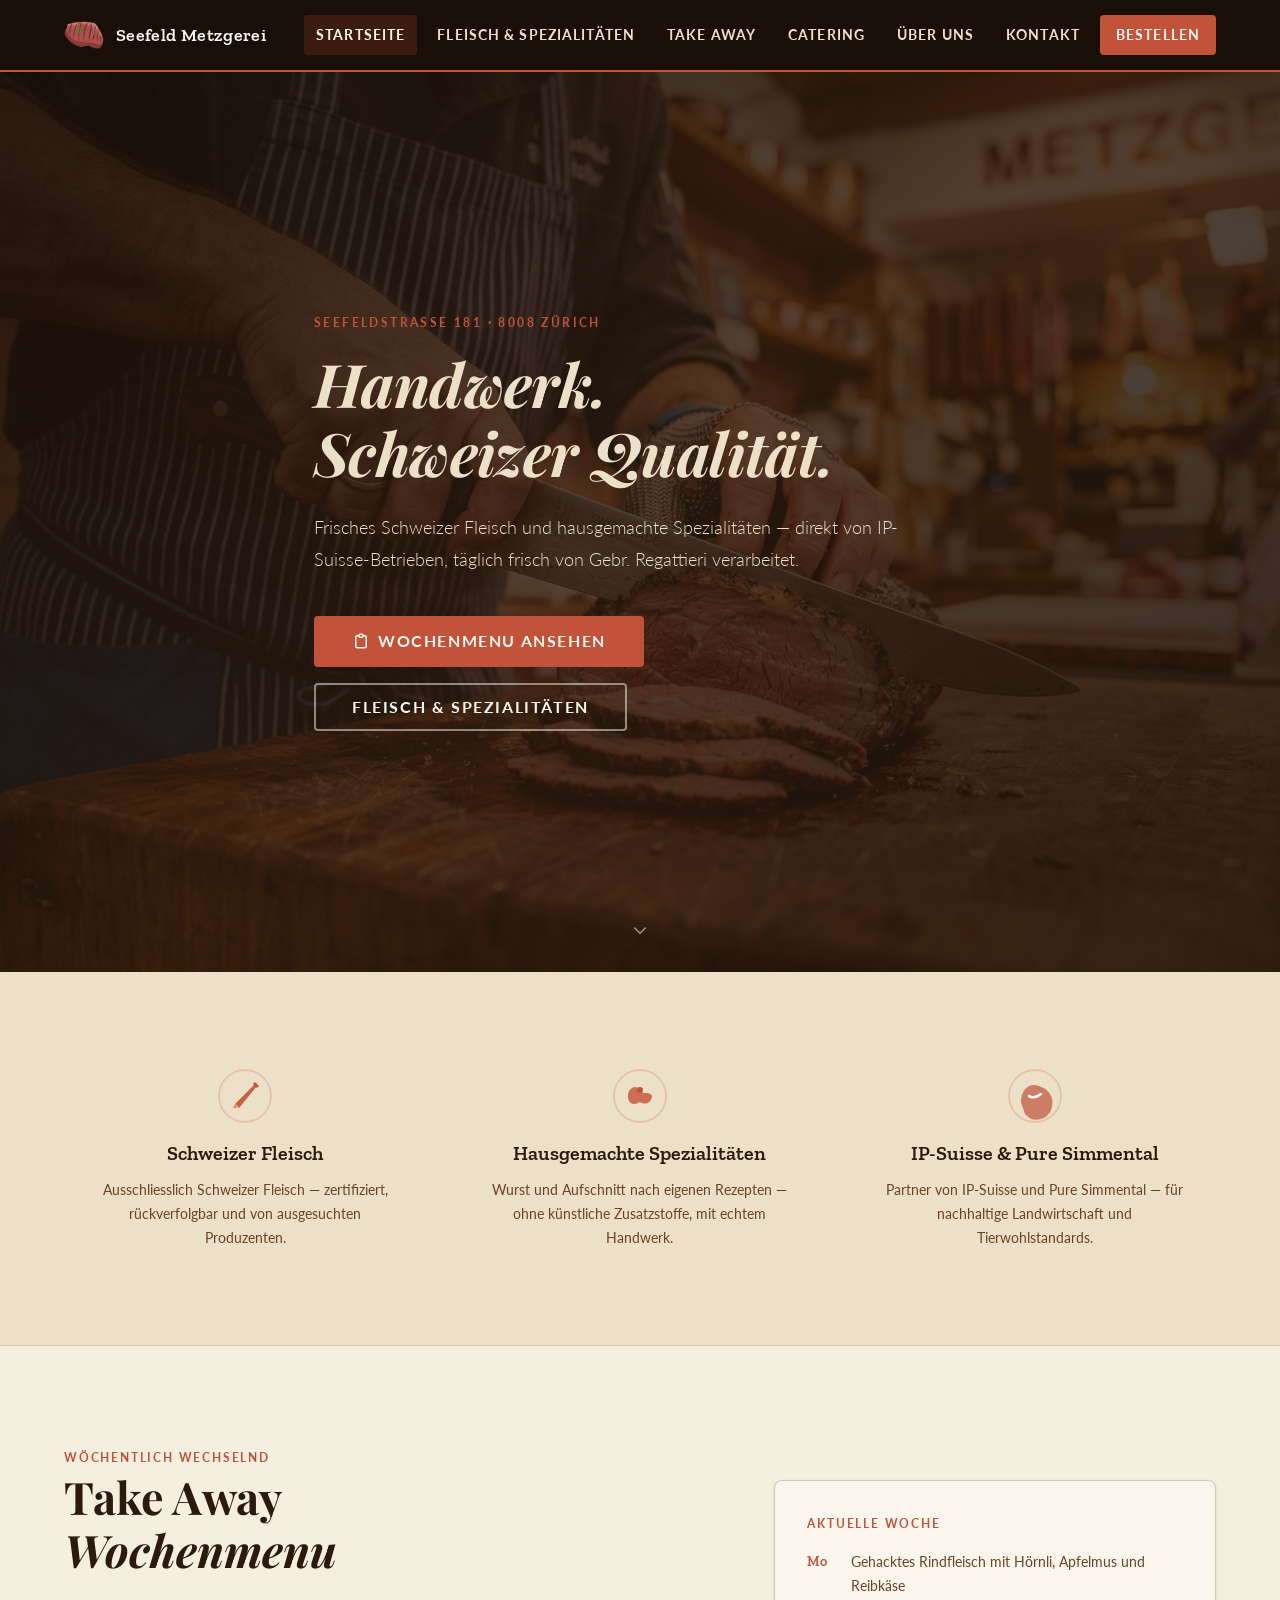
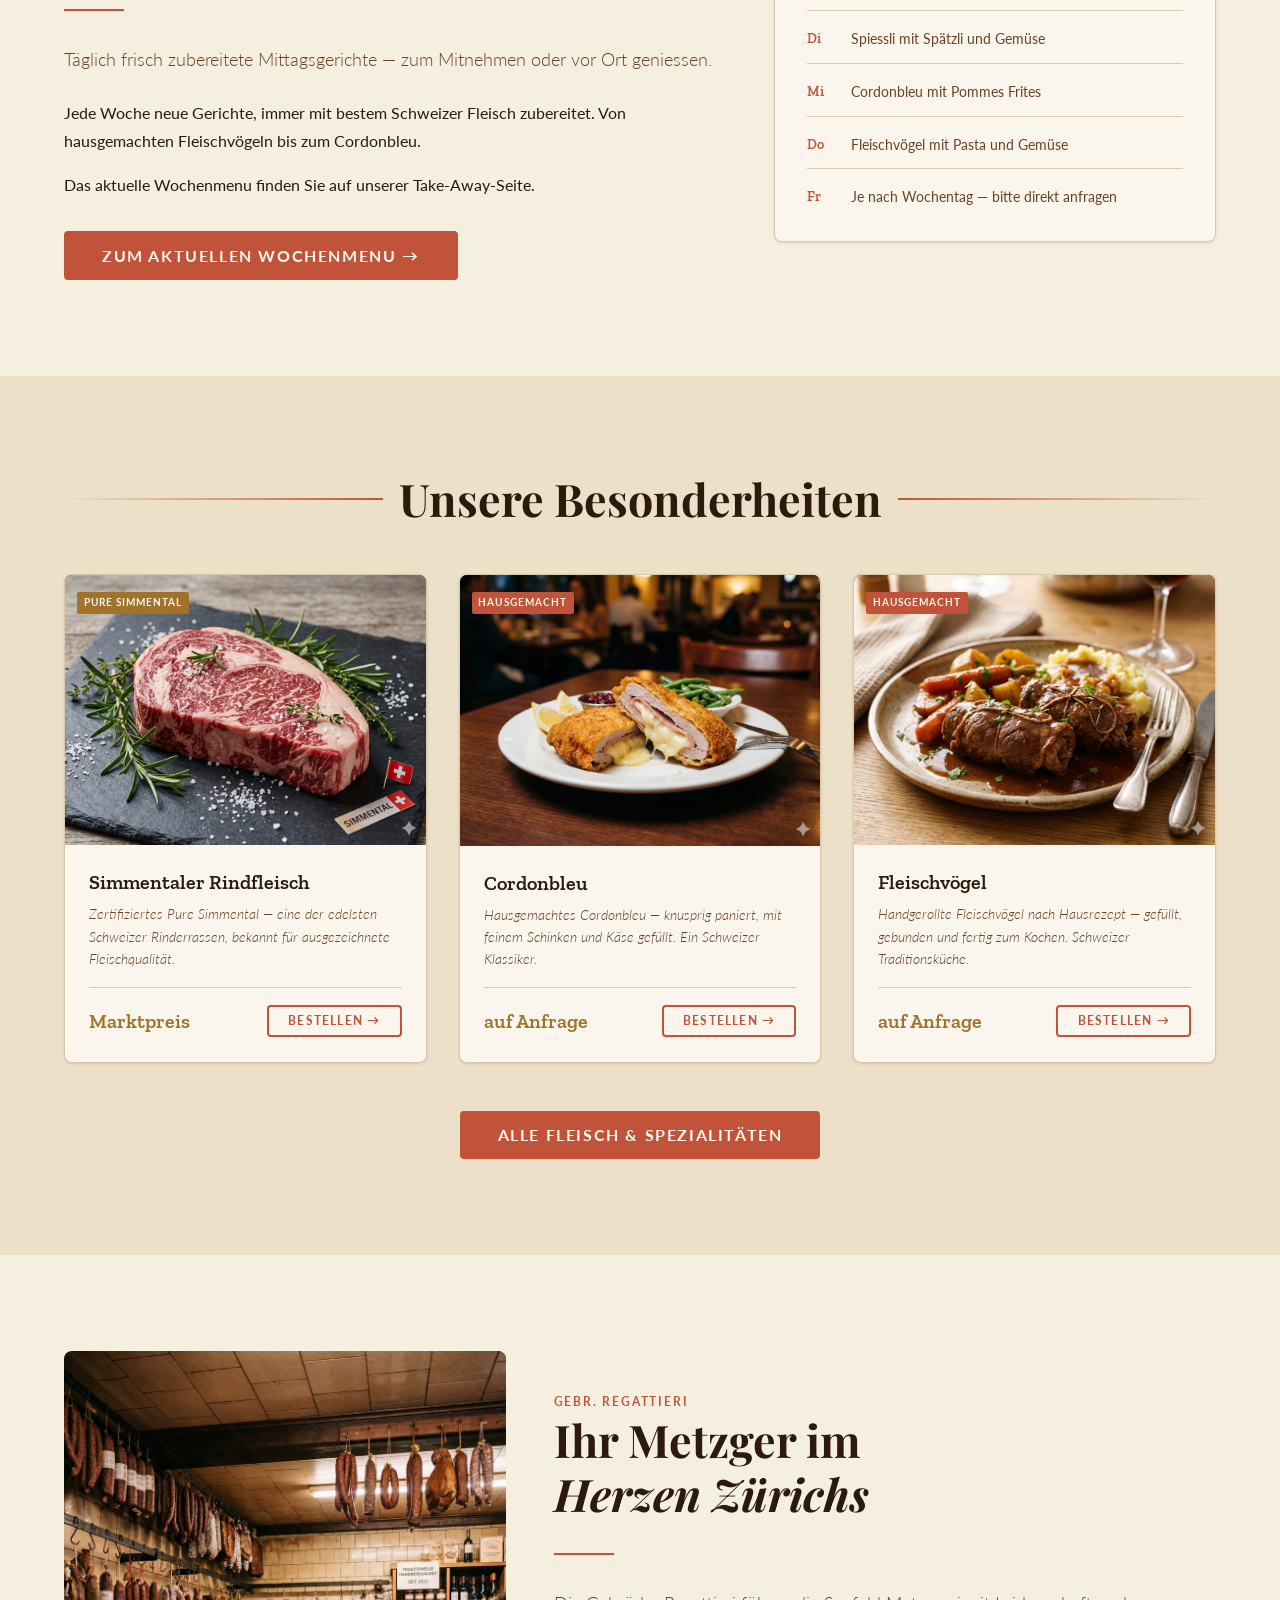
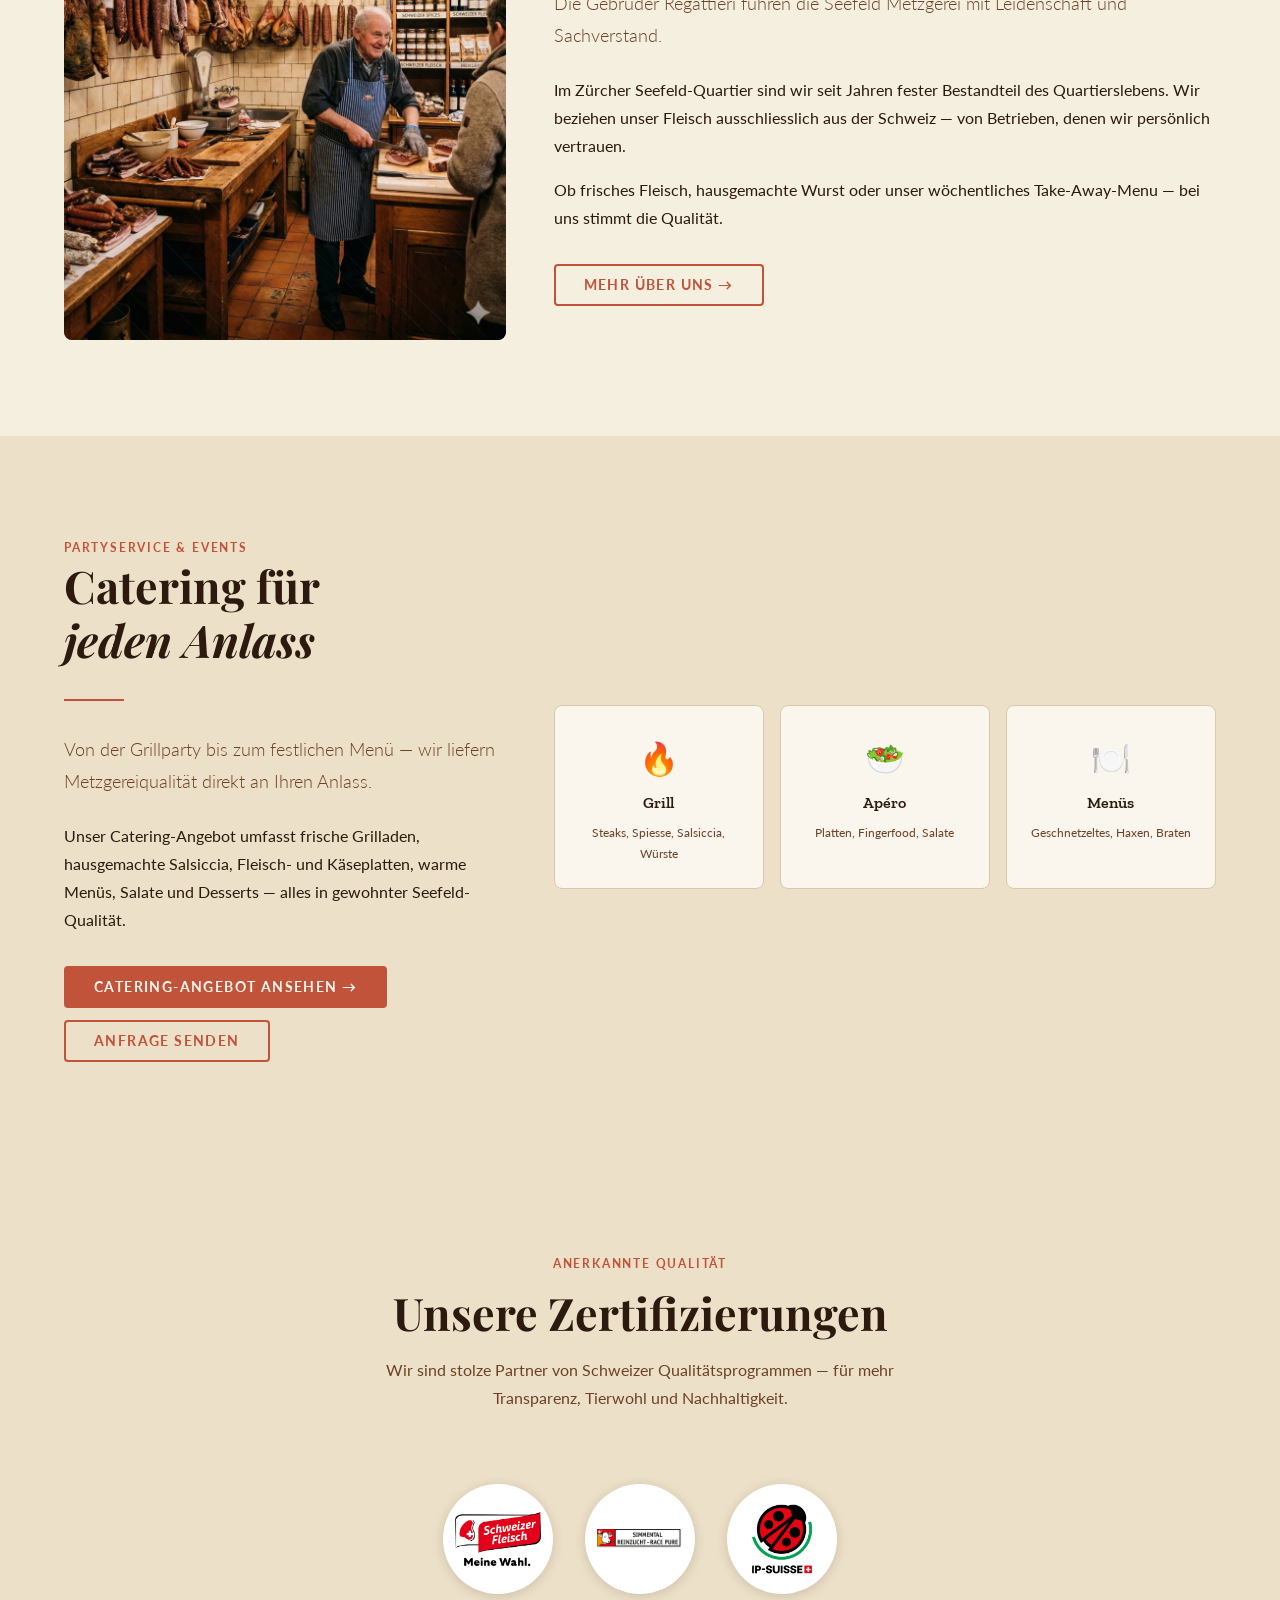
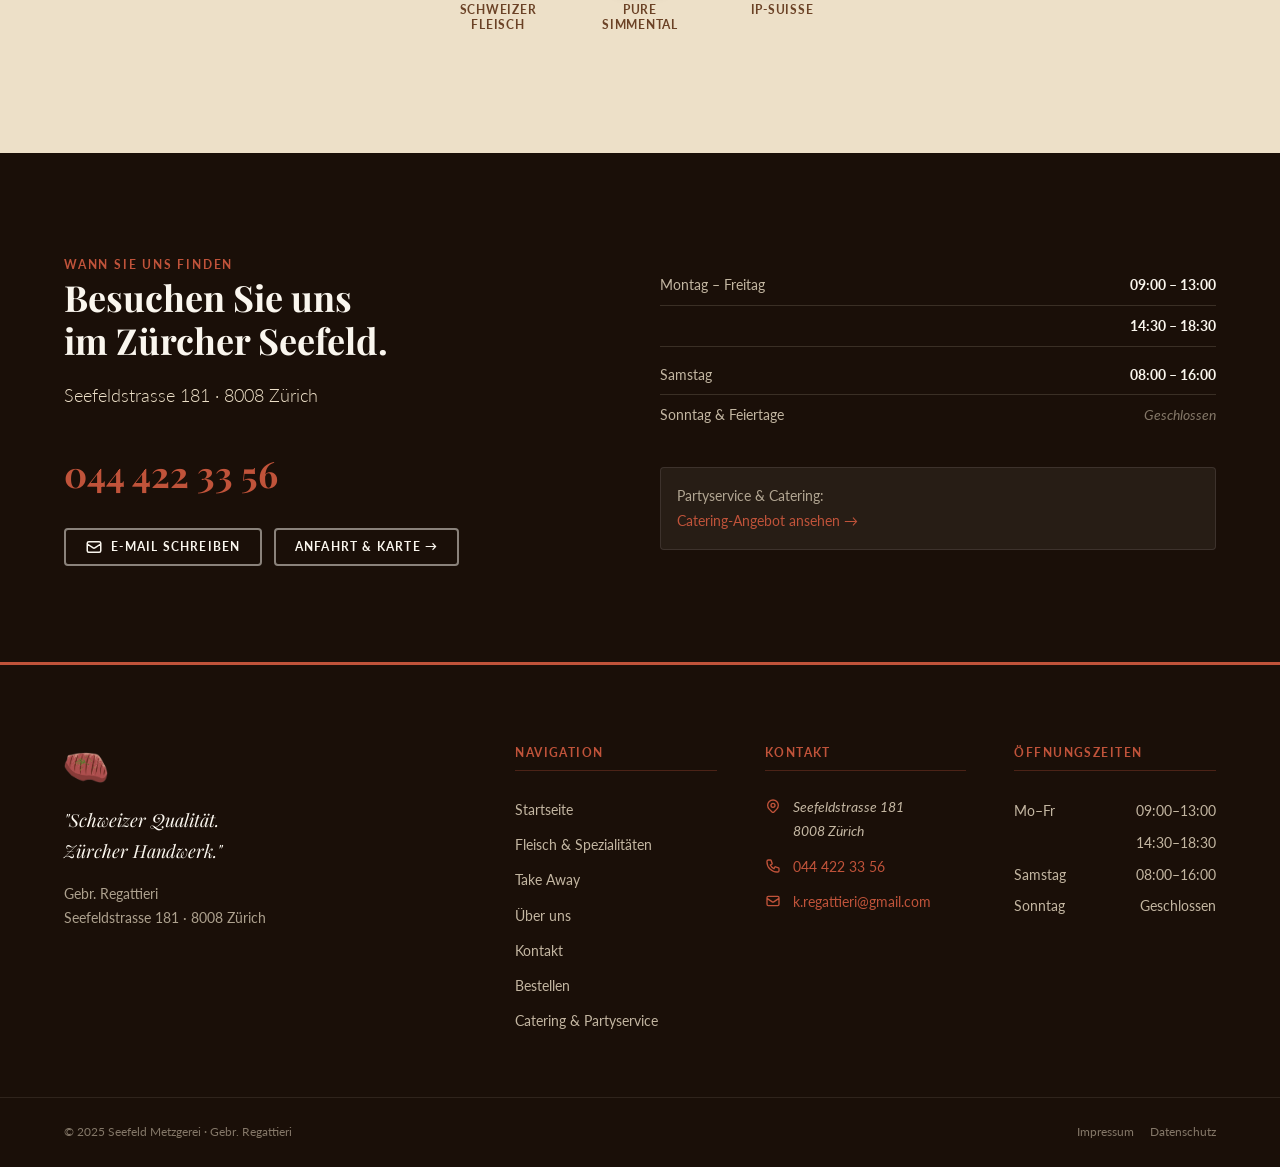
<file: index.html>
<!DOCTYPE html>
<html lang="de">
<head>
  <meta charset="UTF-8">
  <meta name="viewport" content="width=device-width, initial-scale=1.0">
  <meta name="description" content="Seefeld Metzgerei – Ihr Metzger im Herzen von Zürich Seefeld. Frisches Schweizer Fleisch, hausgemachte Spezialitäten und wöchentliches Take-Away-Menu.">
  <meta name="theme-color" content="#1A0F08">
  <title>Seefeld Metzgerei – Ihr Metzger in Zürich</title>
  <link rel="stylesheet" href="assets/css/base.css">
  <link rel="stylesheet" href="assets/css/layout.css">
  <link rel="stylesheet" href="assets/css/components.css">
</head>
<body>

  <!-- ══════════════════════════════════════════════════════
       NAVIGATION
  ══════════════════════════════════════════════════════ -->
  <nav class="site-nav" id="site-nav" role="navigation" aria-label="Hauptnavigation">
    <div class="nav__container">
      <a href="index.html" class="nav__logo" aria-label="Seefeld Metzgerei – Zurück zur Startseite">
        <img src="assets/img/logos/logo-main-transparent.png" alt="" class="nav__logo-icon" style="object-fit:contain;">
        <span class="nav__logo-text">Seefeld Metzgerei</span>
      </a>

      <button class="nav__hamburger" id="nav-hamburger"
              aria-label="Menü öffnen" aria-expanded="false" aria-controls="nav-menu">
        <span></span><span></span><span></span>
      </button>

      <ul class="nav__menu" id="nav-menu" role="list">
        <li><a href="index.html">Startseite</a></li>
        <li><a href="speisekarte.html">Fleisch & Spezialitäten</a></li>
        <li><a href="takeaway.html">Take Away</a></li>
        <li><a href="catering.html">Catering</a></li>
        <li><a href="ueber-uns.html">Über uns</a></li>
        <li><a href="kontakt.html">Kontakt</a></li>
        <li><a href="bestellung.html" class="nav__cta">Bestellen</a></li>
      </ul>
    </div>
  </nav>

  <main id="main-content">

    <!-- ══════════════════════════════════════════════════════
         HERO
    ══════════════════════════════════════════════════════ -->
    <section class="page-hero" style="background-image:url('assets/img/main-hero-index.jpg');background-size:cover;background-position:center;" aria-label="Willkommen">
      <div class="page-hero__overlay"></div>
      <div class="page-hero__content" style="text-align: left; max-width: 700px;">
        <span class="page-hero__overline">Seefeldstrasse 181 · 8008 Zürich</span>
        <h1><em>Handwerk.<br>Schweizer Qualität.</em></h1>
        <p class="lead">Frisches Schweizer Fleisch und hausgemachte Spezialitäten — direkt von IP-Suisse-Betrieben, täglich frisch von Gebr. Regattieri verarbeitet.</p>
        <div class="page-hero__cta-group">
          <a href="takeaway.html" class="btn btn--primary btn--lg">
            <svg viewBox="0 0 24 24" fill="none" stroke="currentColor" stroke-width="2" aria-hidden="true"><path d="M9 5H7a2 2 0 00-2 2v12a2 2 0 002 2h10a2 2 0 002-2V7a2 2 0 00-2-2h-2M9 5a2 2 0 002 2h2a2 2 0 002-2M9 5a2 2 0 012-2h2a2 2 0 012 2"/></svg>
            Wochenmenu ansehen
          </a>
          <a href="speisekarte.html" class="btn btn--ghost btn--lg">
            Fleisch &amp; Spezialitäten
          </a>
        </div>
      </div>
      <div class="scroll-indicator" aria-hidden="true">
        <svg viewBox="0 0 24 24" fill="none" stroke="currentColor" stroke-width="2"><path d="M19 9l-7 7-7-7"/></svg>
      </div>
    </section>

    <!-- ══════════════════════════════════════════════════════
         INTRO STRIP
    ══════════════════════════════════════════════════════ -->
    <section class="intro-strip" aria-labelledby="intro-heading">
      <div class="container">
        <h2 id="intro-heading" class="sr-only">Unsere Versprechen</h2>
        <div class="info-grid info-grid--3col">

          <div class="info-card">
            <svg class="info-card__icon" viewBox="0 0 56 56" fill="none" xmlns="http://www.w3.org/2000/svg" aria-hidden="true">
              <circle cx="28" cy="28" r="26" stroke="currentColor" stroke-width="2" opacity="0.2"/>
              <path d="M18 36 L38 16 L40 18 L22 40 Z" fill="currentColor" opacity="0.9"/>
              <path d="M38 14 L42 18 L40 20 L36 16 Z" fill="currentColor"/>
              <path d="M18 36 L20 40 L16 40 Z" fill="currentColor" opacity="0.6"/>
            </svg>
            <h3>Schweizer Fleisch</h3>
            <p>Ausschliesslich Schweizer Fleisch — zertifiziert, rückverfolgbar und von ausgesuchten Produzenten.</p>
          </div>

          <div class="info-card">
            <svg class="info-card__icon" viewBox="0 0 56 56" fill="none" xmlns="http://www.w3.org/2000/svg" aria-hidden="true">
              <circle cx="28" cy="28" r="26" stroke="currentColor" stroke-width="2" opacity="0.2"/>
              <path d="M16 28 C16 20 24 16 28 22 C32 28 36 22 40 28 C40 34 34 38 28 34 C22 38 16 36 16 28Z" fill="currentColor" opacity="0.8"/>
              <circle cx="28" cy="22" r="3" fill="currentColor"/>
            </svg>
            <h3>Hausgemachte Spezialitäten</h3>
            <p>Wurst und Aufschnitt nach eigenen Rezepten — ohne künstliche Zusatzstoffe, mit echtem Handwerk.</p>
          </div>

          <div class="info-card">
            <svg class="info-card__icon" viewBox="0 0 56 56" fill="none" xmlns="http://www.w3.org/2000/svg" aria-hidden="true">
              <circle cx="28" cy="28" r="26" stroke="currentColor" stroke-width="2" opacity="0.2"/>
              <path d="M14 34 C14 22 22 14 32 18 C44 22 48 32 44 42 C40 52 26 56 18 46 Z" fill="currentColor" opacity="0.7"/>
              <path d="M22 28 C22 28 26 32 34 26" stroke="white" stroke-width="2.5" stroke-linecap="round"/>
            </svg>
            <h3>IP-Suisse &amp; Pure Simmental</h3>
            <p>Partner von IP-Suisse und Pure Simmental — für nachhaltige Landwirtschaft und Tierwohlstandards.</p>
          </div>

        </div>
      </div>
    </section>

    <!-- ══════════════════════════════════════════════════════
         TAKE AWAY HIGHLIGHT
    ══════════════════════════════════════════════════════ -->
    <section class="section" aria-labelledby="takeaway-heading">
      <div class="container">
        <div class="split split--60-40">
          <div>
            <span class="overline">Wöchentlich wechselnd</span>
            <h2 id="takeaway-heading" style="margin-bottom:var(--space-6);">Take Away<br><em>Wochenmenu</em></h2>
            <hr class="accent accent--left" style="margin-bottom:var(--space-8);">
            <p class="lead" style="margin-bottom:var(--space-6);">Täglich frisch zubereitete Mittagsgerichte — zum Mitnehmen oder vor Ort geniessen.</p>
            <p style="margin-bottom:var(--space-4);">Jede Woche neue Gerichte, immer mit bestem Schweizer Fleisch zubereitet. Von hausgemachten Fleischvögeln bis zum Cordonbleu.</p>
            <p style="margin-bottom:var(--space-8);">Das aktuelle Wochenmenu finden Sie auf unserer Take-Away-Seite.</p>
            <a href="takeaway.html" class="btn btn--primary btn--lg">Zum aktuellen Wochenmenu →</a>
          </div>

          <!-- Current week preview -->
          <div style="background:var(--color-bone);border:1px solid var(--color-border);border-radius:var(--radius-md);padding:var(--space-8);box-shadow:var(--shadow-sm);">
            <p class="overline" style="margin-bottom:var(--space-4);">Aktuelle Woche</p>
            <ul style="list-style:none;display:flex;flex-direction:column;gap:var(--space-4);">
              <li style="display:flex;gap:var(--space-3);align-items:flex-start;padding-bottom:var(--space-3);border-bottom:1px solid var(--color-border);">
                <span style="font-family:var(--font-slab);font-size:var(--text-sm);font-weight:600;color:var(--color-terracotta);flex-shrink:0;min-width:32px;">Mo</span>
                <span style="font-size:var(--text-sm);color:var(--color-mocha);">Gehacktes Rindfleisch mit Hörnli, Apfelmus und Reibkäse</span>
              </li>
              <li style="display:flex;gap:var(--space-3);align-items:flex-start;padding-bottom:var(--space-3);border-bottom:1px solid var(--color-border);">
                <span style="font-family:var(--font-slab);font-size:var(--text-sm);font-weight:600;color:var(--color-terracotta);flex-shrink:0;min-width:32px;">Di</span>
                <span style="font-size:var(--text-sm);color:var(--color-mocha);">Spiessli mit Spätzli und Gemüse</span>
              </li>
              <li style="display:flex;gap:var(--space-3);align-items:flex-start;padding-bottom:var(--space-3);border-bottom:1px solid var(--color-border);">
                <span style="font-family:var(--font-slab);font-size:var(--text-sm);font-weight:600;color:var(--color-terracotta);flex-shrink:0;min-width:32px;">Mi</span>
                <span style="font-size:var(--text-sm);color:var(--color-mocha);">Cordonbleu mit Pommes Frites</span>
              </li>
              <li style="display:flex;gap:var(--space-3);align-items:flex-start;padding-bottom:var(--space-3);border-bottom:1px solid var(--color-border);">
                <span style="font-family:var(--font-slab);font-size:var(--text-sm);font-weight:600;color:var(--color-terracotta);flex-shrink:0;min-width:32px;">Do</span>
                <span style="font-size:var(--text-sm);color:var(--color-mocha);">Fleischvögel mit Pasta und Gemüse</span>
              </li>
              <li style="display:flex;gap:var(--space-3);align-items:flex-start;">
                <span style="font-family:var(--font-slab);font-size:var(--text-sm);font-weight:600;color:var(--color-terracotta);flex-shrink:0;min-width:32px;">Fr</span>
                <span style="font-size:var(--text-sm);color:var(--color-mocha);">Je nach Wochentag — bitte direkt anfragen</span>
              </li>
            </ul>
          </div>
        </div>
      </div>
    </section>

    <!-- ══════════════════════════════════════════════════════
         FEATURED PRODUCTS
    ══════════════════════════════════════════════════════ -->
    <section class="section section--parchment" aria-labelledby="produkte-heading">
      <div class="container">
        <h2 id="produkte-heading" class="section-title">Unsere Besonderheiten</h2>

        <div class="product-grid">

          <!-- Card 1: Pure Simmental Beef -->
          <article class="product-card">
            <div class="product-card__image">
              <img src="assets/img/featured-simmentaler.jpg" alt="Simmentaler Rindfleisch" style="position:absolute;inset:0;width:100%;height:100%;object-fit:cover;">
              <span class="product-card__badge"><span class="badge badge--gold">Pure Simmental</span></span>
              <svg class="product-card__icon" viewBox="0 0 64 64" fill="none" xmlns="http://www.w3.org/2000/svg" aria-hidden="true">
                <path d="M10 34 L32 12 L54 34 L46 52 L18 52 Z" fill="currentColor"/>
                <path d="M32 12 L38 32 L46 52" stroke="currentColor" stroke-width="2" opacity="0.4"/>
              </svg>
            </div>
            <div class="product-card__body">
              <h3 class="product-card__name">Simmentaler Rindfleisch</h3>
              <p class="product-card__desc">Zertifiziertes Pure Simmental — eine der edelsten Schweizer Rinderrassen, bekannt für ausgezeichnete Fleischqualität.</p>
              <div class="product-card__footer">
                <div class="product-card__price">Marktpreis</div>
                <a href="bestellung.html?produkt=Simmentaler+Rindfleisch" class="btn btn--outline btn--sm">Bestellen →</a>
              </div>
            </div>
          </article>

          <!-- Card 2: Cordonbleu -->
          <article class="product-card">
            <div class="product-card__image">
              <img src="assets/img/featured-cordonbleu.jpg" alt="Cordonbleu" style="position:absolute;inset:0;width:100%;height:100%;object-fit:cover;">
              <span class="product-card__badge"><span class="badge badge--terracotta">Hausgemacht</span></span>
              <svg class="product-card__icon" viewBox="0 0 64 64" fill="none" xmlns="http://www.w3.org/2000/svg" aria-hidden="true">
                <rect x="12" y="20" width="40" height="24" rx="4" fill="currentColor"/>
                <rect x="12" y="20" width="40" height="8" rx="4" fill="currentColor" opacity="0.5"/>
              </svg>
            </div>
            <div class="product-card__body">
              <h3 class="product-card__name">Cordonbleu</h3>
              <p class="product-card__desc">Hausgemachtes Cordonbleu — knusprig paniert, mit feinem Schinken und Käse gefüllt. Ein Schweizer Klassiker.</p>
              <div class="product-card__footer">
                <div class="product-card__price">auf Anfrage</div>
                <a href="bestellung.html?produkt=Cordonbleu" class="btn btn--outline btn--sm">Bestellen →</a>
              </div>
            </div>
          </article>

          <!-- Card 3: Fleischvögel -->
          <article class="product-card">
            <div class="product-card__image">
              <img src="assets/img/featured-fleischvogel.jpg" alt="Fleischvögel" style="position:absolute;inset:0;width:100%;height:100%;object-fit:cover;">
              <span class="product-card__badge"><span class="badge badge--terracotta">Hausgemacht</span></span>
              <svg class="product-card__icon" viewBox="0 0 64 64" fill="none" xmlns="http://www.w3.org/2000/svg" aria-hidden="true">
                <path d="M14 34 C14 24 20 16 30 20 C40 24 46 34 44 44 C42 52 32 56 24 50 C16 44 14 38 14 34Z" fill="currentColor"/>
              </svg>
            </div>
            <div class="product-card__body">
              <h3 class="product-card__name">Fleischvögel</h3>
              <p class="product-card__desc">Handgerollte Fleischvögel nach Hausrezept — gefüllt, gebunden und fertig zum Kochen. Schweizer Traditionsküche.</p>
              <div class="product-card__footer">
                <div class="product-card__price">auf Anfrage</div>
                <a href="bestellung.html?produkt=Fleischvögel" class="btn btn--outline btn--sm">Bestellen →</a>
              </div>
            </div>
          </article>

        </div>

        <div style="text-align: center; margin-top: var(--space-12);">
          <a href="speisekarte.html" class="btn btn--primary btn--lg">Alle Fleisch &amp; Spezialitäten</a>
        </div>
      </div>
    </section>

    <!-- ══════════════════════════════════════════════════════
         ABOUT TEASER
    ══════════════════════════════════════════════════════ -->
    <section class="section" aria-labelledby="about-teaser-heading">
      <div class="container">
        <div class="split split--40-60">

          <div class="img-placeholder img-placeholder--hero" style="min-height: 460px;" role="img" aria-label="Die Seefeld Metzgerei">
            <img src="assets/img/splitsection-shop-interior.jpg" alt="Seefeld Metzgerei Zürich" style="width:100%;height:100%;object-fit:cover;border-radius:var(--radius-md);">
          </div>

          <div>
            <span class="overline">Gebr. Regattieri</span>
            <h2 id="about-teaser-heading" style="margin-bottom: var(--space-6);">Ihr Metzger im<br><em>Herzen Zürichs</em></h2>
            <hr class="accent accent--left" style="margin-bottom: var(--space-8);">
            <p class="lead" style="margin-bottom: var(--space-6);">Die Gebrüder Regattieri führen die Seefeld Metzgerei mit Leidenschaft und Sachverstand.</p>
            <p style="margin-bottom: var(--space-4);">Im Zürcher Seefeld-Quartier sind wir seit Jahren fester Bestandteil des Quartierslebens. Wir beziehen unser Fleisch ausschliesslich aus der Schweiz — von Betrieben, denen wir persönlich vertrauen.</p>
            <p style="margin-bottom: var(--space-8);">Ob frisches Fleisch, hausgemachte Wurst oder unser wöchentliches Take-Away-Menu — bei uns stimmt die Qualität.</p>
            <a href="ueber-uns.html" class="btn btn--outline">Mehr über uns →</a>
          </div>

        </div>
      </div>
    </section>

    <!-- ══════════════════════════════════════════════════════
         CATERING TEASER
    ══════════════════════════════════════════════════════ -->
    <section class="section section--parchment" aria-labelledby="catering-teaser-heading">
      <div class="container">
        <div class="split split--40-60" style="align-items:center;">

          <div>
            <span class="overline">Partyservice &amp; Events</span>
            <h2 id="catering-teaser-heading" style="margin-bottom:var(--space-6);">Catering für<br><em>jeden Anlass</em></h2>
            <hr class="accent accent--left" style="margin-bottom:var(--space-8);">
            <p class="lead" style="margin-bottom:var(--space-6);">Von der Grillparty bis zum festlichen Menü — wir liefern Metzgereiqualität direkt an Ihren Anlass.</p>
            <p style="margin-bottom:var(--space-4);">Unser Catering-Angebot umfasst frische Grilladen, hausgemachte Salsiccia, Fleisch- und Käseplatten, warme Menüs, Salate und Desserts — alles in gewohnter Seefeld-Qualität.</p>
            <div style="display:flex;flex-wrap:wrap;gap:var(--space-3);margin-top:var(--space-8);">
              <a href="catering.html" class="btn btn--primary">Catering-Angebot ansehen →</a>
              <a href="catering-bestellung.html" class="btn btn--outline">Anfrage senden</a>
            </div>
          </div>

          <div class="info-grid info-grid--3col" style="gap:var(--space-4);">
            <div style="background:var(--color-bone);border:1px solid var(--color-border);border-radius:var(--radius-md);padding:var(--space-6);text-align:center;">
              <div style="font-family:var(--font-display);font-size:2rem;font-weight:700;color:var(--color-terracotta);margin-bottom:var(--space-2);">🔥</div>
              <h4 style="font-size:var(--text-base);margin-bottom:var(--space-2);">Grill</h4>
              <p style="font-size:var(--text-xs);color:var(--color-mocha);">Steaks, Spiesse, Salsiccia, Würste</p>
            </div>
            <div style="background:var(--color-bone);border:1px solid var(--color-border);border-radius:var(--radius-md);padding:var(--space-6);text-align:center;">
              <div style="font-family:var(--font-display);font-size:2rem;font-weight:700;color:var(--color-terracotta);margin-bottom:var(--space-2);">🥗</div>
              <h4 style="font-size:var(--text-base);margin-bottom:var(--space-2);">Apéro</h4>
              <p style="font-size:var(--text-xs);color:var(--color-mocha);">Platten, Fingerfood, Salate</p>
            </div>
            <div style="background:var(--color-bone);border:1px solid var(--color-border);border-radius:var(--radius-md);padding:var(--space-6);text-align:center;">
              <div style="font-family:var(--font-display);font-size:2rem;font-weight:700;color:var(--color-terracotta);margin-bottom:var(--space-2);">🍽️</div>
              <h4 style="font-size:var(--text-base);margin-bottom:var(--space-2);">Menüs</h4>
              <p style="font-size:var(--text-xs);color:var(--color-mocha);">Geschnetzeltes, Haxen, Braten</p>
            </div>
          </div>

        </div>
      </div>
    </section>

    <!-- ══════════════════════════════════════════════════════
         CERTIFICATIONS
    ══════════════════════════════════════════════════════ -->
    <section class="section section--parchment" aria-labelledby="certs-heading">
      <div class="container" style="text-align:center;">
        <span class="overline" style="display:block;margin-bottom:var(--space-3);">Anerkannte Qualität</span>
        <h2 id="certs-heading" style="margin-bottom:var(--space-4);">Unsere Zertifizierungen</h2>
        <p style="max-width:560px;margin-inline:auto;margin-bottom:var(--space-12);color:var(--color-mocha);">Wir sind stolze Partner von Schweizer Qualitätsprogrammen — für mehr Transparenz, Tierwohl und Nachhaltigkeit.</p>

        <div class="award-strip">

          <div class="award-badge">
            <div class="award-badge__seal award-badge__seal--logo">
              <img src="assets/img/logos/logo-schweizer-fleisch.png" alt="Schweizer Fleisch">
            </div>
            <span class="award-badge__label">Schweizer Fleisch</span>
          </div>

          <div class="award-badge">
            <div class="award-badge__seal award-badge__seal--logo">
              <img src="assets/img/logos/logo-pure-simmental.png" alt="Pure Simmental">
            </div>
            <span class="award-badge__label">Pure Simmental</span>
          </div>

          <div class="award-badge">
            <div class="award-badge__seal award-badge__seal--logo">
              <img src="assets/img/logos/logo-ip-suisse.png" alt="IP-Suisse">
            </div>
            <span class="award-badge__label">IP-Suisse</span>
          </div>

        </div>
      </div>
    </section>

    <!-- ══════════════════════════════════════════════════════
         ÖFFNUNGSZEITEN STRIP
    ══════════════════════════════════════════════════════ -->
    <section class="section section--dark" aria-labelledby="hours-heading">
      <div class="container">
        <div class="hours-strip">

          <div class="hours-strip__cta">
            <span class="overline" style="color: var(--color-terracotta);">Wann Sie uns finden</span>
            <h2 id="hours-heading">Besuchen Sie uns<br>im Zürcher Seefeld.</h2>
            <p class="lead">Seefeldstrasse 181 · 8008 Zürich</p>
            <a href="tel:+41444223356" class="hours-strip__phone">044 422 33 56</a>
            <div style="display:flex;flex-wrap:wrap;gap:var(--space-3);">
              <a href="mailto:k.regattieri@gmail.com" class="btn btn--ghost btn--sm">
                <svg viewBox="0 0 24 24" fill="none" stroke="currentColor" stroke-width="2" aria-hidden="true"><path d="M3 8l7.89 5.26a2 2 0 002.22 0L21 8M5 19h14a2 2 0 002-2V7a2 2 0 00-2-2H5a2 2 0 00-2 2v10a2 2 0 002 2z"/></svg>
                E-Mail schreiben
              </a>
              <a href="kontakt.html" class="btn btn--ghost btn--sm">Anfahrt &amp; Karte →</a>
            </div>
          </div>

          <div>
            <div class="hours-strip__table" aria-label="Öffnungszeiten">
              <div class="hours-strip__row">
                <span class="day">Montag – Freitag</span>
                <span class="time">09:00 – 13:00</span>
              </div>
              <div class="hours-strip__row">
                <span class="day"></span>
                <span class="time">14:30 – 18:30</span>
              </div>
              <div class="hours-strip__row" style="margin-top:var(--space-2);">
                <span class="day">Samstag</span>
                <span class="time">08:00 – 16:00</span>
              </div>
              <div class="hours-strip__row">
                <span class="day">Sonntag &amp; Feiertage</span>
                <span class="closed">Geschlossen</span>
              </div>
            </div>

            <div style="margin-top:var(--space-8);padding:var(--space-4);background:rgba(250,246,238,0.06);border-radius:var(--radius-sm);border:1px solid rgba(250,246,238,0.1);">
              <p style="font-size:var(--text-sm);color:rgba(237,224,200,0.7);margin:0;">
                Partyservice &amp; Catering:<br>
                <a href="catering.html" style="color:var(--color-terracotta);">Catering-Angebot ansehen →</a>
              </p>
            </div>
          </div>

        </div>
      </div>
    </section>

  </main>

  <!-- ══════════════════════════════════════════════════════
       FOOTER
  ══════════════════════════════════════════════════════ -->
  <footer class="site-footer" role="contentinfo">
    <div class="container">
      <div class="footer__grid">

        <div class="footer__brand">
          <img src="assets/img/logos/logo-main-transparent.png" alt="" class="nav__logo-icon" style="object-fit:contain;">
          <p class="footer__tagline">"Schweizer Qualität.<br>Zürcher Handwerk."</p>
          <p>Gebr. Regattieri<br>Seefeldstrasse 181 · 8008 Zürich</p>
        </div>

        <div class="footer__col">
          <h4>Navigation</h4>
          <ul>
            <li><a href="index.html">Startseite</a></li>
            <li><a href="speisekarte.html">Fleisch &amp; Spezialitäten</a></li>
            <li><a href="takeaway.html">Take Away</a></li>
            <li><a href="ueber-uns.html">Über uns</a></li>
            <li><a href="kontakt.html">Kontakt</a></li>
            <li><a href="bestellung.html">Bestellen</a></li>
            <li><a href="catering.html">Catering &amp; Partyservice</a></li>
          </ul>
        </div>

        <div class="footer__col">
          <h4>Kontakt</h4>
          <div class="footer__contact-item">
            <svg viewBox="0 0 24 24" fill="none" stroke="currentColor" stroke-width="2" aria-hidden="true"><path d="M17.657 16.657L13.414 20.9a1.998 1.998 0 01-2.827 0l-4.244-4.243a8 8 0 1111.314 0z"/><path d="M15 11a3 3 0 11-6 0 3 3 0 016 0z"/></svg>
            <address>Seefeldstrasse 181<br>8008 Zürich</address>
          </div>
          <div class="footer__contact-item">
            <svg viewBox="0 0 24 24" fill="none" stroke="currentColor" stroke-width="2" aria-hidden="true"><path d="M3 5a2 2 0 012-2h3.28a1 1 0 01.948.684l1.498 4.493a1 1 0 01-.502 1.21l-2.257 1.13a11.042 11.042 0 005.516 5.516l1.13-2.257a1 1 0 011.21-.502l4.493 1.498a1 1 0 01.684.949V19a2 2 0 01-2 2h-1C9.716 21 3 14.284 3 6V5z"/></svg>
            <a href="tel:+41444223356">044 422 33 56</a>
          </div>
          <div class="footer__contact-item">
            <svg viewBox="0 0 24 24" fill="none" stroke="currentColor" stroke-width="2" aria-hidden="true"><path d="M3 8l7.89 5.26a2 2 0 002.22 0L21 8M5 19h14a2 2 0 002-2V7a2 2 0 00-2-2H5a2 2 0 00-2 2v10a2 2 0 002 2z"/></svg>
            <a href="mailto:k.regattieri@gmail.com">k.regattieri@gmail.com</a>
          </div>
        </div>

        <div class="footer__col">
          <h4>Öffnungszeiten</h4>
          <div class="footer__hours-row"><span>Mo–Fr</span><span>09:00–13:00</span></div>
          <div class="footer__hours-row"><span></span><span>14:30–18:30</span></div>
          <div class="footer__hours-row"><span>Samstag</span><span>08:00–16:00</span></div>
          <div class="footer__hours-row"><span>Sonntag</span><span>Geschlossen</span></div>
        </div>

      </div>
    </div>

    <div class="footer__bottom">
      <div class="container" style="display:flex;flex-wrap:wrap;justify-content:space-between;align-items:center;gap:var(--space-4);">
        <span>&copy; 2025 Seefeld Metzgerei · Gebr. Regattieri</span>
        <div class="footer__legal-links">
          <a href="impressum.html">Impressum</a>
          <a href="datenschutz.html">Datenschutz</a>
        </div>
      </div>
    </div>
  </footer>

  <script src="assets/js/nav.js"></script>
</body>
</html>
</file>
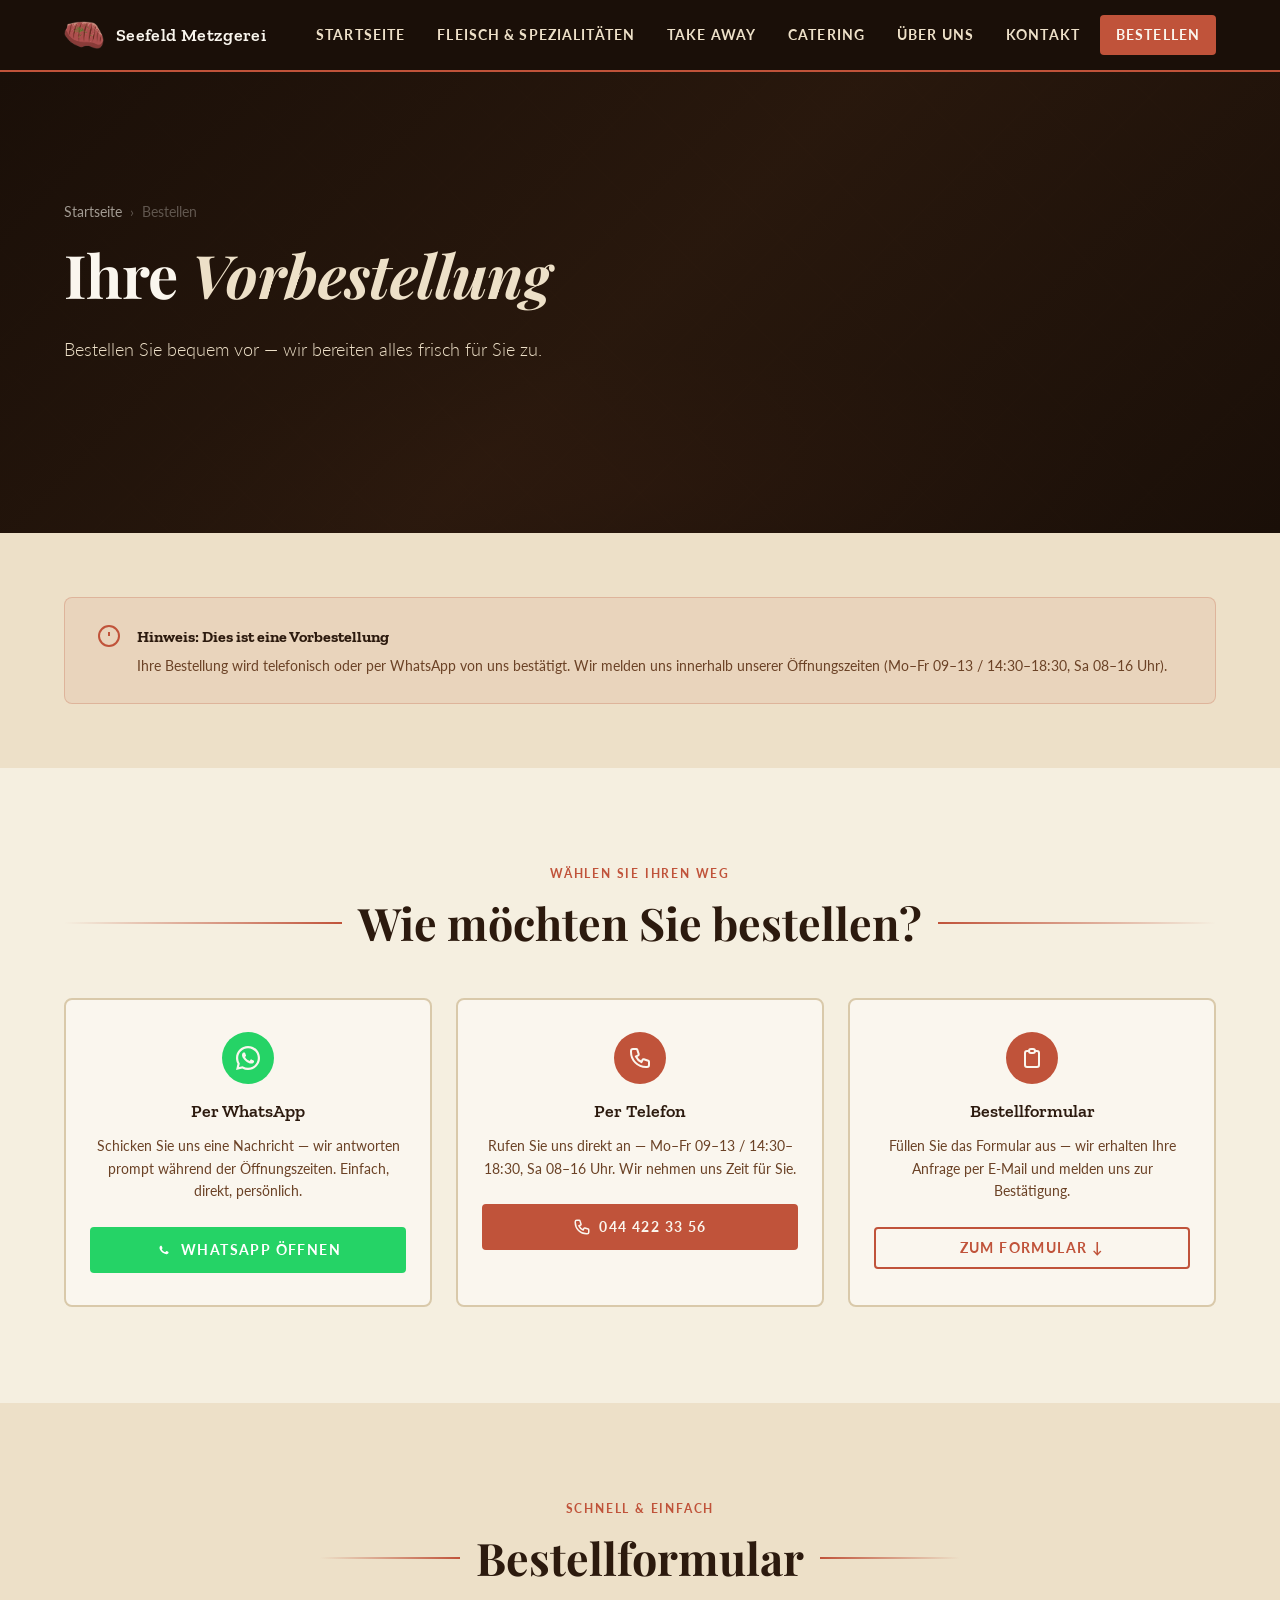
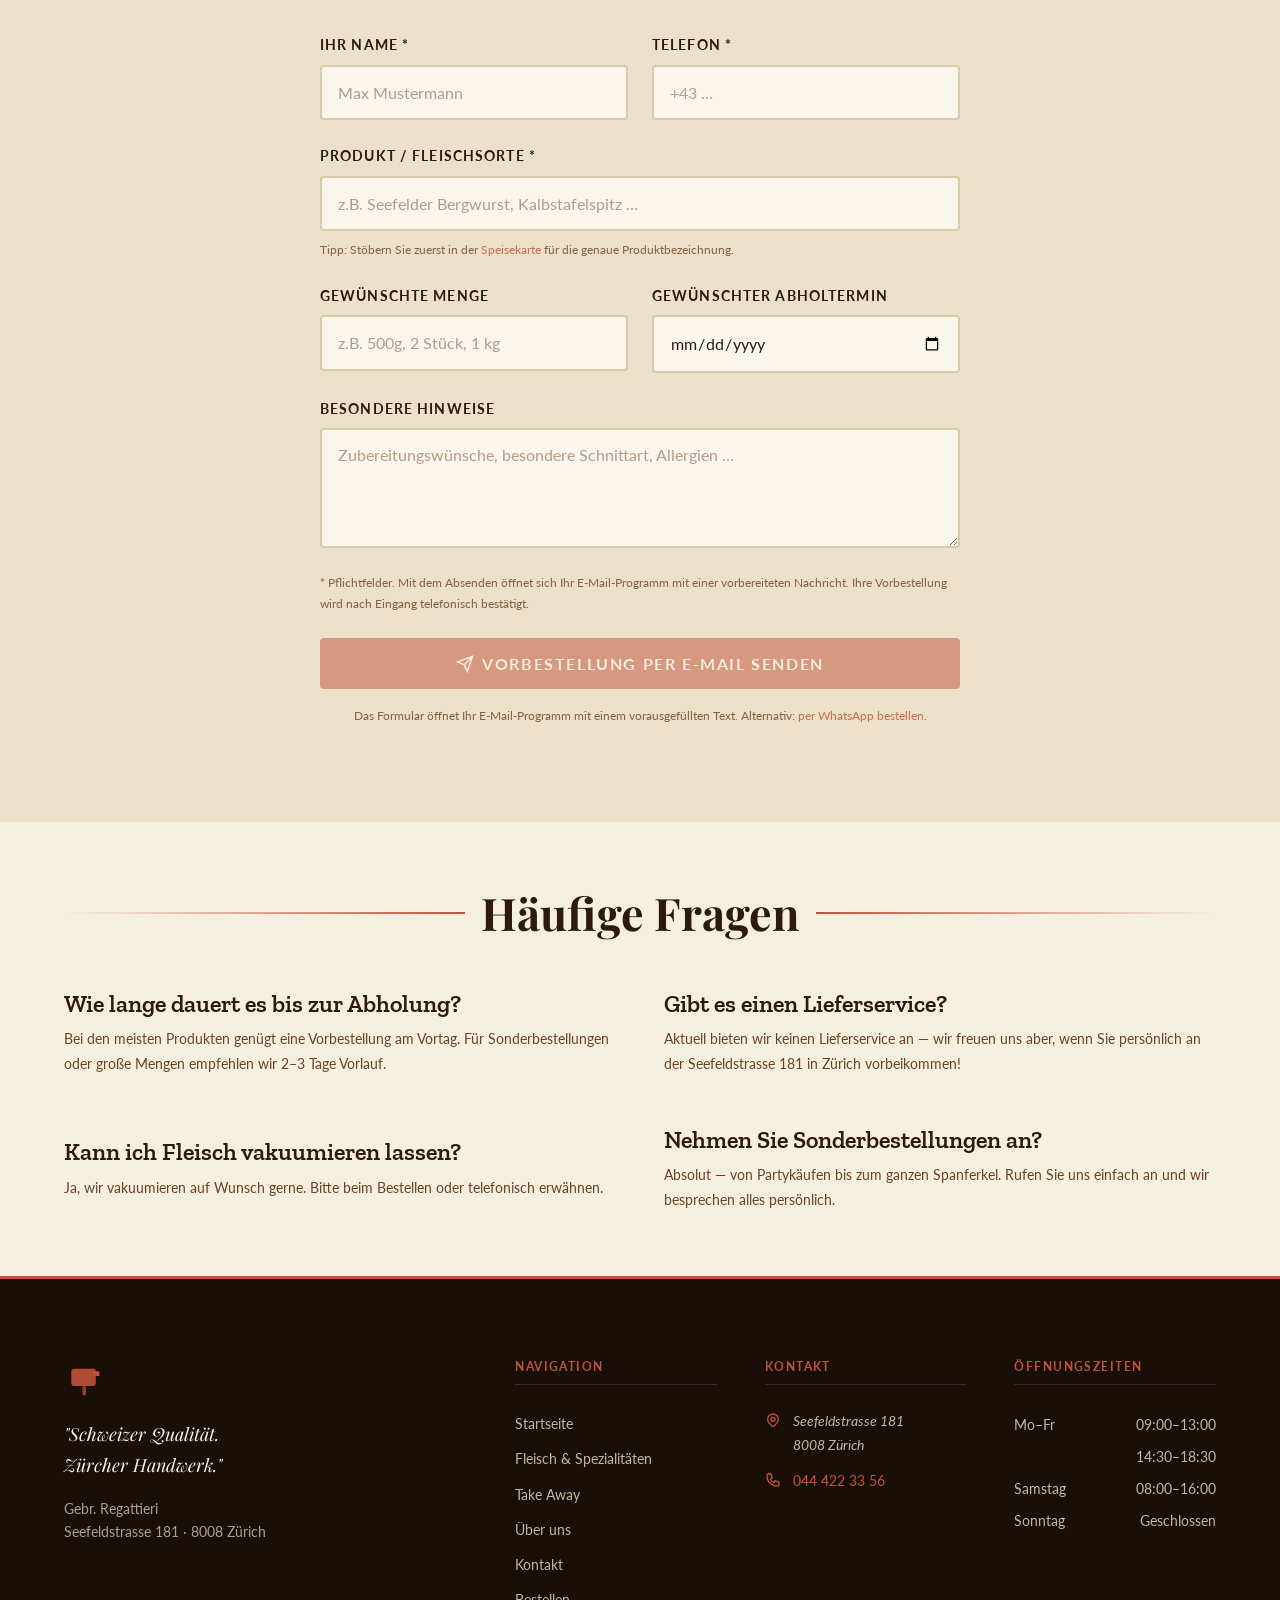
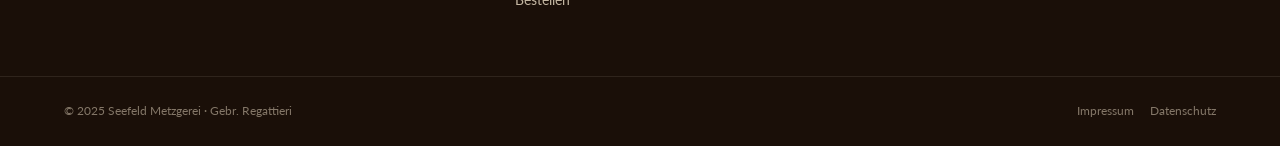
<file: bestellung.html>
<!DOCTYPE html>
<html lang="de">
<head>
  <meta charset="UTF-8">
  <meta name="viewport" content="width=device-width, initial-scale=1.0">
  <meta name="description" content="Vorbestellung bei der Seefeld Metzgerei – per WhatsApp, Telefon oder Bestellformular. Wir bereiten alles frisch für Sie vor.">
  <title>Vorbestellen – Seefeld Metzgerei</title>
  <link rel="stylesheet" href="assets/css/base.css">
  <link rel="stylesheet" href="assets/css/layout.css">
  <link rel="stylesheet" href="assets/css/components.css">
</head>
<body>

  <!-- NAVIGATION -->
  <nav class="site-nav" id="site-nav" role="navigation" aria-label="Hauptnavigation">
    <div class="nav__container">
      <a href="index.html" class="nav__logo" aria-label="Seefeld Metzgerei – Zurück zur Startseite">
        <img src="assets/img/logos/logo-main-transparent.png" alt="" class="nav__logo-icon" style="object-fit:contain;">
        <span class="nav__logo-text">Seefeld Metzgerei</span>
      </a>
      <button class="nav__hamburger" id="nav-hamburger" aria-label="Menü öffnen" aria-expanded="false" aria-controls="nav-menu">
        <span></span><span></span><span></span>
      </button>
      <ul class="nav__menu" id="nav-menu" role="list">
        <li><a href="index.html">Startseite</a></li>
        <li><a href="speisekarte.html">Fleisch &amp; Spezialitäten</a></li>
        <li><a href="takeaway.html">Take Away</a></li>
        <li><a href="catering.html">Catering</a></li>
        <li><a href="ueber-uns.html">Über uns</a></li>
        <li><a href="kontakt.html">Kontakt</a></li>
        <li><a href="bestellung.html" class="nav__cta">Bestellen</a></li>
      </ul>
    </div>
  </nav>

  <main id="main-content">

    <!-- PAGE HERO -->
    <section class="page-hero page-hero--short" aria-label="Vorbestellung">
      <div class="page-hero__overlay"></div>
      <div class="page-hero__content">
        <nav class="breadcrumb" aria-label="Breadcrumb">
          <a href="index.html">Startseite</a>
          <span aria-hidden="true">›</span>
          <span aria-current="page">Bestellen</span>
        </nav>
        <h1>Ihre <em>Vorbestellung</em></h1>
        <p class="lead">Bestellen Sie bequem vor — wir bereiten alles frisch für Sie zu.</p>
      </div>
    </section>

    <!-- HOW IT WORKS -->
    <section class="section--sm section--parchment" aria-label="Ablauf einer Vorbestellung">
      <div class="container">
        <div style="background:rgba(192,83,58,0.08);border:1px solid rgba(192,83,58,0.25);border-radius:var(--radius-md);padding:var(--space-6) var(--space-8);display:flex;align-items:flex-start;gap:var(--space-4);">
          <svg viewBox="0 0 24 24" fill="none" stroke="var(--color-terracotta)" stroke-width="2" aria-hidden="true" style="flex-shrink:0;width:24px;height:24px;margin-top:2px;">
            <circle cx="12" cy="12" r="10"/>
            <path d="M12 8v4M12 16h.01"/>
          </svg>
          <div>
            <strong style="font-family:var(--font-slab);font-size:var(--text-base);color:var(--color-espresso);">Hinweis: Dies ist eine Vorbestellung</strong>
            <p style="margin:0;margin-top:var(--space-1);font-size:var(--text-sm);color:var(--color-mocha);">Ihre Bestellung wird telefonisch oder per WhatsApp von uns bestätigt. Wir melden uns innerhalb unserer Öffnungszeiten (Mo–Fr 09–13 / 14:30–18:30, Sa 08–16 Uhr).</p>
          </div>
        </div>
      </div>
    </section>

    <!-- ORDER OPTIONS -->
    <section class="section" aria-labelledby="order-options-heading">
      <div class="container">
        <span class="overline" style="display:block;text-align:center;margin-bottom:var(--space-3);">Wählen Sie Ihren Weg</span>
        <h2 id="order-options-heading" class="section-title">Wie möchten Sie bestellen?</h2>

        <div class="order-options">

          <!-- WhatsApp -->
          <div class="order-option">
            <div class="order-option__icon" style="background-color:#25D366;">
              <svg viewBox="0 0 24 24" fill="currentColor" aria-hidden="true"><path d="M17.472 14.382c-.297-.149-1.758-.867-2.03-.967-.273-.099-.471-.148-.67.15-.197.297-.767.966-.94 1.164-.173.199-.347.223-.644.075-.297-.15-1.255-.463-2.39-1.475-.883-.788-1.48-1.761-1.653-2.059-.173-.297-.018-.458.13-.606.134-.133.298-.347.446-.52.149-.174.198-.298.298-.497.099-.198.05-.371-.025-.52-.075-.149-.669-1.612-.916-2.207-.242-.579-.487-.5-.669-.51-.173-.008-.371-.01-.57-.01-.198 0-.52.074-.792.372-.272.297-1.04 1.016-1.04 2.479 0 1.462 1.065 2.875 1.213 3.074.149.198 2.096 3.2 5.077 4.487.709.306 1.262.489 1.694.625.712.227 1.36.195 1.871.118.571-.085 1.758-.719 2.006-1.413.248-.694.248-1.289.173-1.413-.074-.124-.272-.198-.57-.347z"/><path d="M12 0C5.373 0 0 5.373 0 12c0 2.124.554 4.117 1.524 5.845L.057 23.882l6.228-1.443A11.944 11.944 0 0012 24c6.627 0 12-5.373 12-12S18.627 0 12 0zm0 21.818a9.82 9.82 0 01-5.002-1.375l-.358-.213-3.697.856.878-3.592-.235-.369A9.82 9.82 0 012.182 12C2.182 6.582 6.582 2.182 12 2.182S21.818 6.582 21.818 12 17.418 21.818 12 21.818z"/></svg>
            </div>
            <h3>Per WhatsApp</h3>
            <p>Schicken Sie uns eine Nachricht — wir antworten prompt während der Öffnungszeiten. Einfach, direkt, persönlich.</p>
            <a id="btn-whatsapp"
               href="https://wa.me/41444223356?text=Hallo%2C%20ich%20m%C3%B6chte%20gerne%20vorbestellen%3A"
               target="_blank" rel="noopener noreferrer"
               class="btn btn--whatsapp btn--full">
              <svg viewBox="0 0 24 24" fill="currentColor" aria-hidden="true"><path d="M17.472 14.382c-.297-.149-1.758-.867-2.03-.967-.273-.099-.471-.148-.67.15-.197.297-.767.966-.94 1.164-.173.199-.347.223-.644.075-.297-.15-1.255-.463-2.39-1.475-.883-.788-1.48-1.761-1.653-2.059-.173-.297-.018-.458.13-.606.134-.133.298-.347.446-.52.149-.174.198-.298.298-.497.099-.198.05-.371-.025-.52-.075-.149-.669-1.612-.916-2.207-.242-.579-.487-.5-.669-.51-.173-.008-.371-.01-.57-.01-.198 0-.52.074-.792.372-.272.297-1.04 1.016-1.04 2.479 0 1.462 1.065 2.875 1.213 3.074.149.198 2.096 3.2 5.077 4.487.709.306 1.262.489 1.694.625.712.227 1.36.195 1.871.118.571-.085 1.758-.719 2.006-1.413.248-.694.248-1.289.173-1.413-.074-.124-.272-.198-.57-.347z"/></svg>
              WhatsApp öffnen
            </a>
          </div>

          <!-- Telefon -->
          <div class="order-option">
            <div class="order-option__icon">
              <svg viewBox="0 0 24 24" fill="none" stroke="currentColor" stroke-width="2" aria-hidden="true">
                <path d="M3 5a2 2 0 012-2h3.28a1 1 0 01.948.684l1.498 4.493a1 1 0 01-.502 1.21l-2.257 1.13a11.042 11.042 0 005.516 5.516l1.13-2.257a1 1 0 011.21-.502l4.493 1.498a1 1 0 01.684.949V19a2 2 0 01-2 2h-1C9.716 21 3 14.284 3 6V5z"/>
              </svg>
            </div>
            <h3>Per Telefon</h3>
            <p>Rufen Sie uns direkt an — Mo–Fr 09–13 / 14:30–18:30, Sa 08–16 Uhr. Wir nehmen uns Zeit für Sie.</p>
            <a href="tel:+41444223356" class="btn btn--primary btn--full">
              <svg viewBox="0 0 24 24" fill="none" stroke="currentColor" stroke-width="2" aria-hidden="true"><path d="M3 5a2 2 0 012-2h3.28a1 1 0 01.948.684l1.498 4.493a1 1 0 01-.502 1.21l-2.257 1.13a11.042 11.042 0 005.516 5.516l1.13-2.257a1 1 0 011.21-.502l4.493 1.498a1 1 0 01.684.949V19a2 2 0 01-2 2h-1C9.716 21 3 14.284 3 6V5z"/></svg>
              044 422 33 56
            </a>
          </div>

          <!-- Bestellformular -->
          <div class="order-option">
            <div class="order-option__icon">
              <svg viewBox="0 0 24 24" fill="none" stroke="currentColor" stroke-width="2" aria-hidden="true">
                <path d="M9 5H7a2 2 0 00-2 2v12a2 2 0 002 2h10a2 2 0 002-2V7a2 2 0 00-2-2h-2M9 5a2 2 0 002 2h2a2 2 0 002-2M9 5a2 2 0 012-2h2a2 2 0 012 2M12 12h.01M12 16h.01"/>
              </svg>
            </div>
            <h3>Bestellformular</h3>
            <p>Füllen Sie das Formular aus — wir erhalten Ihre Anfrage per E-Mail und melden uns zur Bestätigung.</p>
            <a href="#bestellformular" class="btn btn--outline btn--full">Zum Formular ↓</a>
          </div>

        </div>
      </div>
    </section>

    <!-- ORDER FORM -->
    <section id="bestellformular" class="section section--parchment" aria-labelledby="form-heading">
      <div class="container">
        <div style="max-width:640px;margin-inline:auto;">
          <span class="overline" style="display:block;text-align:center;margin-bottom:var(--space-3);">Schnell & einfach</span>
          <h2 id="form-heading" class="section-title">Bestellformular</h2>

          <form id="order-form" novalidate>

            <div class="form-row">
              <div class="form-group">
                <label for="order-name">Ihr Name <span aria-hidden="true">*</span></label>
                <input type="text" id="order-name" name="name" placeholder="Max Mustermann" required autocomplete="name">
              </div>
              <div class="form-group">
                <label for="order-telefon">Telefon <span aria-hidden="true">*</span></label>
                <input type="tel" id="order-telefon" name="telefon" placeholder="+43 …" required autocomplete="tel">
              </div>
            </div>

            <div class="form-group">
              <label for="order-produkt">Produkt / Fleischsorte <span aria-hidden="true">*</span></label>
              <input type="text" id="order-produkt" name="produkt" placeholder="z.B. Seefelder Bergwurst, Kalbstafelspitz …" required>
              <p class="form-note">Tipp: Stöbern Sie zuerst in der <a href="speisekarte.html">Speisekarte</a> für die genaue Produktbezeichnung.</p>
            </div>

            <div class="form-row">
              <div class="form-group">
                <label for="order-menge">Gewünschte Menge</label>
                <input type="text" id="order-menge" name="menge" placeholder="z.B. 500g, 2 Stück, 1 kg">
              </div>
              <div class="form-group">
                <label for="order-datum">Gewünschter Abholtermin</label>
                <input type="date" id="order-datum" name="datum">
              </div>
            </div>

            <div class="form-group">
              <label for="order-hinweis">Besondere Hinweise</label>
              <textarea id="order-hinweis" name="hinweis" placeholder="Zubereitungswünsche, besondere Schnittart, Allergien …" rows="3"></textarea>
            </div>

            <p class="form-note" style="margin-bottom:var(--space-6);">
              * Pflichtfelder. Mit dem Absenden öffnet sich Ihr E-Mail-Programm mit einer vorbereiteten Nachricht.
              Ihre Vorbestellung wird nach Eingang telefonisch bestätigt.
            </p>

            <button type="submit" id="order-submit" class="btn btn--primary btn--lg btn--full" disabled style="opacity:0.5;">
              <svg viewBox="0 0 24 24" fill="none" stroke="currentColor" stroke-width="2" aria-hidden="true"><path d="M22 2L11 13M22 2l-7 20-4-9-9-4 20-7z"/></svg>
              Vorbestellung per E-Mail senden
            </button>

            <p class="form-note" style="margin-top:var(--space-4);text-align:center;">
              Das Formular öffnet Ihr E-Mail-Programm mit einem vorausgefüllten Text. Alternativ:
              <a href="https://wa.me/41444223356" target="_blank" rel="noopener noreferrer">per WhatsApp bestellen</a>.
            </p>

          </form>
        </div>
      </div>
    </section>

    <!-- FAQ STRIP -->
    <section class="section--sm" aria-labelledby="faq-heading">
      <div class="container">
        <h2 id="faq-heading" class="section-title">Häufige Fragen</h2>
        <div class="split">

          <div>
            <h3 style="margin-bottom:var(--space-2);">Wie lange dauert es bis zur Abholung?</h3>
            <p style="color:var(--color-mocha);font-size:var(--text-sm);">Bei den meisten Produkten genügt eine Vorbestellung am Vortag. Für Sonderbestellungen oder große Mengen empfehlen wir 2–3 Tage Vorlauf.</p>
          </div>

          <div>
            <h3 style="margin-bottom:var(--space-2);">Gibt es einen Lieferservice?</h3>
            <p style="color:var(--color-mocha);font-size:var(--text-sm);">Aktuell bieten wir keinen Lieferservice an — wir freuen uns aber, wenn Sie persönlich an der Seefeldstrasse 181 in Zürich vorbeikommen!</p>
          </div>

          <div>
            <h3 style="margin-bottom:var(--space-2);">Kann ich Fleisch vakuumieren lassen?</h3>
            <p style="color:var(--color-mocha);font-size:var(--text-sm);">Ja, wir vakuumieren auf Wunsch gerne. Bitte beim Bestellen oder telefonisch erwähnen.</p>
          </div>

          <div>
            <h3 style="margin-bottom:var(--space-2);">Nehmen Sie Sonderbestellungen an?</h3>
            <p style="color:var(--color-mocha);font-size:var(--text-sm);">Absolut — von Partykäufen bis zum ganzen Spanferkel. Rufen Sie uns einfach an und wir besprechen alles persönlich.</p>
          </div>

        </div>
      </div>
    </section>

  </main>

  <!-- FOOTER -->
  <footer class="site-footer" role="contentinfo">
    <div class="container">
      <div class="footer__grid">
        <div class="footer__brand">
          <svg viewBox="0 0 36 36" fill="none" xmlns="http://www.w3.org/2000/svg" aria-hidden="true" style="width:44px;height:44px;margin-bottom:var(--space-4);color:var(--color-terracotta);">
            <rect x="6" y="8" width="20" height="14" rx="2" fill="currentColor" opacity="0.9"/>
            <rect x="24" y="10" width="5" height="4" rx="1" fill="currentColor"/>
            <rect x="15" y="22" width="3" height="8" rx="1.5" fill="currentColor" opacity="0.7"/>
          </svg>
          <p class="footer__tagline">"Schweizer Qualität.<br>Zürcher Handwerk."</p>
          <p>Gebr. Regattieri<br>Seefeldstrasse 181 · 8008 Zürich</p>
        </div>
        <div class="footer__col">
          <h4>Navigation</h4>
          <ul>
            <li><a href="index.html">Startseite</a></li>
            <li><a href="speisekarte.html">Fleisch &amp; Spezialitäten</a></li>
            <li><a href="takeaway.html">Take Away</a></li>
        <li><a href="ueber-uns.html">Über uns</a></li>
            <li><a href="kontakt.html">Kontakt</a></li>
            <li><a href="bestellung.html">Bestellen</a></li>
          </ul>
        </div>
        <div class="footer__col">
          <h4>Kontakt</h4>
          <div class="footer__contact-item">
            <svg viewBox="0 0 24 24" fill="none" stroke="currentColor" stroke-width="2" aria-hidden="true"><path d="M17.657 16.657L13.414 20.9a1.998 1.998 0 01-2.827 0l-4.244-4.243a8 8 0 1111.314 0z"/><path d="M15 11a3 3 0 11-6 0 3 3 0 016 0z"/></svg>
            <address>Seefeldstrasse 181<br>8008 Zürich</address>
          </div>
          <div class="footer__contact-item">
            <svg viewBox="0 0 24 24" fill="none" stroke="currentColor" stroke-width="2" aria-hidden="true"><path d="M3 5a2 2 0 012-2h3.28a1 1 0 01.948.684l1.498 4.493a1 1 0 01-.502 1.21l-2.257 1.13a11.042 11.042 0 005.516 5.516l1.13-2.257a1 1 0 011.21-.502l4.493 1.498a1 1 0 01.684.949V19a2 2 0 01-2 2h-1C9.716 21 3 14.284 3 6V5z"/></svg>
            <a href="tel:+41444223356">044 422 33 56</a>
          </div>
        </div>
        <div class="footer__col">
          <h4>Öffnungszeiten</h4>
          <div class="footer__hours-row"><span>Mo–Fr</span><span>09:00–13:00</span></div>
          <div class="footer__hours-row"><span></span><span>14:30–18:30</span></div>
          <div class="footer__hours-row"><span>Samstag</span><span>08:00–16:00</span></div>
          <div class="footer__hours-row"><span>Sonntag</span><span>Geschlossen</span></div>
        </div>
      </div>
    </div>
    <div class="footer__bottom">
      <div class="container" style="display:flex;flex-wrap:wrap;justify-content:space-between;align-items:center;gap:var(--space-4);">
        <span>&copy; 2025 Seefeld Metzgerei · Gebr. Regattieri</span>
        <div class="footer__legal-links">
          <a href="impressum.html">Impressum</a>
          <a href="datenschutz.html">Datenschutz</a>
        </div>
      </div>
    </div>
  </footer>

  <script src="assets/js/nav.js"></script>
  <script src="assets/js/order.js"></script>
</body>
</html>
</file>
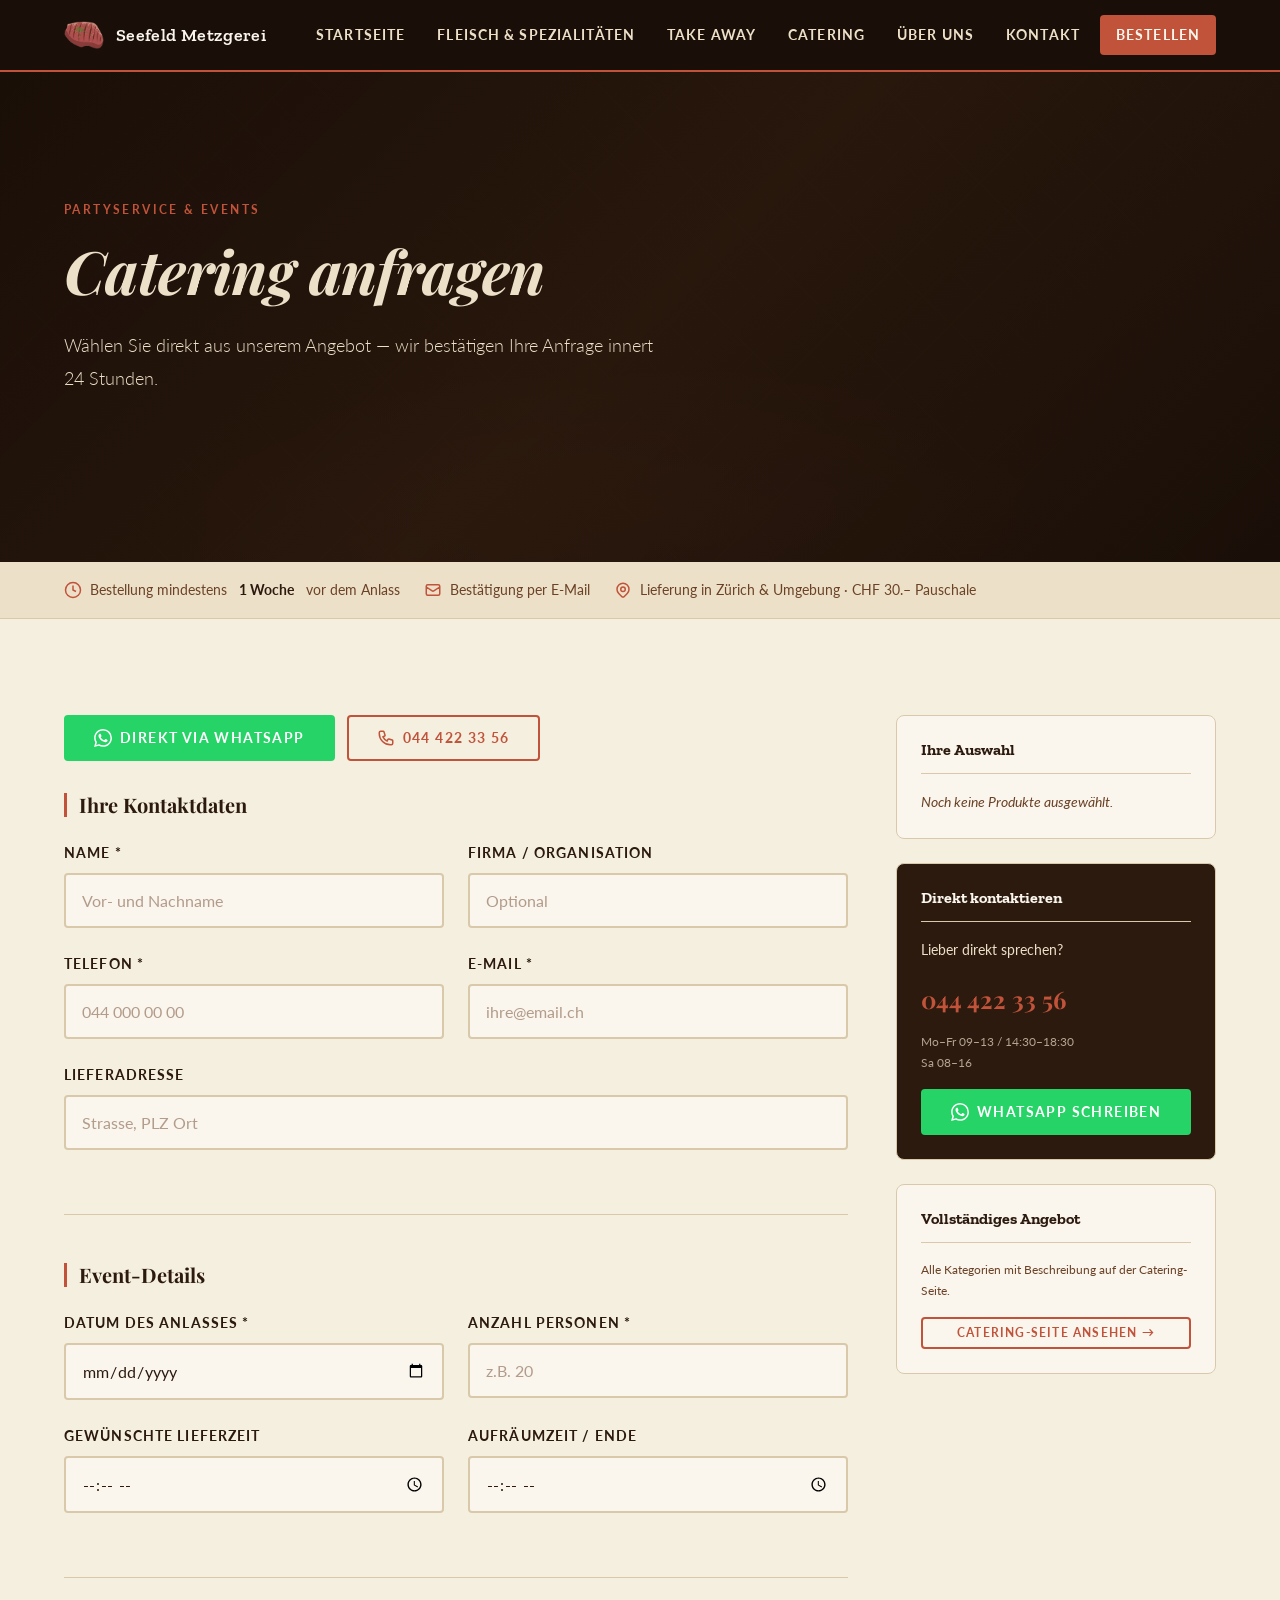
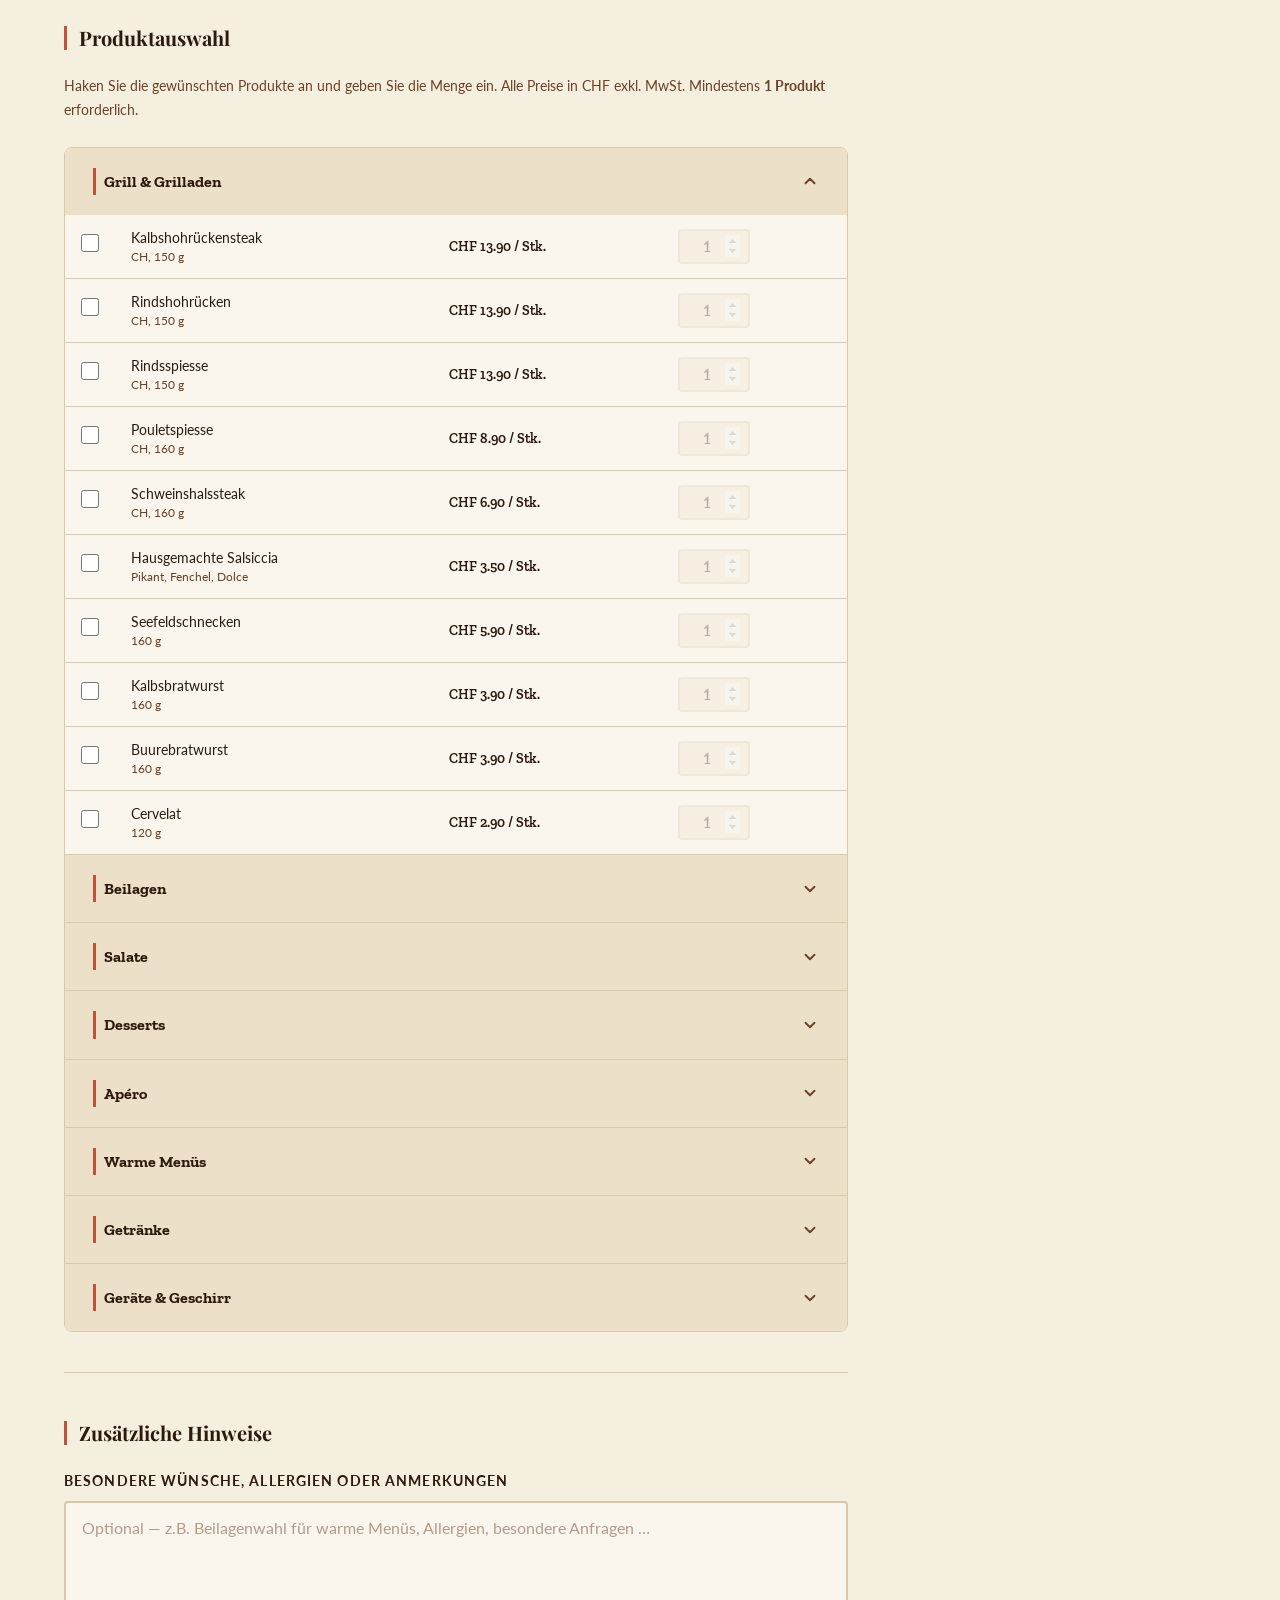
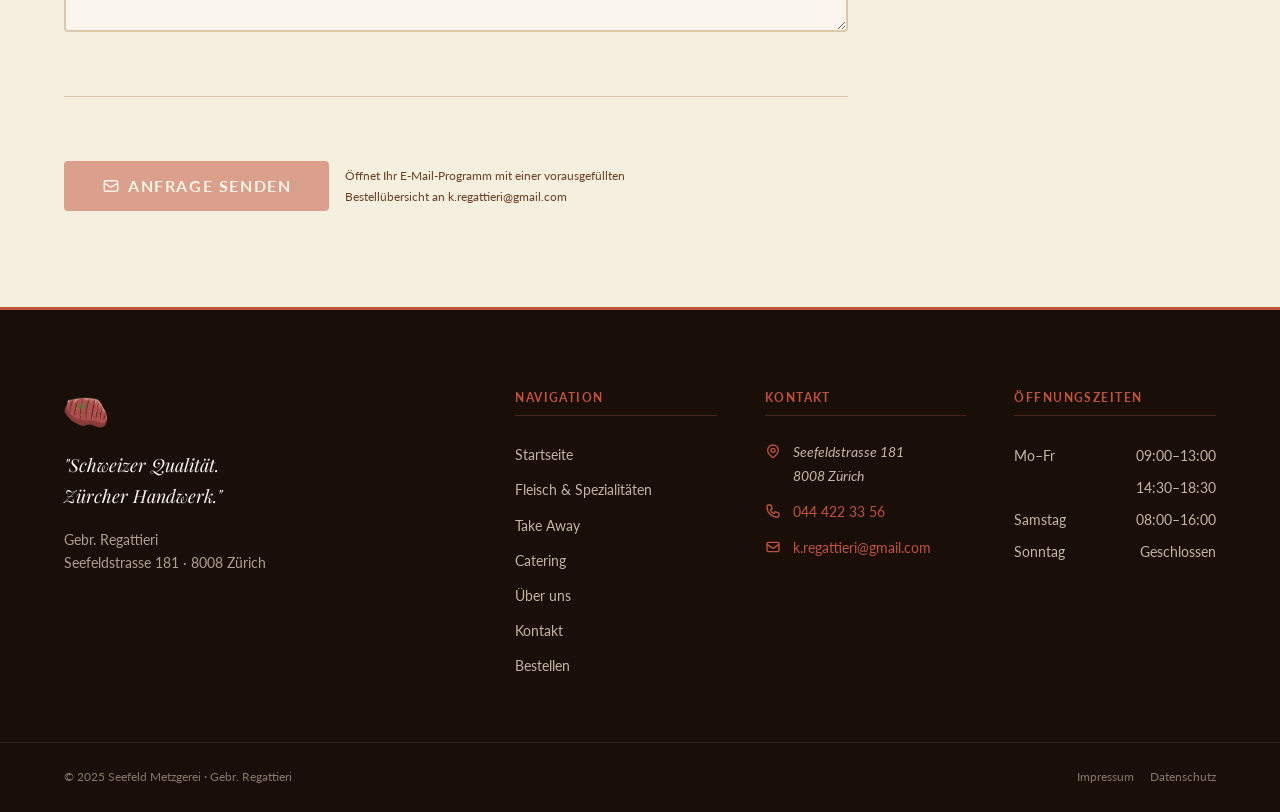
<file: catering-bestellung.html>
<!DOCTYPE html>
<html lang="de">
<head>
  <meta charset="UTF-8">
  <meta name="viewport" content="width=device-width, initial-scale=1.0">
  <meta name="description" content="Catering anfragen – Seefeld Metzgerei. Wählen Sie direkt aus unserem vollständigen Angebot und senden Sie Ihre Anfrage.">
  <meta name="theme-color" content="#1A0F08">
  <title>Catering anfragen – Seefeld Metzgerei</title>
  <link rel="stylesheet" href="assets/css/base.css">
  <link rel="stylesheet" href="assets/css/layout.css">
  <link rel="stylesheet" href="assets/css/components.css">
</head>
<body>

  <nav class="site-nav" id="site-nav" role="navigation" aria-label="Hauptnavigation">
    <div class="nav__container">
      <a href="index.html" class="nav__logo" aria-label="Seefeld Metzgerei – Zurück zur Startseite">
        <img src="assets/img/logos/logo-main-transparent.png" alt="" class="nav__logo-icon" style="object-fit:contain;">
        <span class="nav__logo-text">Seefeld Metzgerei</span>
      </a>
      <button class="nav__hamburger" id="nav-hamburger" aria-label="Menü öffnen" aria-expanded="false" aria-controls="nav-menu">
        <span></span><span></span><span></span>
      </button>
      <ul class="nav__menu" id="nav-menu" role="list">
        <li><a href="index.html">Startseite</a></li>
        <li><a href="speisekarte.html">Fleisch &amp; Spezialitäten</a></li>
        <li><a href="takeaway.html">Take Away</a></li>
        <li><a href="catering.html">Catering</a></li>
        <li><a href="ueber-uns.html">Über uns</a></li>
        <li><a href="kontakt.html">Kontakt</a></li>
        <li><a href="bestellung.html" class="nav__cta">Bestellen</a></li>
      </ul>
    </div>
  </nav>

  <main id="main-content">

    <!-- HERO -->
    <section class="page-hero page-hero--short" aria-label="Catering anfragen">
      <div class="page-hero__overlay"></div>
      <div class="page-hero__content">
        <span class="page-hero__overline">Partyservice &amp; Events</span>
        <h1><em>Catering anfragen</em></h1>
        <p class="lead">Wählen Sie direkt aus unserem Angebot — wir bestätigen Ihre Anfrage innert 24 Stunden.</p>
      </div>
    </section>

    <!-- INFO BANNER -->
    <div style="background:var(--color-parchment);border-bottom:1px solid var(--color-border);padding:var(--space-4) var(--container-pad);">
      <div class="container">
        <div style="display:flex;flex-wrap:wrap;gap:var(--space-6);align-items:center;">
          <div style="display:flex;align-items:center;gap:var(--space-2);font-size:var(--text-sm);color:var(--color-mocha);">
            <svg viewBox="0 0 24 24" fill="none" stroke="currentColor" stroke-width="2" style="width:18px;height:18px;flex-shrink:0;color:var(--color-terracotta);" aria-hidden="true"><circle cx="12" cy="12" r="10"/><path d="M12 6v6l4 2"/></svg>
            Bestellung mindestens <strong style="color:var(--color-espresso);margin-inline:4px;">1 Woche</strong> vor dem Anlass
          </div>
          <div style="display:flex;align-items:center;gap:var(--space-2);font-size:var(--text-sm);color:var(--color-mocha);">
            <svg viewBox="0 0 24 24" fill="none" stroke="currentColor" stroke-width="2" style="width:18px;height:18px;flex-shrink:0;color:var(--color-terracotta);" aria-hidden="true"><path d="M3 8l7.89 5.26a2 2 0 002.22 0L21 8M5 19h14a2 2 0 002-2V7a2 2 0 00-2-2H5a2 2 0 00-2 2v10a2 2 0 002 2z"/></svg>
            Bestätigung per E-Mail
          </div>
          <div style="display:flex;align-items:center;gap:var(--space-2);font-size:var(--text-sm);color:var(--color-mocha);">
            <svg viewBox="0 0 24 24" fill="none" stroke="currentColor" stroke-width="2" style="width:18px;height:18px;flex-shrink:0;color:var(--color-terracotta);" aria-hidden="true"><path d="M17.657 16.657L13.414 20.9a1.998 1.998 0 01-2.827 0l-4.244-4.243a8 8 0 1111.314 0z"/><path d="M15 11a3 3 0 11-6 0 3 3 0 016 0z"/></svg>
            Lieferung in Zürich &amp; Umgebung · CHF 30.– Pauschale
          </div>
        </div>
      </div>
    </div>

    <section class="section">
      <div class="container">
        <div class="catering-form-layout">

          <!-- ── MAIN FORM ── -->
          <div class="catering-form-main">

            <!-- Quick contact alternatives -->
            <div style="display:flex;flex-wrap:wrap;gap:var(--space-3);margin-bottom:var(--space-8);">
              <a href="https://wa.me/41444223356?text=Hallo%2C+ich+interessiere+mich+f%C3%BCr+das+Catering-Angebot." class="btn btn--whatsapp" target="_blank" rel="noopener noreferrer">
                <svg viewBox="0 0 24 24" fill="currentColor" aria-hidden="true"><path d="M17.472 14.382c-.297-.149-1.758-.867-2.03-.967-.273-.099-.471-.148-.67.15-.197.297-.767.966-.94 1.164-.173.199-.347.223-.644.075-.297-.15-1.255-.463-2.39-1.475-.883-.788-1.48-1.761-1.653-2.059-.173-.297-.018-.458.13-.606.134-.133.298-.347.446-.52.149-.174.198-.298.298-.497.099-.198.05-.371-.025-.52-.075-.149-.669-1.612-.916-2.207-.242-.579-.487-.5-.669-.51-.173-.008-.371-.01-.57-.01-.198 0-.52.074-.792.372-.272.297-1.04 1.016-1.04 2.479 0 1.462 1.065 2.875 1.213 3.074.149.198 2.096 3.2 5.077 4.487.709.306 1.262.489 1.694.625.712.227 1.36.195 1.871.118.571-.085 1.758-.719 2.006-1.413.248-.694.248-1.289.173-1.413-.074-.124-.272-.198-.57-.347m-5.421 7.403h-.004a9.87 9.87 0 01-5.031-1.378l-.361-.214-3.741.982.998-3.648-.235-.374a9.86 9.86 0 01-1.51-5.26c.001-5.45 4.436-9.884 9.888-9.884 2.64 0 5.122 1.03 6.988 2.898a9.825 9.825 0 012.893 6.994c-.003 5.45-4.437 9.884-9.885 9.884m8.413-18.297A11.815 11.815 0 0012.05 0C5.495 0 .16 5.335.157 11.892c0 2.096.547 4.142 1.588 5.945L.057 24l6.305-1.654a11.882 11.882 0 005.683 1.448h.005c6.554 0 11.89-5.335 11.893-11.893a11.821 11.821 0 00-3.48-8.413z"/></svg>
                Direkt via WhatsApp
              </a>
              <a href="tel:+41444223356" class="btn btn--outline">
                <svg viewBox="0 0 24 24" fill="none" stroke="currentColor" stroke-width="2" aria-hidden="true"><path d="M3 5a2 2 0 012-2h3.28a1 1 0 01.948.684l1.498 4.493a1 1 0 01-.502 1.21l-2.257 1.13a11.042 11.042 0 005.516 5.516l1.13-2.257a1 1 0 011.21-.502l4.493 1.498a1 1 0 01.684.949V19a2 2 0 01-2 2h-1C9.716 21 3 14.284 3 6V5z"/></svg>
                044 422 33 56
              </a>
            </div>

            <form id="catering-form" novalidate>

              <!-- 1. Contact -->
              <div class="catering-form-section">
                <h2 class="catering-form-section__title">Ihre Kontaktdaten</h2>
                <div class="form-row">
                  <div class="form-group">
                    <label for="c-name">Name *</label>
                    <input type="text" id="c-name" placeholder="Vor- und Nachname" required autocomplete="name">
                  </div>
                  <div class="form-group">
                    <label for="c-firma">Firma / Organisation</label>
                    <input type="text" id="c-firma" placeholder="Optional" autocomplete="organization">
                  </div>
                </div>
                <div class="form-row">
                  <div class="form-group">
                    <label for="c-telefon">Telefon *</label>
                    <input type="tel" id="c-telefon" placeholder="044 000 00 00" required autocomplete="tel">
                  </div>
                  <div class="form-group">
                    <label for="c-email">E-Mail *</label>
                    <input type="email" id="c-email" placeholder="ihre@email.ch" required autocomplete="email">
                  </div>
                </div>
                <div class="form-group">
                  <label for="c-adresse">Lieferadresse</label>
                  <input type="text" id="c-adresse" placeholder="Strasse, PLZ Ort" autocomplete="street-address">
                </div>
              </div>

              <!-- 2. Event -->
              <div class="catering-form-section">
                <h2 class="catering-form-section__title">Event-Details</h2>
                <div class="form-row">
                  <div class="form-group">
                    <label for="c-datum">Datum des Anlasses *</label>
                    <input type="date" id="c-datum" required>
                  </div>
                  <div class="form-group">
                    <label for="c-personen">Anzahl Personen *</label>
                    <input type="number" id="c-personen" min="1" placeholder="z.B. 20" required>
                  </div>
                </div>
                <div class="form-row">
                  <div class="form-group">
                    <label for="c-lieferzeit">Gewünschte Lieferzeit</label>
                    <input type="time" id="c-lieferzeit">
                  </div>
                  <div class="form-group">
                    <label for="c-aufraeum">Aufräumzeit / Ende</label>
                    <input type="time" id="c-aufraeum">
                  </div>
                </div>
              </div>

              <!-- 3. Product table (rendered by JS) -->
              <div class="catering-form-section">
                <h2 class="catering-form-section__title">Produktauswahl</h2>
                <p style="font-size:var(--text-sm);color:var(--color-mocha);margin-bottom:var(--space-6);">
                  Haken Sie die gewünschten Produkte an und geben Sie die Menge ein. Alle Preise in CHF exkl. MwSt.
                  Mindestens <strong>1 Produkt</strong> erforderlich.
                </p>
                <div id="product-table">
                  <p style="font-size:var(--text-sm);color:var(--color-mocha);">Produktliste wird geladen…</p>
                </div>
              </div>

              <!-- 4. Notes -->
              <div class="catering-form-section">
                <h2 class="catering-form-section__title">Zusätzliche Hinweise</h2>
                <div class="form-group">
                  <label for="c-hinweis">Besondere Wünsche, Allergien oder Anmerkungen</label>
                  <textarea id="c-hinweis" rows="4" placeholder="Optional — z.B. Beilagenwahl für warme Menüs, Allergien, besondere Anfragen …"></textarea>
                </div>
              </div>

              <!-- Submit -->
              <div style="display:flex;flex-wrap:wrap;gap:var(--space-4);align-items:center;padding-top:var(--space-4);">
                <button type="submit" class="btn btn--primary btn--lg" id="catering-submit" disabled style="opacity:0.5;">
                  <svg viewBox="0 0 24 24" fill="none" stroke="currentColor" stroke-width="2" aria-hidden="true"><path d="M3 8l7.89 5.26a2 2 0 002.22 0L21 8M5 19h14a2 2 0 002-2V7a2 2 0 00-2-2H5a2 2 0 00-2 2v10a2 2 0 002 2z"/></svg>
                  Anfrage senden
                </button>
                <p style="font-size:var(--text-xs);color:var(--color-mocha);max-width:340px;">
                  Öffnet Ihr E-Mail-Programm mit einer vorausgefüllten Bestellübersicht an k.regattieri@gmail.com
                </p>
              </div>

            </form>
          </div>

          <!-- ── SIDEBAR ── -->
          <aside class="catering-form-sidebar">

            <div class="catering-sidebar-box">
              <h3>Ihre Auswahl</h3>
              <div id="catering-summary">
                <p style="font-size:var(--text-sm);color:var(--color-mocha);font-style:italic;">Noch keine Produkte ausgewählt.</p>
              </div>
            </div>

            <div class="catering-sidebar-box" style="background:var(--color-espresso);color:var(--color-bone);">
              <h3 style="color:var(--color-bone);">Direkt kontaktieren</h3>
              <p style="font-size:var(--text-sm);color:var(--color-parchment);margin-bottom:var(--space-4);">Lieber direkt sprechen?</p>
              <a href="tel:+41444223356" style="display:block;font-family:var(--font-display);font-size:var(--text-2xl);font-weight:700;color:var(--color-terracotta);text-decoration:none;margin-bottom:var(--space-3);">044 422 33 56</a>
              <p style="font-size:var(--text-xs);color:var(--color-parchment);opacity:0.7;margin-bottom:var(--space-4);">Mo–Fr 09–13 / 14:30–18:30<br>Sa 08–16</p>
              <a href="https://wa.me/41444223356" class="btn btn--whatsapp btn--full" target="_blank" rel="noopener noreferrer">
                <svg viewBox="0 0 24 24" fill="currentColor" aria-hidden="true"><path d="M17.472 14.382c-.297-.149-1.758-.867-2.03-.967-.273-.099-.471-.148-.67.15-.197.297-.767.966-.94 1.164-.173.199-.347.223-.644.075-.297-.15-1.255-.463-2.39-1.475-.883-.788-1.48-1.761-1.653-2.059-.173-.297-.018-.458.13-.606.134-.133.298-.347.446-.52.149-.174.198-.298.298-.497.099-.198.05-.371-.025-.52-.075-.149-.669-1.612-.916-2.207-.242-.579-.487-.5-.669-.51-.173-.008-.371-.01-.57-.01-.198 0-.52.074-.792.372-.272.297-1.04 1.016-1.04 2.479 0 1.462 1.065 2.875 1.213 3.074.149.198 2.096 3.2 5.077 4.487.709.306 1.262.489 1.694.625.712.227 1.36.195 1.871.118.571-.085 1.758-.719 2.006-1.413.248-.694.248-1.289.173-1.413-.074-.124-.272-.198-.57-.347m-5.421 7.403h-.004a9.87 9.87 0 01-5.031-1.378l-.361-.214-3.741.982.998-3.648-.235-.374a9.86 9.86 0 01-1.51-5.26c.001-5.45 4.436-9.884 9.888-9.884 2.64 0 5.122 1.03 6.988 2.898a9.825 9.825 0 012.893 6.994c-.003 5.45-4.437 9.884-9.885 9.884m8.413-18.297A11.815 11.815 0 0012.05 0C5.495 0 .16 5.335.157 11.892c0 2.096.547 4.142 1.588 5.945L.057 24l6.305-1.654a11.882 11.882 0 005.683 1.448h.005c6.554 0 11.89-5.335 11.893-11.893a11.821 11.821 0 00-3.48-8.413z"/></svg>
                WhatsApp schreiben
              </a>
            </div>

            <div class="catering-sidebar-box">
              <h3>Vollständiges Angebot</h3>
              <p style="font-size:var(--text-xs);color:var(--color-mocha);margin-bottom:var(--space-4);">Alle Kategorien mit Beschreibung auf der Catering-Seite.</p>
              <a href="catering.html" class="btn btn--outline btn--full btn--sm">Catering-Seite ansehen →</a>
            </div>

          </aside>

        </div>
      </div>
    </section>

  </main>

  <footer class="site-footer" role="contentinfo">
    <div class="container">
      <div class="footer__grid">
        <div class="footer__brand">
          <img src="assets/img/logos/logo-main-transparent.png" alt="" class="nav__logo-icon" style="object-fit:contain;">
          <p class="footer__tagline">"Schweizer Qualität.<br>Zürcher Handwerk."</p>
          <p>Gebr. Regattieri<br>Seefeldstrasse 181 · 8008 Zürich</p>
        </div>
        <div class="footer__col">
          <h4>Navigation</h4>
          <ul>
            <li><a href="index.html">Startseite</a></li>
            <li><a href="speisekarte.html">Fleisch &amp; Spezialitäten</a></li>
            <li><a href="takeaway.html">Take Away</a></li>
            <li><a href="catering.html">Catering</a></li>
            <li><a href="ueber-uns.html">Über uns</a></li>
            <li><a href="kontakt.html">Kontakt</a></li>
            <li><a href="bestellung.html">Bestellen</a></li>
          </ul>
        </div>
        <div class="footer__col">
          <h4>Kontakt</h4>
          <div class="footer__contact-item">
            <svg viewBox="0 0 24 24" fill="none" stroke="currentColor" stroke-width="2" aria-hidden="true"><path d="M17.657 16.657L13.414 20.9a1.998 1.998 0 01-2.827 0l-4.244-4.243a8 8 0 1111.314 0z"/><path d="M15 11a3 3 0 11-6 0 3 3 0 016 0z"/></svg>
            <address>Seefeldstrasse 181<br>8008 Zürich</address>
          </div>
          <div class="footer__contact-item">
            <svg viewBox="0 0 24 24" fill="none" stroke="currentColor" stroke-width="2" aria-hidden="true"><path d="M3 5a2 2 0 012-2h3.28a1 1 0 01.948.684l1.498 4.493a1 1 0 01-.502 1.21l-2.257 1.13a11.042 11.042 0 005.516 5.516l1.13-2.257a1 1 0 011.21-.502l4.493 1.498a1 1 0 01.684.949V19a2 2 0 01-2 2h-1C9.716 21 3 14.284 3 6V5z"/></svg>
            <a href="tel:+41444223356">044 422 33 56</a>
          </div>
          <div class="footer__contact-item">
            <svg viewBox="0 0 24 24" fill="none" stroke="currentColor" stroke-width="2" aria-hidden="true"><path d="M3 8l7.89 5.26a2 2 0 002.22 0L21 8M5 19h14a2 2 0 002-2V7a2 2 0 00-2-2H5a2 2 0 00-2 2v10a2 2 0 002 2z"/></svg>
            <a href="mailto:k.regattieri@gmail.com">k.regattieri@gmail.com</a>
          </div>
        </div>
        <div class="footer__col">
          <h4>Öffnungszeiten</h4>
          <div class="footer__hours-row"><span>Mo–Fr</span><span>09:00–13:00</span></div>
          <div class="footer__hours-row"><span></span><span>14:30–18:30</span></div>
          <div class="footer__hours-row"><span>Samstag</span><span>08:00–16:00</span></div>
          <div class="footer__hours-row"><span>Sonntag</span><span>Geschlossen</span></div>
        </div>
      </div>
    </div>
    <div class="footer__bottom">
      <div class="container" style="display:flex;flex-wrap:wrap;justify-content:space-between;align-items:center;gap:var(--space-4);">
        <span>&copy; 2025 Seefeld Metzgerei · Gebr. Regattieri</span>
        <div class="footer__legal-links">
          <a href="impressum.html">Impressum</a>
          <a href="datenschutz.html">Datenschutz</a>
        </div>
      </div>
    </div>
  </footer>

  <script src="assets/js/nav.js"></script>
  <script src="assets/js/catering-order.js"></script>
</body>
</html>
</file>
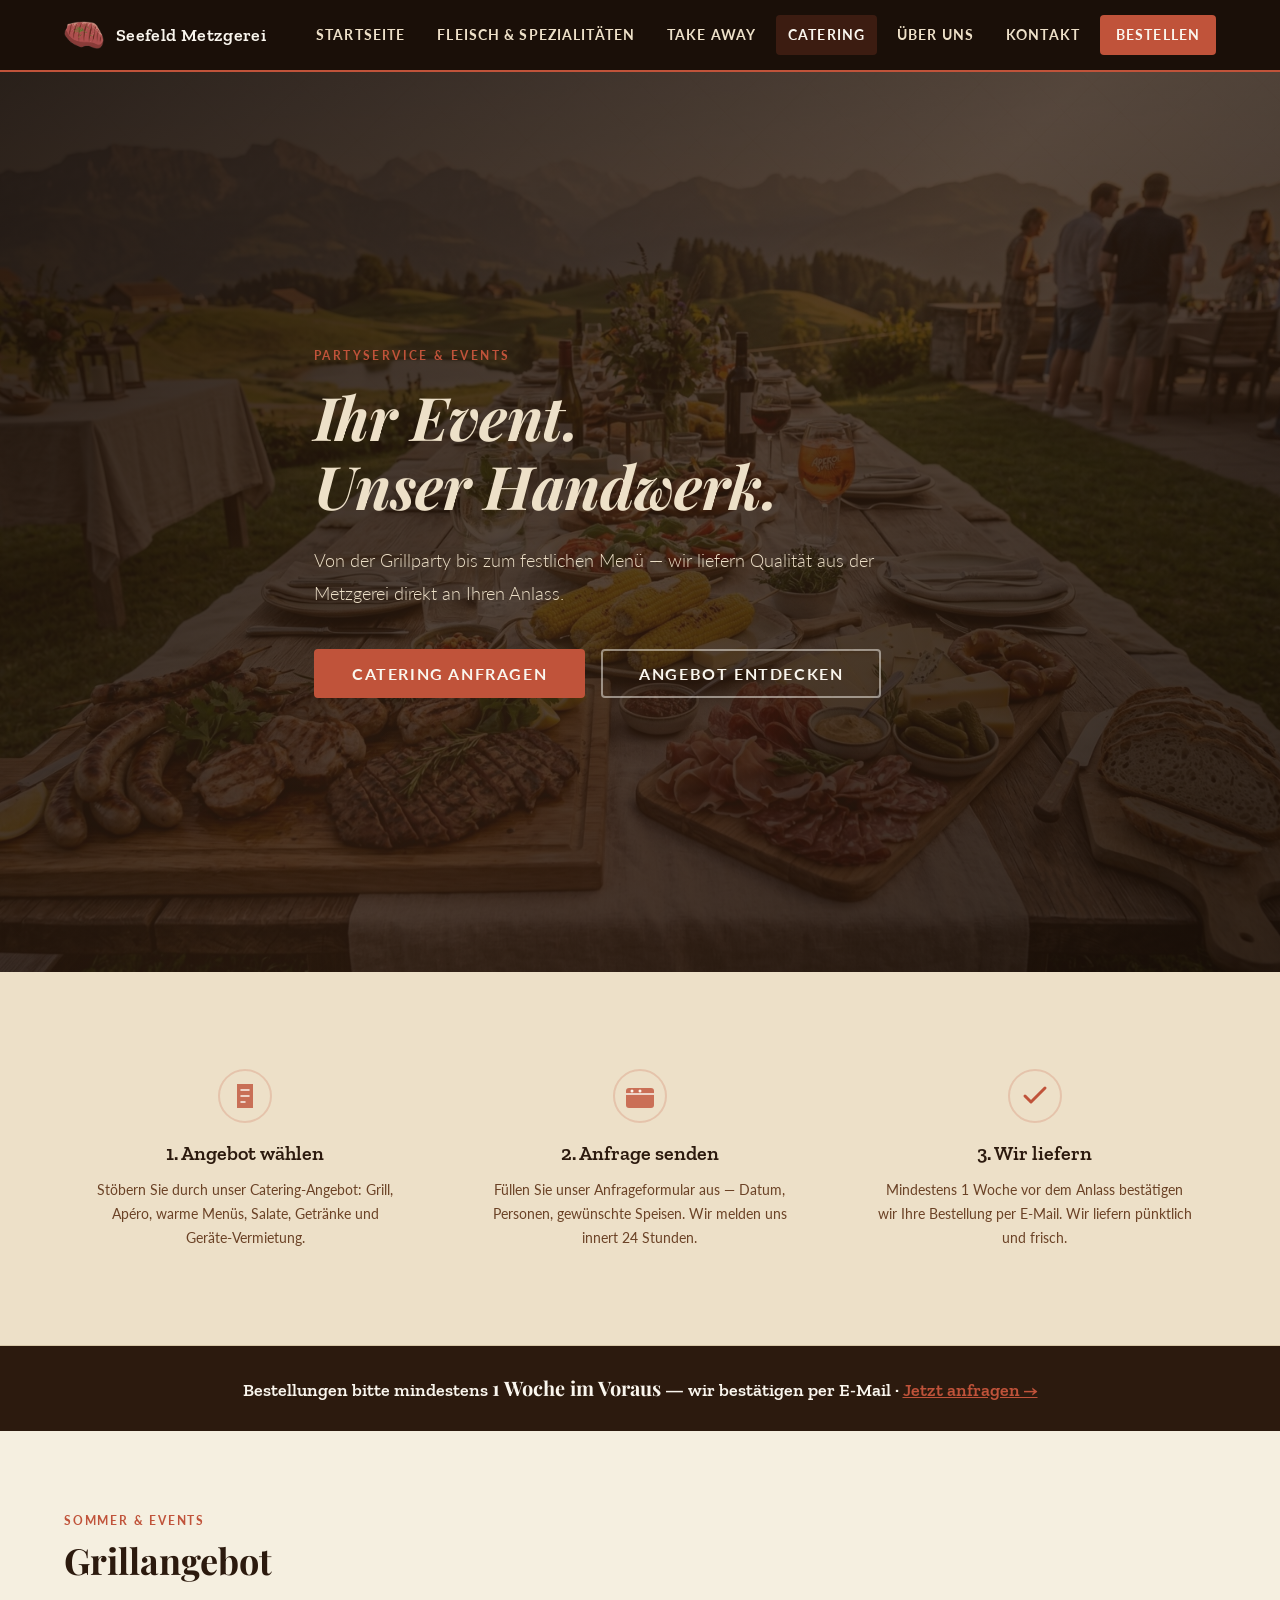
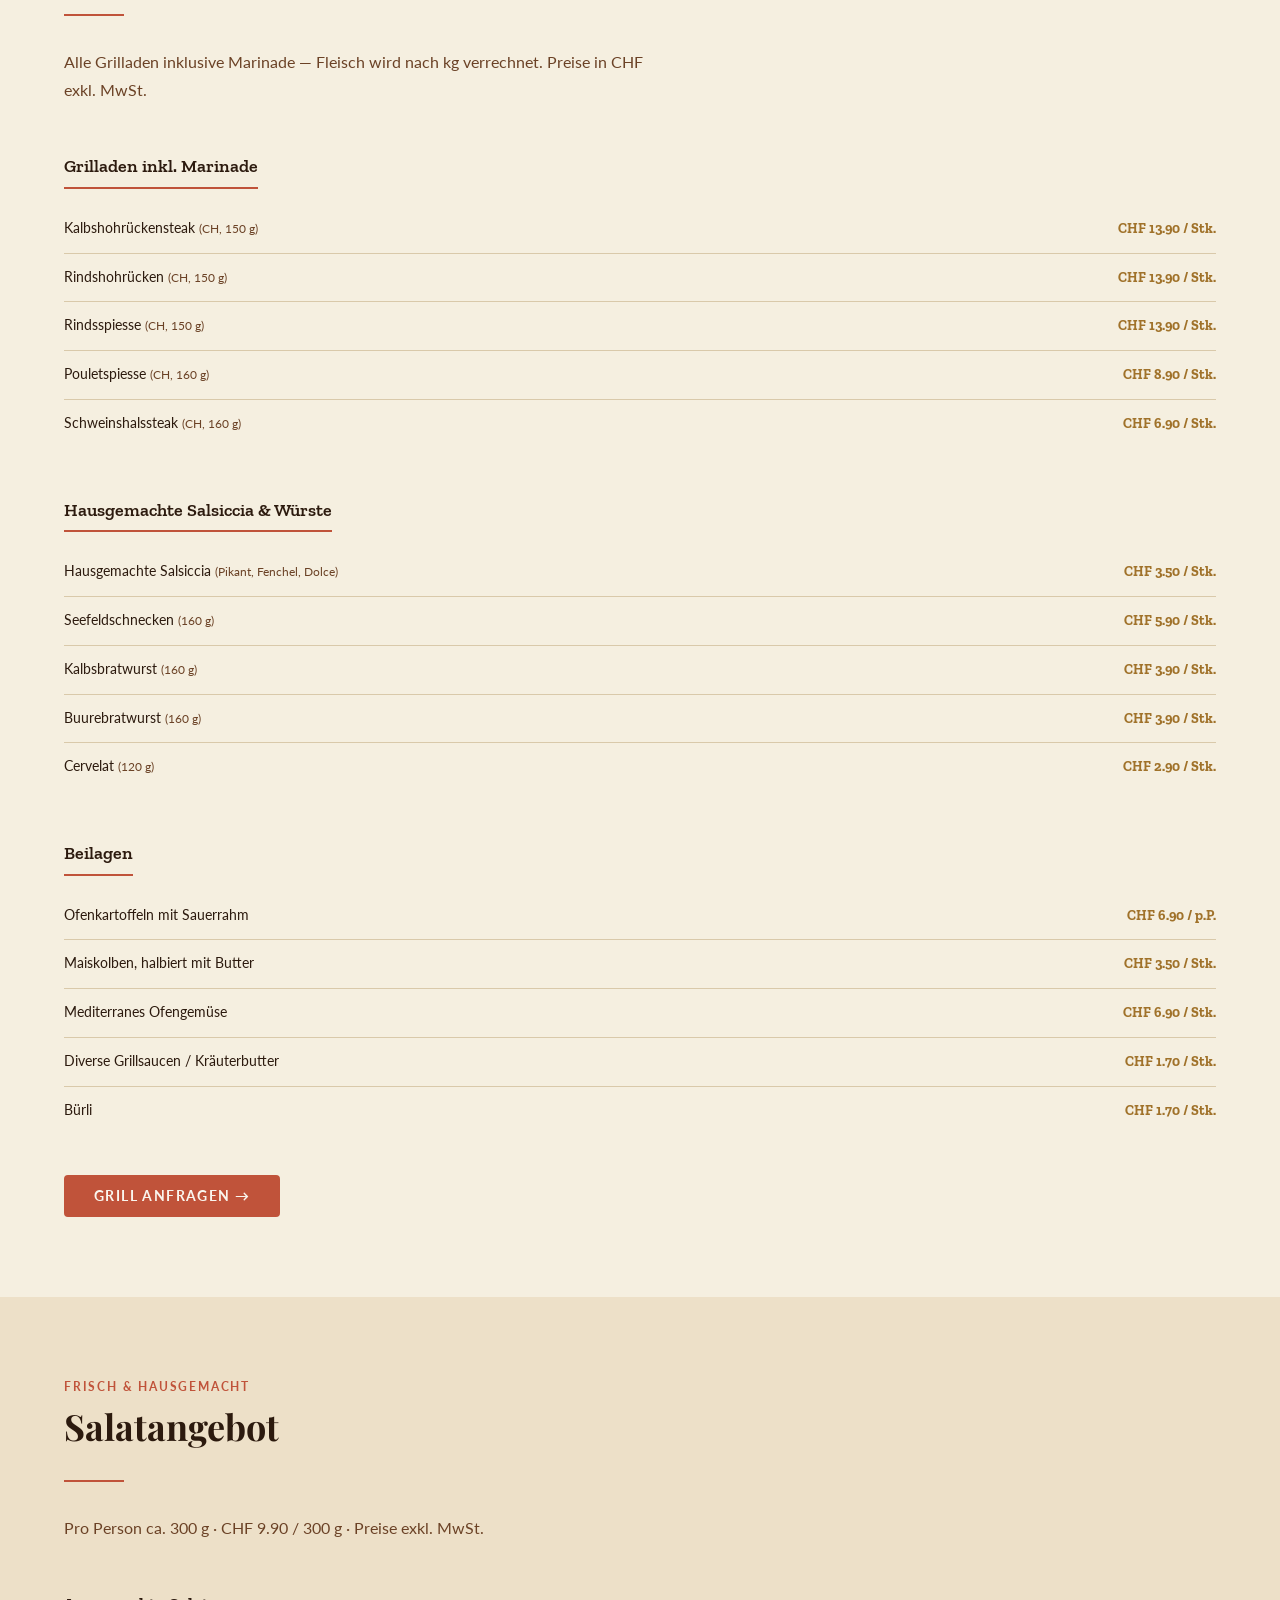
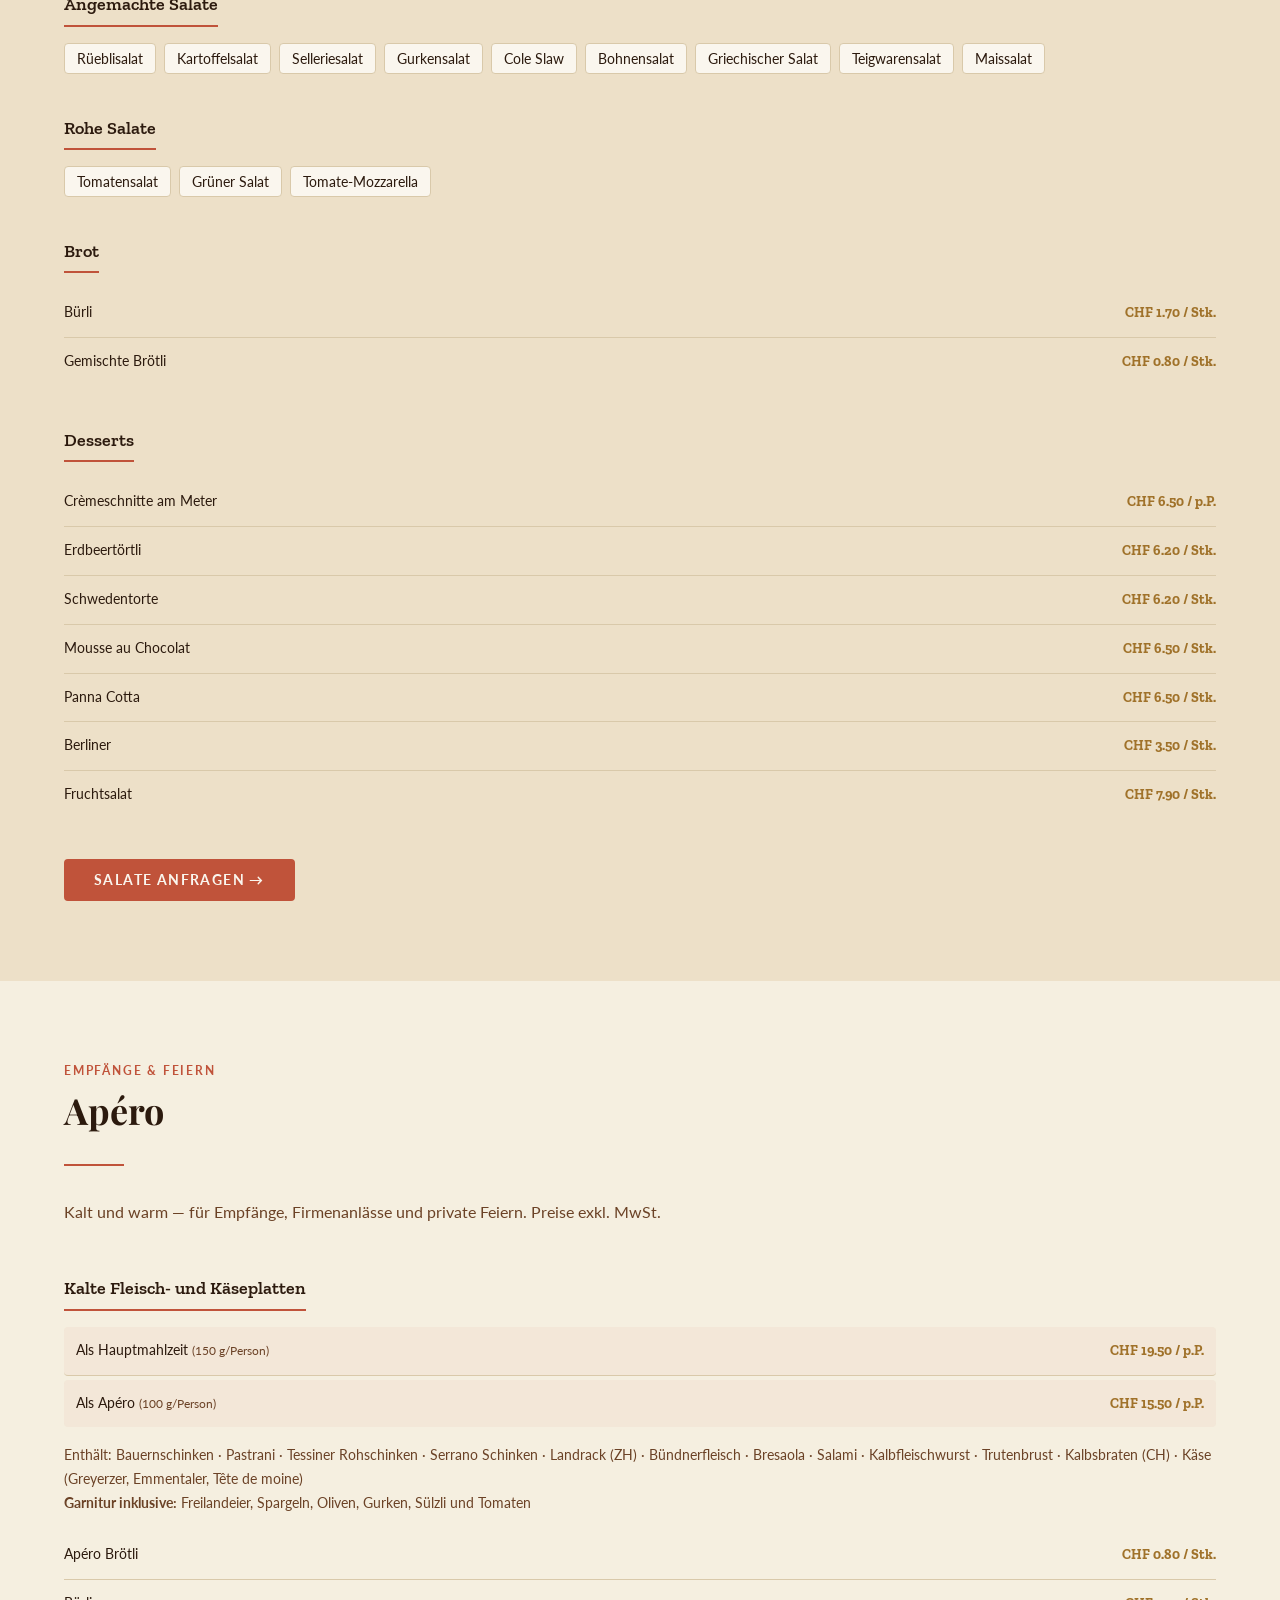
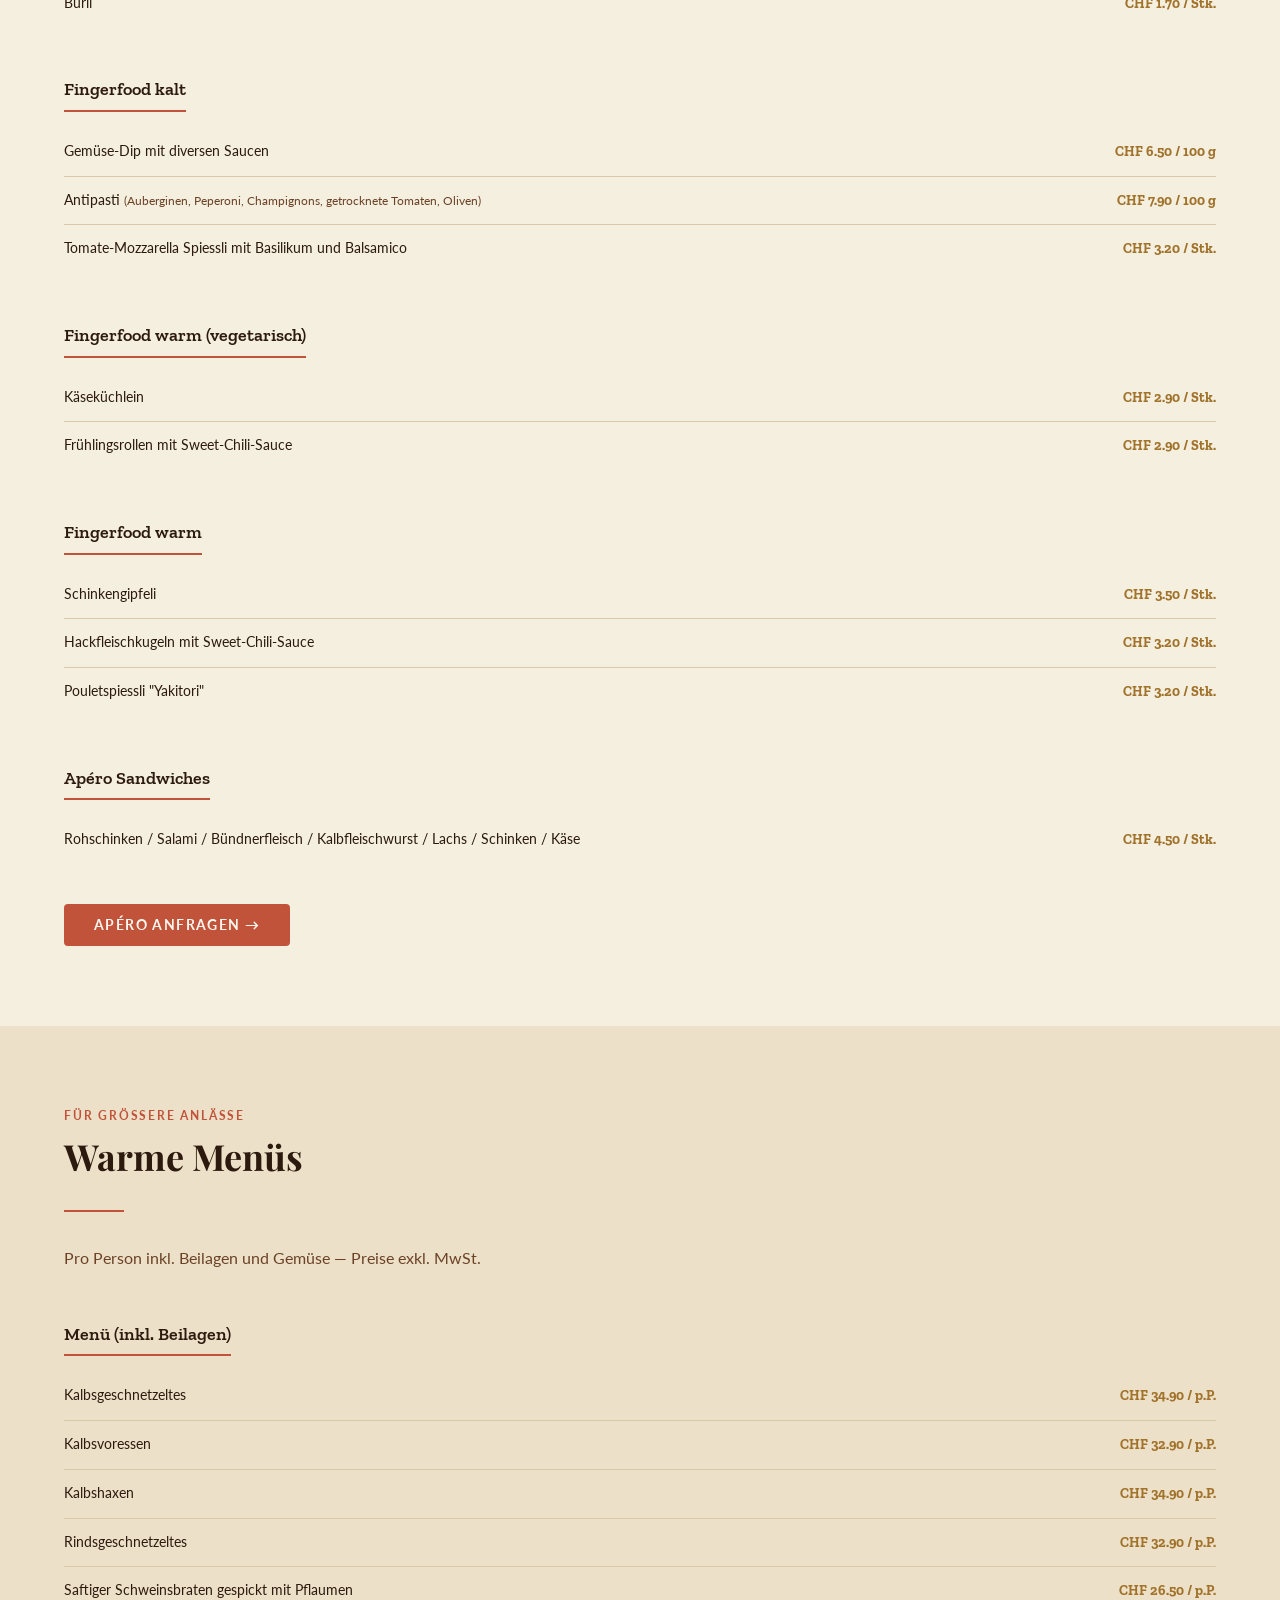
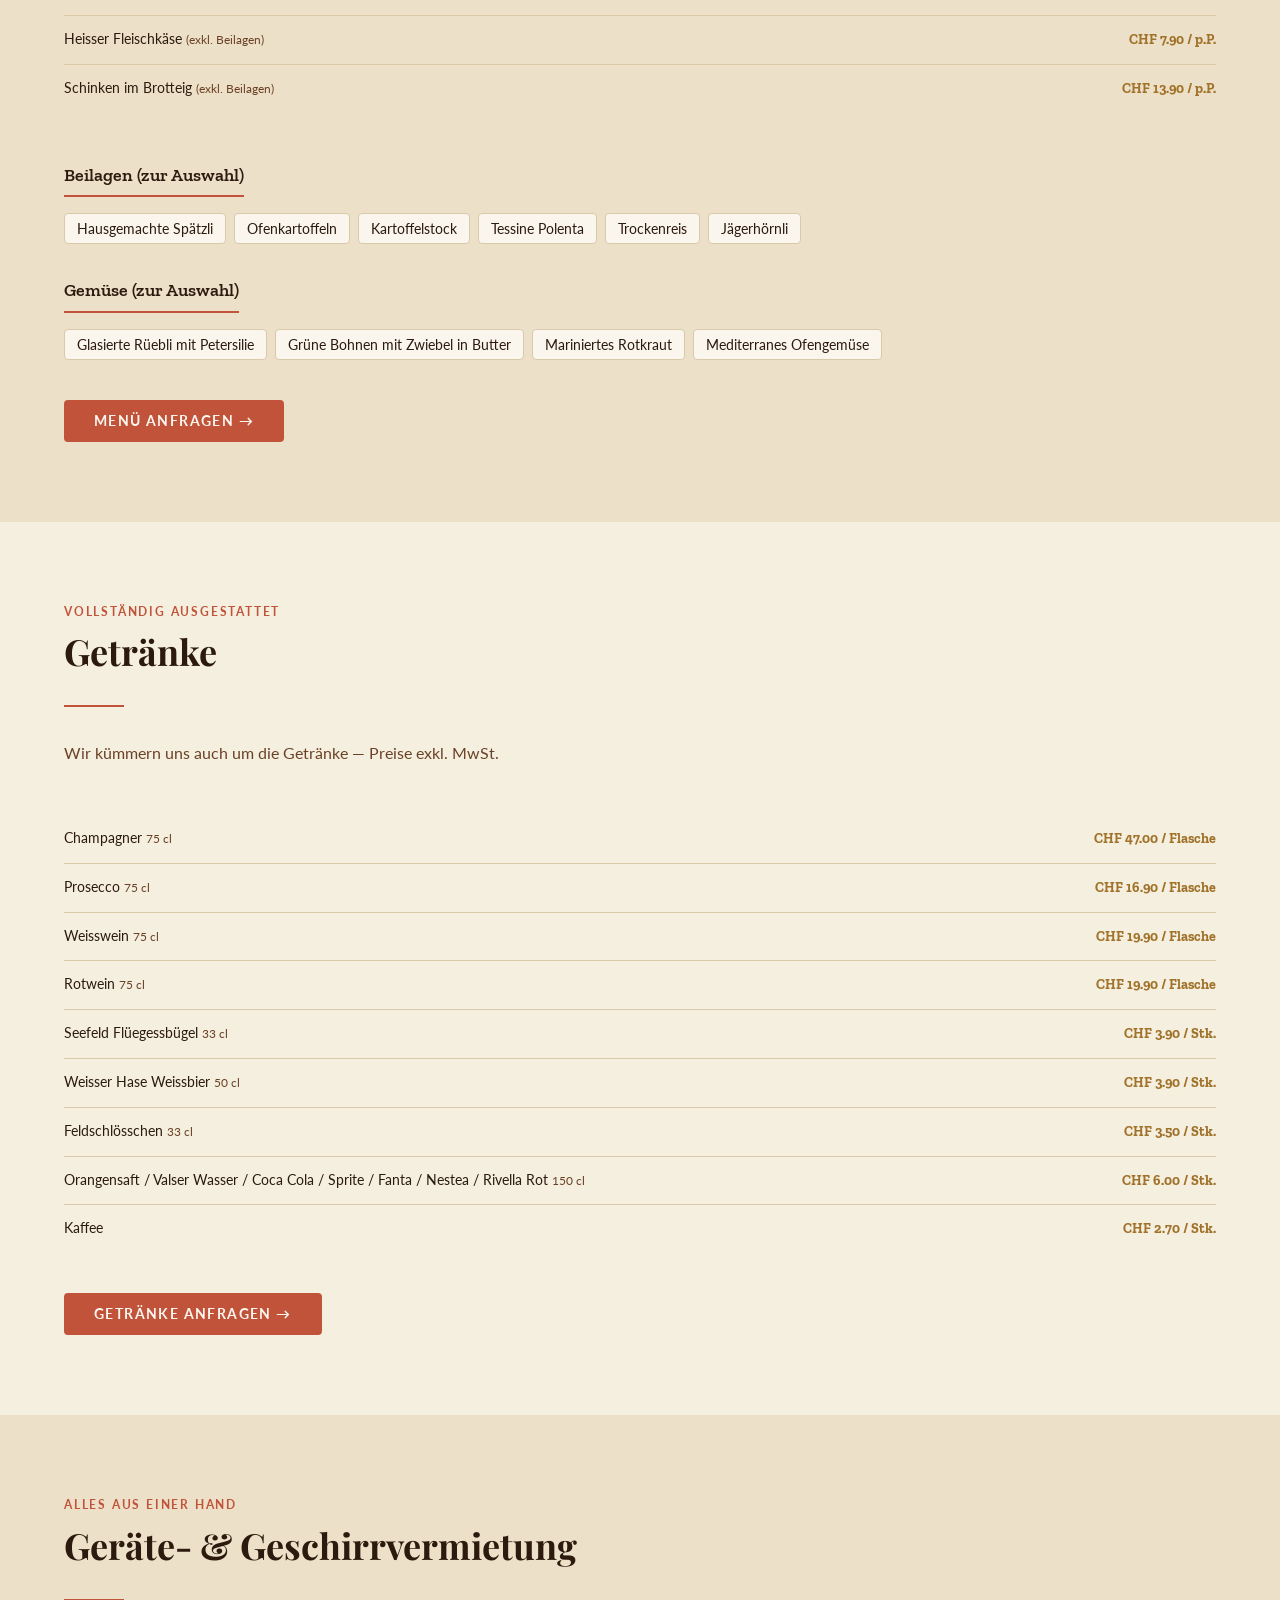
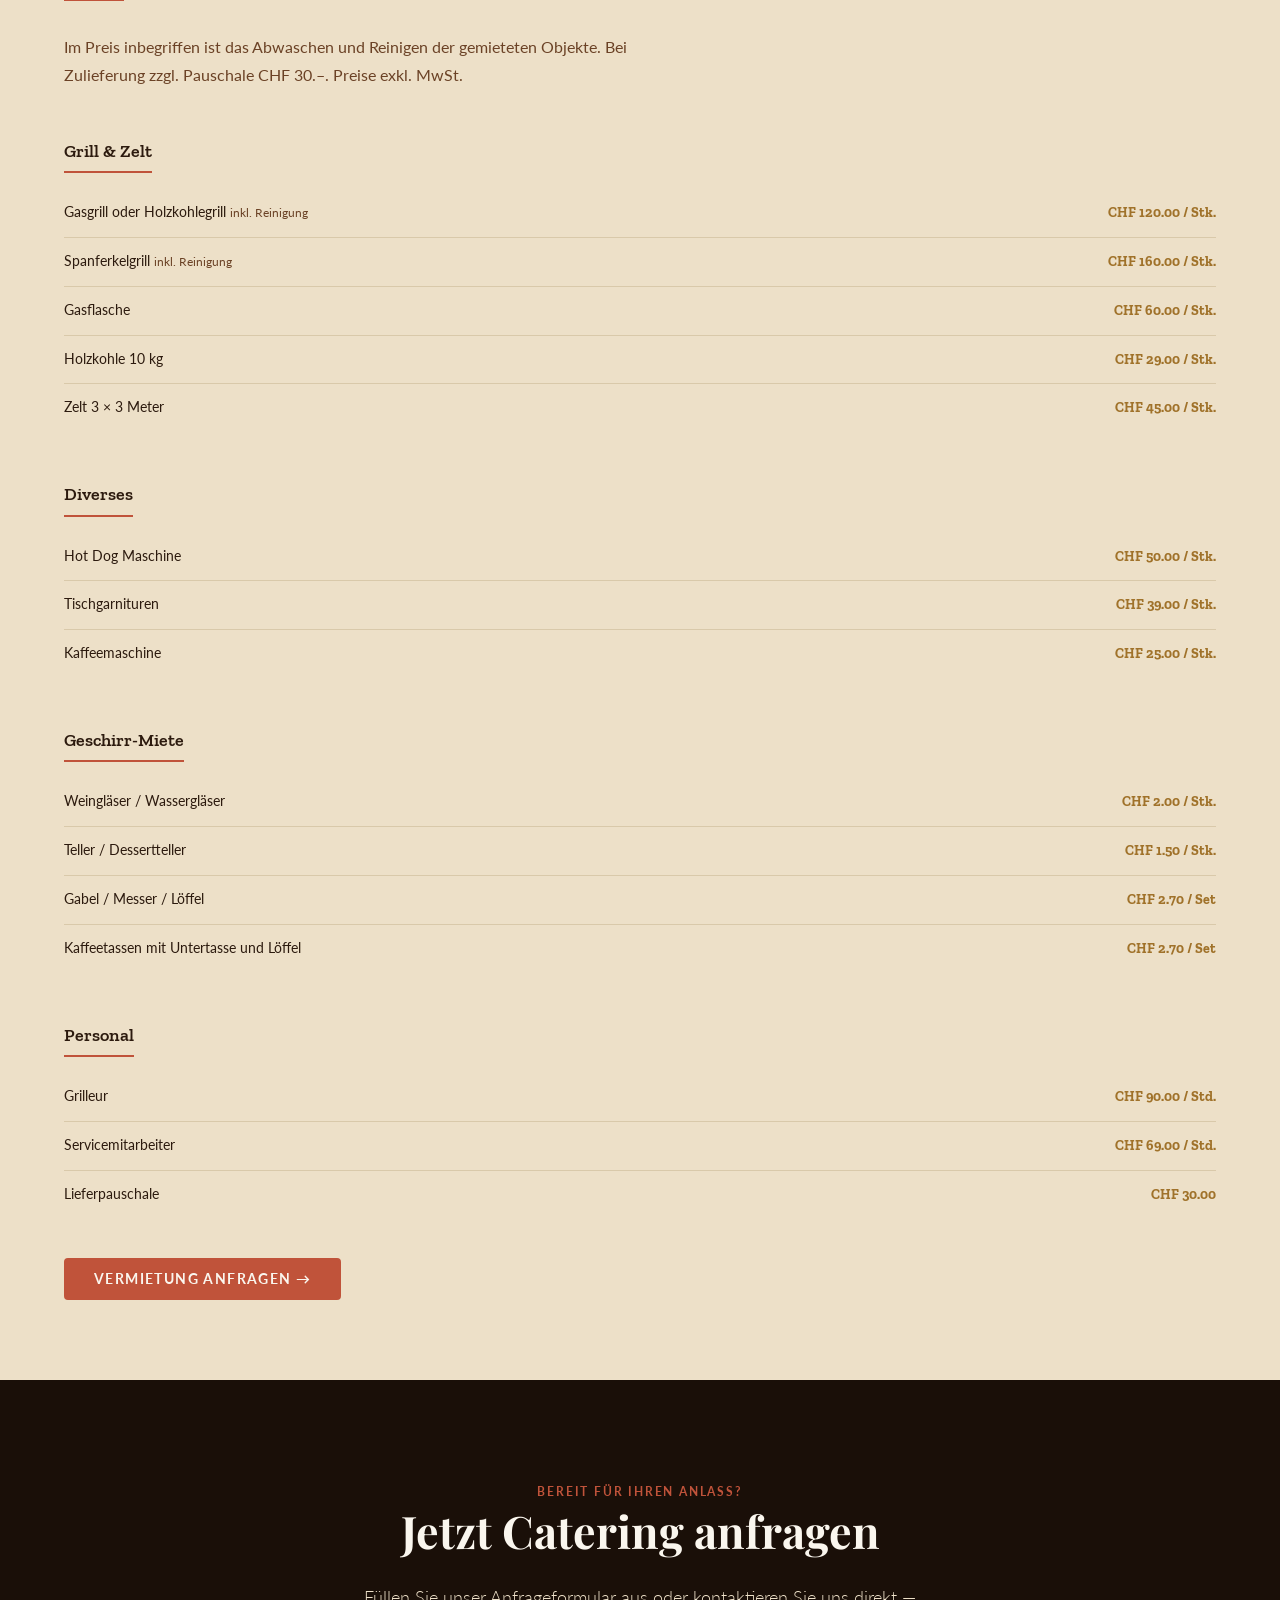
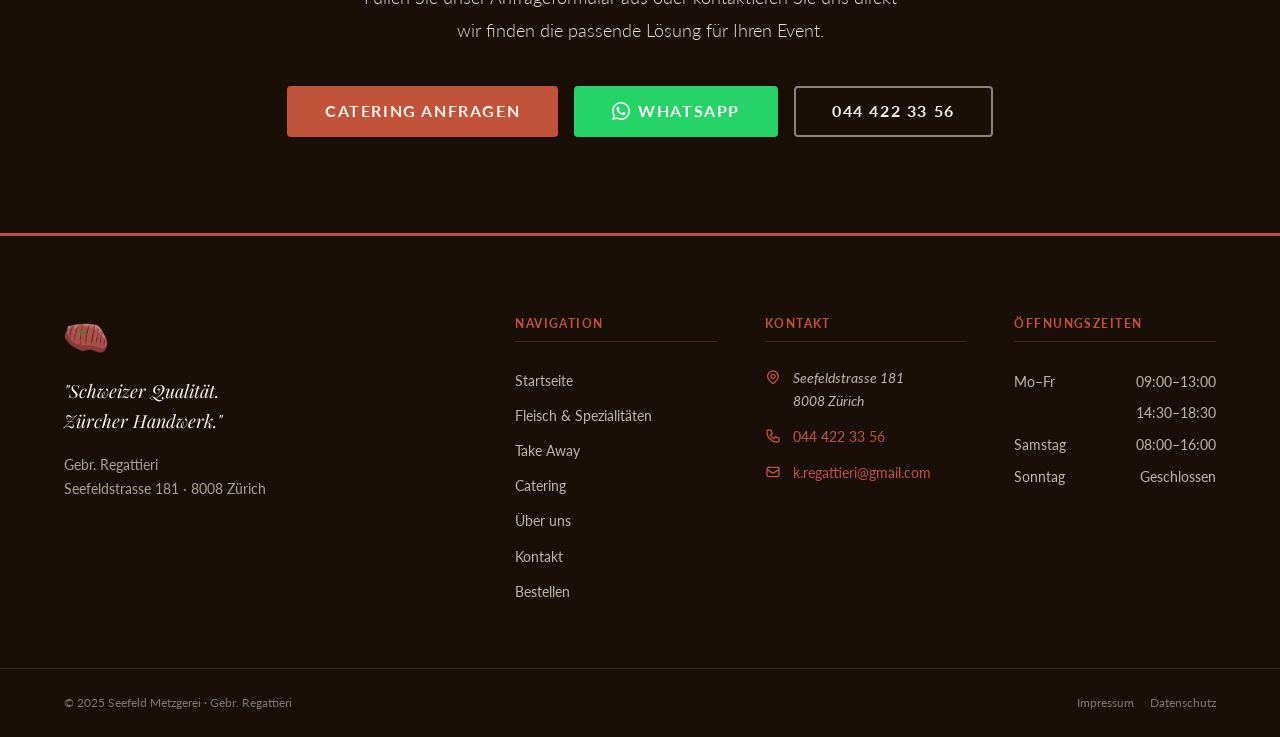
<file: catering.html>
<!DOCTYPE html>
<html lang="de">
<head>
  <meta charset="UTF-8">
  <meta name="viewport" content="width=device-width, initial-scale=1.0">
  <meta name="description" content="Seefeld Catering – Partyservice & Events von der Seefeld Metzgerei. Grill, Apéro, warme Menüs, Salate, Getränke und Geräte-Vermietung für Ihren Anlass in Zürich.">
  <meta name="theme-color" content="#1A0F08">
  <title>Catering & Partyservice – Seefeld Metzgerei</title>
  <link rel="stylesheet" href="assets/css/base.css">
  <link rel="stylesheet" href="assets/css/layout.css">
  <link rel="stylesheet" href="assets/css/components.css">
</head>
<body>

  <nav class="site-nav" id="site-nav" role="navigation" aria-label="Hauptnavigation">
    <div class="nav__container">
      <a href="index.html" class="nav__logo" aria-label="Seefeld Metzgerei – Zurück zur Startseite">
        <img src="assets/img/logos/logo-main-transparent.png" alt="" class="nav__logo-icon" style="object-fit:contain;">
        <span class="nav__logo-text">Seefeld Metzgerei</span>
      </a>
      <button class="nav__hamburger" id="nav-hamburger" aria-label="Menü öffnen" aria-expanded="false" aria-controls="nav-menu">
        <span></span><span></span><span></span>
      </button>
      <ul class="nav__menu" id="nav-menu" role="list">
        <li><a href="index.html">Startseite</a></li>
        <li><a href="speisekarte.html">Fleisch &amp; Spezialitäten</a></li>
        <li><a href="takeaway.html">Take Away</a></li>
        <li><a href="catering.html">Catering</a></li>
        <li><a href="ueber-uns.html">Über uns</a></li>
        <li><a href="kontakt.html">Kontakt</a></li>
        <li><a href="bestellung.html" class="nav__cta">Bestellen</a></li>
      </ul>
    </div>
  </nav>

  <main id="main-content">

    <!-- HERO -->
    <section class="page-hero" style="background-image:url('assets/img/catering-hero-catering.jpg');background-size:cover;background-position:center;" aria-label="Seefeld Catering">
      <div class="page-hero__overlay"></div>
      <div class="page-hero__content" style="text-align:left;max-width:700px;">
        <span class="page-hero__overline">Partyservice &amp; Events</span>
        <h1><em>Ihr Event.<br>Unser Handwerk.</em></h1>
        <p class="lead">Von der Grillparty bis zum festlichen Menü — wir liefern Qualität aus der Metzgerei direkt an Ihren Anlass.</p>
        <div class="page-hero__cta-group">
          <a href="catering-bestellung.html" class="btn btn--primary btn--lg">Catering anfragen</a>
          <a href="#angebot" class="btn btn--ghost btn--lg">Angebot entdecken</a>
        </div>
      </div>
    </section>

    <!-- HOW IT WORKS -->
    <section class="intro-strip" aria-labelledby="how-heading">
      <div class="container">
        <h2 id="how-heading" class="sr-only">So funktioniert es</h2>
        <div class="info-grid info-grid--3col">

          <div class="info-card">
            <svg class="info-card__icon" viewBox="0 0 56 56" fill="none" xmlns="http://www.w3.org/2000/svg" aria-hidden="true">
              <circle cx="28" cy="28" r="26" stroke="currentColor" stroke-width="2" opacity="0.2"/>
              <path d="M20 16 h16 v24 H20 Z" fill="currentColor" opacity="0.8"/>
              <path d="M24 22 h8 M24 28 h8 M24 34 h4" stroke="#FAF6EE" stroke-width="1.5" stroke-linecap="round"/>
            </svg>
            <h3>1. Angebot wählen</h3>
            <p>Stöbern Sie durch unser Catering-Angebot: Grill, Apéro, warme Menüs, Salate, Getränke und Geräte-Vermietung.</p>
          </div>

          <div class="info-card">
            <svg class="info-card__icon" viewBox="0 0 56 56" fill="none" xmlns="http://www.w3.org/2000/svg" aria-hidden="true">
              <circle cx="28" cy="28" r="26" stroke="currentColor" stroke-width="2" opacity="0.2"/>
              <rect x="14" y="20" width="28" height="20" rx="3" fill="currentColor" opacity="0.8"/>
              <path d="M14 26 h28" stroke="#FAF6EE" stroke-width="1.5"/>
              <circle cx="20" cy="23" r="1.5" fill="#FAF6EE"/>
              <circle cx="28" cy="23" r="1.5" fill="#FAF6EE"/>
            </svg>
            <h3>2. Anfrage senden</h3>
            <p>Füllen Sie unser Anfrageformular aus — Datum, Personen, gewünschte Speisen. Wir melden uns innert 24 Stunden.</p>
          </div>

          <div class="info-card">
            <svg class="info-card__icon" viewBox="0 0 56 56" fill="none" xmlns="http://www.w3.org/2000/svg" aria-hidden="true">
              <circle cx="28" cy="28" r="26" stroke="currentColor" stroke-width="2" opacity="0.2"/>
              <path d="M18 28 L24 34 L38 20" stroke="currentColor" stroke-width="3" stroke-linecap="round" stroke-linejoin="round"/>
            </svg>
            <h3>3. Wir liefern</h3>
            <p>Mindestens 1 Woche vor dem Anlass bestätigen wir Ihre Bestellung per E-Mail. Wir liefern pünktlich und frisch.</p>
          </div>

        </div>
      </div>
    </section>

    <!-- NOTICE BANNER -->
    <div class="seasonal-banner" style="background-color:var(--color-espresso);" id="angebot">
      <p>Bestellungen bitte mindestens <strong>1 Woche im Voraus</strong> — wir bestätigen per E-Mail · <a href="catering-bestellung.html" style="color:var(--color-terracotta);text-decoration:underline;">Jetzt anfragen →</a></p>
    </div>

    <!-- ══════════ GRILLANGEBOT ══════════ -->
    <section class="category-section" id="grill" aria-labelledby="grill-heading">
      <div class="container">
        <div class="category-section__header">
          <span class="overline">Sommer &amp; Events</span>
          <h2 id="grill-heading">Grillangebot</h2>
          <hr class="accent accent--left">
          <p style="max-width:600px;color:var(--color-mocha);margin-top:var(--space-4);">Alle Grilladen inklusive Marinade — Fleisch wird nach kg verrechnet. Preise in CHF exkl. MwSt.</p>
        </div>

        <div style="display:grid;grid-template-columns:1fr;gap:var(--space-12);">

          <!-- Grilladen -->
          <div>
            <h3 class="catering-subtitle">Grilladen inkl. Marinade</h3>
            <div class="catering-table">
              <div class="catering-row">
                <div class="catering-row__name">Kalbshohrückensteak <span class="catering-row__detail">(CH, 150 g)</span></div>
                <div class="catering-row__price">CHF 13.90 / Stk.</div>
              </div>
              <div class="catering-row">
                <div class="catering-row__name">Rindshohrücken <span class="catering-row__detail">(CH, 150 g)</span></div>
                <div class="catering-row__price">CHF 13.90 / Stk.</div>
              </div>
              <div class="catering-row">
                <div class="catering-row__name">Rindsspiesse <span class="catering-row__detail">(CH, 150 g)</span></div>
                <div class="catering-row__price">CHF 13.90 / Stk.</div>
              </div>
              <div class="catering-row">
                <div class="catering-row__name">Pouletspiesse <span class="catering-row__detail">(CH, 160 g)</span></div>
                <div class="catering-row__price">CHF 8.90 / Stk.</div>
              </div>
              <div class="catering-row">
                <div class="catering-row__name">Schweinshalssteak <span class="catering-row__detail">(CH, 160 g)</span></div>
                <div class="catering-row__price">CHF 6.90 / Stk.</div>
              </div>
            </div>
          </div>

          <!-- Hausgemachte Salsiccia -->
          <div>
            <h3 class="catering-subtitle">Hausgemachte Salsiccia &amp; Würste</h3>
            <div class="catering-table">
              <div class="catering-row">
                <div class="catering-row__name">Hausgemachte Salsiccia <span class="catering-row__detail">(Pikant, Fenchel, Dolce)</span></div>
                <div class="catering-row__price">CHF 3.50 / Stk.</div>
              </div>
              <div class="catering-row">
                <div class="catering-row__name">Seefeldschnecken <span class="catering-row__detail">(160 g)</span></div>
                <div class="catering-row__price">CHF 5.90 / Stk.</div>
              </div>
              <div class="catering-row">
                <div class="catering-row__name">Kalbsbratwurst <span class="catering-row__detail">(160 g)</span></div>
                <div class="catering-row__price">CHF 3.90 / Stk.</div>
              </div>
              <div class="catering-row">
                <div class="catering-row__name">Buurebratwurst <span class="catering-row__detail">(160 g)</span></div>
                <div class="catering-row__price">CHF 3.90 / Stk.</div>
              </div>
              <div class="catering-row">
                <div class="catering-row__name">Cervelat <span class="catering-row__detail">(120 g)</span></div>
                <div class="catering-row__price">CHF 2.90 / Stk.</div>
              </div>
            </div>
          </div>

          <!-- Beilagen -->
          <div>
            <h3 class="catering-subtitle">Beilagen</h3>
            <div class="catering-table">
              <div class="catering-row">
                <div class="catering-row__name">Ofenkartoffeln mit Sauerrahm</div>
                <div class="catering-row__price">CHF 6.90 / p.P.</div>
              </div>
              <div class="catering-row">
                <div class="catering-row__name">Maiskolben, halbiert mit Butter</div>
                <div class="catering-row__price">CHF 3.50 / Stk.</div>
              </div>
              <div class="catering-row">
                <div class="catering-row__name">Mediterranes Ofengemüse</div>
                <div class="catering-row__price">CHF 6.90 / Stk.</div>
              </div>
              <div class="catering-row">
                <div class="catering-row__name">Diverse Grillsaucen / Kräuterbutter</div>
                <div class="catering-row__price">CHF 1.70 / Stk.</div>
              </div>
              <div class="catering-row">
                <div class="catering-row__name">Bürli</div>
                <div class="catering-row__price">CHF 1.70 / Stk.</div>
              </div>
            </div>
          </div>

        </div>

        <div style="margin-top:var(--space-10);">
          <a href="catering-bestellung.html?kategorie=Grill" class="btn btn--primary">Grill anfragen →</a>
        </div>
      </div>
    </section>

    <!-- ══════════ SALATANGEBOT ══════════ -->
    <section class="category-section" id="salat" aria-labelledby="salat-heading">
      <div class="container">
        <div class="category-section__header">
          <span class="overline">Frisch &amp; hausgemacht</span>
          <h2 id="salat-heading">Salatangebot</h2>
          <hr class="accent accent--left">
          <p style="max-width:600px;color:var(--color-mocha);margin-top:var(--space-4);">Pro Person ca. 300 g · CHF 9.90 / 300 g · Preise exkl. MwSt.</p>
        </div>

        <div style="display:grid;grid-template-columns:1fr;gap:var(--space-10);">

          <div>
            <h3 class="catering-subtitle">Angemachte Salate</h3>
            <div class="catering-tag-grid">
              <span class="catering-tag">Rüeblisalat</span>
              <span class="catering-tag">Kartoffelsalat</span>
              <span class="catering-tag">Selleriesalat</span>
              <span class="catering-tag">Gurkensalat</span>
              <span class="catering-tag">Cole Slaw</span>
              <span class="catering-tag">Bohnensalat</span>
              <span class="catering-tag">Griechischer Salat</span>
              <span class="catering-tag">Teigwarensalat</span>
              <span class="catering-tag">Maissalat</span>
            </div>
          </div>

          <div>
            <h3 class="catering-subtitle">Rohe Salate</h3>
            <div class="catering-tag-grid">
              <span class="catering-tag">Tomatensalat</span>
              <span class="catering-tag">Grüner Salat</span>
              <span class="catering-tag">Tomate-Mozzarella</span>
            </div>
          </div>

          <div>
            <h3 class="catering-subtitle">Brot</h3>
            <div class="catering-table">
              <div class="catering-row">
                <div class="catering-row__name">Bürli</div>
                <div class="catering-row__price">CHF 1.70 / Stk.</div>
              </div>
              <div class="catering-row">
                <div class="catering-row__name">Gemischte Brötli</div>
                <div class="catering-row__price">CHF 0.80 / Stk.</div>
              </div>
            </div>
          </div>

          <!-- Desserts -->
          <div>
            <h3 class="catering-subtitle">Desserts</h3>
            <div class="catering-table">
              <div class="catering-row">
                <div class="catering-row__name">Crèmeschnitte am Meter</div>
                <div class="catering-row__price">CHF 6.50 / p.P.</div>
              </div>
              <div class="catering-row">
                <div class="catering-row__name">Erdbeertörtli</div>
                <div class="catering-row__price">CHF 6.20 / Stk.</div>
              </div>
              <div class="catering-row">
                <div class="catering-row__name">Schwedentorte</div>
                <div class="catering-row__price">CHF 6.20 / Stk.</div>
              </div>
              <div class="catering-row">
                <div class="catering-row__name">Mousse au Chocolat</div>
                <div class="catering-row__price">CHF 6.50 / Stk.</div>
              </div>
              <div class="catering-row">
                <div class="catering-row__name">Panna Cotta</div>
                <div class="catering-row__price">CHF 6.50 / Stk.</div>
              </div>
              <div class="catering-row">
                <div class="catering-row__name">Berliner</div>
                <div class="catering-row__price">CHF 3.50 / Stk.</div>
              </div>
              <div class="catering-row">
                <div class="catering-row__name">Fruchtsalat</div>
                <div class="catering-row__price">CHF 7.90 / Stk.</div>
              </div>
            </div>
          </div>

        </div>

        <div style="margin-top:var(--space-10);">
          <a href="catering-bestellung.html?kategorie=Salat" class="btn btn--primary">Salate anfragen →</a>
        </div>
      </div>
    </section>

    <!-- ══════════ APÉRO ══════════ -->
    <section class="category-section" id="apero" aria-labelledby="apero-heading">
      <div class="container">
        <div class="category-section__header">
          <span class="overline">Empfänge &amp; Feiern</span>
          <h2 id="apero-heading">Apéro</h2>
          <hr class="accent accent--left">
          <p style="max-width:600px;color:var(--color-mocha);margin-top:var(--space-4);">Kalt und warm — für Empfänge, Firmenanlässe und private Feiern. Preise exkl. MwSt.</p>
        </div>

        <div style="display:grid;grid-template-columns:1fr;gap:var(--space-12);">

          <!-- Fleisch & Käse Platten -->
          <div>
            <h3 class="catering-subtitle">Kalte Fleisch- und Käseplatten</h3>
            <div class="catering-table">
              <div class="catering-row catering-row--highlight">
                <div class="catering-row__name">Als Hauptmahlzeit <span class="catering-row__detail">(150 g/Person)</span></div>
                <div class="catering-row__price">CHF 19.50 / p.P.</div>
              </div>
              <div class="catering-row catering-row--highlight">
                <div class="catering-row__name">Als Apéro <span class="catering-row__detail">(100 g/Person)</span></div>
                <div class="catering-row__price">CHF 15.50 / p.P.</div>
              </div>
            </div>
            <p style="font-size:var(--text-sm);color:var(--color-mocha);margin-top:var(--space-4);line-height:1.7;">
              Enthält: Bauernschinken · Pastrani · Tessiner Rohschinken · Serrano Schinken · Landrack (ZH) · Bündnerfleisch · Bresaola · Salami · Kalbfleischwurst · Trutenbrust · Kalbsbraten (CH) · Käse (Greyerzer, Emmentaler, Tête de moine)<br>
              <strong>Garnitur inklusive:</strong> Freilandeier, Spargeln, Oliven, Gurken, Sülzli und Tomaten
            </p>
            <div class="catering-table" style="margin-top:var(--space-4);">
              <div class="catering-row">
                <div class="catering-row__name">Apéro Brötli</div>
                <div class="catering-row__price">CHF 0.80 / Stk.</div>
              </div>
              <div class="catering-row">
                <div class="catering-row__name">Bürli</div>
                <div class="catering-row__price">CHF 1.70 / Stk.</div>
              </div>
            </div>
          </div>

          <!-- Fingerfood kalt -->
          <div>
            <h3 class="catering-subtitle">Fingerfood kalt</h3>
            <div class="catering-table">
              <div class="catering-row">
                <div class="catering-row__name">Gemüse-Dip mit diversen Saucen</div>
                <div class="catering-row__price">CHF 6.50 / 100 g</div>
              </div>
              <div class="catering-row">
                <div class="catering-row__name">Antipasti <span class="catering-row__detail">(Auberginen, Peperoni, Champignons, getrocknete Tomaten, Oliven)</span></div>
                <div class="catering-row__price">CHF 7.90 / 100 g</div>
              </div>
              <div class="catering-row">
                <div class="catering-row__name">Tomate-Mozzarella Spiessli mit Basilikum und Balsamico</div>
                <div class="catering-row__price">CHF 3.20 / Stk.</div>
              </div>
            </div>
          </div>

          <!-- Fingerfood warm vegetarisch -->
          <div>
            <h3 class="catering-subtitle">Fingerfood warm (vegetarisch)</h3>
            <div class="catering-table">
              <div class="catering-row">
                <div class="catering-row__name">Käseküchlein</div>
                <div class="catering-row__price">CHF 2.90 / Stk.</div>
              </div>
              <div class="catering-row">
                <div class="catering-row__name">Frühlingsrollen mit Sweet-Chili-Sauce</div>
                <div class="catering-row__price">CHF 2.90 / Stk.</div>
              </div>
            </div>
          </div>

          <!-- Fingerfood warm -->
          <div>
            <h3 class="catering-subtitle">Fingerfood warm</h3>
            <div class="catering-table">
              <div class="catering-row">
                <div class="catering-row__name">Schinkengipfeli</div>
                <div class="catering-row__price">CHF 3.50 / Stk.</div>
              </div>
              <div class="catering-row">
                <div class="catering-row__name">Hackfleischkugeln mit Sweet-Chili-Sauce</div>
                <div class="catering-row__price">CHF 3.20 / Stk.</div>
              </div>
              <div class="catering-row">
                <div class="catering-row__name">Pouletspiessli "Yakitori"</div>
                <div class="catering-row__price">CHF 3.20 / Stk.</div>
              </div>
            </div>
          </div>

          <!-- Apéro Sandwiches -->
          <div>
            <h3 class="catering-subtitle">Apéro Sandwiches</h3>
            <div class="catering-table">
              <div class="catering-row">
                <div class="catering-row__name">Rohschinken / Salami / Bündnerfleisch / Kalbfleischwurst / Lachs / Schinken / Käse</div>
                <div class="catering-row__price">CHF 4.50 / Stk.</div>
              </div>
            </div>
          </div>

        </div>

        <div style="margin-top:var(--space-10);">
          <a href="catering-bestellung.html?kategorie=Apero" class="btn btn--primary">Apéro anfragen →</a>
        </div>
      </div>
    </section>

    <!-- ══════════ MENÜ WARM ══════════ -->
    <section class="category-section" id="menu-warm" aria-labelledby="menu-heading">
      <div class="container">
        <div class="category-section__header">
          <span class="overline">Für grössere Anlässe</span>
          <h2 id="menu-heading">Warme Menüs</h2>
          <hr class="accent accent--left">
          <p style="max-width:600px;color:var(--color-mocha);margin-top:var(--space-4);">Pro Person inkl. Beilagen und Gemüse — Preise exkl. MwSt.</p>
        </div>

        <div style="display:grid;grid-template-columns:1fr;gap:var(--space-12);">

          <div>
            <h3 class="catering-subtitle">Menü (inkl. Beilagen)</h3>
            <div class="catering-table">
              <div class="catering-row">
                <div class="catering-row__name">Kalbsgeschnetzeltes</div>
                <div class="catering-row__price">CHF 34.90 / p.P.</div>
              </div>
              <div class="catering-row">
                <div class="catering-row__name">Kalbsvoressen</div>
                <div class="catering-row__price">CHF 32.90 / p.P.</div>
              </div>
              <div class="catering-row">
                <div class="catering-row__name">Kalbshaxen</div>
                <div class="catering-row__price">CHF 34.90 / p.P.</div>
              </div>
              <div class="catering-row">
                <div class="catering-row__name">Rindsgeschnetzeltes</div>
                <div class="catering-row__price">CHF 32.90 / p.P.</div>
              </div>
              <div class="catering-row">
                <div class="catering-row__name">Saftiger Schweinsbraten gespickt mit Pflaumen</div>
                <div class="catering-row__price">CHF 26.50 / p.P.</div>
              </div>
              <div class="catering-row">
                <div class="catering-row__name">Heisser Fleischkäse <span class="catering-row__detail">(exkl. Beilagen)</span></div>
                <div class="catering-row__price">CHF 7.90 / p.P.</div>
              </div>
              <div class="catering-row">
                <div class="catering-row__name">Schinken im Brotteig <span class="catering-row__detail">(exkl. Beilagen)</span></div>
                <div class="catering-row__price">CHF 13.90 / p.P.</div>
              </div>
            </div>
          </div>

          <div style="display:grid;grid-template-columns:1fr;gap:var(--space-8);">
            <div>
              <h3 class="catering-subtitle">Beilagen (zur Auswahl)</h3>
              <div class="catering-tag-grid">
                <span class="catering-tag">Hausgemachte Spätzli</span>
                <span class="catering-tag">Ofenkartoffeln</span>
                <span class="catering-tag">Kartoffelstock</span>
                <span class="catering-tag">Tessine Polenta</span>
                <span class="catering-tag">Trockenreis</span>
                <span class="catering-tag">Jägerhörnli</span>
              </div>
            </div>
            <div>
              <h3 class="catering-subtitle">Gemüse (zur Auswahl)</h3>
              <div class="catering-tag-grid">
                <span class="catering-tag">Glasierte Rüebli mit Petersilie</span>
                <span class="catering-tag">Grüne Bohnen mit Zwiebel in Butter</span>
                <span class="catering-tag">Mariniertes Rotkraut</span>
                <span class="catering-tag">Mediterranes Ofengemüse</span>
              </div>
            </div>
          </div>

        </div>

        <div style="margin-top:var(--space-10);">
          <a href="catering-bestellung.html?kategorie=Menu+warm" class="btn btn--primary">Menü anfragen →</a>
        </div>
      </div>
    </section>

    <!-- ══════════ GETRÄNKE ══════════ -->
    <section class="category-section" id="getraenke" aria-labelledby="drinks-heading">
      <div class="container">
        <div class="category-section__header">
          <span class="overline">Vollständig ausgestattet</span>
          <h2 id="drinks-heading">Getränke</h2>
          <hr class="accent accent--left">
          <p style="max-width:600px;color:var(--color-mocha);margin-top:var(--space-4);">Wir kümmern uns auch um die Getränke — Preise exkl. MwSt.</p>
        </div>

        <div style="display:grid;grid-template-columns:1fr;gap:var(--space-8);">

          <div class="catering-table">
            <div class="catering-row">
              <div class="catering-row__name">Champagner <span class="catering-row__detail">75 cl</span></div>
              <div class="catering-row__price">CHF 47.00 / Flasche</div>
            </div>
            <div class="catering-row">
              <div class="catering-row__name">Prosecco <span class="catering-row__detail">75 cl</span></div>
              <div class="catering-row__price">CHF 16.90 / Flasche</div>
            </div>
            <div class="catering-row">
              <div class="catering-row__name">Weisswein <span class="catering-row__detail">75 cl</span></div>
              <div class="catering-row__price">CHF 19.90 / Flasche</div>
            </div>
            <div class="catering-row">
              <div class="catering-row__name">Rotwein <span class="catering-row__detail">75 cl</span></div>
              <div class="catering-row__price">CHF 19.90 / Flasche</div>
            </div>
            <div class="catering-row">
              <div class="catering-row__name">Seefeld Flüegessbügel <span class="catering-row__detail">33 cl</span></div>
              <div class="catering-row__price">CHF 3.90 / Stk.</div>
            </div>
            <div class="catering-row">
              <div class="catering-row__name">Weisser Hase Weissbier <span class="catering-row__detail">50 cl</span></div>
              <div class="catering-row__price">CHF 3.90 / Stk.</div>
            </div>
            <div class="catering-row">
              <div class="catering-row__name">Feldschlösschen <span class="catering-row__detail">33 cl</span></div>
              <div class="catering-row__price">CHF 3.50 / Stk.</div>
            </div>
            <div class="catering-row">
              <div class="catering-row__name">Orangensaft / Valser Wasser / Coca Cola / Sprite / Fanta / Nestea / Rivella Rot <span class="catering-row__detail">150 cl</span></div>
              <div class="catering-row__price">CHF 6.00 / Stk.</div>
            </div>
            <div class="catering-row">
              <div class="catering-row__name">Kaffee</div>
              <div class="catering-row__price">CHF 2.70 / Stk.</div>
            </div>
          </div>

        </div>

        <div style="margin-top:var(--space-10);">
          <a href="catering-bestellung.html?kategorie=Getraenke" class="btn btn--primary">Getränke anfragen →</a>
        </div>
      </div>
    </section>

    <!-- ══════════ GERÄTE-VERMIETUNG ══════════ -->
    <section class="category-section" id="vermietung" aria-labelledby="rent-heading">
      <div class="container">
        <div class="category-section__header">
          <span class="overline">Alles aus einer Hand</span>
          <h2 id="rent-heading">Geräte- &amp; Geschirrvermietung</h2>
          <hr class="accent accent--left">
          <p style="max-width:600px;color:var(--color-mocha);margin-top:var(--space-4);">Im Preis inbegriffen ist das Abwaschen und Reinigen der gemieteten Objekte. Bei Zulieferung zzgl. Pauschale CHF 30.–. Preise exkl. MwSt.</p>
        </div>

        <div style="display:grid;grid-template-columns:1fr;gap:var(--space-12);">

          <div>
            <h3 class="catering-subtitle">Grill &amp; Zelt</h3>
            <div class="catering-table">
              <div class="catering-row">
                <div class="catering-row__name">Gasgrill oder Holzkohlegrill <span class="catering-row__detail">inkl. Reinigung</span></div>
                <div class="catering-row__price">CHF 120.00 / Stk.</div>
              </div>
              <div class="catering-row">
                <div class="catering-row__name">Spanferkelgrill <span class="catering-row__detail">inkl. Reinigung</span></div>
                <div class="catering-row__price">CHF 160.00 / Stk.</div>
              </div>
              <div class="catering-row">
                <div class="catering-row__name">Gasflasche</div>
                <div class="catering-row__price">CHF 60.00 / Stk.</div>
              </div>
              <div class="catering-row">
                <div class="catering-row__name">Holzkohle 10 kg</div>
                <div class="catering-row__price">CHF 29.00 / Stk.</div>
              </div>
              <div class="catering-row">
                <div class="catering-row__name">Zelt 3 × 3 Meter</div>
                <div class="catering-row__price">CHF 45.00 / Stk.</div>
              </div>
            </div>
          </div>

          <div>
            <h3 class="catering-subtitle">Diverses</h3>
            <div class="catering-table">
              <div class="catering-row">
                <div class="catering-row__name">Hot Dog Maschine</div>
                <div class="catering-row__price">CHF 50.00 / Stk.</div>
              </div>
              <div class="catering-row">
                <div class="catering-row__name">Tischgarnituren</div>
                <div class="catering-row__price">CHF 39.00 / Stk.</div>
              </div>
              <div class="catering-row">
                <div class="catering-row__name">Kaffeemaschine</div>
                <div class="catering-row__price">CHF 25.00 / Stk.</div>
              </div>
            </div>
          </div>

          <div>
            <h3 class="catering-subtitle">Geschirr-Miete</h3>
            <div class="catering-table">
              <div class="catering-row">
                <div class="catering-row__name">Weingläser / Wassergläser</div>
                <div class="catering-row__price">CHF 2.00 / Stk.</div>
              </div>
              <div class="catering-row">
                <div class="catering-row__name">Teller / Dessertteller</div>
                <div class="catering-row__price">CHF 1.50 / Stk.</div>
              </div>
              <div class="catering-row">
                <div class="catering-row__name">Gabel / Messer / Löffel</div>
                <div class="catering-row__price">CHF 2.70 / Set</div>
              </div>
              <div class="catering-row">
                <div class="catering-row__name">Kaffeetassen mit Untertasse und Löffel</div>
                <div class="catering-row__price">CHF 2.70 / Set</div>
              </div>
            </div>
          </div>

          <div>
            <h3 class="catering-subtitle">Personal</h3>
            <div class="catering-table">
              <div class="catering-row">
                <div class="catering-row__name">Grilleur</div>
                <div class="catering-row__price">CHF 90.00 / Std.</div>
              </div>
              <div class="catering-row">
                <div class="catering-row__name">Servicemitarbeiter</div>
                <div class="catering-row__price">CHF 69.00 / Std.</div>
              </div>
              <div class="catering-row">
                <div class="catering-row__name">Lieferpauschale</div>
                <div class="catering-row__price">CHF 30.00</div>
              </div>
            </div>
          </div>

        </div>

        <div style="margin-top:var(--space-10);">
          <a href="catering-bestellung.html?kategorie=Vermietung" class="btn btn--primary">Vermietung anfragen →</a>
        </div>
      </div>
    </section>

    <!-- CTA SECTION -->
    <section class="section section--dark" aria-labelledby="catering-cta-heading">
      <div class="container" style="text-align:center;">
        <span class="overline" style="color:var(--color-terracotta);">Bereit für Ihren Anlass?</span>
        <h2 id="catering-cta-heading" style="color:var(--color-bone);margin-bottom:var(--space-6);">Jetzt Catering anfragen</h2>
        <p class="lead" style="color:var(--color-parchment);max-width:560px;margin-inline:auto;margin-bottom:var(--space-10);">Füllen Sie unser Anfrageformular aus oder kontaktieren Sie uns direkt — wir finden die passende Lösung für Ihren Event.</p>
        <div style="display:flex;flex-wrap:wrap;gap:var(--space-4);justify-content:center;">
          <a href="catering-bestellung.html" class="btn btn--primary btn--lg">Catering anfragen</a>
          <a href="https://wa.me/41444223356?text=Hallo%2C+ich+interessiere+mich+f%C3%BCr+das+Catering-Angebot+der+Seefeld+Metzgerei." class="btn btn--whatsapp btn--lg" target="_blank" rel="noopener noreferrer">
            <svg viewBox="0 0 24 24" fill="currentColor" aria-hidden="true"><path d="M17.472 14.382c-.297-.149-1.758-.867-2.03-.967-.273-.099-.471-.148-.67.15-.197.297-.767.966-.94 1.164-.173.199-.347.223-.644.075-.297-.15-1.255-.463-2.39-1.475-.883-.788-1.48-1.761-1.653-2.059-.173-.297-.018-.458.13-.606.134-.133.298-.347.446-.52.149-.174.198-.298.298-.497.099-.198.05-.371-.025-.52-.075-.149-.669-1.612-.916-2.207-.242-.579-.487-.5-.669-.51-.173-.008-.371-.01-.57-.01-.198 0-.52.074-.792.372-.272.297-1.04 1.016-1.04 2.479 0 1.462 1.065 2.875 1.213 3.074.149.198 2.096 3.2 5.077 4.487.709.306 1.262.489 1.694.625.712.227 1.36.195 1.871.118.571-.085 1.758-.719 2.006-1.413.248-.694.248-1.289.173-1.413-.074-.124-.272-.198-.57-.347m-5.421 7.403h-.004a9.87 9.87 0 01-5.031-1.378l-.361-.214-3.741.982.998-3.648-.235-.374a9.86 9.86 0 01-1.51-5.26c.001-5.45 4.436-9.884 9.888-9.884 2.64 0 5.122 1.03 6.988 2.898a9.825 9.825 0 012.893 6.994c-.003 5.45-4.437 9.884-9.885 9.884m8.413-18.297A11.815 11.815 0 0012.05 0C5.495 0 .16 5.335.157 11.892c0 2.096.547 4.142 1.588 5.945L.057 24l6.305-1.654a11.882 11.882 0 005.683 1.448h.005c6.554 0 11.89-5.335 11.893-11.893a11.821 11.821 0 00-3.48-8.413z"/></svg>
            WhatsApp
          </a>
          <a href="tel:+41444223356" class="btn btn--ghost btn--lg">044 422 33 56</a>
        </div>
      </div>
    </section>

  </main>

  <footer class="site-footer" role="contentinfo">
    <div class="container">
      <div class="footer__grid">
        <div class="footer__brand">
          <img src="assets/img/logos/logo-main-transparent.png" alt="" class="nav__logo-icon" style="object-fit:contain;">
          <p class="footer__tagline">"Schweizer Qualität.<br>Zürcher Handwerk."</p>
          <p>Gebr. Regattieri<br>Seefeldstrasse 181 · 8008 Zürich</p>
        </div>
        <div class="footer__col">
          <h4>Navigation</h4>
          <ul>
            <li><a href="index.html">Startseite</a></li>
            <li><a href="speisekarte.html">Fleisch &amp; Spezialitäten</a></li>
            <li><a href="takeaway.html">Take Away</a></li>
            <li><a href="catering.html">Catering</a></li>
            <li><a href="ueber-uns.html">Über uns</a></li>
            <li><a href="kontakt.html">Kontakt</a></li>
            <li><a href="bestellung.html">Bestellen</a></li>
          </ul>
        </div>
        <div class="footer__col">
          <h4>Kontakt</h4>
          <div class="footer__contact-item">
            <svg viewBox="0 0 24 24" fill="none" stroke="currentColor" stroke-width="2" aria-hidden="true"><path d="M17.657 16.657L13.414 20.9a1.998 1.998 0 01-2.827 0l-4.244-4.243a8 8 0 1111.314 0z"/><path d="M15 11a3 3 0 11-6 0 3 3 0 016 0z"/></svg>
            <address>Seefeldstrasse 181<br>8008 Zürich</address>
          </div>
          <div class="footer__contact-item">
            <svg viewBox="0 0 24 24" fill="none" stroke="currentColor" stroke-width="2" aria-hidden="true"><path d="M3 5a2 2 0 012-2h3.28a1 1 0 01.948.684l1.498 4.493a1 1 0 01-.502 1.21l-2.257 1.13a11.042 11.042 0 005.516 5.516l1.13-2.257a1 1 0 011.21-.502l4.493 1.498a1 1 0 01.684.949V19a2 2 0 01-2 2h-1C9.716 21 3 14.284 3 6V5z"/></svg>
            <a href="tel:+41444223356">044 422 33 56</a>
          </div>
          <div class="footer__contact-item">
            <svg viewBox="0 0 24 24" fill="none" stroke="currentColor" stroke-width="2" aria-hidden="true"><path d="M3 8l7.89 5.26a2 2 0 002.22 0L21 8M5 19h14a2 2 0 002-2V7a2 2 0 00-2-2H5a2 2 0 00-2 2v10a2 2 0 002 2z"/></svg>
            <a href="mailto:k.regattieri@gmail.com">k.regattieri@gmail.com</a>
          </div>
        </div>
        <div class="footer__col">
          <h4>Öffnungszeiten</h4>
          <div class="footer__hours-row"><span>Mo–Fr</span><span>09:00–13:00</span></div>
          <div class="footer__hours-row"><span></span><span>14:30–18:30</span></div>
          <div class="footer__hours-row"><span>Samstag</span><span>08:00–16:00</span></div>
          <div class="footer__hours-row"><span>Sonntag</span><span>Geschlossen</span></div>
        </div>
      </div>
    </div>
    <div class="footer__bottom">
      <div class="container" style="display:flex;flex-wrap:wrap;justify-content:space-between;align-items:center;gap:var(--space-4);">
        <span>&copy; 2025 Seefeld Metzgerei · Gebr. Regattieri</span>
        <div class="footer__legal-links">
          <a href="impressum.html">Impressum</a>
          <a href="datenschutz.html">Datenschutz</a>
        </div>
      </div>
    </div>
  </footer>

  <script src="assets/js/nav.js"></script>
</body>
</html>
</file>
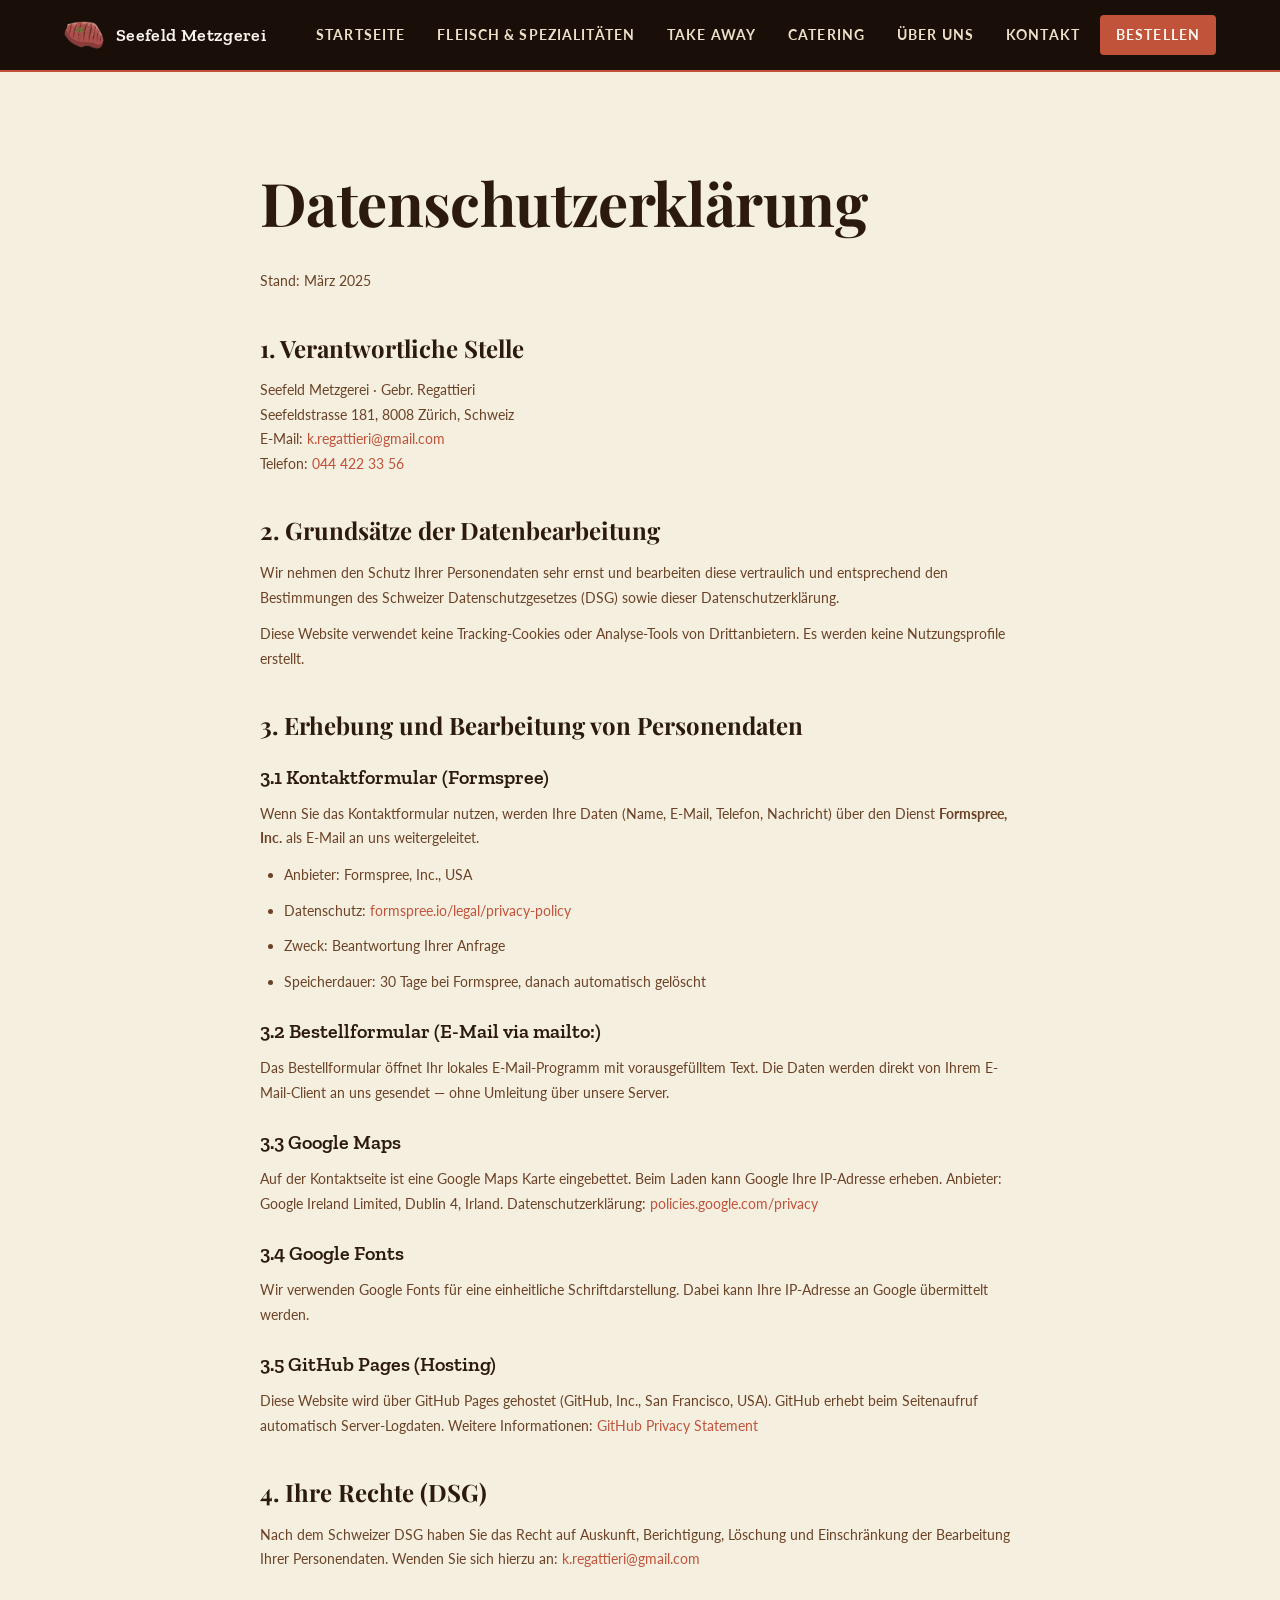
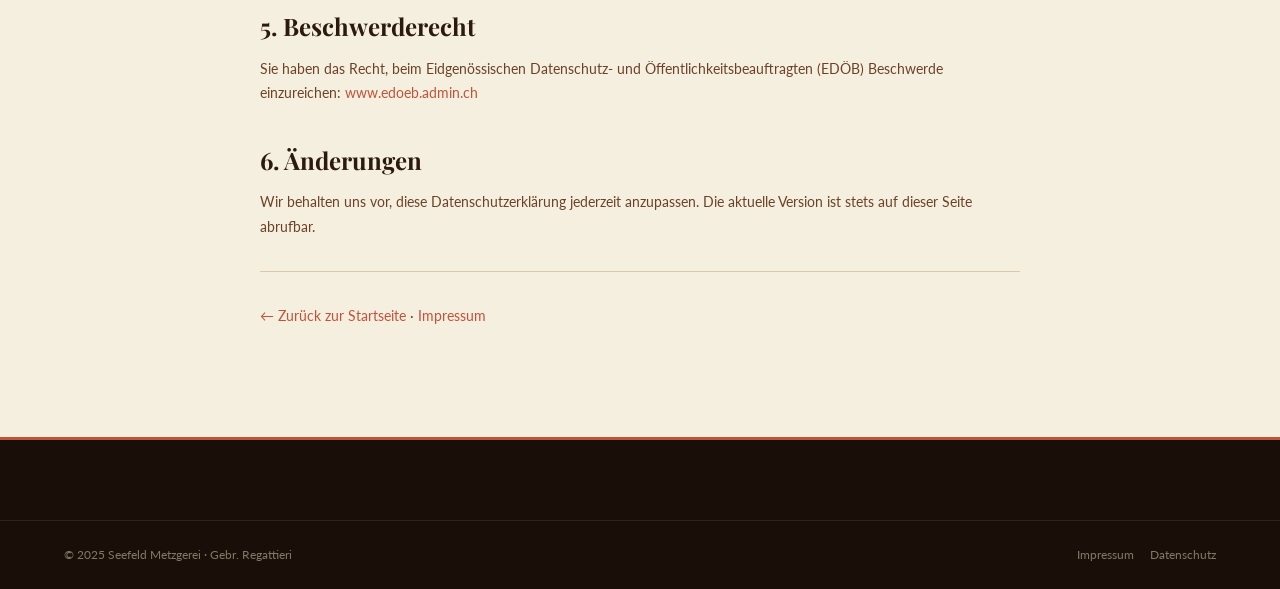
<file: datenschutz.html>
<!DOCTYPE html>
<html lang="de">
<head>
  <meta charset="UTF-8">
  <meta name="viewport" content="width=device-width, initial-scale=1.0">
  <meta name="robots" content="noindex">
  <title>Datenschutzerklärung – Seefeld Metzgerei</title>
  <link rel="stylesheet" href="assets/css/base.css">
  <link rel="stylesheet" href="assets/css/layout.css">
  <link rel="stylesheet" href="assets/css/components.css">
</head>
<body>

  <nav class="site-nav" id="site-nav" role="navigation" aria-label="Hauptnavigation">
    <div class="nav__container">
      <a href="index.html" class="nav__logo" aria-label="Seefeld Metzgerei – Zurück zur Startseite">
        <img src="assets/img/logos/logo-main-transparent.png" alt="" class="nav__logo-icon" style="object-fit:contain;">
        <span class="nav__logo-text">Seefeld Metzgerei</span>
      </a>
      <button class="nav__hamburger" id="nav-hamburger" aria-label="Menü öffnen" aria-expanded="false" aria-controls="nav-menu">
        <span></span><span></span><span></span>
      </button>
      <ul class="nav__menu" id="nav-menu" role="list">
        <li><a href="index.html">Startseite</a></li>
        <li><a href="speisekarte.html">Fleisch &amp; Spezialitäten</a></li>
        <li><a href="takeaway.html">Take Away</a></li>
        <li><a href="catering.html">Catering</a></li>
        <li><a href="ueber-uns.html">Über uns</a></li>
        <li><a href="kontakt.html">Kontakt</a></li>
        <li><a href="bestellung.html" class="nav__cta">Bestellen</a></li>
      </ul>
    </div>
  </nav>

  <main id="main-content">
    <section class="section">
      <div class="container">
        <div class="legal-content">

          <h1 style="margin-bottom:var(--space-8);">Datenschutzerklärung</h1>
          <p>Stand: März 2025</p>

          <h2>1. Verantwortliche Stelle</h2>
          <p>
            Seefeld Metzgerei · Gebr. Regattieri<br>
            Seefeldstrasse 181, 8008 Zürich, Schweiz<br>
            E-Mail: <a href="mailto:k.regattieri@gmail.com">k.regattieri@gmail.com</a><br>
            Telefon: <a href="tel:+41444223356">044 422 33 56</a>
          </p>

          <h2>2. Grundsätze der Datenbearbeitung</h2>
          <p>Wir nehmen den Schutz Ihrer Personendaten sehr ernst und bearbeiten diese vertraulich und entsprechend den Bestimmungen des Schweizer Datenschutzgesetzes (DSG) sowie dieser Datenschutzerklärung.</p>
          <p>Diese Website verwendet keine Tracking-Cookies oder Analyse-Tools von Drittanbietern. Es werden keine Nutzungsprofile erstellt.</p>

          <h2>3. Erhebung und Bearbeitung von Personendaten</h2>

          <h3>3.1 Kontaktformular (Formspree)</h3>
          <p>Wenn Sie das Kontaktformular nutzen, werden Ihre Daten (Name, E-Mail, Telefon, Nachricht) über den Dienst <strong>Formspree, Inc.</strong> als E-Mail an uns weitergeleitet.</p>
          <ul>
            <li>Anbieter: Formspree, Inc., USA</li>
            <li>Datenschutz: <a href="https://formspree.io/legal/privacy-policy" target="_blank" rel="noopener noreferrer">formspree.io/legal/privacy-policy</a></li>
            <li>Zweck: Beantwortung Ihrer Anfrage</li>
            <li>Speicherdauer: 30 Tage bei Formspree, danach automatisch gelöscht</li>
          </ul>

          <h3>3.2 Bestellformular (E-Mail via mailto:)</h3>
          <p>Das Bestellformular öffnet Ihr lokales E-Mail-Programm mit vorausgefülltem Text. Die Daten werden direkt von Ihrem E-Mail-Client an uns gesendet — ohne Umleitung über unsere Server.</p>

          <h3>3.3 Google Maps</h3>
          <p>Auf der Kontaktseite ist eine Google Maps Karte eingebettet. Beim Laden kann Google Ihre IP-Adresse erheben. Anbieter: Google Ireland Limited, Dublin 4, Irland. Datenschutzerklärung: <a href="https://policies.google.com/privacy" target="_blank" rel="noopener noreferrer">policies.google.com/privacy</a></p>

          <h3>3.4 Google Fonts</h3>
          <p>Wir verwenden Google Fonts für eine einheitliche Schriftdarstellung. Dabei kann Ihre IP-Adresse an Google übermittelt werden.</p>

          <h3>3.5 GitHub Pages (Hosting)</h3>
          <p>Diese Website wird über GitHub Pages gehostet (GitHub, Inc., San Francisco, USA). GitHub erhebt beim Seitenaufruf automatisch Server-Logdaten. Weitere Informationen: <a href="https://docs.github.com/en/site-policy/privacy-policies/github-general-privacy-statement" target="_blank" rel="noopener noreferrer">GitHub Privacy Statement</a></p>

          <h2>4. Ihre Rechte (DSG)</h2>
          <p>Nach dem Schweizer DSG haben Sie das Recht auf Auskunft, Berichtigung, Löschung und Einschränkung der Bearbeitung Ihrer Personendaten. Wenden Sie sich hierzu an: <a href="mailto:k.regattieri@gmail.com">k.regattieri@gmail.com</a></p>

          <h2>5. Beschwerderecht</h2>
          <p>Sie haben das Recht, beim Eidgenössischen Datenschutz- und Öffentlichkeitsbeauftragten (EDÖB) Beschwerde einzureichen: <a href="https://www.edoeb.admin.ch" target="_blank" rel="noopener noreferrer">www.edoeb.admin.ch</a></p>

          <h2>6. Änderungen</h2>
          <p>Wir behalten uns vor, diese Datenschutzerklärung jederzeit anzupassen. Die aktuelle Version ist stets auf dieser Seite abrufbar.</p>

          <hr>
          <p><a href="index.html">← Zurück zur Startseite</a> · <a href="impressum.html">Impressum</a></p>

        </div>
      </div>
    </section>
  </main>

  <footer class="site-footer" role="contentinfo">
    <div class="footer__bottom">
      <div class="container" style="display:flex;flex-wrap:wrap;justify-content:space-between;align-items:center;gap:var(--space-4);">
        <span>&copy; 2025 Seefeld Metzgerei · Gebr. Regattieri</span>
        <div class="footer__legal-links">
          <a href="impressum.html">Impressum</a>
          <a href="datenschutz.html">Datenschutz</a>
        </div>
      </div>
    </div>
  </footer>

  <script src="assets/js/nav.js"></script>
</body>
</html>
</file>
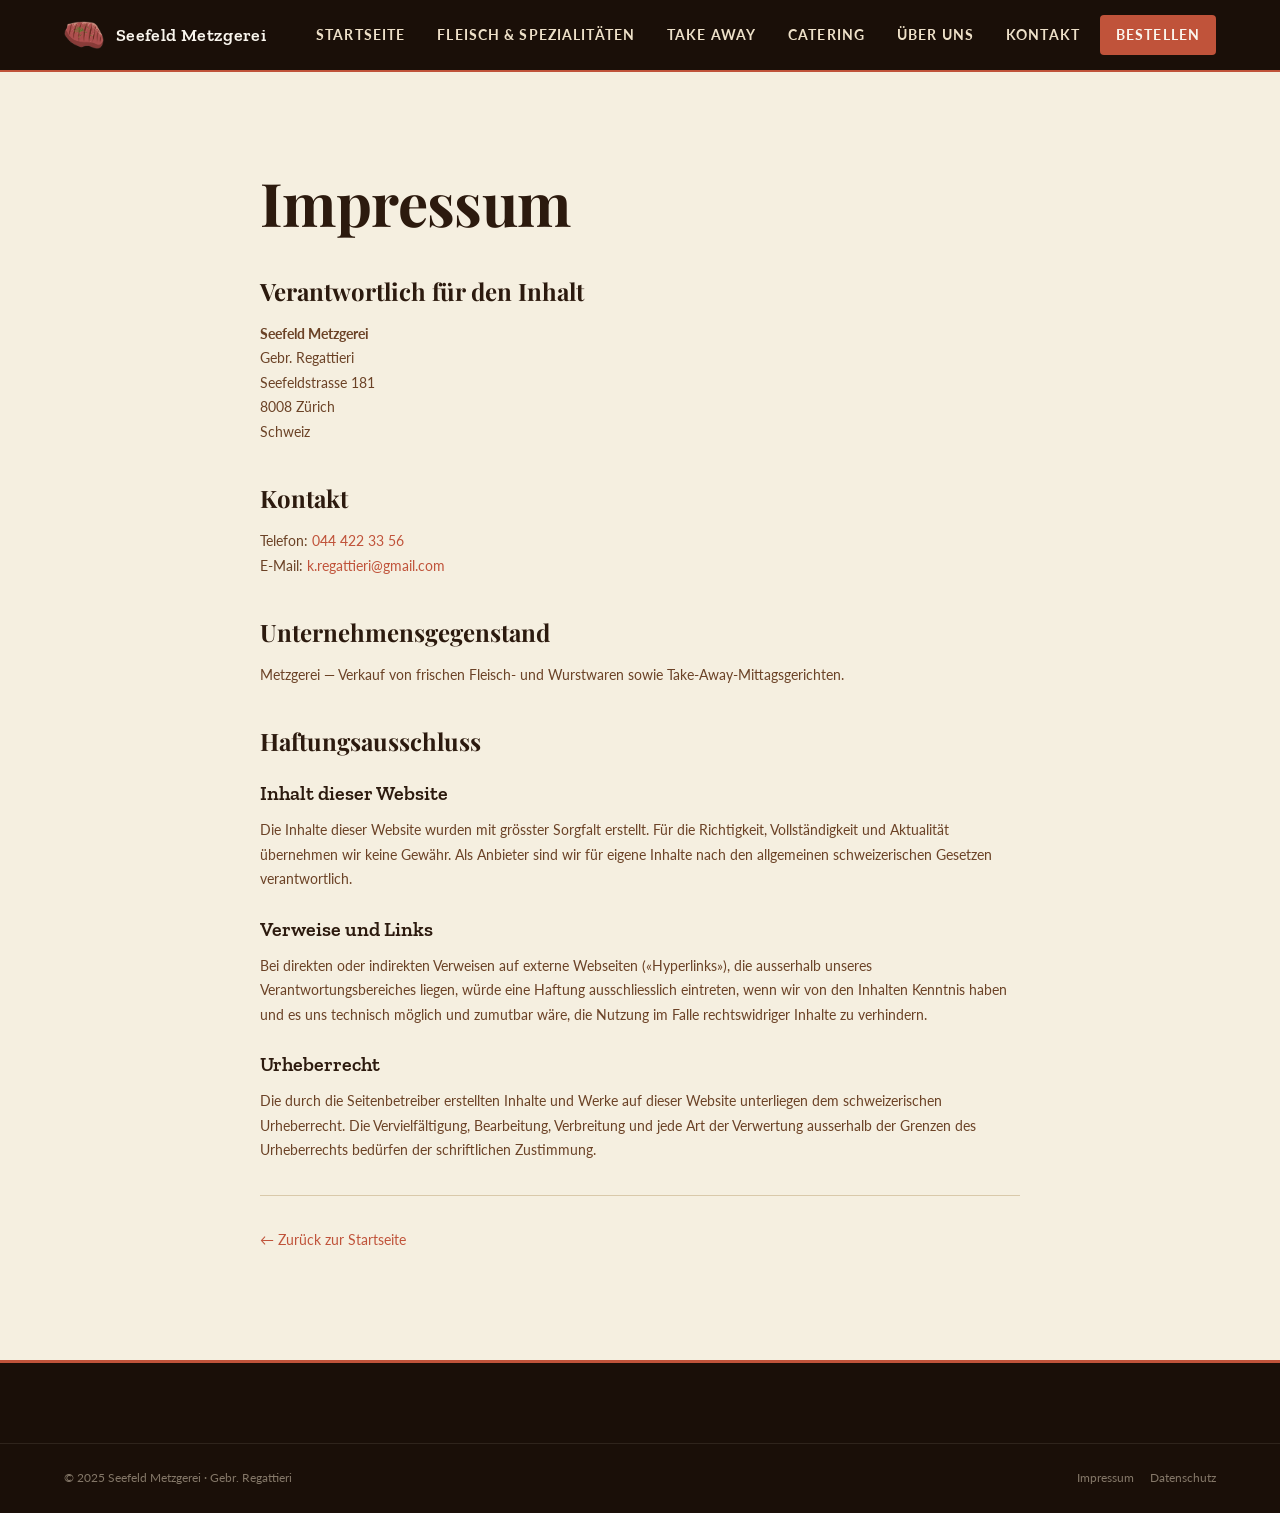
<file: impressum.html>
<!DOCTYPE html>
<html lang="de">
<head>
  <meta charset="UTF-8">
  <meta name="viewport" content="width=device-width, initial-scale=1.0">
  <meta name="robots" content="noindex">
  <title>Impressum – Seefeld Metzgerei</title>
  <link rel="stylesheet" href="assets/css/base.css">
  <link rel="stylesheet" href="assets/css/layout.css">
  <link rel="stylesheet" href="assets/css/components.css">
</head>
<body>

  <nav class="site-nav" id="site-nav" role="navigation" aria-label="Hauptnavigation">
    <div class="nav__container">
      <a href="index.html" class="nav__logo" aria-label="Seefeld Metzgerei – Zurück zur Startseite">
        <img src="assets/img/logos/logo-main-transparent.png" alt="" class="nav__logo-icon" style="object-fit:contain;">
        <span class="nav__logo-text">Seefeld Metzgerei</span>
      </a>
      <button class="nav__hamburger" id="nav-hamburger" aria-label="Menü öffnen" aria-expanded="false" aria-controls="nav-menu">
        <span></span><span></span><span></span>
      </button>
      <ul class="nav__menu" id="nav-menu" role="list">
        <li><a href="index.html">Startseite</a></li>
        <li><a href="speisekarte.html">Fleisch &amp; Spezialitäten</a></li>
        <li><a href="takeaway.html">Take Away</a></li>
        <li><a href="catering.html">Catering</a></li>
        <li><a href="ueber-uns.html">Über uns</a></li>
        <li><a href="kontakt.html">Kontakt</a></li>
        <li><a href="bestellung.html" class="nav__cta">Bestellen</a></li>
      </ul>
    </div>
  </nav>

  <main id="main-content">
    <section class="section">
      <div class="container">
        <div class="legal-content">

          <h1 style="margin-bottom:var(--space-8);">Impressum</h1>

          <h2>Verantwortlich für den Inhalt</h2>
          <p>
            <strong>Seefeld Metzgerei</strong><br>
            Gebr. Regattieri<br>
            Seefeldstrasse 181<br>
            8008 Zürich<br>
            Schweiz
          </p>

          <h2>Kontakt</h2>
          <p>
            Telefon: <a href="tel:+41444223356">044 422 33 56</a><br>
            E-Mail: <a href="mailto:k.regattieri@gmail.com">k.regattieri@gmail.com</a>
          </p>

          <h2>Unternehmensgegenstand</h2>
          <p>Metzgerei — Verkauf von frischen Fleisch- und Wurstwaren sowie Take-Away-Mittagsgerichten.</p>

          <h2>Haftungsausschluss</h2>

          <h3>Inhalt dieser Website</h3>
          <p>Die Inhalte dieser Website wurden mit grösster Sorgfalt erstellt. Für die Richtigkeit, Vollständigkeit und Aktualität übernehmen wir keine Gewähr. Als Anbieter sind wir für eigene Inhalte nach den allgemeinen schweizerischen Gesetzen verantwortlich.</p>

          <h3>Verweise und Links</h3>
          <p>Bei direkten oder indirekten Verweisen auf externe Webseiten («Hyperlinks»), die ausserhalb unseres Verantwortungsbereiches liegen, würde eine Haftung ausschliesslich eintreten, wenn wir von den Inhalten Kenntnis haben und es uns technisch möglich und zumutbar wäre, die Nutzung im Falle rechtswidriger Inhalte zu verhindern.</p>

          <h3>Urheberrecht</h3>
          <p>Die durch die Seitenbetreiber erstellten Inhalte und Werke auf dieser Website unterliegen dem schweizerischen Urheberrecht. Die Vervielfältigung, Bearbeitung, Verbreitung und jede Art der Verwertung ausserhalb der Grenzen des Urheberrechts bedürfen der schriftlichen Zustimmung.</p>

          <hr>
          <p><a href="index.html">← Zurück zur Startseite</a></p>

        </div>
      </div>
    </section>
  </main>

  <footer class="site-footer" role="contentinfo">
    <div class="footer__bottom">
      <div class="container" style="display:flex;flex-wrap:wrap;justify-content:space-between;align-items:center;gap:var(--space-4);">
        <span>&copy; 2025 Seefeld Metzgerei · Gebr. Regattieri</span>
        <div class="footer__legal-links">
          <a href="impressum.html">Impressum</a>
          <a href="datenschutz.html">Datenschutz</a>
        </div>
      </div>
    </div>
  </footer>

  <script src="assets/js/nav.js"></script>
</body>
</html>
</file>
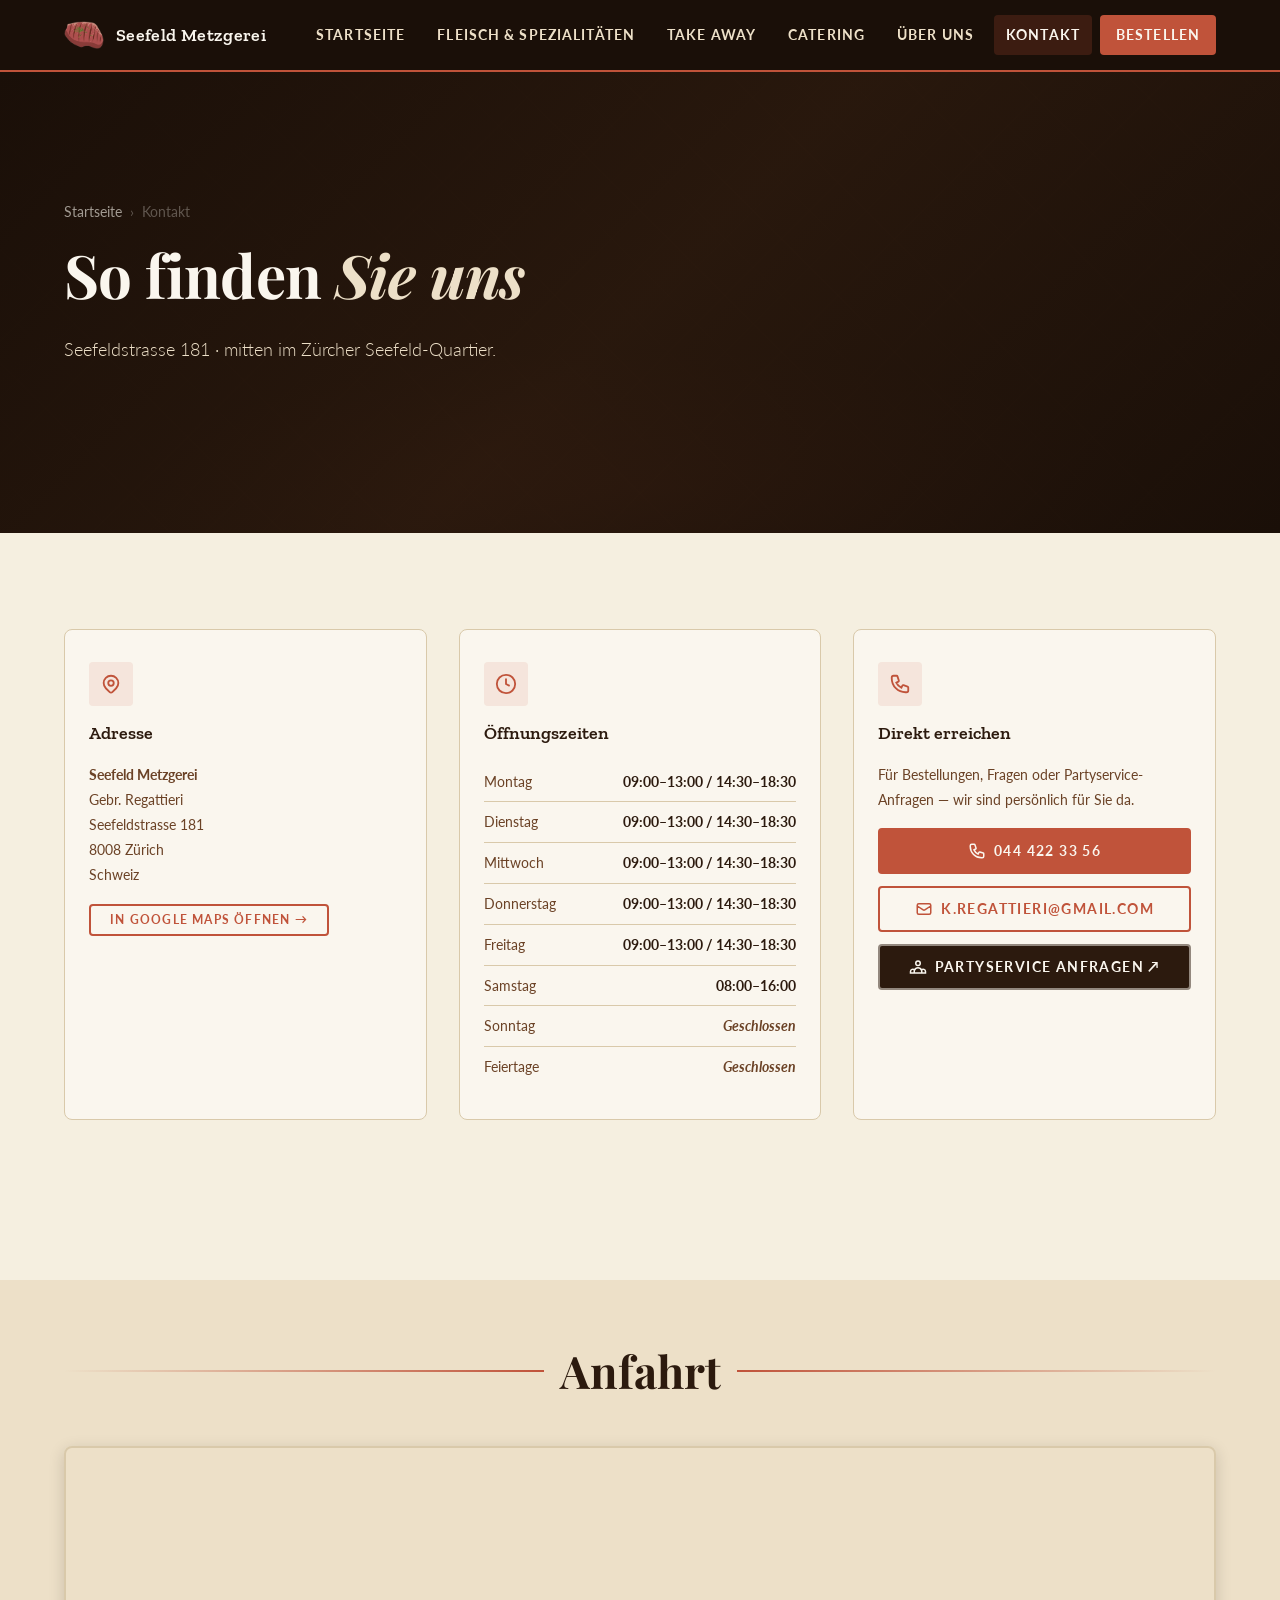
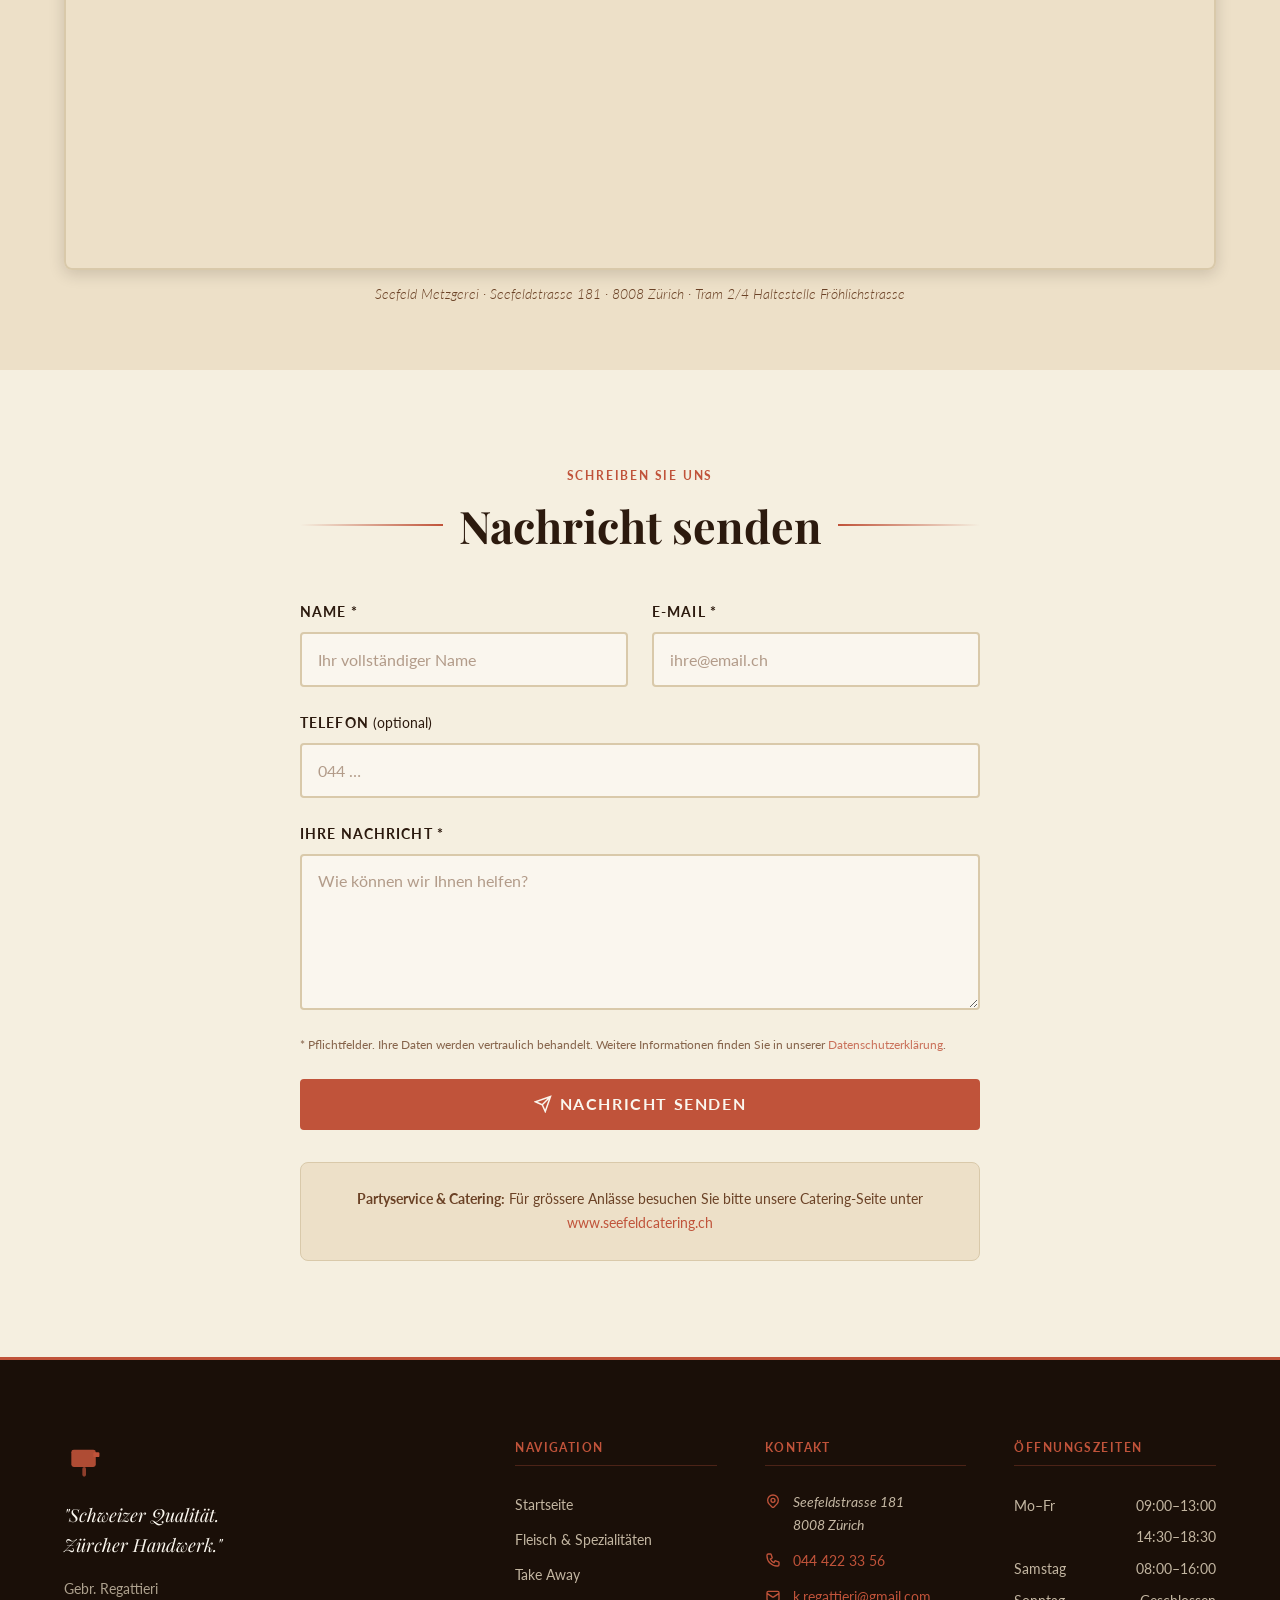
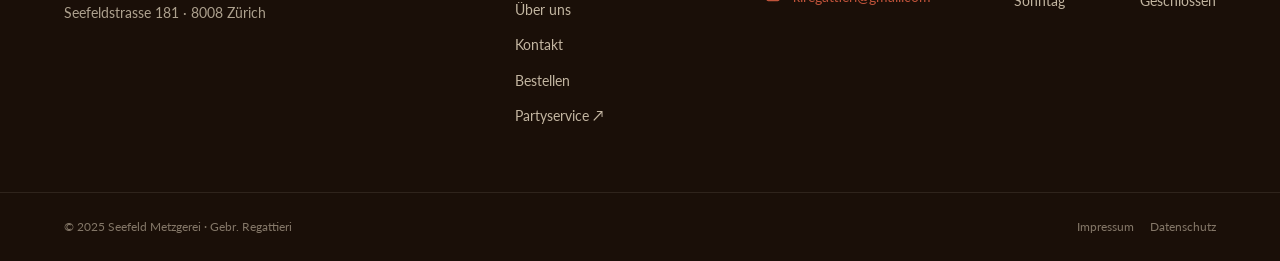
<file: kontakt.html>
<!DOCTYPE html>
<html lang="de">
<head>
  <meta charset="UTF-8">
  <meta name="viewport" content="width=device-width, initial-scale=1.0">
  <meta name="description" content="Seefeld Metzgerei – Seefeldstrasse 181, 8008 Zürich. Tel. 044 422 33 56. Mo–Fr 09–13 / 14:30–18:30, Sa 08–16 Uhr.">
  <title>Kontakt & Anfahrt – Seefeld Metzgerei</title>
  <link rel="stylesheet" href="assets/css/base.css">
  <link rel="stylesheet" href="assets/css/layout.css">
  <link rel="stylesheet" href="assets/css/components.css">
</head>
<body>

  <nav class="site-nav" id="site-nav" role="navigation" aria-label="Hauptnavigation">
    <div class="nav__container">
      <a href="index.html" class="nav__logo" aria-label="Seefeld Metzgerei – Zurück zur Startseite">
        <img src="assets/img/logos/logo-main-transparent.png" alt="" class="nav__logo-icon" style="object-fit:contain;">
        <span class="nav__logo-text">Seefeld Metzgerei</span>
      </a>
      <button class="nav__hamburger" id="nav-hamburger" aria-label="Menü öffnen" aria-expanded="false" aria-controls="nav-menu">
        <span></span><span></span><span></span>
      </button>
      <ul class="nav__menu" id="nav-menu" role="list">
        <li><a href="index.html">Startseite</a></li>
        <li><a href="speisekarte.html">Fleisch &amp; Spezialitäten</a></li>
        <li><a href="takeaway.html">Take Away</a></li>
        <li><a href="catering.html">Catering</a></li>
        <li><a href="ueber-uns.html">Über uns</a></li>
        <li><a href="kontakt.html">Kontakt</a></li>
        <li><a href="bestellung.html" class="nav__cta">Bestellen</a></li>
      </ul>
    </div>
  </nav>

  <main id="main-content">

    <section class="page-hero page-hero--short" aria-label="Kontakt und Anfahrt">
      <div class="page-hero__overlay"></div>
      <div class="page-hero__content">
        <nav class="breadcrumb" aria-label="Breadcrumb">
          <a href="index.html">Startseite</a>
          <span aria-hidden="true">›</span>
          <span aria-current="page">Kontakt</span>
        </nav>
        <h1>So finden <em>Sie uns</em></h1>
        <p class="lead">Seefeldstrasse 181 · mitten im Zürcher Seefeld-Quartier.</p>
      </div>
    </section>

    <!-- CONTACT BLOCKS -->
    <section class="section" aria-labelledby="contact-info-heading">
      <div class="container">
        <h2 id="contact-info-heading" class="sr-only">Kontaktinformationen</h2>

        <div class="contact-grid">

          <div class="contact-block">
            <div class="contact-block__icon">
              <svg viewBox="0 0 24 24" fill="none" stroke="currentColor" stroke-width="2" aria-hidden="true">
                <path d="M17.657 16.657L13.414 20.9a1.998 1.998 0 01-2.827 0l-4.244-4.243a8 8 0 1111.314 0z"/>
                <path d="M15 11a3 3 0 11-6 0 3 3 0 016 0z"/>
              </svg>
            </div>
            <h3>Adresse</h3>
            <address>
              <strong>Seefeld Metzgerei</strong><br>
              Gebr. Regattieri<br>
              Seefeldstrasse 181<br>
              8008 Zürich<br>
              Schweiz
            </address>
            <div style="margin-top:var(--space-4);">
              <a href="https://maps.google.com/?q=Seefeldstrasse+181,+8008+Zürich" target="_blank" rel="noopener noreferrer" class="btn btn--outline btn--sm">In Google Maps öffnen →</a>
            </div>
          </div>

          <div class="contact-block">
            <div class="contact-block__icon">
              <svg viewBox="0 0 24 24" fill="none" stroke="currentColor" stroke-width="2" aria-hidden="true">
                <circle cx="12" cy="12" r="10"/>
                <path d="M12 6v6l4 2"/>
              </svg>
            </div>
            <h3>Öffnungszeiten</h3>
            <table class="hours-table" aria-label="Öffnungszeiten">
              <tbody>
                <tr><td>Montag</td><td>09:00–13:00 / 14:30–18:30</td></tr>
                <tr><td>Dienstag</td><td>09:00–13:00 / 14:30–18:30</td></tr>
                <tr><td>Mittwoch</td><td>09:00–13:00 / 14:30–18:30</td></tr>
                <tr><td>Donnerstag</td><td>09:00–13:00 / 14:30–18:30</td></tr>
                <tr><td>Freitag</td><td>09:00–13:00 / 14:30–18:30</td></tr>
                <tr><td>Samstag</td><td>08:00–16:00</td></tr>
                <tr><td>Sonntag</td><td style="color:var(--color-mocha);font-style:italic;">Geschlossen</td></tr>
                <tr><td>Feiertage</td><td style="color:var(--color-mocha);font-style:italic;">Geschlossen</td></tr>
              </tbody>
            </table>
          </div>

          <div class="contact-block">
            <div class="contact-block__icon">
              <svg viewBox="0 0 24 24" fill="none" stroke="currentColor" stroke-width="2" aria-hidden="true">
                <path d="M3 5a2 2 0 012-2h3.28a1 1 0 01.948.684l1.498 4.493a1 1 0 01-.502 1.21l-2.257 1.13a11.042 11.042 0 005.516 5.516l1.13-2.257a1 1 0 011.21-.502l4.493 1.498a1 1 0 01.684.949V19a2 2 0 01-2 2h-1C9.716 21 3 14.284 3 6V5z"/>
              </svg>
            </div>
            <h3>Direkt erreichen</h3>
            <p style="margin-bottom:var(--space-4);">Für Bestellungen, Fragen oder Partyservice-Anfragen — wir sind persönlich für Sie da.</p>
            <a href="tel:+41444223356" class="btn btn--primary btn--full" style="margin-bottom:var(--space-3);">
              <svg viewBox="0 0 24 24" fill="none" stroke="currentColor" stroke-width="2" aria-hidden="true"><path d="M3 5a2 2 0 012-2h3.28a1 1 0 01.948.684l1.498 4.493a1 1 0 01-.502 1.21l-2.257 1.13a11.042 11.042 0 005.516 5.516l1.13-2.257a1 1 0 011.21-.502l4.493 1.498a1 1 0 01.684.949V19a2 2 0 01-2 2h-1C9.716 21 3 14.284 3 6V5z"/></svg>
              044 422 33 56
            </a>
            <a href="mailto:k.regattieri@gmail.com" class="btn btn--outline btn--full" style="margin-bottom:var(--space-3);">
              <svg viewBox="0 0 24 24" fill="none" stroke="currentColor" stroke-width="2" aria-hidden="true"><path d="M3 8l7.89 5.26a2 2 0 002.22 0L21 8M5 19h14a2 2 0 002-2V7a2 2 0 00-2-2H5a2 2 0 00-2 2v10a2 2 0 002 2z"/></svg>
              k.regattieri@gmail.com
            </a>
            <a href="https://www.seefeldcatering.ch" target="_blank" rel="noopener noreferrer" class="btn btn--ghost btn--full" style="background:var(--color-espresso);">
              <svg viewBox="0 0 24 24" fill="none" stroke="currentColor" stroke-width="2" aria-hidden="true"><path d="M17 20h5v-2a3 3 0 00-5.356-1.857M17 20H7m10 0v-2c0-.656-.126-1.283-.356-1.857M7 20H2v-2a3 3 0 015.356-1.857M7 20v-2c0-.656.126-1.283.356-1.857m0 0a5.002 5.002 0 019.288 0M15 7a3 3 0 11-6 0 3 3 0 016 0z"/></svg>
              Partyservice anfragen ↗
            </a>
          </div>

        </div>
      </div>
    </section>

    <!-- MAP -->
    <section class="section--sm section--parchment" aria-labelledby="map-heading">
      <div class="container">
        <h2 id="map-heading" class="section-title">Anfahrt</h2>
        <div class="map-container">
          <iframe
            src="https://maps.google.com/maps?q=Seefeldstrasse+181,+8008+Z%C3%BCrich,+Switzerland&t=m&z=16&ie=UTF8&iwloc=&output=embed"
            title="Standort Seefeld Metzgerei auf der Karte"
            loading="lazy"
            referrerpolicy="no-referrer-when-downgrade"
            allowfullscreen>
          </iframe>
        </div>
        <p class="caption" style="margin-top:var(--space-3);text-align:center;">
          Seefeld Metzgerei · Seefeldstrasse 181 · 8008 Zürich · Tram 2/4 Haltestelle Fröhlichstrasse
        </p>
      </div>
    </section>

    <!-- CONTACT FORM -->
    <section class="section" aria-labelledby="form-heading">
      <div class="container">
        <div style="max-width:680px;margin-inline:auto;">
          <span class="overline" style="display:block;text-align:center;margin-bottom:var(--space-3);">Schreiben Sie uns</span>
          <h2 id="form-heading" class="section-title">Nachricht senden</h2>

          <!-- Formspree: replace YOUR_FORM_ID with your actual ID from formspree.io -->
          <form action="https://formspree.io/f/YOUR_FORM_ID" method="POST" novalidate>
            <input type="hidden" name="_subject" value="Nachricht über seefeldmetzgerei.ch">
            <input type="hidden" name="_language" value="de">

            <div class="form-row">
              <div class="form-group">
                <label for="contact-name">Name <span aria-hidden="true">*</span></label>
                <input type="text" id="contact-name" name="name" placeholder="Ihr vollständiger Name" required autocomplete="name">
              </div>
              <div class="form-group">
                <label for="contact-email">E-Mail <span aria-hidden="true">*</span></label>
                <input type="email" id="contact-email" name="email" placeholder="ihre@email.ch" required autocomplete="email">
              </div>
            </div>

            <div class="form-group">
              <label for="contact-telefon">Telefon <span style="font-weight:400;text-transform:none;letter-spacing:0;">(optional)</span></label>
              <input type="tel" id="contact-telefon" name="telefon" placeholder="044 …" autocomplete="tel">
            </div>

            <div class="form-group">
              <label for="contact-nachricht">Ihre Nachricht <span aria-hidden="true">*</span></label>
              <textarea id="contact-nachricht" name="nachricht" placeholder="Wie können wir Ihnen helfen?" required rows="5"></textarea>
            </div>

            <p class="form-note" style="margin-bottom:var(--space-6);">
              * Pflichtfelder. Ihre Daten werden vertraulich behandelt.
              Weitere Informationen finden Sie in unserer <a href="datenschutz.html">Datenschutzerklärung</a>.
            </p>

            <button type="submit" class="btn btn--primary btn--lg btn--full">
              <svg viewBox="0 0 24 24" fill="none" stroke="currentColor" stroke-width="2" aria-hidden="true"><path d="M22 2L11 13M22 2l-7 20-4-9-9-4 20-7z"/></svg>
              Nachricht senden
            </button>
          </form>

          <div style="margin-top:var(--space-8);padding:var(--space-6);background:var(--color-parchment);border-radius:var(--radius-md);border:1px solid var(--color-border);">
            <p style="font-size:var(--text-sm);color:var(--color-mocha);text-align:center;">
              <strong>Partyservice &amp; Catering:</strong> Für grössere Anlässe besuchen Sie bitte unsere Catering-Seite unter
              <a href="https://www.seefeldcatering.ch" target="_blank" rel="noopener noreferrer">www.seefeldcatering.ch</a>
            </p>
          </div>
        </div>
      </div>
    </section>

  </main>

  <footer class="site-footer" role="contentinfo">
    <div class="container">
      <div class="footer__grid">
        <div class="footer__brand">
          <svg viewBox="0 0 36 36" fill="none" xmlns="http://www.w3.org/2000/svg" aria-hidden="true" style="width:44px;height:44px;margin-bottom:var(--space-4);color:var(--color-terracotta);">
            <rect x="6" y="8" width="20" height="14" rx="2" fill="currentColor" opacity="0.9"/>
            <rect x="24" y="10" width="5" height="4" rx="1" fill="currentColor"/>
            <rect x="15" y="22" width="3" height="8" rx="1.5" fill="currentColor" opacity="0.7"/>
          </svg>
          <p class="footer__tagline">"Schweizer Qualität.<br>Zürcher Handwerk."</p>
          <p>Gebr. Regattieri<br>Seefeldstrasse 181 · 8008 Zürich</p>
        </div>
        <div class="footer__col">
          <h4>Navigation</h4>
          <ul>
            <li><a href="index.html">Startseite</a></li>
            <li><a href="speisekarte.html">Fleisch &amp; Spezialitäten</a></li>
            <li><a href="takeaway.html">Take Away</a></li>
            <li><a href="ueber-uns.html">Über uns</a></li>
            <li><a href="kontakt.html">Kontakt</a></li>
            <li><a href="bestellung.html">Bestellen</a></li>
            <li><a href="https://www.seefeldcatering.ch" target="_blank" rel="noopener noreferrer">Partyservice ↗</a></li>
          </ul>
        </div>
        <div class="footer__col">
          <h4>Kontakt</h4>
          <div class="footer__contact-item">
            <svg viewBox="0 0 24 24" fill="none" stroke="currentColor" stroke-width="2" aria-hidden="true"><path d="M17.657 16.657L13.414 20.9a1.998 1.998 0 01-2.827 0l-4.244-4.243a8 8 0 1111.314 0z"/><path d="M15 11a3 3 0 11-6 0 3 3 0 016 0z"/></svg>
            <address>Seefeldstrasse 181<br>8008 Zürich</address>
          </div>
          <div class="footer__contact-item">
            <svg viewBox="0 0 24 24" fill="none" stroke="currentColor" stroke-width="2" aria-hidden="true"><path d="M3 5a2 2 0 012-2h3.28a1 1 0 01.948.684l1.498 4.493a1 1 0 01-.502 1.21l-2.257 1.13a11.042 11.042 0 005.516 5.516l1.13-2.257a1 1 0 011.21-.502l4.493 1.498a1 1 0 01.684.949V19a2 2 0 01-2 2h-1C9.716 21 3 14.284 3 6V5z"/></svg>
            <a href="tel:+41444223356">044 422 33 56</a>
          </div>
          <div class="footer__contact-item">
            <svg viewBox="0 0 24 24" fill="none" stroke="currentColor" stroke-width="2" aria-hidden="true"><path d="M3 8l7.89 5.26a2 2 0 002.22 0L21 8M5 19h14a2 2 0 002-2V7a2 2 0 00-2-2H5a2 2 0 00-2 2v10a2 2 0 002 2z"/></svg>
            <a href="mailto:k.regattieri@gmail.com">k.regattieri@gmail.com</a>
          </div>
        </div>
        <div class="footer__col">
          <h4>Öffnungszeiten</h4>
          <div class="footer__hours-row"><span>Mo–Fr</span><span>09:00–13:00</span></div>
          <div class="footer__hours-row"><span></span><span>14:30–18:30</span></div>
          <div class="footer__hours-row"><span>Samstag</span><span>08:00–16:00</span></div>
          <div class="footer__hours-row"><span>Sonntag</span><span>Geschlossen</span></div>
        </div>
      </div>
    </div>
    <div class="footer__bottom">
      <div class="container" style="display:flex;flex-wrap:wrap;justify-content:space-between;align-items:center;gap:var(--space-4);">
        <span>&copy; 2025 Seefeld Metzgerei · Gebr. Regattieri</span>
        <div class="footer__legal-links">
          <a href="impressum.html">Impressum</a>
          <a href="datenschutz.html">Datenschutz</a>
        </div>
      </div>
    </div>
  </footer>

  <script src="assets/js/nav.js"></script>
</body>
</html>
</file>
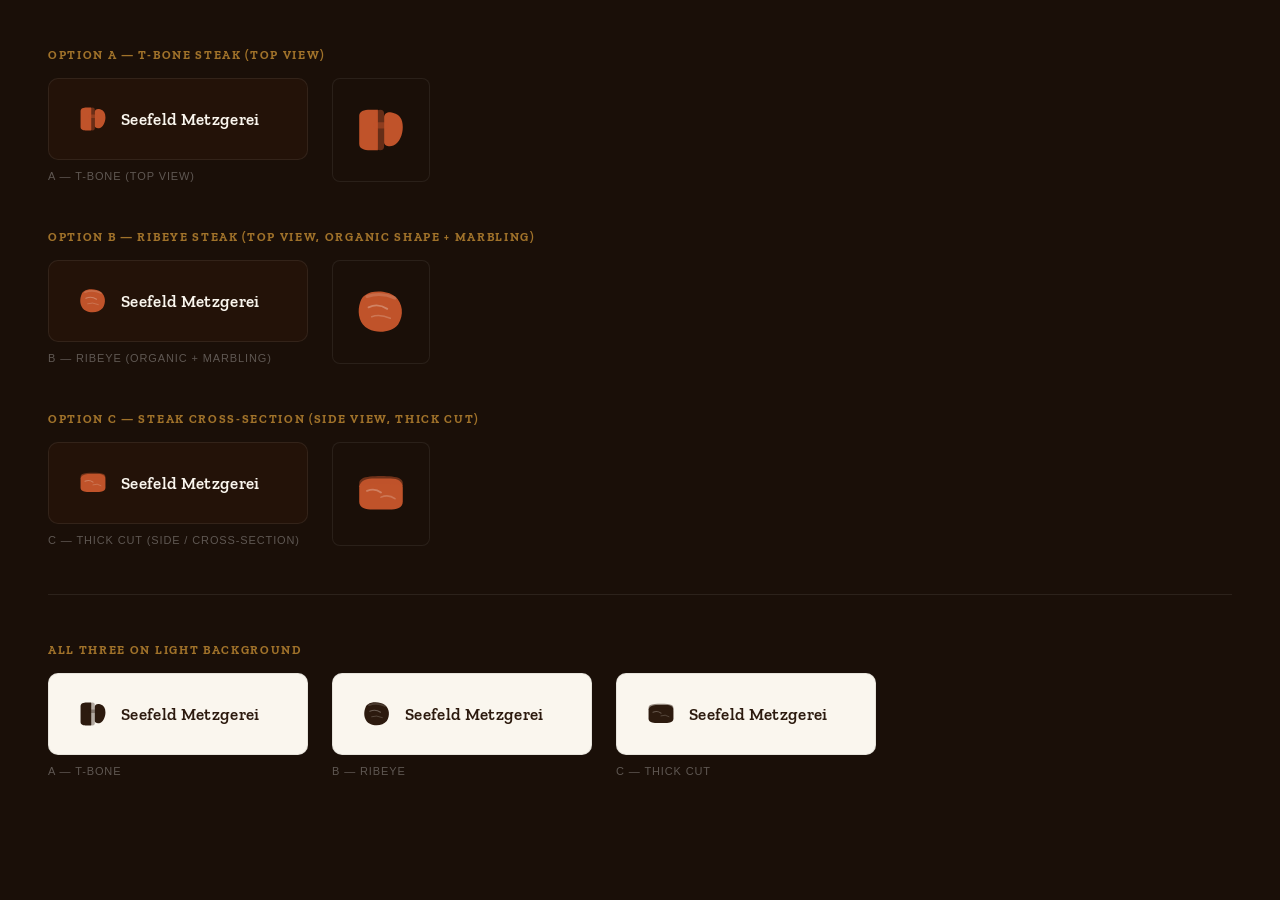
<file: logo-preview.html>
<!DOCTYPE html>
<html lang="de">
<head>
  <meta charset="UTF-8">
  <title>Logo Preview — Steak Silhouettes</title>
  <link rel="preconnect" href="https://fonts.googleapis.com">
  <link href="https://fonts.googleapis.com/css2?family=Zilla+Slab:wght@600&display=swap" rel="stylesheet">
  <style>
    * { box-sizing: border-box; margin: 0; padding: 0; }
    body { background: #1a0f08; font-family: sans-serif; padding: 48px; }

    h2 {
      color: #a0722a; font-family: 'Zilla Slab', serif;
      margin-bottom: 16px; font-size: 12px;
      letter-spacing: .14em; text-transform: uppercase;
    }

    .row { display: flex; gap: 24px; margin-bottom: 48px; flex-wrap: wrap; }

    .card {
      background: #231208;
      border: 1px solid rgba(255,255,255,0.07);
      border-radius: 10px;
      padding: 24px 28px;
      display: flex; align-items: center; gap: 12px;
      min-width: 260px;
    }
    .card svg { color: #c0532a; flex-shrink: 0; }
    .card span {
      font-family: 'Zilla Slab', serif;
      font-size: 17px; font-weight: 600;
      color: #FAF6EE; letter-spacing: .02em;
    }
    .label {
      color: rgba(255,255,255,0.3);
      font-size: 11px; letter-spacing: .08em;
      text-transform: uppercase; margin-top: 10px;
    }

    hr { border: none; border-top: 1px solid rgba(255,255,255,0.08); margin: 48px 0; }

    /* Light bg row */
    .card--light {
      background: #FAF6EE;
      border-color: rgba(0,0,0,0.08);
    }
    .card--light svg { color: #2C1A0E; }
    .card--light span { color: #2C1A0E; }

    /* Icon-only zoomed swatches */
    .zoom {
      background: #1a0f08; border: 1px solid rgba(255,255,255,0.07);
      border-radius: 8px; padding: 20px;
      display: flex; align-items: center; justify-content: center;
    }
    .zoom svg { color: #c0532a; }
  </style>
</head>
<body>

  <!-- ═══ DARK NAV CONTEXT ═══ -->

  <h2>Option A — T-bone steak (top view)</h2>
  <div class="row">
    <div>
      <div class="card">
        <svg width="32" height="32" viewBox="0 0 36 36" fill="none" xmlns="http://www.w3.org/2000/svg">
          <!-- Left loin (larger muscle) -->
          <path d="M4 9 C4 6 7 5 11 5 L16 5 L16 31 L11 31 C7 31 4 30 4 27 Z" fill="currentColor"/>
          <!-- Right tenderloin (smaller muscle) -->
          <path d="M20 10 C20 7 23 6 26 7 C30 8 32 11 32 16 C32 21 30 26 26 28 C23 29 20 28 20 26 Z" fill="currentColor"/>
          <!-- T-bone (bone) -->
          <rect x="15" y="5" width="5" height="26" rx="2.5" fill="currentColor" opacity="0.45"/>
          <!-- Cross bar of T -->
          <rect x="13" y="13" width="10" height="4" rx="2" fill="currentColor" opacity="0.45"/>
        </svg>
        <span>Seefeld Metzgerei</span>
      </div>
      <div class="label">A — T-bone (top view)</div>
    </div>
    <div class="zoom">
      <svg width="56" height="56" viewBox="0 0 36 36" fill="none" xmlns="http://www.w3.org/2000/svg">
        <path d="M4 9 C4 6 7 5 11 5 L16 5 L16 31 L11 31 C7 31 4 30 4 27 Z" fill="currentColor"/>
        <path d="M20 10 C20 7 23 6 26 7 C30 8 32 11 32 16 C32 21 30 26 26 28 C23 29 20 28 20 26 Z" fill="currentColor"/>
        <rect x="15" y="5" width="5" height="26" rx="2.5" fill="currentColor" opacity="0.45"/>
        <rect x="13" y="13" width="10" height="4" rx="2" fill="currentColor" opacity="0.45"/>
      </svg>
    </div>
  </div>

  <h2>Option B — Ribeye steak (top view, organic shape + marbling)</h2>
  <div class="row">
    <div>
      <div class="card">
        <svg width="32" height="32" viewBox="0 0 36 36" fill="none" xmlns="http://www.w3.org/2000/svg">
          <!-- Organic steak shape -->
          <path d="M8 7 C12 4 22 4 27 8 C32 12 33 20 29 26 C25 31 16 32 10 29 C4 26 3 19 4 14 C5 10 6 8 8 7 Z" fill="currentColor"/>
          <!-- Marbling lines -->
          <path d="M10 15 Q16 12 22 16" stroke="#FAF6EE" stroke-width="1.2" fill="none" opacity="0.3" stroke-linecap="round"/>
          <path d="M12 21 Q17 19 24 22" stroke="#FAF6EE" stroke-width="1" fill="none" opacity="0.22" stroke-linecap="round"/>
          <!-- Fat cap edge -->
          <path d="M9 8 Q18 5 27 9" stroke="#FAF6EE" stroke-width="2" fill="none" opacity="0.15" stroke-linecap="round"/>
        </svg>
        <span>Seefeld Metzgerei</span>
      </div>
      <div class="label">B — Ribeye (organic + marbling)</div>
    </div>
    <div class="zoom">
      <svg width="56" height="56" viewBox="0 0 36 36" fill="none" xmlns="http://www.w3.org/2000/svg">
        <path d="M8 7 C12 4 22 4 27 8 C32 12 33 20 29 26 C25 31 16 32 10 29 C4 26 3 19 4 14 C5 10 6 8 8 7 Z" fill="currentColor"/>
        <path d="M10 15 Q16 12 22 16" stroke="#FAF6EE" stroke-width="1.2" fill="none" opacity="0.3" stroke-linecap="round"/>
        <path d="M12 21 Q17 19 24 22" stroke="#FAF6EE" stroke-width="1" fill="none" opacity="0.22" stroke-linecap="round"/>
        <path d="M9 8 Q18 5 27 9" stroke="#FAF6EE" stroke-width="2" fill="none" opacity="0.15" stroke-linecap="round"/>
      </svg>
    </div>
  </div>

  <h2>Option C — Steak cross-section (side view, thick cut)</h2>
  <div class="row">
    <div>
      <div class="card">
        <svg width="32" height="32" viewBox="0 0 36 36" fill="none" xmlns="http://www.w3.org/2000/svg">
          <!-- Steak body (side view cross-section) -->
          <path d="M4 13 C5 9 9 8 14 8 L24 8 C29 8 32 10 32 14 L32 23 C32 27 28 28 23 28 L13 28 C8 28 4 27 4 23 Z" fill="currentColor"/>
          <!-- Fat cap strip at top -->
          <path d="M6 8 C10 6 26 6 30 8 Q32 9 32 11 L32 13 C29 11 9 11 4 13 L4 11 Q4 9 6 8 Z" fill="currentColor" opacity="0.5"/>
          <!-- Marbling cross-section lines -->
          <path d="M9 16 Q14 14 18 17" stroke="#FAF6EE" stroke-width="1.2" fill="none" opacity="0.28" stroke-linecap="round"/>
          <path d="M18 20 Q23 18 27 21" stroke="#FAF6EE" stroke-width="1" fill="none" opacity="0.22" stroke-linecap="round"/>
        </svg>
        <span>Seefeld Metzgerei</span>
      </div>
      <div class="label">C — Thick cut (side / cross-section)</div>
    </div>
    <div class="zoom">
      <svg width="56" height="56" viewBox="0 0 36 36" fill="none" xmlns="http://www.w3.org/2000/svg">
        <path d="M4 13 C5 9 9 8 14 8 L24 8 C29 8 32 10 32 14 L32 23 C32 27 28 28 23 28 L13 28 C8 28 4 27 4 23 Z" fill="currentColor"/>
        <path d="M6 8 C10 6 26 6 30 8 Q32 9 32 11 L32 13 C29 11 9 11 4 13 L4 11 Q4 9 6 8 Z" fill="currentColor" opacity="0.5"/>
        <path d="M9 16 Q14 14 18 17" stroke="#FAF6EE" stroke-width="1.2" fill="none" opacity="0.28" stroke-linecap="round"/>
        <path d="M18 20 Q23 18 27 21" stroke="#FAF6EE" stroke-width="1" fill="none" opacity="0.22" stroke-linecap="round"/>
      </svg>
    </div>
  </div>

  <hr>

  <!-- ═══ LIGHT NAV CONTEXT ═══ -->
  <h2>All three on light background</h2>
  <div class="row">
    <div>
      <div class="card card--light">
        <svg width="32" height="32" viewBox="0 0 36 36" fill="none" xmlns="http://www.w3.org/2000/svg">
          <path d="M4 9 C4 6 7 5 11 5 L16 5 L16 31 L11 31 C7 31 4 30 4 27 Z" fill="currentColor"/>
          <path d="M20 10 C20 7 23 6 26 7 C30 8 32 11 32 16 C32 21 30 26 26 28 C23 29 20 28 20 26 Z" fill="currentColor"/>
          <rect x="15" y="5" width="5" height="26" rx="2.5" fill="currentColor" opacity="0.35"/>
          <rect x="13" y="13" width="10" height="4" rx="2" fill="currentColor" opacity="0.35"/>
        </svg>
        <span>Seefeld Metzgerei</span>
      </div>
      <div class="label" style="color:rgba(255,255,255,0.3)">A — T-bone</div>
    </div>
    <div>
      <div class="card card--light">
        <svg width="32" height="32" viewBox="0 0 36 36" fill="none" xmlns="http://www.w3.org/2000/svg">
          <path d="M8 7 C12 4 22 4 27 8 C32 12 33 20 29 26 C25 31 16 32 10 29 C4 26 3 19 4 14 C5 10 6 8 8 7 Z" fill="currentColor"/>
          <path d="M10 15 Q16 12 22 16" stroke="#FAF6EE" stroke-width="1.2" fill="none" opacity="0.3" stroke-linecap="round"/>
          <path d="M12 21 Q17 19 24 22" stroke="#FAF6EE" stroke-width="1" fill="none" opacity="0.22" stroke-linecap="round"/>
          <path d="M9 8 Q18 5 27 9" stroke="#FAF6EE" stroke-width="2" fill="none" opacity="0.15" stroke-linecap="round"/>
        </svg>
        <span>Seefeld Metzgerei</span>
      </div>
      <div class="label" style="color:rgba(255,255,255,0.3)">B — Ribeye</div>
    </div>
    <div>
      <div class="card card--light">
        <svg width="32" height="32" viewBox="0 0 36 36" fill="none" xmlns="http://www.w3.org/2000/svg">
          <path d="M4 13 C5 9 9 8 14 8 L24 8 C29 8 32 10 32 14 L32 23 C32 27 28 28 23 28 L13 28 C8 28 4 27 4 23 Z" fill="currentColor"/>
          <path d="M6 8 C10 6 26 6 30 8 Q32 9 32 11 L32 13 C29 11 9 11 4 13 L4 11 Q4 9 6 8 Z" fill="currentColor" opacity="0.5"/>
          <path d="M9 16 Q14 14 18 17" stroke="#FAF6EE" stroke-width="1.2" fill="none" opacity="0.28" stroke-linecap="round"/>
          <path d="M18 20 Q23 18 27 21" stroke="#FAF6EE" stroke-width="1" fill="none" opacity="0.22" stroke-linecap="round"/>
        </svg>
        <span>Seefeld Metzgerei</span>
      </div>
      <div class="label" style="color:rgba(255,255,255,0.3)">C — Thick cut</div>
    </div>
  </div>

</body>
</html>
</file>
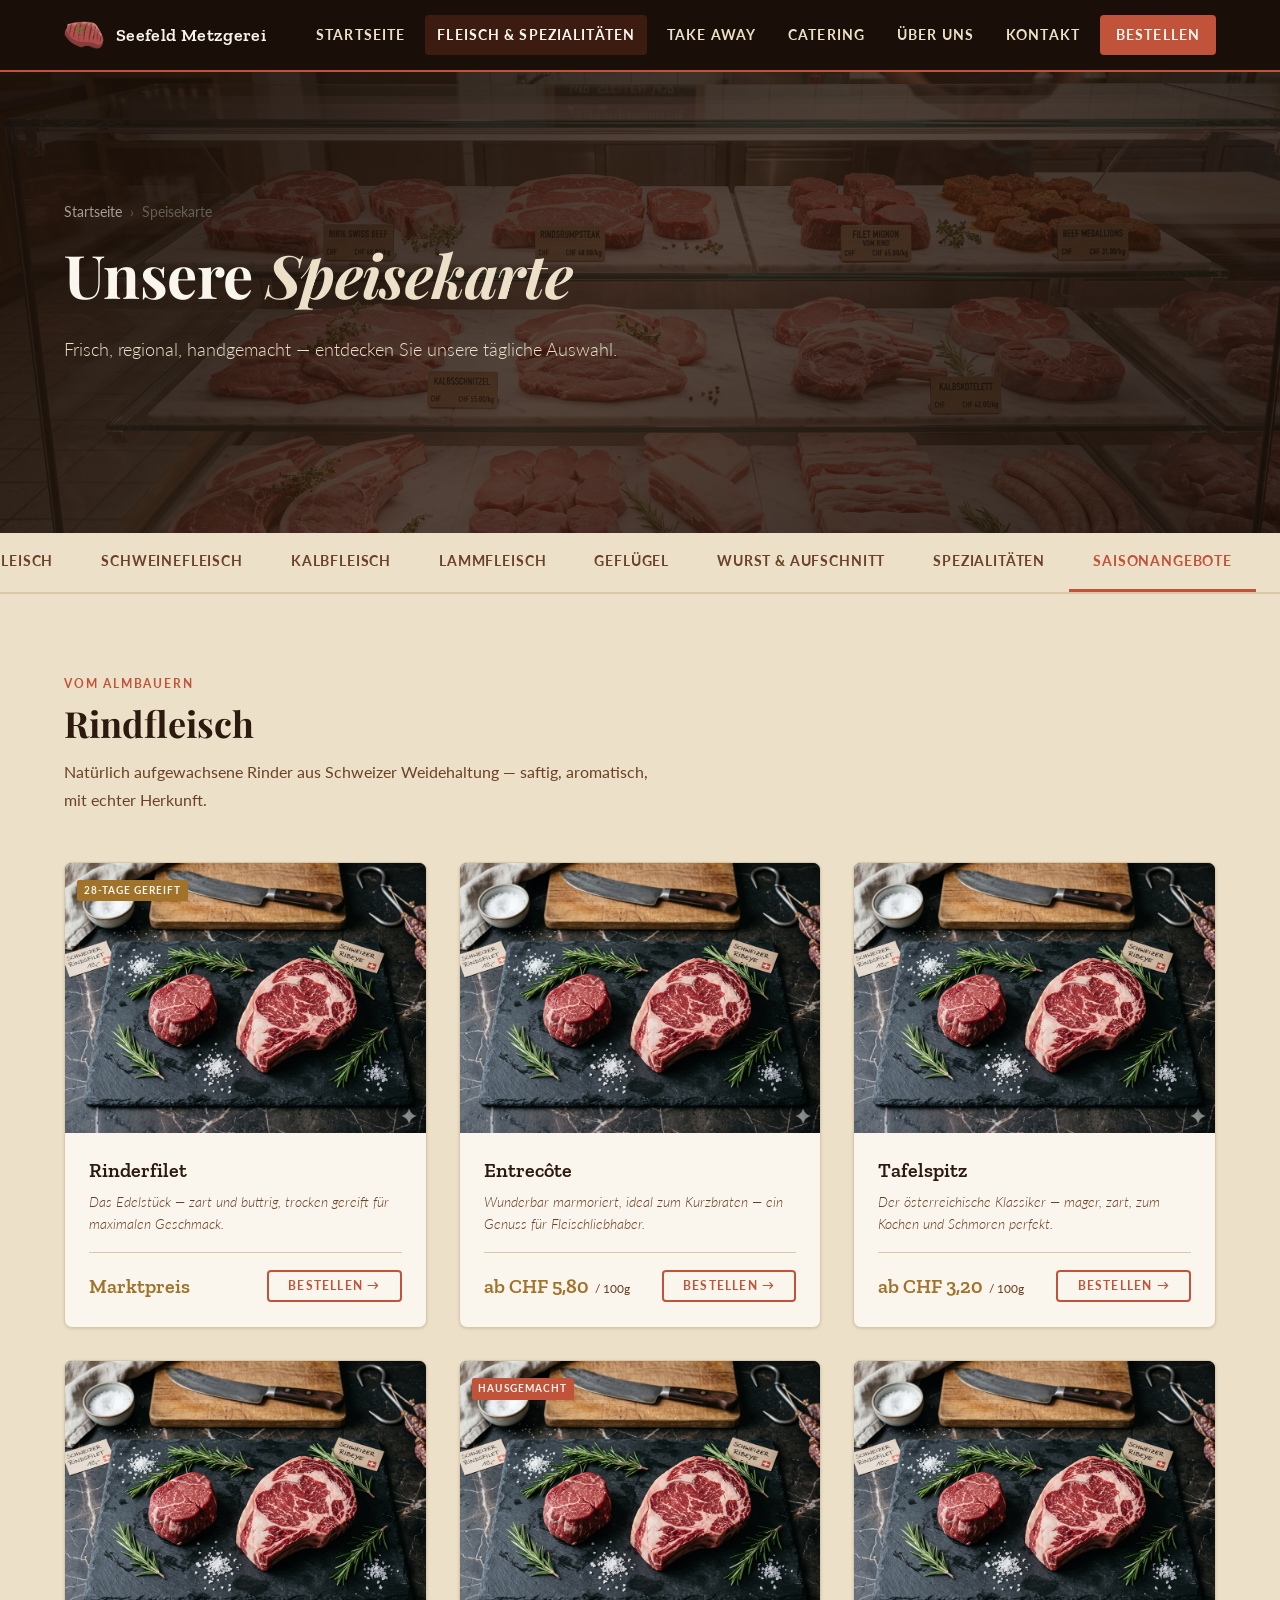
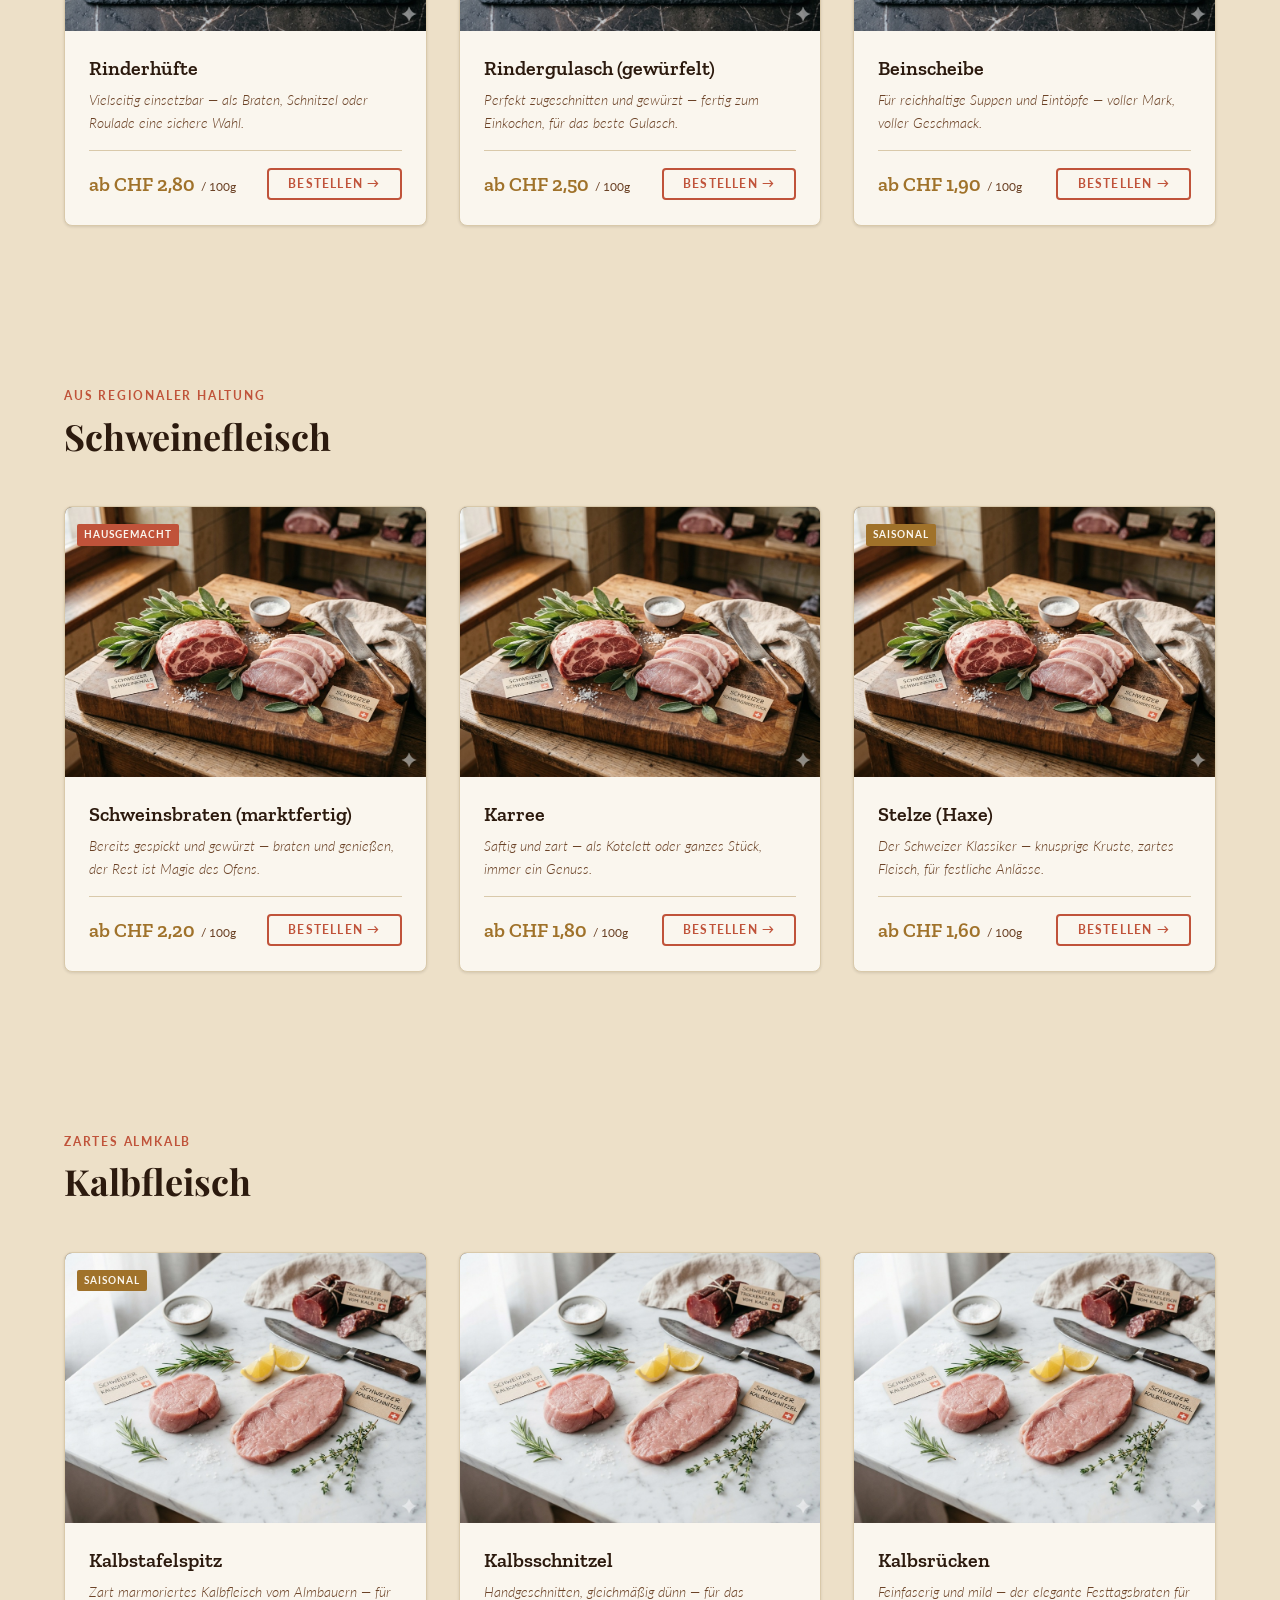
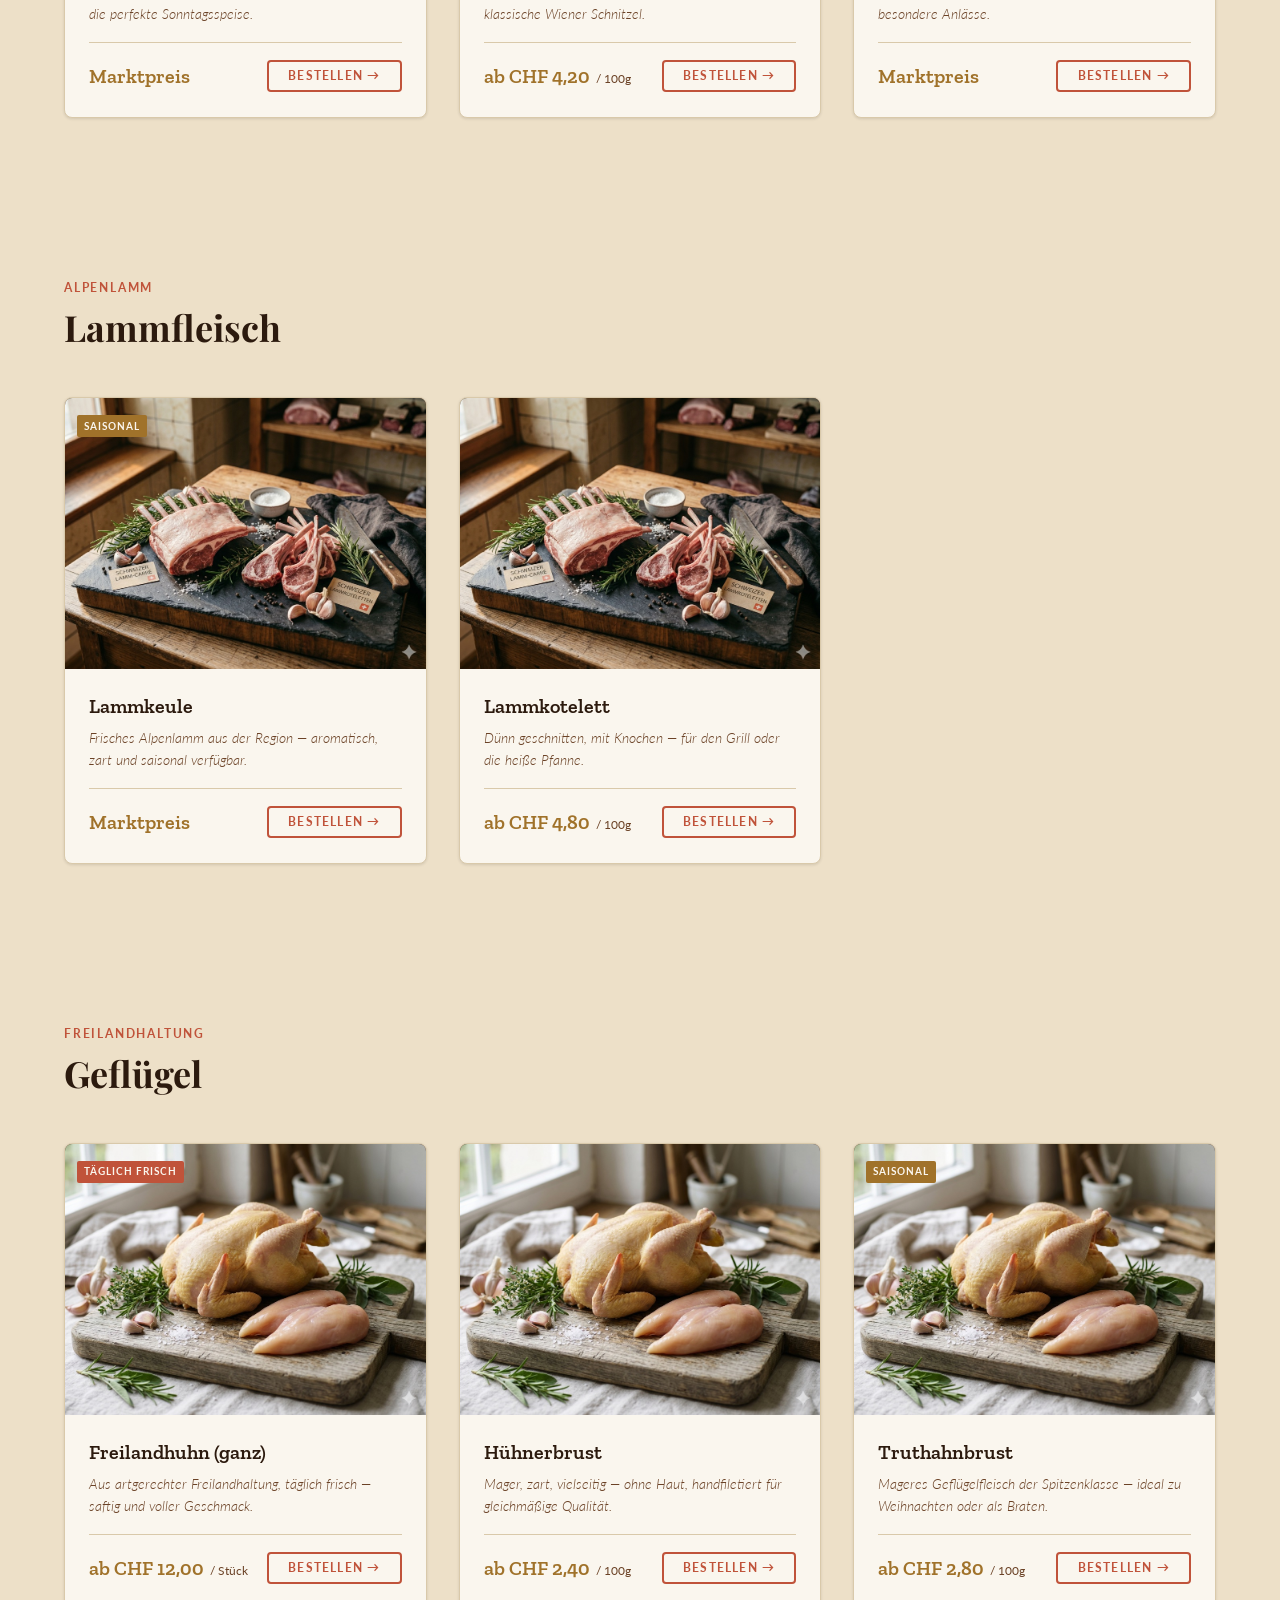
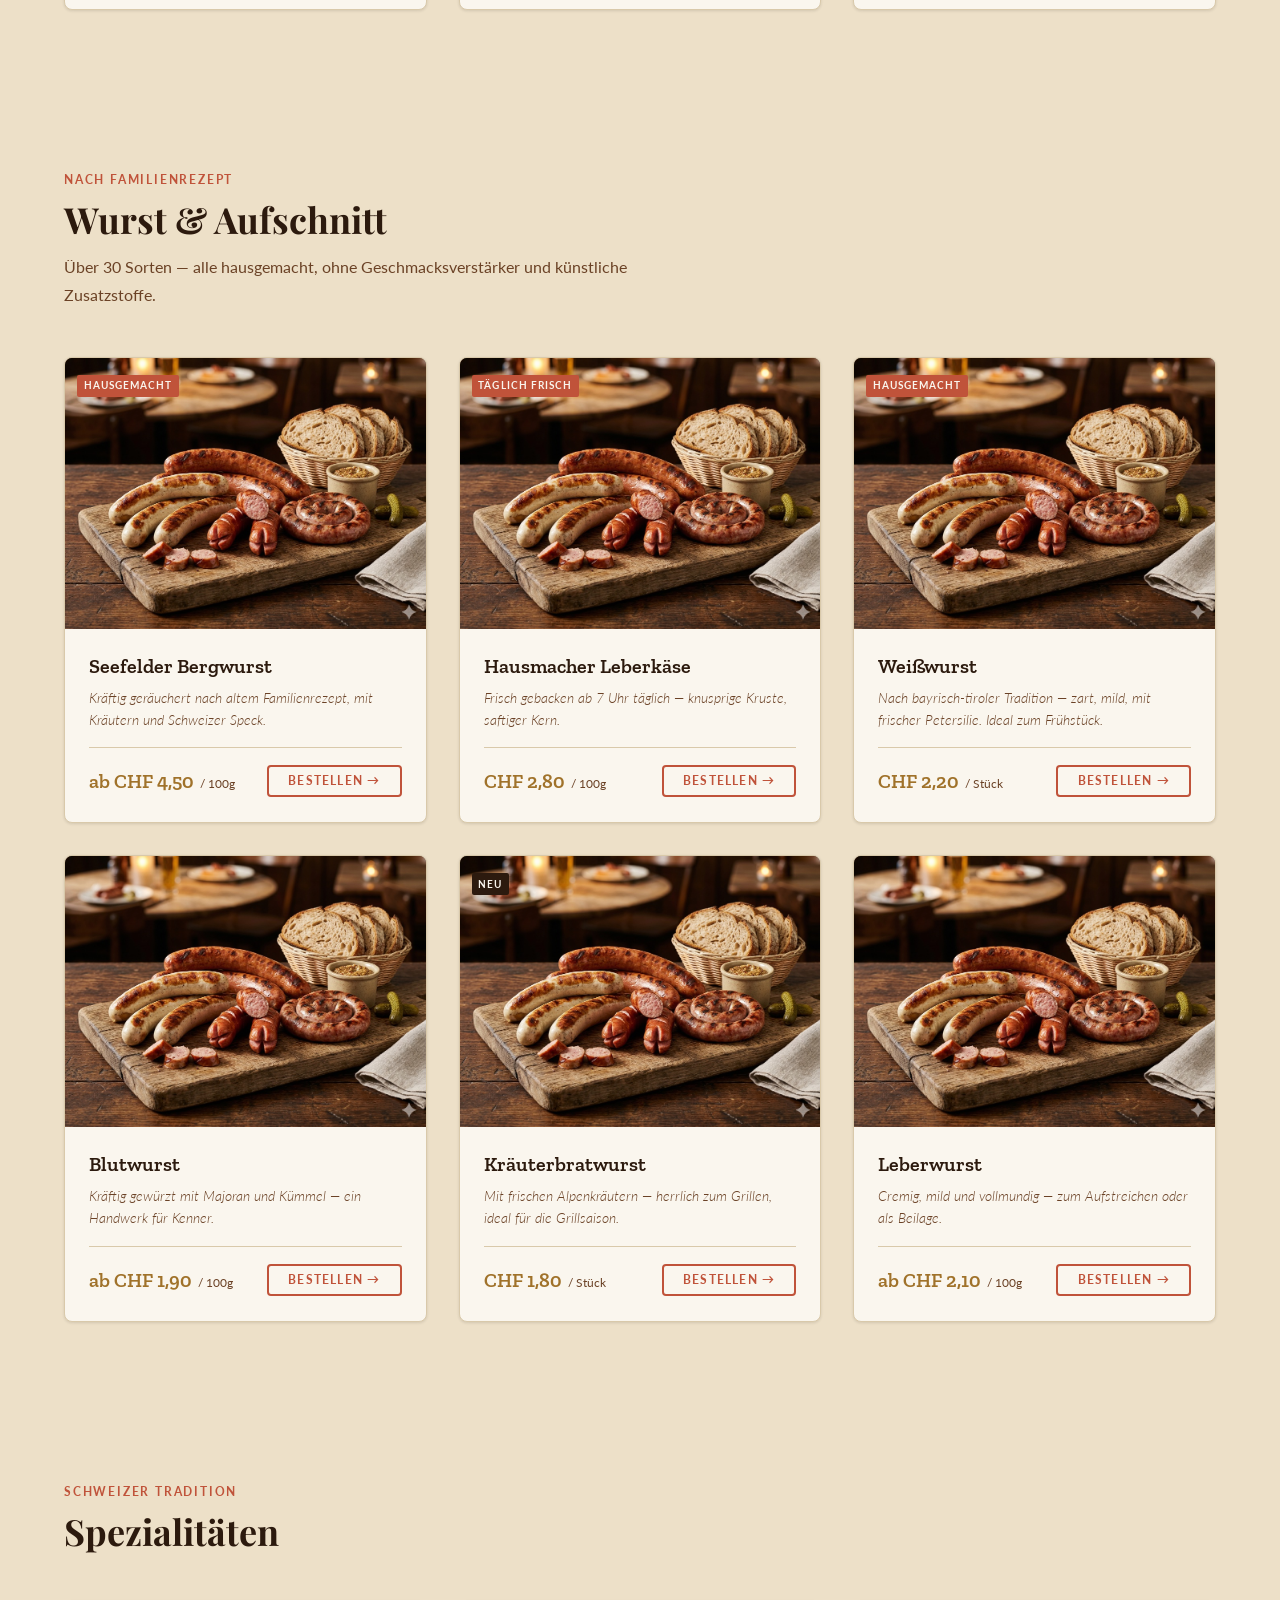
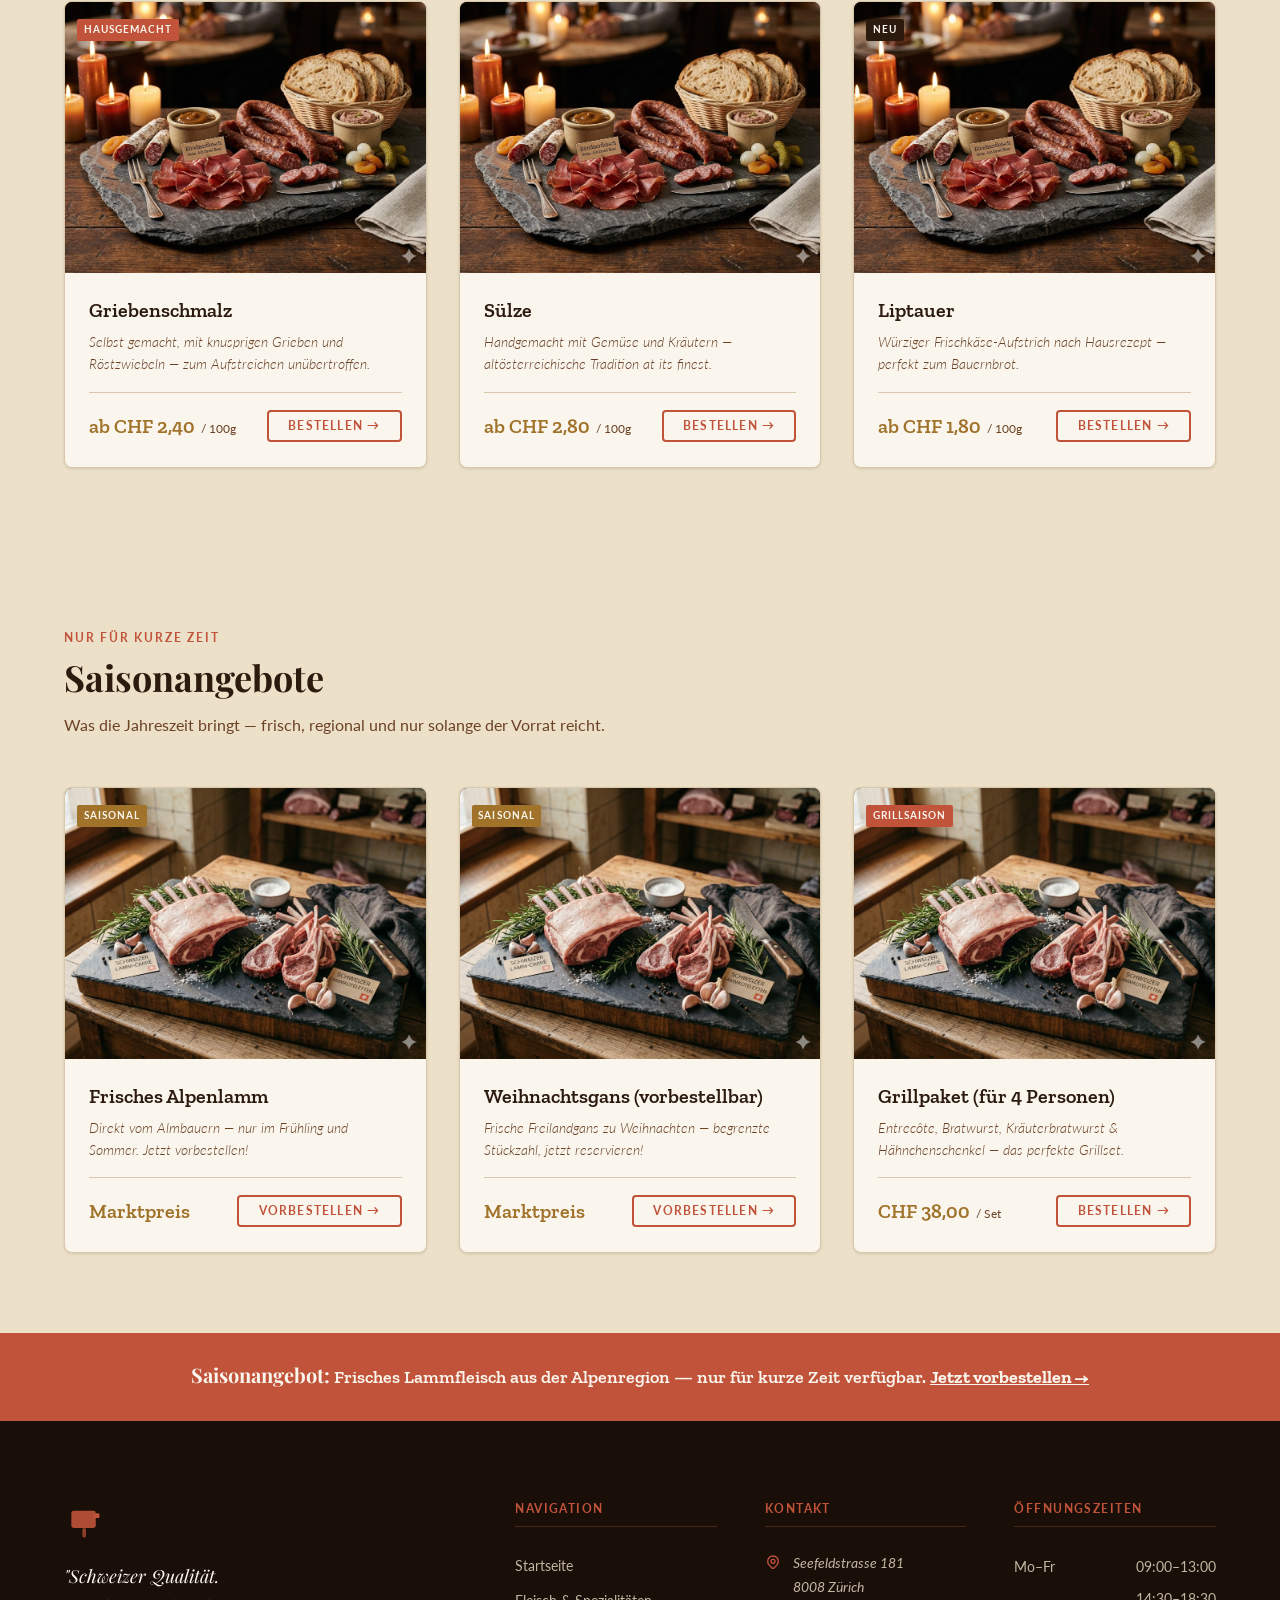
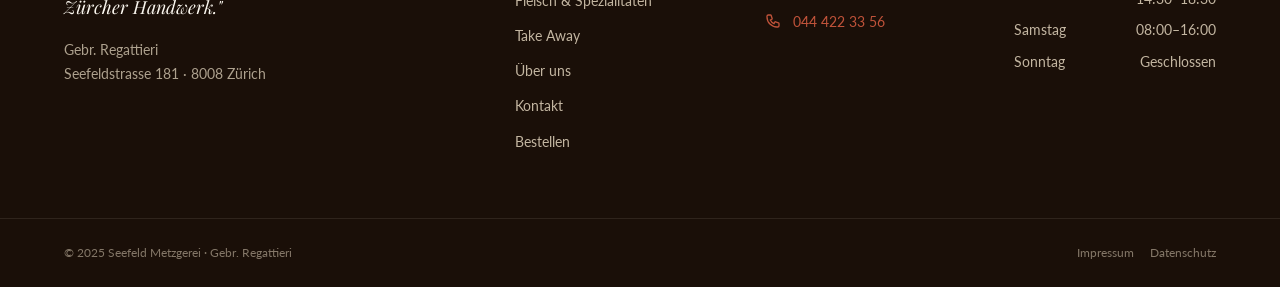
<file: speisekarte.html>
<!DOCTYPE html>
<html lang="de">
<head>
  <meta charset="UTF-8">
  <meta name="viewport" content="width=device-width, initial-scale=1.0">
  <meta name="description" content="Seefeld Metzgerei Speisekarte – Rindfleisch, Schweinefleisch, Kalbfleisch, Wurst & Spezialitäten aus Schweizer Herkunft.">
  <title>Speisekarte – Seefeld Metzgerei</title>
  <link rel="stylesheet" href="assets/css/base.css">
  <link rel="stylesheet" href="assets/css/layout.css">
  <link rel="stylesheet" href="assets/css/components.css">
</head>
<body>

  <!-- NAVIGATION -->
  <nav class="site-nav" id="site-nav" role="navigation" aria-label="Hauptnavigation">
    <div class="nav__container">
      <a href="index.html" class="nav__logo" aria-label="Seefeld Metzgerei – Zurück zur Startseite">
        <img src="assets/img/logos/logo-main-transparent.png" alt="" class="nav__logo-icon" style="object-fit:contain;">
        <span class="nav__logo-text">Seefeld Metzgerei</span>
      </a>
      <button class="nav__hamburger" id="nav-hamburger" aria-label="Menü öffnen" aria-expanded="false" aria-controls="nav-menu">
        <span></span><span></span><span></span>
      </button>
      <ul class="nav__menu" id="nav-menu" role="list">
        <li><a href="index.html">Startseite</a></li>
        <li><a href="speisekarte.html">Fleisch &amp; Spezialitäten</a></li>
        <li><a href="takeaway.html">Take Away</a></li>
        <li><a href="catering.html">Catering</a></li>
        <li><a href="ueber-uns.html">Über uns</a></li>
        <li><a href="kontakt.html">Kontakt</a></li>
        <li><a href="bestellung.html" class="nav__cta">Bestellen</a></li>
      </ul>
    </div>
  </nav>

  <main id="main-content">

    <!-- PAGE HERO -->
    <section class="page-hero page-hero--short" style="background-image:url('assets/img/menu-hero-speisekarte.jpg');background-size:cover;background-position:center;" aria-label="Speisekarte">
      <div class="page-hero__overlay"></div>
      <div class="page-hero__content">
        <nav class="breadcrumb" aria-label="Breadcrumb">
          <a href="index.html">Startseite</a>
          <span aria-hidden="true">›</span>
          <span aria-current="page">Speisekarte</span>
        </nav>
        <h1>Unsere <em>Speisekarte</em></h1>
        <p class="lead">Frisch, regional, handgemacht — entdecken Sie unsere tägliche Auswahl.</p>
      </div>
    </section>

    <!-- CATEGORY TABS -->
    <nav class="category-tabs" aria-label="Produktkategorien">
      <ul class="category-tabs__list" role="list">
        <li class="category-tabs__item"><a class="category-tabs__link" href="#rindfleisch">Rindfleisch</a></li>
        <li class="category-tabs__item"><a class="category-tabs__link" href="#schweinefleisch">Schweinefleisch</a></li>
        <li class="category-tabs__item"><a class="category-tabs__link" href="#kalbfleisch">Kalbfleisch</a></li>
        <li class="category-tabs__item"><a class="category-tabs__link" href="#lammfleisch">Lammfleisch</a></li>
        <li class="category-tabs__item"><a class="category-tabs__link" href="#gefluegel">Geflügel</a></li>
        <li class="category-tabs__item"><a class="category-tabs__link" href="#wurst">Wurst &amp; Aufschnitt</a></li>
        <li class="category-tabs__item"><a class="category-tabs__link" href="#spezialitaeten">Spezialitäten</a></li>
        <li class="category-tabs__item"><a class="category-tabs__link" href="#saisonangebote">Saisonangebote</a></li>
      </ul>
    </nav>

    <!-- ════ RINDFLEISCH ════ -->
    <section id="rindfleisch" class="category-section" aria-labelledby="cat-rind">
      <div class="container">
        <div class="category-section__header">
          <span class="overline">Vom Almbauern</span>
          <h2 id="cat-rind">Rindfleisch</h2>
          <p style="color:var(--color-mocha);max-width:600px;margin-top:var(--space-3);">Natürlich aufgewachsene Rinder aus Schweizer Weidehaltung — saftig, aromatisch, mit echter Herkunft.</p>
        </div>
        <div class="product-grid">

          <article class="product-card">
            <div class="product-card__image">
              <img src="assets/img/product-beef.jpg" alt="Rindfleisch" style="position:absolute;inset:0;width:100%;height:100%;object-fit:cover;">
              
              <span class="product-card__badge"><span class="badge badge--gold">28-Tage gereift</span></span>
              <svg class="product-card__icon" viewBox="0 0 64 64" fill="none" xmlns="http://www.w3.org/2000/svg" aria-hidden="true"><path d="M10 34 L32 12 L54 34 L46 52 L18 52 Z" fill="currentColor"/><path d="M32 12 L38 32 L46 52" stroke="currentColor" stroke-width="2" opacity="0.4"/></svg>
            </div>
            <div class="product-card__body">
              <h3 class="product-card__name">Rinderfilet</h3>
              <p class="product-card__desc">Das Edelstück — zart und buttrig, trocken gereift für maximalen Geschmack.</p>
              <div class="product-card__footer">
                <div class="product-card__price">Marktpreis</div>
                <a href="bestellung.html?produkt=Rinderfilet" class="btn btn--outline btn--sm">Bestellen →</a>
              </div>
            </div>
          </article>

          <article class="product-card">
            <div class="product-card__image">
              <img src="assets/img/product-beef.jpg" alt="Rindfleisch" style="position:absolute;inset:0;width:100%;height:100%;object-fit:cover;">
              
              <svg class="product-card__icon" viewBox="0 0 64 64" fill="none" xmlns="http://www.w3.org/2000/svg" aria-hidden="true"><ellipse cx="32" cy="32" rx="20" ry="14" fill="currentColor"/><ellipse cx="32" cy="32" rx="12" ry="8" fill="currentColor" opacity="0.4"/></svg>
            </div>
            <div class="product-card__body">
              <h3 class="product-card__name">Entrecôte</h3>
              <p class="product-card__desc">Wunderbar marmoriert, ideal zum Kurzbraten — ein Genuss für Fleischliebhaber.</p>
              <div class="product-card__footer">
                <div class="product-card__price">ab CHF 5,80 <span>/ 100g</span></div>
                <a href="bestellung.html?produkt=Entr%C3%AEc%C3%B4te" class="btn btn--outline btn--sm">Bestellen →</a>
              </div>
            </div>
          </article>

          <article class="product-card">
            <div class="product-card__image">
              <img src="assets/img/product-beef.jpg" alt="Rindfleisch" style="position:absolute;inset:0;width:100%;height:100%;object-fit:cover;">
              
              <svg class="product-card__icon" viewBox="0 0 64 64" fill="none" xmlns="http://www.w3.org/2000/svg" aria-hidden="true"><rect x="12" y="22" width="40" height="20" rx="6" fill="currentColor"/></svg>
            </div>
            <div class="product-card__body">
              <h3 class="product-card__name">Tafelspitz</h3>
              <p class="product-card__desc">Der österreichische Klassiker — mager, zart, zum Kochen und Schmoren perfekt.</p>
              <div class="product-card__footer">
                <div class="product-card__price">ab CHF 3,20 <span>/ 100g</span></div>
                <a href="bestellung.html?produkt=Tafelspitz" class="btn btn--outline btn--sm">Bestellen →</a>
              </div>
            </div>
          </article>

          <article class="product-card">
            <div class="product-card__image">
              <img src="assets/img/product-beef.jpg" alt="Rindfleisch" style="position:absolute;inset:0;width:100%;height:100%;object-fit:cover;">
              
              <svg class="product-card__icon" viewBox="0 0 64 64" fill="none" xmlns="http://www.w3.org/2000/svg" aria-hidden="true"><path d="M14 40 C14 28 22 18 36 20 C50 22 52 34 48 44 C44 52 30 54 20 48 C14 44 14 42 14 40Z" fill="currentColor"/></svg>
            </div>
            <div class="product-card__body">
              <h3 class="product-card__name">Rinderhüfte</h3>
              <p class="product-card__desc">Vielseitig einsetzbar — als Braten, Schnitzel oder Roulade eine sichere Wahl.</p>
              <div class="product-card__footer">
                <div class="product-card__price">ab CHF 2,80 <span>/ 100g</span></div>
                <a href="bestellung.html?produkt=Rinderhüfte" class="btn btn--outline btn--sm">Bestellen →</a>
              </div>
            </div>
          </article>

          <article class="product-card">
            <div class="product-card__image">
              <img src="assets/img/product-beef.jpg" alt="Rindfleisch" style="position:absolute;inset:0;width:100%;height:100%;object-fit:cover;">
              
              <span class="product-card__badge"><span class="badge badge--terracotta">Hausgemacht</span></span>
              <svg class="product-card__icon" viewBox="0 0 64 64" fill="none" xmlns="http://www.w3.org/2000/svg" aria-hidden="true"><circle cx="32" cy="32" r="16" fill="currentColor"/><circle cx="32" cy="32" r="8" fill="currentColor" opacity="0.3"/></svg>
            </div>
            <div class="product-card__body">
              <h3 class="product-card__name">Rindergulasch (gewürfelt)</h3>
              <p class="product-card__desc">Perfekt zugeschnitten und gewürzt — fertig zum Einkochen, für das beste Gulasch.</p>
              <div class="product-card__footer">
                <div class="product-card__price">ab CHF 2,50 <span>/ 100g</span></div>
                <a href="bestellung.html?produkt=Rindergulasch" class="btn btn--outline btn--sm">Bestellen →</a>
              </div>
            </div>
          </article>

          <article class="product-card">
            <div class="product-card__image">
              <img src="assets/img/product-beef.jpg" alt="Rindfleisch" style="position:absolute;inset:0;width:100%;height:100%;object-fit:cover;">
              
              <svg class="product-card__icon" viewBox="0 0 64 64" fill="none" xmlns="http://www.w3.org/2000/svg" aria-hidden="true"><path d="M16 48 L28 18 L36 18 L48 48 Z" fill="currentColor"/><path d="M22 36 L42 36" stroke="#FAF6EE" stroke-width="2" opacity="0.4"/></svg>
            </div>
            <div class="product-card__body">
              <h3 class="product-card__name">Beinscheibe</h3>
              <p class="product-card__desc">Für reichhaltige Suppen und Eintöpfe — voller Mark, voller Geschmack.</p>
              <div class="product-card__footer">
                <div class="product-card__price">ab CHF 1,90 <span>/ 100g</span></div>
                <a href="bestellung.html?produkt=Beinscheibe" class="btn btn--outline btn--sm">Bestellen →</a>
              </div>
            </div>
          </article>

        </div>
      </div>
    </section>

    <!-- ════ SCHWEINEFLEISCH ════ -->
    <section id="schweinefleisch" class="category-section section--parchment" aria-labelledby="cat-schwein">
      <div class="container">
        <div class="category-section__header">
          <span class="overline">Aus regionaler Haltung</span>
          <h2 id="cat-schwein">Schweinefleisch</h2>
        </div>
        <div class="product-grid">

          <article class="product-card">
            <div class="product-card__image">
              <img src="assets/img/product-pork.jpg" alt="Schweinefleisch" style="position:absolute;inset:0;width:100%;height:100%;object-fit:cover;">
              
              <span class="product-card__badge"><span class="badge badge--terracotta">Hausgemacht</span></span>
              <svg class="product-card__icon" viewBox="0 0 64 64" fill="none" xmlns="http://www.w3.org/2000/svg" aria-hidden="true"><rect x="14" y="22" width="36" height="20" rx="4" fill="currentColor"/><rect x="14" y="22" width="36" height="8" rx="4" fill="currentColor" opacity="0.5"/></svg>
            </div>
            <div class="product-card__body">
              <h3 class="product-card__name">Schweinsbraten (marktfertig)</h3>
              <p class="product-card__desc">Bereits gespickt und gewürzt — braten und genießen, der Rest ist Magie des Ofens.</p>
              <div class="product-card__footer">
                <div class="product-card__price">ab CHF 2,20 <span>/ 100g</span></div>
                <a href="bestellung.html?produkt=Schweinsbraten" class="btn btn--outline btn--sm">Bestellen →</a>
              </div>
            </div>
          </article>

          <article class="product-card">
            <div class="product-card__image">
              <img src="assets/img/product-pork.jpg" alt="Schweinefleisch" style="position:absolute;inset:0;width:100%;height:100%;object-fit:cover;">
              
              <svg class="product-card__icon" viewBox="0 0 64 64" fill="none" xmlns="http://www.w3.org/2000/svg" aria-hidden="true"><ellipse cx="32" cy="32" rx="18" ry="12" fill="currentColor"/><ellipse cx="32" cy="32" rx="10" ry="6" fill="currentColor" opacity="0.4"/></svg>
            </div>
            <div class="product-card__body">
              <h3 class="product-card__name">Karree</h3>
              <p class="product-card__desc">Saftig und zart — als Kotelett oder ganzes Stück, immer ein Genuss.</p>
              <div class="product-card__footer">
                <div class="product-card__price">ab CHF 1,80 <span>/ 100g</span></div>
                <a href="bestellung.html?produkt=Karree" class="btn btn--outline btn--sm">Bestellen →</a>
              </div>
            </div>
          </article>

          <article class="product-card">
            <div class="product-card__image">
              <img src="assets/img/product-pork.jpg" alt="Schweinefleisch" style="position:absolute;inset:0;width:100%;height:100%;object-fit:cover;">
              
              <span class="product-card__badge"><span class="badge badge--gold">Saisonal</span></span>
              <svg class="product-card__icon" viewBox="0 0 64 64" fill="none" xmlns="http://www.w3.org/2000/svg" aria-hidden="true"><path d="M12 44 L20 20 L44 20 L52 44 Z" fill="currentColor"/></svg>
            </div>
            <div class="product-card__body">
              <h3 class="product-card__name">Stelze (Haxe)</h3>
              <p class="product-card__desc">Der Schweizer Klassiker — knusprige Kruste, zartes Fleisch, für festliche Anlässe.</p>
              <div class="product-card__footer">
                <div class="product-card__price">ab CHF 1,60 <span>/ 100g</span></div>
                <a href="bestellung.html?produkt=Stelze" class="btn btn--outline btn--sm">Bestellen →</a>
              </div>
            </div>
          </article>

        </div>
      </div>
    </section>

    <!-- ════ KALBFLEISCH ════ -->
    <section id="kalbfleisch" class="category-section" aria-labelledby="cat-kalb">
      <div class="container">
        <div class="category-section__header">
          <span class="overline">Zartes Almkalb</span>
          <h2 id="cat-kalb">Kalbfleisch</h2>
        </div>
        <div class="product-grid">

          <article class="product-card">
            <div class="product-card__image">
              <img src="assets/img/product-veal.jpg" alt="Kalbfleisch" style="position:absolute;inset:0;width:100%;height:100%;object-fit:cover;">
              
              <span class="product-card__badge"><span class="badge badge--gold">Saisonal</span></span>
              <svg class="product-card__icon" viewBox="0 0 64 64" fill="none" xmlns="http://www.w3.org/2000/svg" aria-hidden="true"><path d="M12 42 L28 16 L52 28 L44 50 Z" fill="currentColor"/></svg>
            </div>
            <div class="product-card__body">
              <h3 class="product-card__name">Kalbstafelspitz</h3>
              <p class="product-card__desc">Zart marmoriertes Kalbfleisch vom Almbauern — für die perfekte Sonntagsspeise.</p>
              <div class="product-card__footer">
                <div class="product-card__price">Marktpreis</div>
                <a href="bestellung.html?produkt=Kalbstafelspitz" class="btn btn--outline btn--sm">Bestellen →</a>
              </div>
            </div>
          </article>

          <article class="product-card">
            <div class="product-card__image">
              <img src="assets/img/product-veal.jpg" alt="Kalbfleisch" style="position:absolute;inset:0;width:100%;height:100%;object-fit:cover;">
              
              <svg class="product-card__icon" viewBox="0 0 64 64" fill="none" xmlns="http://www.w3.org/2000/svg" aria-hidden="true"><ellipse cx="32" cy="34" rx="16" ry="12" fill="currentColor"/><path d="M24 18 L32 24 L40 18" stroke="currentColor" stroke-width="3" fill="none"/></svg>
            </div>
            <div class="product-card__body">
              <h3 class="product-card__name">Kalbsschnitzel</h3>
              <p class="product-card__desc">Handgeschnitten, gleichmäßig dünn — für das klassische Wiener Schnitzel.</p>
              <div class="product-card__footer">
                <div class="product-card__price">ab CHF 4,20 <span>/ 100g</span></div>
                <a href="bestellung.html?produkt=Kalbsschnitzel" class="btn btn--outline btn--sm">Bestellen →</a>
              </div>
            </div>
          </article>

          <article class="product-card">
            <div class="product-card__image">
              <img src="assets/img/product-veal.jpg" alt="Kalbfleisch" style="position:absolute;inset:0;width:100%;height:100%;object-fit:cover;">
              
              <svg class="product-card__icon" viewBox="0 0 64 64" fill="none" xmlns="http://www.w3.org/2000/svg" aria-hidden="true"><rect x="12" y="24" width="40" height="16" rx="8" fill="currentColor"/></svg>
            </div>
            <div class="product-card__body">
              <h3 class="product-card__name">Kalbsrücken</h3>
              <p class="product-card__desc">Feinfaserig und mild — der elegante Festtagsbraten für besondere Anlässe.</p>
              <div class="product-card__footer">
                <div class="product-card__price">Marktpreis</div>
                <a href="bestellung.html?produkt=Kalbsrücken" class="btn btn--outline btn--sm">Bestellen →</a>
              </div>
            </div>
          </article>

        </div>
      </div>
    </section>

    <!-- ════ LAMMFLEISCH ════ -->
    <section id="lammfleisch" class="category-section section--parchment" aria-labelledby="cat-lamm">
      <div class="container">
        <div class="category-section__header">
          <span class="overline">Alpenlamm</span>
          <h2 id="cat-lamm">Lammfleisch</h2>
        </div>
        <div class="product-grid">

          <article class="product-card">
            <div class="product-card__image">
              <img src="assets/img/product-lamb.jpg" alt="Lammfleisch" style="position:absolute;inset:0;width:100%;height:100%;object-fit:cover;">
              
              <span class="product-card__badge"><span class="badge badge--gold">Saisonal</span></span>
              <svg class="product-card__icon" viewBox="0 0 64 64" fill="none" xmlns="http://www.w3.org/2000/svg" aria-hidden="true"><path d="M14 40 C14 26 26 14 36 18 C48 22 52 36 46 46 C40 56 22 52 14 44 Z" fill="currentColor"/></svg>
            </div>
            <div class="product-card__body">
              <h3 class="product-card__name">Lammkeule</h3>
              <p class="product-card__desc">Frisches Alpenlamm aus der Region — aromatisch, zart und saisonal verfügbar.</p>
              <div class="product-card__footer">
                <div class="product-card__price">Marktpreis</div>
                <a href="bestellung.html?produkt=Lammkeule" class="btn btn--outline btn--sm">Bestellen →</a>
              </div>
            </div>
          </article>

          <article class="product-card">
            <div class="product-card__image">
              <img src="assets/img/product-lamb.jpg" alt="Lammfleisch" style="position:absolute;inset:0;width:100%;height:100%;object-fit:cover;">
              
              <svg class="product-card__icon" viewBox="0 0 64 64" fill="none" xmlns="http://www.w3.org/2000/svg" aria-hidden="true"><path d="M16 36 L28 14 L48 26 L36 50 Z" fill="currentColor"/></svg>
            </div>
            <div class="product-card__body">
              <h3 class="product-card__name">Lammkotelett</h3>
              <p class="product-card__desc">Dünn geschnitten, mit Knochen — für den Grill oder die heiße Pfanne.</p>
              <div class="product-card__footer">
                <div class="product-card__price">ab CHF 4,80 <span>/ 100g</span></div>
                <a href="bestellung.html?produkt=Lammkotelett" class="btn btn--outline btn--sm">Bestellen →</a>
              </div>
            </div>
          </article>

        </div>
      </div>
    </section>

    <!-- ════ GEFLÜGEL ════ -->
    <section id="gefluegel" class="category-section" aria-labelledby="cat-gefluegel">
      <div class="container">
        <div class="category-section__header">
          <span class="overline">Freilandhaltung</span>
          <h2 id="cat-gefluegel">Geflügel</h2>
        </div>
        <div class="product-grid">

          <article class="product-card">
            <div class="product-card__image">
              <img src="assets/img/product-poultry.jpg" alt="Geflügel" style="position:absolute;inset:0;width:100%;height:100%;object-fit:cover;">
              
              <span class="product-card__badge"><span class="badge badge--terracotta">Täglich frisch</span></span>
              <svg class="product-card__icon" viewBox="0 0 64 64" fill="none" xmlns="http://www.w3.org/2000/svg" aria-hidden="true"><path d="M20 14 C20 14 12 28 14 40 C16 52 28 54 36 50 C44 46 50 38 48 28 C46 18 36 12 28 14 Z" fill="currentColor"/><path d="M28 14 C32 20 34 28 30 36" stroke="#FAF6EE" stroke-width="2" opacity="0.4"/></svg>
            </div>
            <div class="product-card__body">
              <h3 class="product-card__name">Freilandhuhn (ganz)</h3>
              <p class="product-card__desc">Aus artgerechter Freilandhaltung, täglich frisch — saftig und voller Geschmack.</p>
              <div class="product-card__footer">
                <div class="product-card__price">ab CHF 12,00 <span>/ Stück</span></div>
                <a href="bestellung.html?produkt=Freilandhuhn" class="btn btn--outline btn--sm">Bestellen →</a>
              </div>
            </div>
          </article>

          <article class="product-card">
            <div class="product-card__image">
              <img src="assets/img/product-poultry.jpg" alt="Geflügel" style="position:absolute;inset:0;width:100%;height:100%;object-fit:cover;">
              
              <svg class="product-card__icon" viewBox="0 0 64 64" fill="none" xmlns="http://www.w3.org/2000/svg" aria-hidden="true"><rect x="16" y="20" width="32" height="24" rx="6" fill="currentColor"/></svg>
            </div>
            <div class="product-card__body">
              <h3 class="product-card__name">Hühnerbrust</h3>
              <p class="product-card__desc">Mager, zart, vielseitig — ohne Haut, handfiletiert für gleichmäßige Qualität.</p>
              <div class="product-card__footer">
                <div class="product-card__price">ab CHF 2,40 <span>/ 100g</span></div>
                <a href="bestellung.html?produkt=Hühnerbrust" class="btn btn--outline btn--sm">Bestellen →</a>
              </div>
            </div>
          </article>

          <article class="product-card">
            <div class="product-card__image">
              <img src="assets/img/product-poultry.jpg" alt="Geflügel" style="position:absolute;inset:0;width:100%;height:100%;object-fit:cover;">
              
              <span class="product-card__badge"><span class="badge badge--gold">Saisonal</span></span>
              <svg class="product-card__icon" viewBox="0 0 64 64" fill="none" xmlns="http://www.w3.org/2000/svg" aria-hidden="true"><path d="M14 44 L26 16 L50 26 L42 52 Z" fill="currentColor"/></svg>
            </div>
            <div class="product-card__body">
              <h3 class="product-card__name">Truthahnbrust</h3>
              <p class="product-card__desc">Mageres Geflügelfleisch der Spitzenklasse — ideal zu Weihnachten oder als Braten.</p>
              <div class="product-card__footer">
                <div class="product-card__price">ab CHF 2,80 <span>/ 100g</span></div>
                <a href="bestellung.html?produkt=Truthahnbrust" class="btn btn--outline btn--sm">Bestellen →</a>
              </div>
            </div>
          </article>

        </div>
      </div>
    </section>

    <!-- ════ WURST & AUFSCHNITT ════ -->
    <section id="wurst" class="category-section section--parchment" aria-labelledby="cat-wurst">
      <div class="container">
        <div class="category-section__header">
          <span class="overline">Nach Familienrezept</span>
          <h2 id="cat-wurst">Wurst &amp; Aufschnitt</h2>
          <p style="color:var(--color-mocha);max-width:600px;margin-top:var(--space-3);">Über 30 Sorten — alle hausgemacht, ohne Geschmacksverstärker und künstliche Zusatzstoffe.</p>
        </div>
        <div class="product-grid">

          <article class="product-card">
            <div class="product-card__image">
              <img src="assets/img/product-sausage.jpg" alt="Wurst" style="position:absolute;inset:0;width:100%;height:100%;object-fit:cover;">
              
              <span class="product-card__badge"><span class="badge badge--terracotta">Hausgemacht</span></span>
              <svg class="product-card__icon" viewBox="0 0 64 64" fill="none" xmlns="http://www.w3.org/2000/svg" aria-hidden="true"><path d="M14 34 C14 24 20 16 30 20 C40 24 46 34 44 44 C42 52 32 56 24 50 C16 44 14 38 14 34Z" fill="currentColor"/></svg>
            </div>
            <div class="product-card__body">
              <h3 class="product-card__name">Seefelder Bergwurst</h3>
              <p class="product-card__desc">Kräftig geräuchert nach altem Familienrezept, mit Kräutern und Schweizer Speck.</p>
              <div class="product-card__footer">
                <div class="product-card__price">ab CHF 4,50 <span>/ 100g</span></div>
                <a href="bestellung.html?produkt=Seefelder+Bergwurst" class="btn btn--outline btn--sm">Bestellen →</a>
              </div>
            </div>
          </article>

          <article class="product-card">
            <div class="product-card__image">
              <img src="assets/img/product-sausage.jpg" alt="Wurst" style="position:absolute;inset:0;width:100%;height:100%;object-fit:cover;">
              
              <span class="product-card__badge"><span class="badge badge--terracotta">Täglich frisch</span></span>
              <svg class="product-card__icon" viewBox="0 0 64 64" fill="none" xmlns="http://www.w3.org/2000/svg" aria-hidden="true"><rect x="12" y="20" width="40" height="24" rx="4" fill="currentColor"/><rect x="12" y="20" width="40" height="8" rx="4" fill="currentColor" opacity="0.4"/></svg>
            </div>
            <div class="product-card__body">
              <h3 class="product-card__name">Hausmacher Leberkäse</h3>
              <p class="product-card__desc">Frisch gebacken ab 7 Uhr täglich — knusprige Kruste, saftiger Kern.</p>
              <div class="product-card__footer">
                <div class="product-card__price">CHF 2,80 <span>/ 100g</span></div>
                <a href="bestellung.html?produkt=Hausmacher+Leberk%C3%A4se" class="btn btn--outline btn--sm">Bestellen →</a>
              </div>
            </div>
          </article>

          <article class="product-card">
            <div class="product-card__image">
              <img src="assets/img/product-sausage.jpg" alt="Wurst" style="position:absolute;inset:0;width:100%;height:100%;object-fit:cover;">
              
              <span class="product-card__badge"><span class="badge badge--terracotta">Hausgemacht</span></span>
              <svg class="product-card__icon" viewBox="0 0 64 64" fill="none" xmlns="http://www.w3.org/2000/svg" aria-hidden="true"><path d="M14 36 C12 24 22 12 36 16 C50 20 54 32 50 42 C46 52 28 58 18 48 C12 42 14 38 14 36Z" fill="currentColor"/></svg>
            </div>
            <div class="product-card__body">
              <h3 class="product-card__name">Weißwurst</h3>
              <p class="product-card__desc">Nach bayrisch-tiroler Tradition — zart, mild, mit frischer Petersilie. Ideal zum Frühstück.</p>
              <div class="product-card__footer">
                <div class="product-card__price">CHF 2,20 <span>/ Stück</span></div>
                <a href="bestellung.html?produkt=Weißwurst" class="btn btn--outline btn--sm">Bestellen →</a>
              </div>
            </div>
          </article>

          <article class="product-card">
            <div class="product-card__image">
              <img src="assets/img/product-sausage.jpg" alt="Wurst" style="position:absolute;inset:0;width:100%;height:100%;object-fit:cover;">
              
              <svg class="product-card__icon" viewBox="0 0 64 64" fill="none" xmlns="http://www.w3.org/2000/svg" aria-hidden="true"><path d="M20 14 L44 20 L40 50 L16 44 Z" fill="currentColor"/></svg>
            </div>
            <div class="product-card__body">
              <h3 class="product-card__name">Blutwurst</h3>
              <p class="product-card__desc">Kräftig gewürzt mit Majoran und Kümmel — ein Handwerk für Kenner.</p>
              <div class="product-card__footer">
                <div class="product-card__price">ab CHF 1,90 <span>/ 100g</span></div>
                <a href="bestellung.html?produkt=Blutwurst" class="btn btn--outline btn--sm">Bestellen →</a>
              </div>
            </div>
          </article>

          <article class="product-card">
            <div class="product-card__image">
              <img src="assets/img/product-sausage.jpg" alt="Wurst" style="position:absolute;inset:0;width:100%;height:100%;object-fit:cover;">
              
              <span class="product-card__badge"><span class="badge badge--dark">NEU</span></span>
              <svg class="product-card__icon" viewBox="0 0 64 64" fill="none" xmlns="http://www.w3.org/2000/svg" aria-hidden="true"><ellipse cx="32" cy="32" rx="18" ry="10" fill="currentColor"/></svg>
            </div>
            <div class="product-card__body">
              <h3 class="product-card__name">Kräuterbratwurst</h3>
              <p class="product-card__desc">Mit frischen Alpenkräutern — herrlich zum Grillen, ideal für die Grillsaison.</p>
              <div class="product-card__footer">
                <div class="product-card__price">CHF 1,80 <span>/ Stück</span></div>
                <a href="bestellung.html?produkt=Kräuterbratwurst" class="btn btn--outline btn--sm">Bestellen →</a>
              </div>
            </div>
          </article>

          <article class="product-card">
            <div class="product-card__image">
              <img src="assets/img/product-sausage.jpg" alt="Wurst" style="position:absolute;inset:0;width:100%;height:100%;object-fit:cover;">
              
              <svg class="product-card__icon" viewBox="0 0 64 64" fill="none" xmlns="http://www.w3.org/2000/svg" aria-hidden="true"><path d="M14 32 C14 22 22 14 32 14 C42 14 50 22 50 32 L44 38 L20 38 Z" fill="currentColor"/><path d="M20 38 L44 38 L42 50 L22 50 Z" fill="currentColor" opacity="0.6"/></svg>
            </div>
            <div class="product-card__body">
              <h3 class="product-card__name">Leberwurst</h3>
              <p class="product-card__desc">Cremig, mild und vollmundig — zum Aufstreichen oder als Beilage.</p>
              <div class="product-card__footer">
                <div class="product-card__price">ab CHF 2,10 <span>/ 100g</span></div>
                <a href="bestellung.html?produkt=Leberwurst" class="btn btn--outline btn--sm">Bestellen →</a>
              </div>
            </div>
          </article>

        </div>
      </div>
    </section>

    <!-- ════ SPEZIALITÄTEN ════ -->
    <section id="spezialitaeten" class="category-section" aria-labelledby="cat-spez">
      <div class="container">
        <div class="category-section__header">
          <span class="overline">Schweizer Tradition</span>
          <h2 id="cat-spez">Spezialitäten</h2>
        </div>
        <div class="product-grid">

          <article class="product-card">
            <div class="product-card__image">
              <img src="assets/img/product-specialties.jpg" alt="Spezialitäten" style="position:absolute;inset:0;width:100%;height:100%;object-fit:cover;">
              
              <span class="product-card__badge"><span class="badge badge--terracotta">Hausgemacht</span></span>
              <svg class="product-card__icon" viewBox="0 0 64 64" fill="none" xmlns="http://www.w3.org/2000/svg" aria-hidden="true"><circle cx="32" cy="32" r="18" fill="currentColor"/><circle cx="32" cy="32" r="10" fill="currentColor" opacity="0.3"/></svg>
            </div>
            <div class="product-card__body">
              <h3 class="product-card__name">Griebenschmalz</h3>
              <p class="product-card__desc">Selbst gemacht, mit knusprigen Grieben und Röstzwiebeln — zum Aufstreichen unübertroffen.</p>
              <div class="product-card__footer">
                <div class="product-card__price">ab CHF 2,40 <span>/ 100g</span></div>
                <a href="bestellung.html?produkt=Griebenschmalz" class="btn btn--outline btn--sm">Bestellen →</a>
              </div>
            </div>
          </article>

          <article class="product-card">
            <div class="product-card__image">
              <img src="assets/img/product-specialties.jpg" alt="Spezialitäten" style="position:absolute;inset:0;width:100%;height:100%;object-fit:cover;">
              
              <svg class="product-card__icon" viewBox="0 0 64 64" fill="none" xmlns="http://www.w3.org/2000/svg" aria-hidden="true"><rect x="14" y="18" width="36" height="28" rx="6" fill="currentColor"/><line x1="14" y1="32" x2="50" y2="32" stroke="#FAF6EE" stroke-width="2" opacity="0.4"/></svg>
            </div>
            <div class="product-card__body">
              <h3 class="product-card__name">Sülze</h3>
              <p class="product-card__desc">Handgemacht mit Gemüse und Kräutern — altösterreichische Tradition at its finest.</p>
              <div class="product-card__footer">
                <div class="product-card__price">ab CHF 2,80 <span>/ 100g</span></div>
                <a href="bestellung.html?produkt=Sülze" class="btn btn--outline btn--sm">Bestellen →</a>
              </div>
            </div>
          </article>

          <article class="product-card">
            <div class="product-card__image">
              <img src="assets/img/product-specialties.jpg" alt="Spezialitäten" style="position:absolute;inset:0;width:100%;height:100%;object-fit:cover;">
              
              <span class="product-card__badge"><span class="badge badge--dark">NEU</span></span>
              <svg class="product-card__icon" viewBox="0 0 64 64" fill="none" xmlns="http://www.w3.org/2000/svg" aria-hidden="true"><path d="M14 44 C12 30 20 14 36 14 C50 14 56 28 52 42 C48 54 32 60 20 52 Z" fill="currentColor"/></svg>
            </div>
            <div class="product-card__body">
              <h3 class="product-card__name">Liptauer</h3>
              <p class="product-card__desc">Würziger Frischkäse-Aufstrich nach Hausrezept — perfekt zum Bauernbrot.</p>
              <div class="product-card__footer">
                <div class="product-card__price">ab CHF 1,80 <span>/ 100g</span></div>
                <a href="bestellung.html?produkt=Liptauer" class="btn btn--outline btn--sm">Bestellen →</a>
              </div>
            </div>
          </article>

        </div>
      </div>
    </section>

    <!-- ════ SAISONANGEBOTE ════ -->
    <section id="saisonangebote" class="category-section section--parchment" aria-labelledby="cat-saison">
      <div class="container">
        <div class="category-section__header">
          <span class="overline">Nur für kurze Zeit</span>
          <h2 id="cat-saison">Saisonangebote</h2>
          <p style="color:var(--color-mocha);max-width:600px;margin-top:var(--space-3);">Was die Jahreszeit bringt — frisch, regional und nur solange der Vorrat reicht.</p>
        </div>
        <div class="product-grid">

          <article class="product-card">
            <div class="product-card__image">
              <img src="assets/img/product-lamb.jpg" alt="Saisonangebote" style="position:absolute;inset:0;width:100%;height:100%;object-fit:cover;">
              
              <span class="product-card__badge"><span class="badge badge--gold">Saisonal</span></span>
              <svg class="product-card__icon" viewBox="0 0 64 64" fill="none" xmlns="http://www.w3.org/2000/svg" aria-hidden="true"><path d="M14 40 C14 26 26 14 36 18 C48 22 52 36 46 46 C40 56 22 52 14 44 Z" fill="currentColor"/></svg>
            </div>
            <div class="product-card__body">
              <h3 class="product-card__name">Frisches Alpenlamm</h3>
              <p class="product-card__desc">Direkt vom Almbauern — nur im Frühling und Sommer. Jetzt vorbestellen!</p>
              <div class="product-card__footer">
                <div class="product-card__price">Marktpreis</div>
                <a href="bestellung.html?produkt=Frisches+Alpenlamm" class="btn btn--outline btn--sm">Vorbestellen →</a>
              </div>
            </div>
          </article>

          <article class="product-card">
            <div class="product-card__image">
              <img src="assets/img/product-lamb.jpg" alt="Saisonangebote" style="position:absolute;inset:0;width:100%;height:100%;object-fit:cover;">
              
              <span class="product-card__badge"><span class="badge badge--gold">Saisonal</span></span>
              <svg class="product-card__icon" viewBox="0 0 64 64" fill="none" xmlns="http://www.w3.org/2000/svg" aria-hidden="true"><path d="M12 42 L28 16 L52 28 L46 50 Z" fill="currentColor"/></svg>
            </div>
            <div class="product-card__body">
              <h3 class="product-card__name">Weihnachtsgans (vorbestellbar)</h3>
              <p class="product-card__desc">Frische Freilandgans zu Weihnachten — begrenzte Stückzahl, jetzt reservieren!</p>
              <div class="product-card__footer">
                <div class="product-card__price">Marktpreis</div>
                <a href="bestellung.html?produkt=Weihnachtsgans" class="btn btn--outline btn--sm">Vorbestellen →</a>
              </div>
            </div>
          </article>

          <article class="product-card">
            <div class="product-card__image">
              <img src="assets/img/product-lamb.jpg" alt="Saisonangebote" style="position:absolute;inset:0;width:100%;height:100%;object-fit:cover;">
              
              <span class="product-card__badge"><span class="badge badge--terracotta">Grillsaison</span></span>
              <svg class="product-card__icon" viewBox="0 0 64 64" fill="none" xmlns="http://www.w3.org/2000/svg" aria-hidden="true"><ellipse cx="32" cy="30" rx="16" ry="10" fill="currentColor"/><line x1="16" y1="48" x2="48" y2="48" stroke="currentColor" stroke-width="3"/></svg>
            </div>
            <div class="product-card__body">
              <h3 class="product-card__name">Grillpaket (für 4 Personen)</h3>
              <p class="product-card__desc">Entrecôte, Bratwurst, Kräuterbratwurst & Hähnchenschenkel — das perfekte Grillset.</p>
              <div class="product-card__footer">
                <div class="product-card__price">CHF 38,00 <span>/ Set</span></div>
                <a href="bestellung.html?produkt=Grillpaket+4+Personen" class="btn btn--outline btn--sm">Bestellen →</a>
              </div>
            </div>
          </article>

        </div>
      </div>
    </section>

    <!-- SEASONAL BANNER -->
    <div class="seasonal-banner" role="complementary" aria-label="Saisonangebot">
      <div class="container">
        <p><strong>Saisonangebot:</strong> Frisches Lammfleisch aus der Alpenregion — nur für kurze Zeit verfügbar. <a href="bestellung.html?produkt=Frisches+Alpenlamm" style="color:var(--color-bone);text-decoration:underline;font-weight:700;">Jetzt vorbestellen →</a></p>
      </div>
    </div>

  </main>

  <!-- FOOTER -->
  <footer class="site-footer" role="contentinfo">
    <div class="container">
      <div class="footer__grid">
        <div class="footer__brand">
          <svg viewBox="0 0 36 36" fill="none" xmlns="http://www.w3.org/2000/svg" aria-hidden="true" style="width:44px;height:44px;margin-bottom:var(--space-4);color:var(--color-terracotta);">
            <rect x="6" y="8" width="20" height="14" rx="2" fill="currentColor" opacity="0.9"/>
            <rect x="24" y="10" width="5" height="4" rx="1" fill="currentColor"/>
            <rect x="15" y="22" width="3" height="8" rx="1.5" fill="currentColor" opacity="0.7"/>
          </svg>
          <p class="footer__tagline">"Schweizer Qualität.<br>Zürcher Handwerk."</p>
          <p>Gebr. Regattieri<br>Seefeldstrasse 181 · 8008 Zürich</p>
        </div>
        <div class="footer__col">
          <h4>Navigation</h4>
          <ul>
            <li><a href="index.html">Startseite</a></li>
            <li><a href="speisekarte.html">Fleisch &amp; Spezialitäten</a></li>
            <li><a href="takeaway.html">Take Away</a></li>
            <li><a href="ueber-uns.html">Über uns</a></li>
            <li><a href="kontakt.html">Kontakt</a></li>
            <li><a href="bestellung.html">Bestellen</a></li>
          </ul>
        </div>
        <div class="footer__col">
          <h4>Kontakt</h4>
          <div class="footer__contact-item">
            <svg viewBox="0 0 24 24" fill="none" stroke="currentColor" stroke-width="2" aria-hidden="true"><path d="M17.657 16.657L13.414 20.9a1.998 1.998 0 01-2.827 0l-4.244-4.243a8 8 0 1111.314 0z"/><path d="M15 11a3 3 0 11-6 0 3 3 0 016 0z"/></svg>
            <address>Seefeldstrasse 181<br>8008 Zürich</address>
          </div>
          <div class="footer__contact-item">
            <svg viewBox="0 0 24 24" fill="none" stroke="currentColor" stroke-width="2" aria-hidden="true"><path d="M3 5a2 2 0 012-2h3.28a1 1 0 01.948.684l1.498 4.493a1 1 0 01-.502 1.21l-2.257 1.13a11.042 11.042 0 005.516 5.516l1.13-2.257a1 1 0 011.21-.502l4.493 1.498a1 1 0 01.684.949V19a2 2 0 01-2 2h-1C9.716 21 3 14.284 3 6V5z"/></svg>
            <a href="tel:+41444223356">044 422 33 56</a>
          </div>
        </div>
        <div class="footer__col">
          <h4>Öffnungszeiten</h4>
          <div class="footer__hours-row"><span>Mo–Fr</span><span>09:00–13:00</span></div>
          <div class="footer__hours-row"><span></span><span>14:30–18:30</span></div>
          <div class="footer__hours-row"><span>Samstag</span><span>08:00–16:00</span></div>
          <div class="footer__hours-row"><span>Sonntag</span><span>Geschlossen</span></div>
        </div>
      </div>
    </div>
    <div class="footer__bottom">
      <div class="container" style="display:flex;flex-wrap:wrap;justify-content:space-between;align-items:center;gap:var(--space-4);">
        <span>&copy; 2025 Seefeld Metzgerei · Gebr. Regattieri</span>
        <div class="footer__legal-links">
          <a href="impressum.html">Impressum</a>
          <a href="datenschutz.html">Datenschutz</a>
        </div>
      </div>
    </div>
  </footer>

  <script src="assets/js/nav.js"></script>
</body>
</html>
</file>
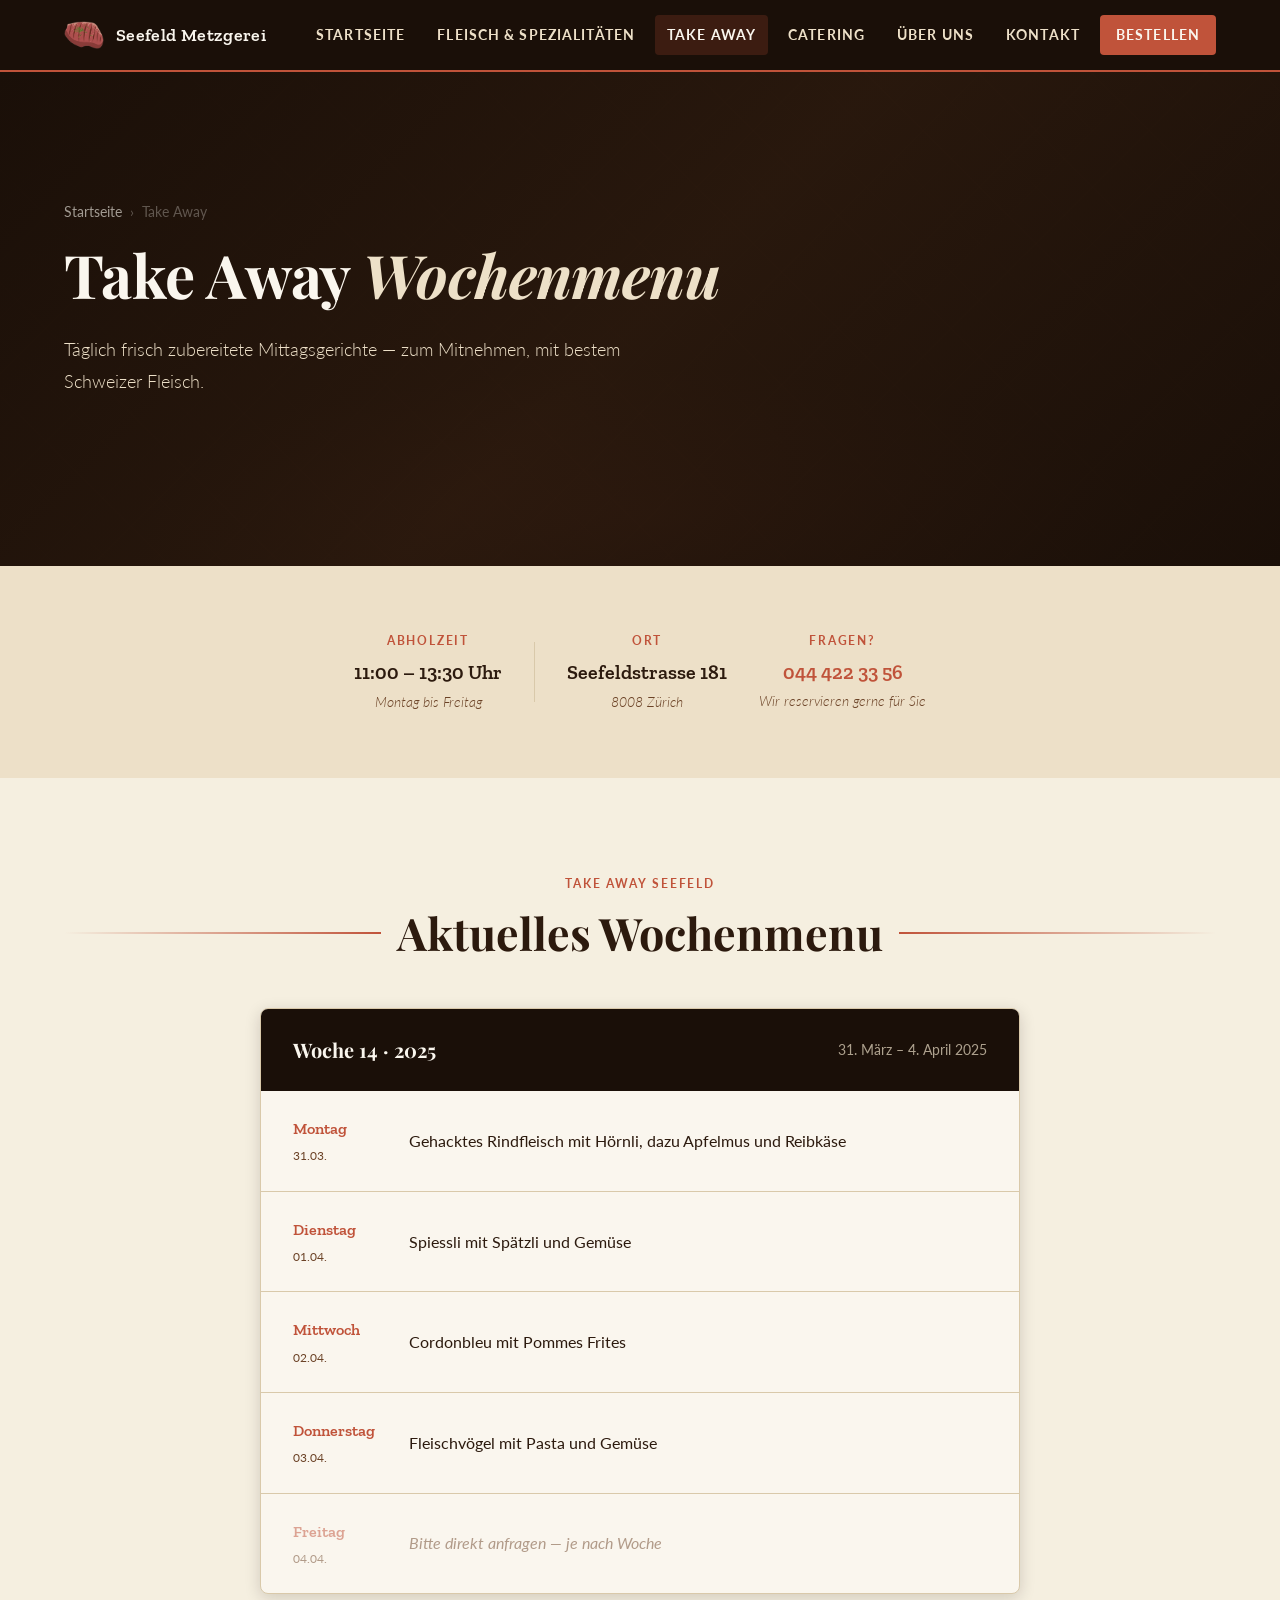
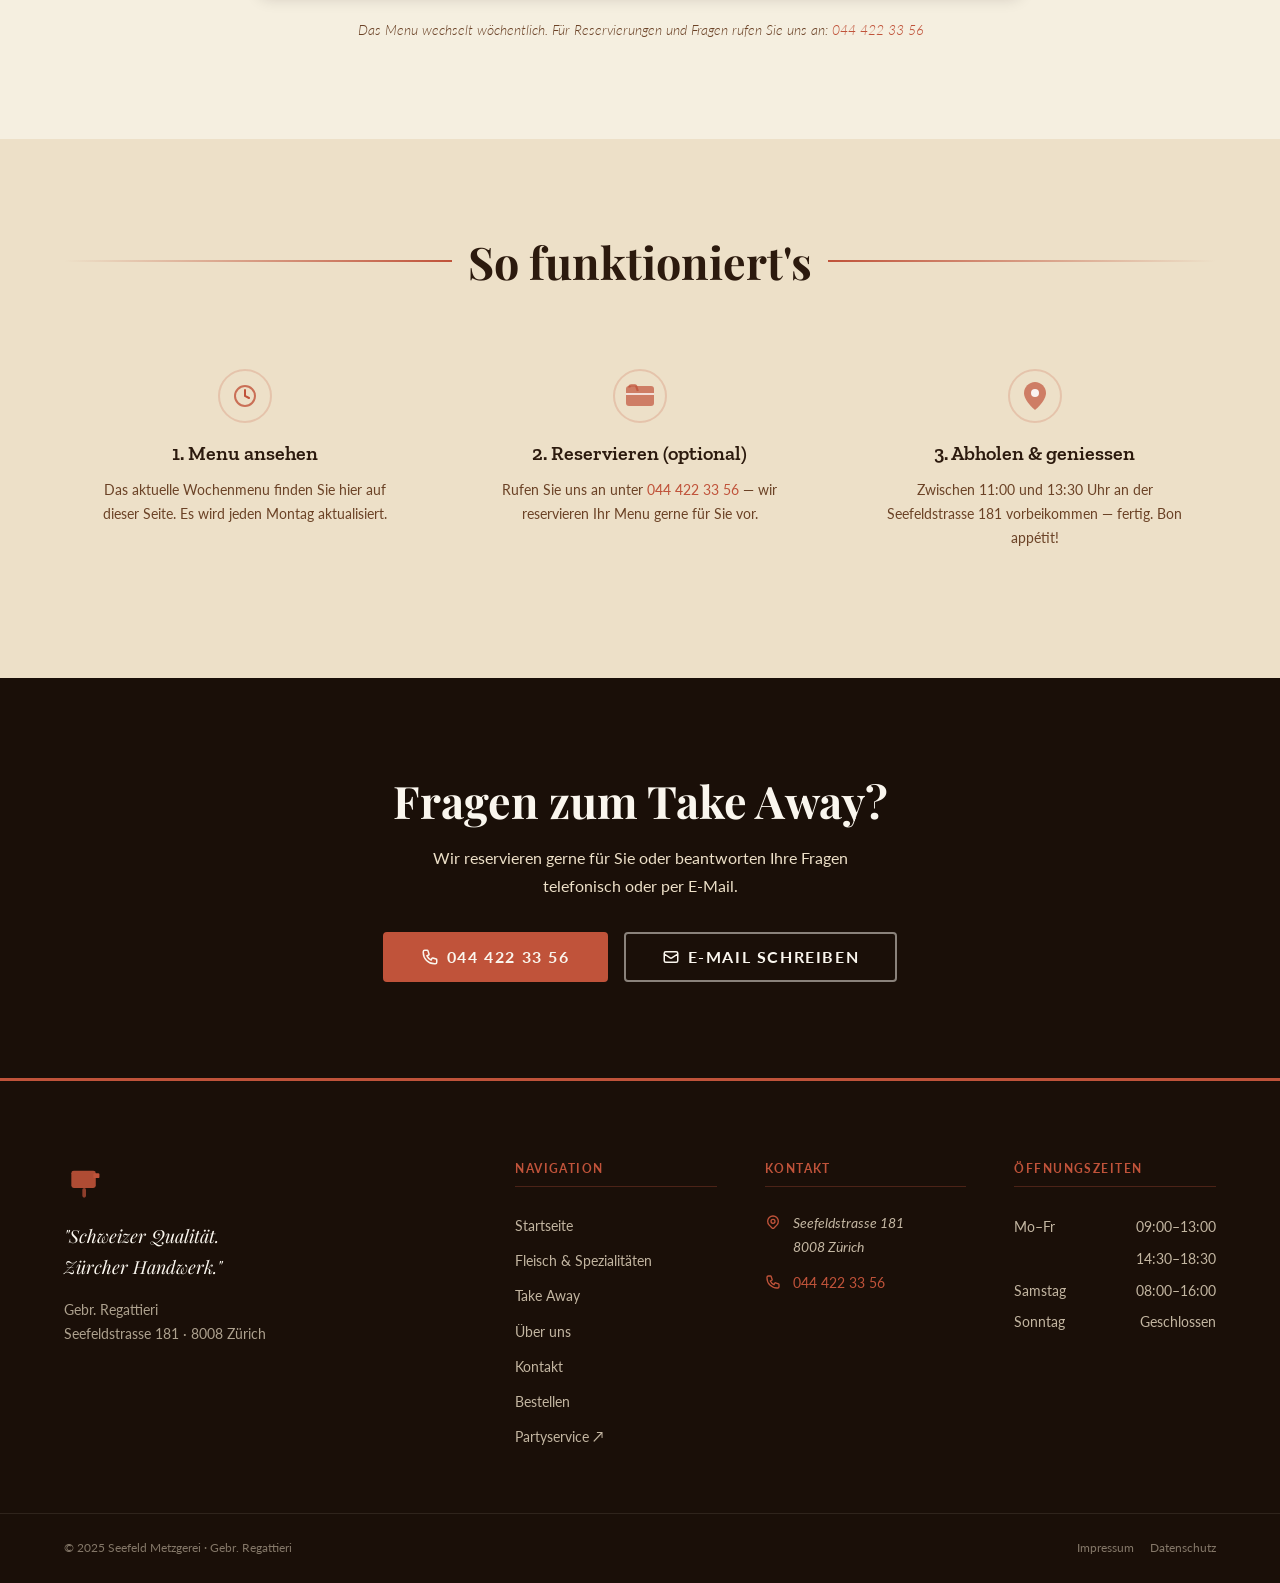
<file: takeaway.html>
<!DOCTYPE html>
<html lang="de">
<head>
  <meta charset="UTF-8">
  <meta name="viewport" content="width=device-width, initial-scale=1.0">
  <meta name="description" content="Seefeld Metzgerei Take Away – Täglich frisch zubereitete Mittagsgerichte zum Mitnehmen. Das Wochenmenu wechselt jede Woche.">
  <title>Take Away Wochenmenu – Seefeld Metzgerei</title>
  <link rel="stylesheet" href="assets/css/base.css">
  <link rel="stylesheet" href="assets/css/layout.css">
  <link rel="stylesheet" href="assets/css/components.css">
  <style>
    /* ── Take Away specific styles ─────────────────────────── */
    .menu-week {
      background: var(--color-bone);
      border: 1px solid var(--color-border);
      border-radius: var(--radius-md);
      overflow: hidden;
      box-shadow: var(--shadow-md);
      max-width: 760px;
      margin-inline: auto;
    }

    .menu-week__header {
      background: var(--color-charcoal);
      padding: var(--space-6) var(--space-8);
      display: flex;
      align-items: center;
      justify-content: space-between;
      gap: var(--space-4);
    }

    .menu-week__title {
      font-family: var(--font-display);
      font-size: var(--text-xl);
      color: var(--color-bone);
      font-weight: 700;
    }

    .menu-week__period {
      font-family: var(--font-body);
      font-size: var(--text-sm);
      color: rgba(237, 224, 200, 0.7);
    }

    .menu-day {
      display: grid;
      grid-template-columns: 100px 1fr;
      gap: var(--space-4);
      align-items: center;
      padding: var(--space-6) var(--space-8);
      border-bottom: 1px solid var(--color-border);
      transition: background-color var(--transition);
    }

    .menu-day:last-child {
      border-bottom: none;
    }

    .menu-day:hover {
      background-color: rgba(192, 83, 58, 0.04);
    }

    .menu-day.menu-day--closed {
      opacity: 0.5;
    }

    .menu-day__label {
      display: flex;
      flex-direction: column;
      gap: var(--space-1);
    }

    .menu-day__weekday {
      font-family: var(--font-slab);
      font-size: var(--text-base);
      font-weight: 600;
      color: var(--color-terracotta);
    }

    .menu-day__date {
      font-size: var(--text-xs);
      color: var(--color-mocha);
    }

    .menu-day__dish {
      font-family: var(--font-body);
      font-size: var(--text-base);
      color: var(--color-espresso);
      line-height: 1.5;
    }

    .menu-day__dish.closed-text {
      font-style: italic;
      color: var(--color-mocha);
    }

    @media (max-width: 480px) {
      .menu-day {
        grid-template-columns: 70px 1fr;
        padding: var(--space-4) var(--space-6);
      }
      .menu-week__header {
        flex-direction: column;
        align-items: flex-start;
        padding: var(--space-4) var(--space-6);
      }
    }
  </style>
</head>
<body>

  <nav class="site-nav" id="site-nav" role="navigation" aria-label="Hauptnavigation">
    <div class="nav__container">
      <a href="index.html" class="nav__logo" aria-label="Seefeld Metzgerei – Zurück zur Startseite">
        <img src="assets/img/logos/logo-main-transparent.png" alt="" class="nav__logo-icon" style="object-fit:contain;">
        <span class="nav__logo-text">Seefeld Metzgerei</span>
      </a>
      <button class="nav__hamburger" id="nav-hamburger" aria-label="Menü öffnen" aria-expanded="false" aria-controls="nav-menu">
        <span></span><span></span><span></span>
      </button>
      <ul class="nav__menu" id="nav-menu" role="list">
        <li><a href="index.html">Startseite</a></li>
        <li><a href="speisekarte.html">Fleisch &amp; Spezialitäten</a></li>
        <li><a href="takeaway.html">Take Away</a></li>
        <li><a href="catering.html">Catering</a></li>
        <li><a href="ueber-uns.html">Über uns</a></li>
        <li><a href="kontakt.html">Kontakt</a></li>
        <li><a href="bestellung.html" class="nav__cta">Bestellen</a></li>
      </ul>
    </div>
  </nav>

  <main id="main-content">

    <section class="page-hero page-hero--short" aria-label="Take Away">
      <div class="page-hero__overlay"></div>
      <div class="page-hero__content">
        <nav class="breadcrumb" aria-label="Breadcrumb">
          <a href="index.html">Startseite</a>
          <span aria-hidden="true">›</span>
          <span aria-current="page">Take Away</span>
        </nav>
        <h1>Take Away <em>Wochenmenu</em></h1>
        <p class="lead">Täglich frisch zubereitete Mittagsgerichte — zum Mitnehmen, mit bestem Schweizer Fleisch.</p>
      </div>
    </section>

    <!-- INFO STRIP -->
    <section class="section--sm section--parchment" aria-label="Hinweis Take Away">
      <div class="container">
        <div style="display:flex;flex-wrap:wrap;gap:var(--space-8);align-items:center;justify-content:center;text-align:center;">
          <div>
            <p class="overline" style="margin-bottom:var(--space-1);">Abholzeit</p>
            <p style="font-family:var(--font-slab);font-size:var(--text-xl);font-weight:600;color:var(--color-espresso);">11:00 – 13:30 Uhr</p>
            <p class="caption">Montag bis Freitag</p>
          </div>
          <div style="width:1px;height:60px;background:var(--color-border);display:none;" aria-hidden="true" class="divider-v"></div>
          <div>
            <p class="overline" style="margin-bottom:var(--space-1);">Ort</p>
            <p style="font-family:var(--font-slab);font-size:var(--text-xl);font-weight:600;color:var(--color-espresso);">Seefeldstrasse 181</p>
            <p class="caption">8008 Zürich</p>
          </div>
          <div>
            <p class="overline" style="margin-bottom:var(--space-1);">Fragen?</p>
            <a href="tel:+41444223356" style="font-family:var(--font-slab);font-size:var(--text-xl);font-weight:600;color:var(--color-terracotta);display:block;">044 422 33 56</a>
            <p class="caption">Wir reservieren gerne für Sie</p>
          </div>
        </div>
        <style>.divider-v { display: block !important; }</style>
      </div>
    </section>

    <!-- CURRENT WEEK MENU -->
    <section class="section" aria-labelledby="menu-heading">
      <div class="container">
        <span class="overline" style="display:block;text-align:center;margin-bottom:var(--space-3);">Take Away Seefeld</span>
        <h2 id="menu-heading" class="section-title">Aktuelles Wochenmenu</h2>

        <!--
          ══════════════════════════════════════════════════════════
          HOW TO UPDATE THIS MENU:
          Each week, simply update the dates in menu-week__period
          and the dish names in each menu-day__dish span.
          Mark holidays with class="menu-day menu-day--closed"
          and set the dish text to "Geschlossen" with class="closed-text"
          ══════════════════════════════════════════════════════════
        -->
        <div class="menu-week" role="table" aria-label="Wochenmenu">

          <div class="menu-week__header">
            <span class="menu-week__title">Woche 14 · 2025</span>
            <!-- Update the dates below each week -->
            <span class="menu-week__period">31. März – 4. April 2025</span>
          </div>

          <div class="menu-day" role="row">
            <div class="menu-day__label" role="rowheader">
              <span class="menu-day__weekday">Montag</span>
              <span class="menu-day__date">31.03.</span>
            </div>
            <span class="menu-day__dish" role="cell">
              Gehacktes Rindfleisch mit Hörnli, dazu Apfelmus und Reibkäse
            </span>
          </div>

          <div class="menu-day" role="row">
            <div class="menu-day__label" role="rowheader">
              <span class="menu-day__weekday">Dienstag</span>
              <span class="menu-day__date">01.04.</span>
            </div>
            <span class="menu-day__dish" role="cell">
              Spiessli mit Spätzli und Gemüse
            </span>
          </div>

          <div class="menu-day" role="row">
            <div class="menu-day__label" role="rowheader">
              <span class="menu-day__weekday">Mittwoch</span>
              <span class="menu-day__date">02.04.</span>
            </div>
            <span class="menu-day__dish" role="cell">
              Cordonbleu mit Pommes Frites
            </span>
          </div>

          <div class="menu-day" role="row">
            <div class="menu-day__label" role="rowheader">
              <span class="menu-day__weekday">Donnerstag</span>
              <span class="menu-day__date">03.04.</span>
            </div>
            <span class="menu-day__dish" role="cell">
              Fleischvögel mit Pasta und Gemüse
            </span>
          </div>

          <div class="menu-day menu-day--closed" role="row">
            <div class="menu-day__label" role="rowheader">
              <span class="menu-day__weekday">Freitag</span>
              <span class="menu-day__date">04.04.</span>
            </div>
            <span class="menu-day__dish closed-text" role="cell">
              Bitte direkt anfragen — je nach Woche
            </span>
          </div>

        </div>

        <p class="caption" style="text-align:center;margin-top:var(--space-6);">
          Das Menu wechselt wöchentlich. Für Reservierungen und Fragen rufen Sie uns an: <a href="tel:+41444223356">044 422 33 56</a>
        </p>
      </div>
    </section>

    <!-- HOW IT WORKS -->
    <section class="section section--parchment" aria-labelledby="how-heading">
      <div class="container">
        <h2 id="how-heading" class="section-title">So funktioniert's</h2>

        <div class="info-grid info-grid--3col">

          <div class="info-card">
            <svg class="info-card__icon" viewBox="0 0 56 56" fill="none" xmlns="http://www.w3.org/2000/svg" aria-hidden="true">
              <circle cx="28" cy="28" r="26" stroke="currentColor" stroke-width="2" opacity="0.2"/>
              <circle cx="28" cy="28" r="10" stroke="currentColor" stroke-width="2" fill="none" opacity="0.8"/>
              <path d="M28 22 v6 l4 2" stroke="currentColor" stroke-width="2" stroke-linecap="round"/>
            </svg>
            <h3>1. Menu ansehen</h3>
            <p>Das aktuelle Wochenmenu finden Sie hier auf dieser Seite. Es wird jeden Montag aktualisiert.</p>
          </div>

          <div class="info-card">
            <svg class="info-card__icon" viewBox="0 0 56 56" fill="none" xmlns="http://www.w3.org/2000/svg" aria-hidden="true">
              <circle cx="28" cy="28" r="26" stroke="currentColor" stroke-width="2" opacity="0.2"/>
              <path d="M3 5a2 2 0 012-2h3.28a1 1 0 01.948.684l1.498 4.493" stroke="currentColor" stroke-width="2" fill="none" opacity="0.8" transform="translate(14,14) scale(1.1)"/>
              <rect x="14" y="18" width="28" height="20" rx="3" fill="currentColor" opacity="0.7"/>
              <path d="M14 26 L42 26" stroke="white" stroke-width="1.5"/>
            </svg>
            <h3>2. Reservieren (optional)</h3>
            <p>Rufen Sie uns an unter <a href="tel:+41444223356">044 422 33 56</a> — wir reservieren Ihr Menu gerne für Sie vor.</p>
          </div>

          <div class="info-card">
            <svg class="info-card__icon" viewBox="0 0 56 56" fill="none" xmlns="http://www.w3.org/2000/svg" aria-hidden="true">
              <circle cx="28" cy="28" r="26" stroke="currentColor" stroke-width="2" opacity="0.2"/>
              <path d="M28 14 C22 14 17 19 17 25 C17 33 28 42 28 42 C28 42 39 33 39 25 C39 19 34 14 28 14Z" fill="currentColor" opacity="0.7"/>
              <circle cx="28" cy="25" r="4" fill="white" opacity="0.9"/>
            </svg>
            <h3>3. Abholen & geniessen</h3>
            <p>Zwischen 11:00 und 13:30 Uhr an der Seefeldstrasse 181 vorbeikommen — fertig. Bon appétit!</p>
          </div>

        </div>
      </div>
    </section>

    <!-- CTA -->
    <section class="section section--dark" aria-label="Kontakt">
      <div class="container" style="text-align:center;">
        <h2 style="margin-bottom:var(--space-4);">Fragen zum Take Away?</h2>
        <p style="color:var(--color-parchment);max-width:480px;margin-inline:auto;margin-bottom:var(--space-8);">Wir reservieren gerne für Sie oder beantworten Ihre Fragen telefonisch oder per E-Mail.</p>
        <div style="display:flex;flex-wrap:wrap;gap:var(--space-4);justify-content:center;">
          <a href="tel:+41444223356" class="btn btn--primary btn--lg">
            <svg viewBox="0 0 24 24" fill="none" stroke="currentColor" stroke-width="2" aria-hidden="true"><path d="M3 5a2 2 0 012-2h3.28a1 1 0 01.948.684l1.498 4.493a1 1 0 01-.502 1.21l-2.257 1.13a11.042 11.042 0 005.516 5.516l1.13-2.257a1 1 0 011.21-.502l4.493 1.498a1 1 0 01.684.949V19a2 2 0 01-2 2h-1C9.716 21 3 14.284 3 6V5z"/></svg>
            044 422 33 56
          </a>
          <a href="mailto:k.regattieri@gmail.com" class="btn btn--ghost btn--lg">
            <svg viewBox="0 0 24 24" fill="none" stroke="currentColor" stroke-width="2" aria-hidden="true"><path d="M3 8l7.89 5.26a2 2 0 002.22 0L21 8M5 19h14a2 2 0 002-2V7a2 2 0 00-2-2H5a2 2 0 00-2 2v10a2 2 0 002 2z"/></svg>
            E-Mail schreiben
          </a>
        </div>
      </div>
    </section>

  </main>

  <footer class="site-footer" role="contentinfo">
    <div class="container">
      <div class="footer__grid">
        <div class="footer__brand">
          <svg viewBox="0 0 36 36" fill="none" xmlns="http://www.w3.org/2000/svg" aria-hidden="true" style="width:44px;height:44px;margin-bottom:var(--space-4);color:var(--color-terracotta);">
            <rect x="6" y="8" width="20" height="14" rx="2" fill="currentColor" opacity="0.9"/>
            <rect x="24" y="10" width="5" height="4" rx="1" fill="currentColor"/>
            <rect x="15" y="22" width="3" height="8" rx="1.5" fill="currentColor" opacity="0.7"/>
          </svg>
          <p class="footer__tagline">"Schweizer Qualität.<br>Zürcher Handwerk."</p>
          <p>Gebr. Regattieri<br>Seefeldstrasse 181 · 8008 Zürich</p>
        </div>
        <div class="footer__col">
          <h4>Navigation</h4>
          <ul>
            <li><a href="index.html">Startseite</a></li>
            <li><a href="speisekarte.html">Fleisch &amp; Spezialitäten</a></li>
            <li><a href="takeaway.html">Take Away</a></li>
            <li><a href="ueber-uns.html">Über uns</a></li>
            <li><a href="kontakt.html">Kontakt</a></li>
            <li><a href="bestellung.html">Bestellen</a></li>
            <li><a href="https://www.seefeldcatering.ch" target="_blank" rel="noopener noreferrer">Partyservice ↗</a></li>
          </ul>
        </div>
        <div class="footer__col">
          <h4>Kontakt</h4>
          <div class="footer__contact-item">
            <svg viewBox="0 0 24 24" fill="none" stroke="currentColor" stroke-width="2" aria-hidden="true"><path d="M17.657 16.657L13.414 20.9a1.998 1.998 0 01-2.827 0l-4.244-4.243a8 8 0 1111.314 0z"/><path d="M15 11a3 3 0 11-6 0 3 3 0 016 0z"/></svg>
            <address>Seefeldstrasse 181<br>8008 Zürich</address>
          </div>
          <div class="footer__contact-item">
            <svg viewBox="0 0 24 24" fill="none" stroke="currentColor" stroke-width="2" aria-hidden="true"><path d="M3 5a2 2 0 012-2h3.28a1 1 0 01.948.684l1.498 4.493a1 1 0 01-.502 1.21l-2.257 1.13a11.042 11.042 0 005.516 5.516l1.13-2.257a1 1 0 011.21-.502l4.493 1.498a1 1 0 01.684.949V19a2 2 0 01-2 2h-1C9.716 21 3 14.284 3 6V5z"/></svg>
            <a href="tel:+41444223356">044 422 33 56</a>
          </div>
        </div>
        <div class="footer__col">
          <h4>Öffnungszeiten</h4>
          <div class="footer__hours-row"><span>Mo–Fr</span><span>09:00–13:00</span></div>
          <div class="footer__hours-row"><span></span><span>14:30–18:30</span></div>
          <div class="footer__hours-row"><span>Samstag</span><span>08:00–16:00</span></div>
          <div class="footer__hours-row"><span>Sonntag</span><span>Geschlossen</span></div>
        </div>
      </div>
    </div>
    <div class="footer__bottom">
      <div class="container" style="display:flex;flex-wrap:wrap;justify-content:space-between;align-items:center;gap:var(--space-4);">
        <span>&copy; 2025 Seefeld Metzgerei · Gebr. Regattieri</span>
        <div class="footer__legal-links">
          <a href="impressum.html">Impressum</a>
          <a href="datenschutz.html">Datenschutz</a>
        </div>
      </div>
    </div>
  </footer>

  <script src="assets/js/nav.js"></script>
</body>
</html>
</file>
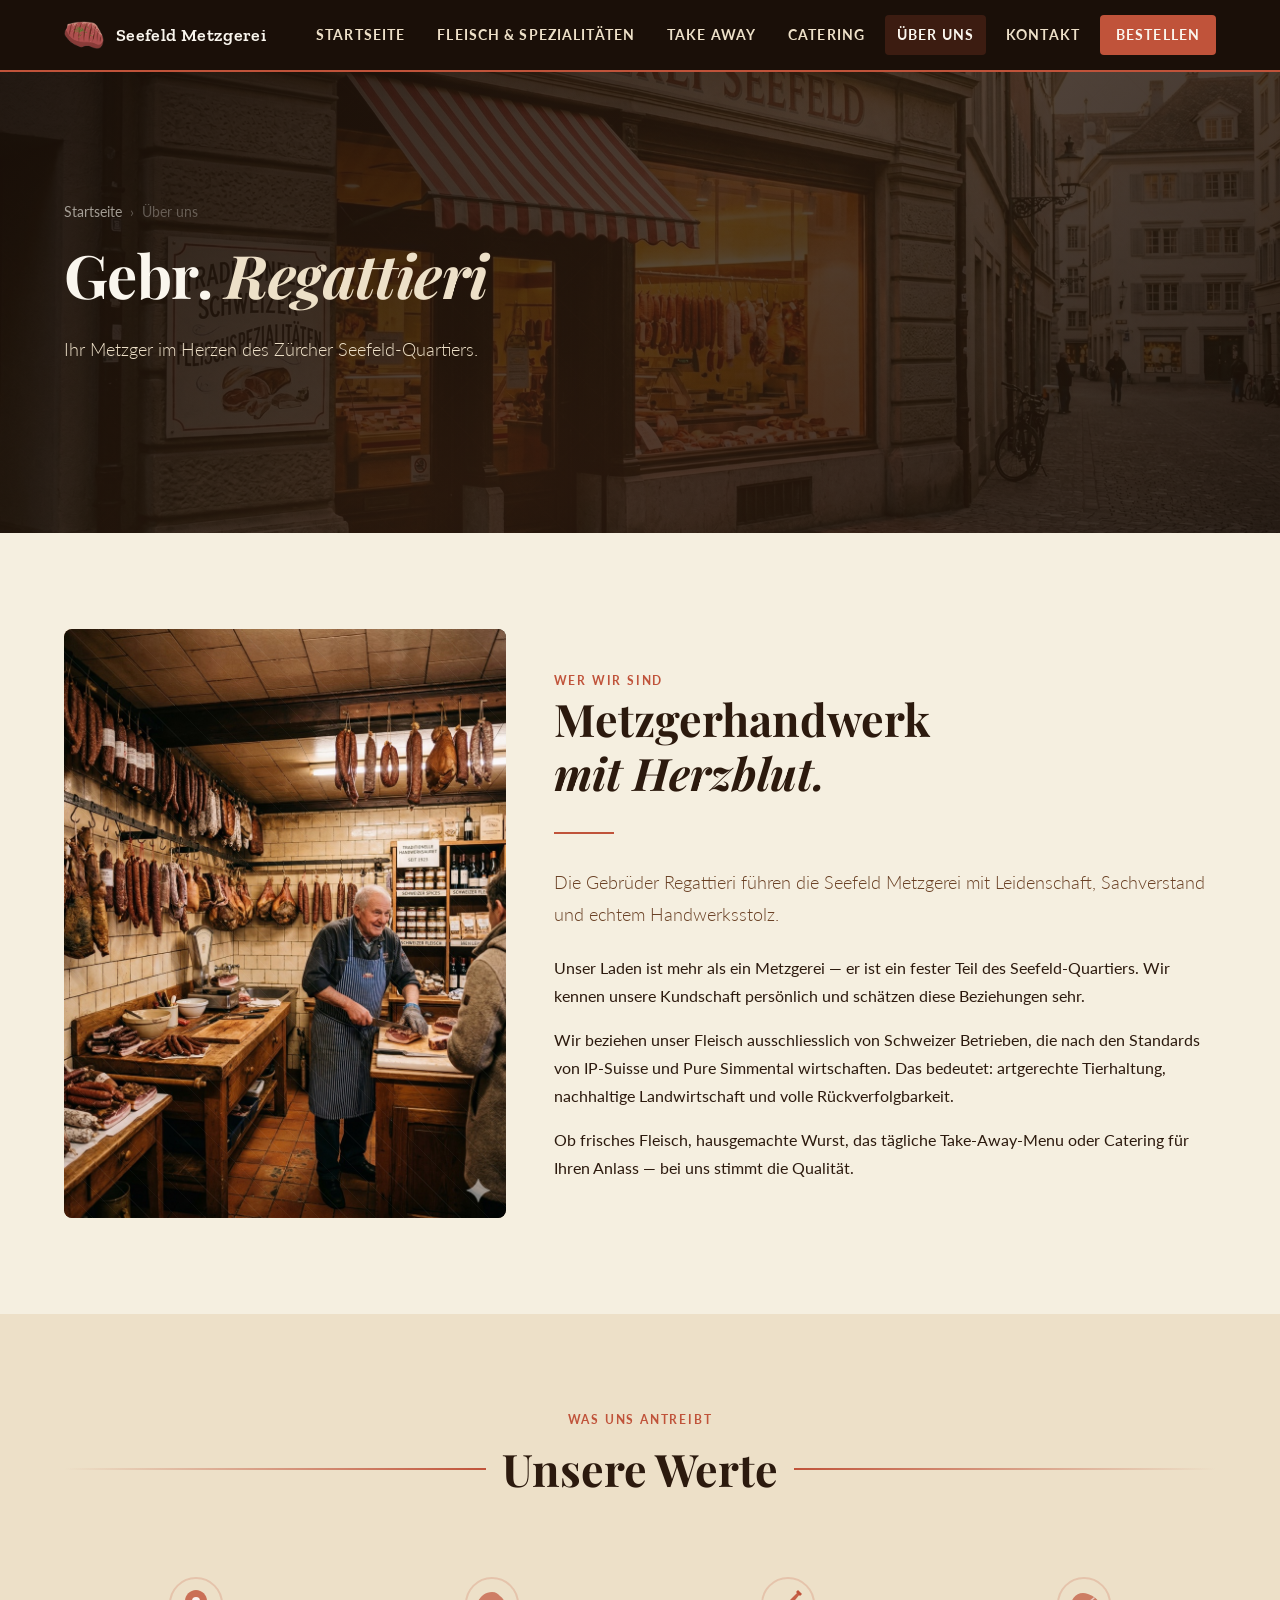
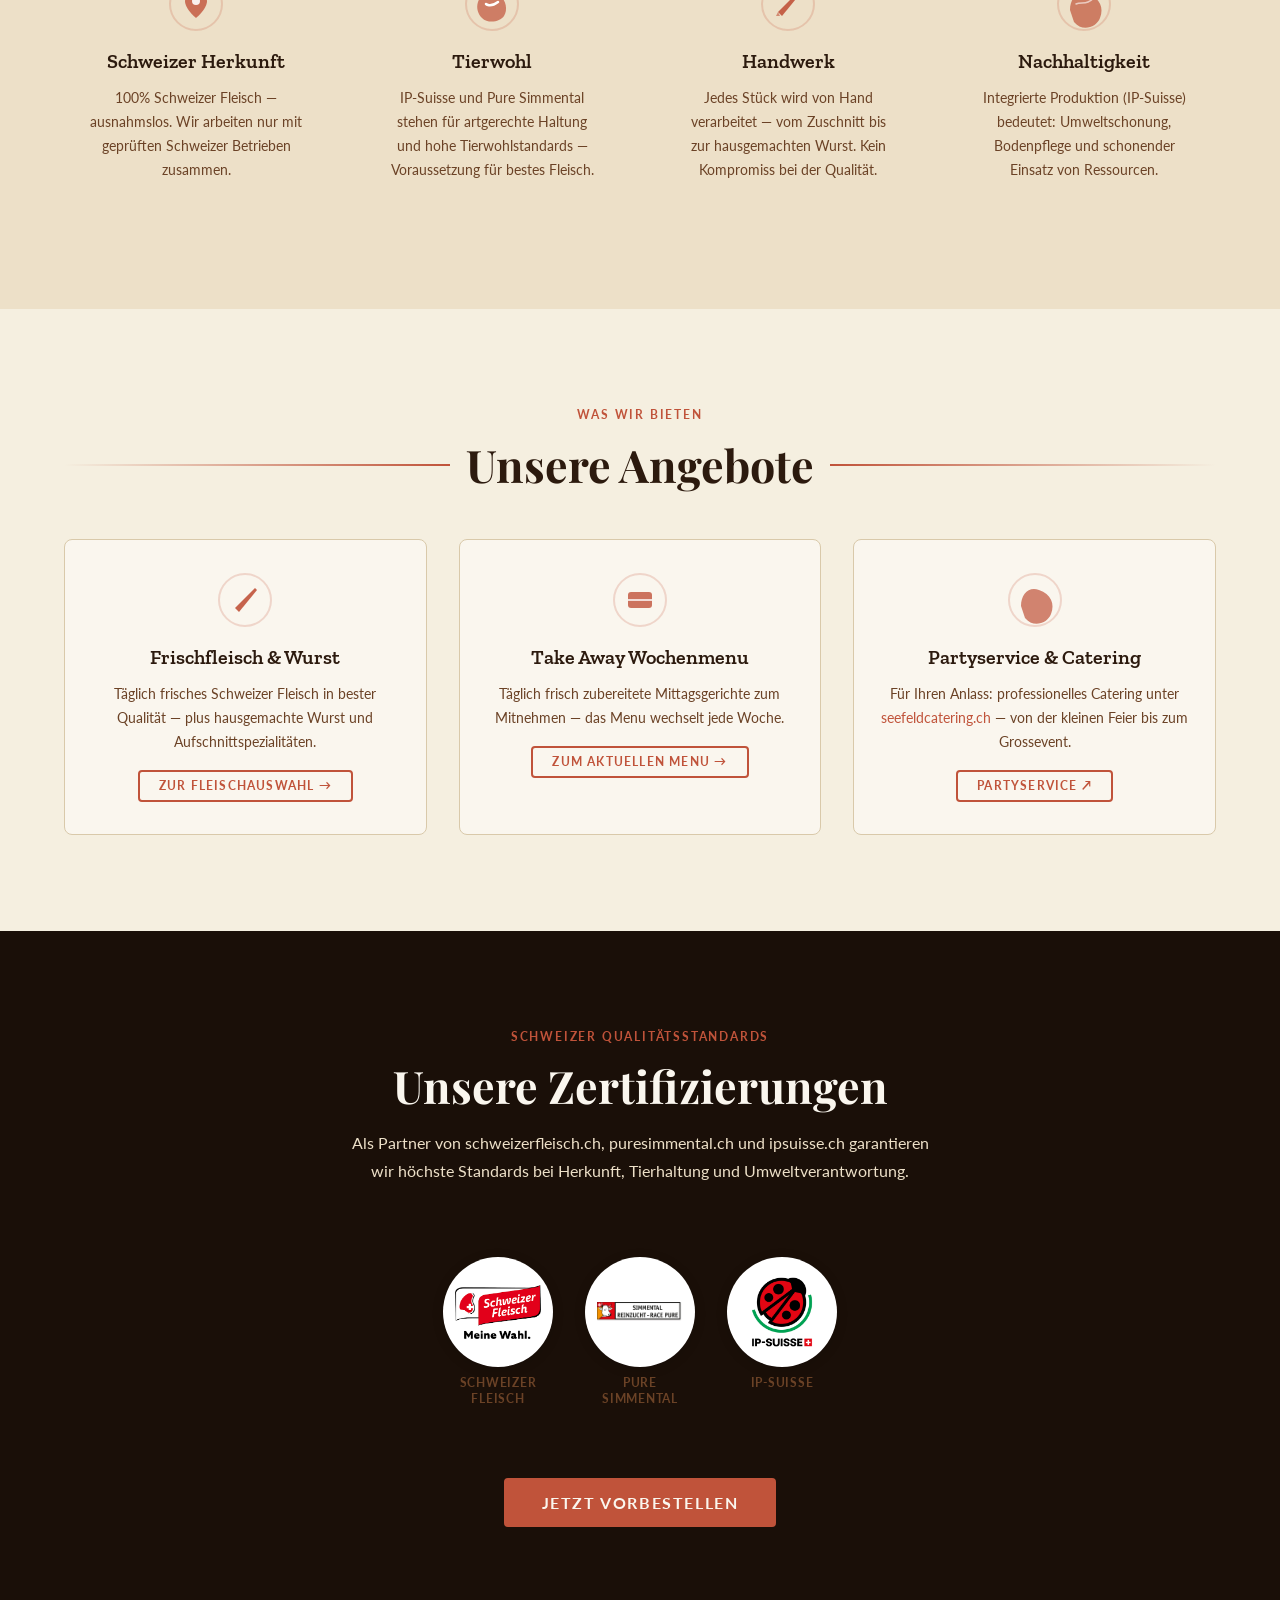
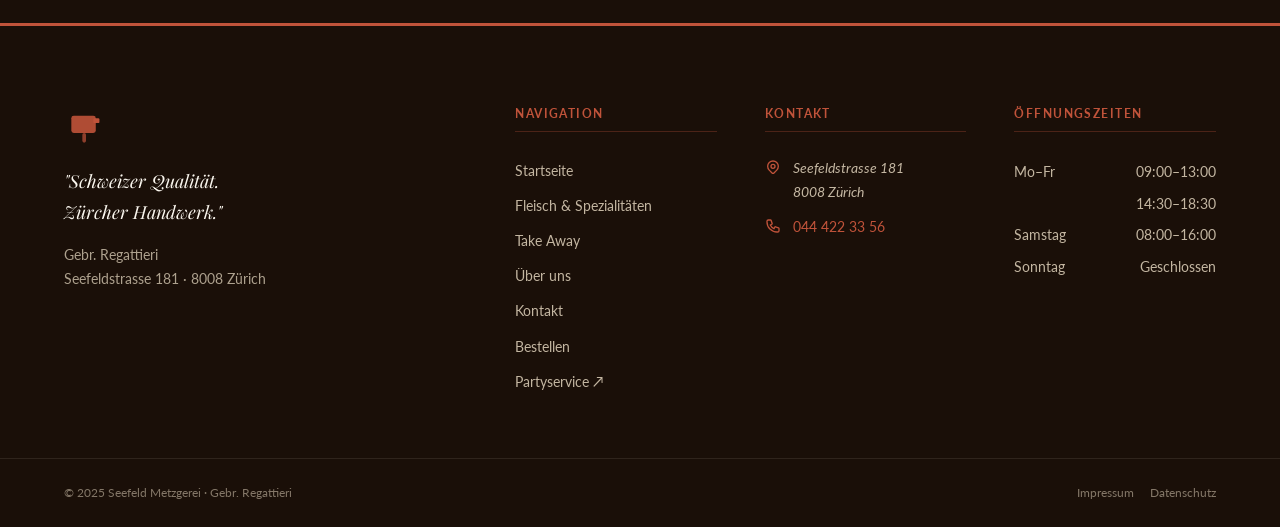
<file: ueber-uns.html>
<!DOCTYPE html>
<html lang="de">
<head>
  <meta charset="UTF-8">
  <meta name="viewport" content="width=device-width, initial-scale=1.0">
  <meta name="description" content="Über die Seefeld Metzgerei – Gebr. Regattieri führen Ihren Metzger im Zürcher Seefeld-Quartier mit Leidenschaft für Schweizer Fleischqualität.">
  <title>Über uns – Seefeld Metzgerei</title>
  <link rel="stylesheet" href="assets/css/base.css">
  <link rel="stylesheet" href="assets/css/layout.css">
  <link rel="stylesheet" href="assets/css/components.css">
</head>
<body>

  <nav class="site-nav" id="site-nav" role="navigation" aria-label="Hauptnavigation">
    <div class="nav__container">
      <a href="index.html" class="nav__logo" aria-label="Seefeld Metzgerei – Zurück zur Startseite">
        <img src="assets/img/logos/logo-main-transparent.png" alt="" class="nav__logo-icon" style="object-fit:contain;">
        <span class="nav__logo-text">Seefeld Metzgerei</span>
      </a>
      <button class="nav__hamburger" id="nav-hamburger" aria-label="Menü öffnen" aria-expanded="false" aria-controls="nav-menu">
        <span></span><span></span><span></span>
      </button>
      <ul class="nav__menu" id="nav-menu" role="list">
        <li><a href="index.html">Startseite</a></li>
        <li><a href="speisekarte.html">Fleisch &amp; Spezialitäten</a></li>
        <li><a href="takeaway.html">Take Away</a></li>
        <li><a href="catering.html">Catering</a></li>
        <li><a href="ueber-uns.html">Über uns</a></li>
        <li><a href="kontakt.html">Kontakt</a></li>
        <li><a href="bestellung.html" class="nav__cta">Bestellen</a></li>
      </ul>
    </div>
  </nav>

  <main id="main-content">

    <section class="page-hero page-hero--short" style="background-image:url('assets/img/about-hero-ueber-uns.jpg');background-size:cover;background-position:center;" aria-label="Über uns">
      <div class="page-hero__overlay"></div>
      <div class="page-hero__content">
        <nav class="breadcrumb" aria-label="Breadcrumb">
          <a href="index.html">Startseite</a>
          <span aria-hidden="true">›</span>
          <span aria-current="page">Über uns</span>
        </nav>
        <h1>Gebr. <em>Regattieri</em></h1>
        <p class="lead">Ihr Metzger im Herzen des Zürcher Seefeld-Quartiers.</p>
      </div>
    </section>

    <!-- MISSION -->
    <section class="section" aria-labelledby="mission-heading">
      <div class="container">
        <div class="split split--40-60">
          <div class="img-placeholder img-placeholder--hero" style="min-height:420px;" role="img" aria-label="Seefeld Metzgerei Zürich">
            <img src="assets/img/splitsection-shop-interior.jpg" alt="Die Seefeld Metzgerei" style="width:100%;height:100%;object-fit:cover;border-radius:var(--radius-md);">
          </div>
          <div>
            <span class="overline">Wer wir sind</span>
            <h2 id="mission-heading" style="margin-bottom:var(--space-6);">Metzgerhandwerk<br><em>mit Herzblut.</em></h2>
            <hr class="accent accent--left" style="margin-bottom:var(--space-8);">
            <p class="lead" style="margin-bottom:var(--space-6);">Die Gebrüder Regattieri führen die Seefeld Metzgerei mit Leidenschaft, Sachverstand und echtem Handwerksstolz.</p>
            <p style="margin-bottom:var(--space-4);">Unser Laden ist mehr als ein Metzgerei — er ist ein fester Teil des Seefeld-Quartiers. Wir kennen unsere Kundschaft persönlich und schätzen diese Beziehungen sehr.</p>
            <p style="margin-bottom:var(--space-4);">Wir beziehen unser Fleisch ausschliesslich von Schweizer Betrieben, die nach den Standards von IP-Suisse und Pure Simmental wirtschaften. Das bedeutet: artgerechte Tierhaltung, nachhaltige Landwirtschaft und volle Rückverfolgbarkeit.</p>
            <p>Ob frisches Fleisch, hausgemachte Wurst, das tägliche Take-Away-Menu oder Catering für Ihren Anlass — bei uns stimmt die Qualität.</p>
          </div>
        </div>
      </div>
    </section>

    <!-- WERTE -->
    <section class="section section--parchment" aria-labelledby="werte-heading">
      <div class="container">
        <span class="overline" style="display:block;text-align:center;margin-bottom:var(--space-3);">Was uns antreibt</span>
        <h2 id="werte-heading" class="section-title">Unsere Werte</h2>

        <div class="info-grid info-grid--4col">

          <div class="info-card">
            <svg class="info-card__icon" viewBox="0 0 56 56" fill="none" xmlns="http://www.w3.org/2000/svg" aria-hidden="true">
              <circle cx="28" cy="28" r="26" stroke="currentColor" stroke-width="2" opacity="0.2"/>
              <path d="M28 14 C22 14 17 19 17 25 C17 33 28 42 28 42 C28 42 39 33 39 25 C39 19 34 14 28 14Z" fill="currentColor" opacity="0.8"/>
              <circle cx="28" cy="25" r="4" fill="white" opacity="0.9"/>
            </svg>
            <h3>Schweizer Herkunft</h3>
            <p>100% Schweizer Fleisch — ausnahmslos. Wir arbeiten nur mit geprüften Schweizer Betrieben zusammen.</p>
          </div>

          <div class="info-card">
            <svg class="info-card__icon" viewBox="0 0 56 56" fill="none" xmlns="http://www.w3.org/2000/svg" aria-hidden="true">
              <circle cx="28" cy="28" r="26" stroke="currentColor" stroke-width="2" opacity="0.2"/>
              <path d="M28 16 C22 16 16 20 14 26 C12 32 14 38 18 42 C24 48 36 46 40 40 C44 34 42 24 36 20 C34 18 32 16 28 16Z" fill="currentColor" opacity="0.7"/>
              <path d="M22 28 C22 28 26 32 34 26" stroke="white" stroke-width="2.5" stroke-linecap="round"/>
            </svg>
            <h3>Tierwohl</h3>
            <p>IP-Suisse und Pure Simmental stehen für artgerechte Haltung und hohe Tierwohlstandards — Voraussetzung für bestes Fleisch.</p>
          </div>

          <div class="info-card">
            <svg class="info-card__icon" viewBox="0 0 56 56" fill="none" xmlns="http://www.w3.org/2000/svg" aria-hidden="true">
              <circle cx="28" cy="28" r="26" stroke="currentColor" stroke-width="2" opacity="0.2"/>
              <path d="M18 36 L38 16 L40 18 L22 40 Z" fill="currentColor" opacity="0.9"/>
              <path d="M38 14 L42 18 L40 20 L36 16 Z" fill="currentColor"/>
              <path d="M18 36 L20 40 L16 40 Z" fill="currentColor" opacity="0.6"/>
            </svg>
            <h3>Handwerk</h3>
            <p>Jedes Stück wird von Hand verarbeitet — vom Zuschnitt bis zur hausgemachten Wurst. Kein Kompromiss bei der Qualität.</p>
          </div>

          <div class="info-card">
            <svg class="info-card__icon" viewBox="0 0 56 56" fill="none" xmlns="http://www.w3.org/2000/svg" aria-hidden="true">
              <circle cx="28" cy="28" r="26" stroke="currentColor" stroke-width="2" opacity="0.2"/>
              <path d="M14 34 C14 22 22 14 32 18 C44 22 48 32 44 42 C40 52 26 56 18 46 Z" fill="currentColor" opacity="0.7"/>
              <path d="M20 28 C24 26 28 28 32 26 C36 24 38 22 38 22" stroke="white" stroke-width="1.5" stroke-linecap="round" opacity="0.6"/>
            </svg>
            <h3>Nachhaltigkeit</h3>
            <p>Integrierte Produktion (IP-Suisse) bedeutet: Umweltschonung, Bodenpflege und schonender Einsatz von Ressourcen.</p>
          </div>

        </div>
      </div>
    </section>

    <!-- SERVICES -->
    <section class="section" aria-labelledby="services-heading">
      <div class="container">
        <span class="overline" style="display:block;text-align:center;margin-bottom:var(--space-3);">Was wir bieten</span>
        <h2 id="services-heading" class="section-title">Unsere Angebote</h2>

        <div class="info-grid info-grid--3col">

          <div class="info-card" style="background:var(--color-bone);border:1px solid var(--color-border);border-radius:var(--radius-md);">
            <svg class="info-card__icon" viewBox="0 0 56 56" fill="none" xmlns="http://www.w3.org/2000/svg" aria-hidden="true">
              <circle cx="28" cy="28" r="26" stroke="currentColor" stroke-width="2" opacity="0.2"/>
              <path d="M18 36 L38 16 L40 18 L22 40 Z" fill="currentColor" opacity="0.9"/>
            </svg>
            <h3>Frischfleisch &amp; Wurst</h3>
            <p>Täglich frisches Schweizer Fleisch in bester Qualität — plus hausgemachte Wurst und Aufschnittspezialitäten.</p>
            <a href="speisekarte.html" class="btn btn--outline btn--sm" style="margin-top:var(--space-4);">Zur Fleischauswahl →</a>
          </div>

          <div class="info-card" style="background:var(--color-bone);border:1px solid var(--color-border);border-radius:var(--radius-md);">
            <svg class="info-card__icon" viewBox="0 0 56 56" fill="none" xmlns="http://www.w3.org/2000/svg" aria-hidden="true">
              <circle cx="28" cy="28" r="26" stroke="currentColor" stroke-width="2" opacity="0.2"/>
              <rect x="16" y="20" width="24" height="16" rx="3" fill="currentColor" opacity="0.8"/>
              <path d="M16 28 L40 28" stroke="white" stroke-width="1.5"/>
            </svg>
            <h3>Take Away Wochenmenu</h3>
            <p>Täglich frisch zubereitete Mittagsgerichte zum Mitnehmen — das Menu wechselt jede Woche.</p>
            <a href="takeaway.html" class="btn btn--outline btn--sm" style="margin-top:var(--space-4);">Zum aktuellen Menu →</a>
          </div>

          <div class="info-card" style="background:var(--color-bone);border:1px solid var(--color-border);border-radius:var(--radius-md);">
            <svg class="info-card__icon" viewBox="0 0 56 56" fill="none" xmlns="http://www.w3.org/2000/svg" aria-hidden="true">
              <circle cx="28" cy="28" r="26" stroke="currentColor" stroke-width="2" opacity="0.2"/>
              <path d="M14 34 C14 22 22 14 32 18 C44 22 48 32 44 42 C40 52 26 56 18 46 Z" fill="currentColor" opacity="0.7"/>
            </svg>
            <h3>Partyservice &amp; Catering</h3>
            <p>Für Ihren Anlass: professionelles Catering unter <a href="https://www.seefeldcatering.ch" target="_blank" rel="noopener noreferrer">seefeldcatering.ch</a> — von der kleinen Feier bis zum Grossevent.</p>
            <a href="https://www.seefeldcatering.ch" target="_blank" rel="noopener noreferrer" class="btn btn--outline btn--sm" style="margin-top:var(--space-4);">Partyservice ↗</a>
          </div>

        </div>
      </div>
    </section>

    <!-- CERTIFICATIONS -->
    <section class="section section--dark" aria-labelledby="certs-heading">
      <div class="container" style="text-align:center;">
        <span class="overline" style="display:block;margin-bottom:var(--space-3);">Schweizer Qualitätsstandards</span>
        <h2 id="certs-heading" style="margin-bottom:var(--space-4);">Unsere Zertifizierungen</h2>
        <p style="color:var(--color-parchment);max-width:600px;margin-inline:auto;margin-bottom:var(--space-12);">
          Als Partner von schweizerfleisch.ch, puresimmental.ch und ipsuisse.ch garantieren wir höchste Standards bei Herkunft, Tierhaltung und Umweltverantwortung.
        </p>

        <div class="award-strip">

          <div class="award-badge">
            <div class="award-badge__seal award-badge__seal--logo">
              <img src="assets/img/logos/logo-schweizer-fleisch.png" alt="Schweizer Fleisch">
            </div>
            <span class="award-badge__label">Schweizer Fleisch</span>
          </div>

          <div class="award-badge">
            <div class="award-badge__seal award-badge__seal--logo">
              <img src="assets/img/logos/logo-pure-simmental.png" alt="Pure Simmental">
            </div>
            <span class="award-badge__label">Pure Simmental</span>
          </div>

          <div class="award-badge">
            <div class="award-badge__seal award-badge__seal--logo">
              <img src="assets/img/logos/logo-ip-suisse.png" alt="IP-Suisse">
            </div>
            <span class="award-badge__label">IP-Suisse</span>
          </div>

        </div>

        <div style="margin-top:var(--space-12);">
          <a href="bestellung.html" class="btn btn--primary btn--lg">Jetzt vorbestellen</a>
        </div>
      </div>
    </section>

  </main>

  <footer class="site-footer" role="contentinfo">
    <div class="container">
      <div class="footer__grid">
        <div class="footer__brand">
          <svg viewBox="0 0 36 36" fill="none" xmlns="http://www.w3.org/2000/svg" aria-hidden="true" style="width:44px;height:44px;margin-bottom:var(--space-4);color:var(--color-terracotta);">
            <rect x="6" y="8" width="20" height="14" rx="2" fill="currentColor" opacity="0.9"/>
            <rect x="24" y="10" width="5" height="4" rx="1" fill="currentColor"/>
            <rect x="15" y="22" width="3" height="8" rx="1.5" fill="currentColor" opacity="0.7"/>
          </svg>
          <p class="footer__tagline">"Schweizer Qualität.<br>Zürcher Handwerk."</p>
          <p>Gebr. Regattieri<br>Seefeldstrasse 181 · 8008 Zürich</p>
        </div>
        <div class="footer__col">
          <h4>Navigation</h4>
          <ul>
            <li><a href="index.html">Startseite</a></li>
            <li><a href="speisekarte.html">Fleisch &amp; Spezialitäten</a></li>
            <li><a href="takeaway.html">Take Away</a></li>
            <li><a href="ueber-uns.html">Über uns</a></li>
            <li><a href="kontakt.html">Kontakt</a></li>
            <li><a href="bestellung.html">Bestellen</a></li>
            <li><a href="https://www.seefeldcatering.ch" target="_blank" rel="noopener noreferrer">Partyservice ↗</a></li>
          </ul>
        </div>
        <div class="footer__col">
          <h4>Kontakt</h4>
          <div class="footer__contact-item">
            <svg viewBox="0 0 24 24" fill="none" stroke="currentColor" stroke-width="2" aria-hidden="true"><path d="M17.657 16.657L13.414 20.9a1.998 1.998 0 01-2.827 0l-4.244-4.243a8 8 0 1111.314 0z"/><path d="M15 11a3 3 0 11-6 0 3 3 0 016 0z"/></svg>
            <address>Seefeldstrasse 181<br>8008 Zürich</address>
          </div>
          <div class="footer__contact-item">
            <svg viewBox="0 0 24 24" fill="none" stroke="currentColor" stroke-width="2" aria-hidden="true"><path d="M3 5a2 2 0 012-2h3.28a1 1 0 01.948.684l1.498 4.493a1 1 0 01-.502 1.21l-2.257 1.13a11.042 11.042 0 005.516 5.516l1.13-2.257a1 1 0 011.21-.502l4.493 1.498a1 1 0 01.684.949V19a2 2 0 01-2 2h-1C9.716 21 3 14.284 3 6V5z"/></svg>
            <a href="tel:+41444223356">044 422 33 56</a>
          </div>
        </div>
        <div class="footer__col">
          <h4>Öffnungszeiten</h4>
          <div class="footer__hours-row"><span>Mo–Fr</span><span>09:00–13:00</span></div>
          <div class="footer__hours-row"><span></span><span>14:30–18:30</span></div>
          <div class="footer__hours-row"><span>Samstag</span><span>08:00–16:00</span></div>
          <div class="footer__hours-row"><span>Sonntag</span><span>Geschlossen</span></div>
        </div>
      </div>
    </div>
    <div class="footer__bottom">
      <div class="container" style="display:flex;flex-wrap:wrap;justify-content:space-between;align-items:center;gap:var(--space-4);">
        <span>&copy; 2025 Seefeld Metzgerei · Gebr. Regattieri</span>
        <div class="footer__legal-links">
          <a href="impressum.html">Impressum</a>
          <a href="datenschutz.html">Datenschutz</a>
        </div>
      </div>
    </div>
  </footer>

  <script src="assets/js/nav.js"></script>
</body>
</html>
</file>
<file: assets/css/base.css>
/* ============================================================
   BASE.CSS — Seefeld Metzgerei
   CSS custom properties, modern reset, typography, utilities
   ============================================================ */

/* ── Google Fonts ─────────────────────────────────────────── */
@import url('https://fonts.googleapis.com/css2?family=Playfair+Display:ital,wght@0,400;0,600;0,700;1,400;1,600&family=Zilla+Slab:wght@400;600&family=Lato:wght@300;400;700&display=swap');

/* ── Custom Properties ────────────────────────────────────── */
:root {
  /* Colors */
  --color-cream:      #F5EFE0;
  --color-parchment:  #EDE0C8;
  --color-espresso:   #2C1A0E;
  --color-mocha:      #6B4226;
  --color-terracotta: #C0533A;
  --color-rust-gold:  #A0722A;
  --color-charcoal:   #1A0F08;
  --color-bone:       #FAF6EE;
  --color-border:     #D9C9AA;

  /* Typography */
  --font-display: 'Playfair Display', Georgia, 'Times New Roman', serif;
  --font-slab:    'Zilla Slab', 'Rockwell', Georgia, serif;
  --font-body:    'Lato', 'Helvetica Neue', Arial, sans-serif;

  /* Font sizes — fluid scale */
  --text-xs:   0.75rem;   /* 12px */
  --text-sm:   0.875rem;  /* 14px */
  --text-base: 1rem;      /* 16px */
  --text-lg:   1.125rem;  /* 18px */
  --text-xl:   1.25rem;   /* 20px */
  --text-2xl:  1.5rem;    /* 24px */
  --text-3xl:  1.875rem;  /* 30px */
  --text-4xl:  2.25rem;   /* 36px */
  --text-5xl:  3rem;      /* 48px */
  --text-6xl:  3.75rem;   /* 60px */

  /* Spacing scale */
  --space-1:  0.25rem;
  --space-2:  0.5rem;
  --space-3:  0.75rem;
  --space-4:  1rem;
  --space-6:  1.5rem;
  --space-8:  2rem;
  --space-10: 2.5rem;
  --space-12: 3rem;
  --space-16: 4rem;
  --space-20: 5rem;
  --space-24: 6rem;
  --space-32: 8rem;

  /* Layout */
  --container-max: 1200px;
  --container-pad: var(--space-6);

  /* Effects */
  --radius-sm:  4px;
  --radius-md:  8px;
  --radius-lg:  16px;
  --shadow-sm:  0 1px 3px rgba(26, 15, 8, 0.12);
  --shadow-md:  0 4px 16px rgba(26, 15, 8, 0.16);
  --shadow-lg:  0 8px 32px rgba(26, 15, 8, 0.20);
  --transition: 220ms ease-in-out;

  /* Nav height (used for scroll offset) */
  --nav-height: 72px;
}

/* ── Modern Reset ─────────────────────────────────────────── */
*,
*::before,
*::after {
  box-sizing: border-box;
  margin: 0;
  padding: 0;
}

html {
  scroll-behavior: smooth;
  -webkit-text-size-adjust: 100%;
  font-size: 16px;
  overflow-x: hidden;
}

body {
  font-family: var(--font-body);
  font-weight: 400;
  line-height: 1.7;
  color: var(--color-espresso);
  background-color: var(--color-cream);
  -webkit-font-smoothing: antialiased;
  -moz-osx-font-smoothing: grayscale;
}

img,
picture,
video,
canvas,
svg {
  display: block;
  max-width: 100%;
}

input,
button,
textarea,
select {
  font: inherit;
}

p,
h1, h2, h3, h4, h5, h6 {
  overflow-wrap: break-word;
}

ul, ol {
  list-style: none;
}

a {
  color: var(--color-terracotta);
  text-decoration: none;
  transition: color var(--transition), opacity var(--transition);
}

a:hover {
  color: var(--color-rust-gold);
}

button {
  cursor: pointer;
  border: none;
  background: none;
}

/* ── Typography ───────────────────────────────────────────── */
h1 {
  font-family: var(--font-display);
  font-size: clamp(var(--text-4xl), 5vw, var(--text-6xl));
  font-weight: 700;
  line-height: 1.15;
  letter-spacing: -0.01em;
}

h2 {
  font-family: var(--font-display);
  font-size: clamp(var(--text-3xl), 3.5vw, var(--text-5xl));
  font-weight: 700;
  line-height: 1.2;
}

h3 {
  font-family: var(--font-slab);
  font-size: clamp(var(--text-xl), 2vw, var(--text-2xl));
  font-weight: 600;
  line-height: 1.3;
}

h4 {
  font-family: var(--font-slab);
  font-size: var(--text-lg);
  font-weight: 600;
  line-height: 1.4;
}

h5, h6 {
  font-family: var(--font-body);
  font-size: var(--text-base);
  font-weight: 700;
  text-transform: uppercase;
  letter-spacing: 0.08em;
}

p {
  font-size: var(--text-base);
  line-height: 1.75;
  color: var(--color-espresso);
}

.lead {
  font-size: var(--text-lg);
  font-weight: 300;
  line-height: 1.8;
  color: var(--color-mocha);
}

.caption {
  font-size: var(--text-sm);
  font-weight: 300;
  font-style: italic;
  color: var(--color-mocha);
}

.overline {
  font-family: var(--font-body);
  font-size: var(--text-xs);
  font-weight: 700;
  text-transform: uppercase;
  letter-spacing: 0.15em;
  color: var(--color-terracotta);
}

/* ── Decorative Section Title ─────────────────────────────── */
.section-title {
  display: flex;
  align-items: center;
  gap: var(--space-4);
  margin-bottom: var(--space-12);
}

.section-title::before,
.section-title::after {
  content: '';
  flex: 1;
  height: 2px;
  background: linear-gradient(to right, transparent, var(--color-terracotta));
}

.section-title::after {
  background: linear-gradient(to left, transparent, var(--color-terracotta));
}

.section-title--left {
  justify-content: flex-start;
}

.section-title--left::before {
  display: none;
}

.section-title--left::after {
  flex: 0 0 60px;
}

/* ── Utility Classes ──────────────────────────────────────── */
.text-center { text-align: center; }
.text-left   { text-align: left; }
.text-right  { text-align: right; }

.text-cream      { color: var(--color-cream); }
.text-bone       { color: var(--color-bone); }
.text-mocha      { color: var(--color-mocha); }
.text-terracotta { color: var(--color-terracotta); }
.text-rust-gold  { color: var(--color-rust-gold); }

.bg-cream     { background-color: var(--color-cream); }
.bg-parchment { background-color: var(--color-parchment); }
.bg-charcoal  { background-color: var(--color-charcoal); }

.sr-only {
  position: absolute;
  width: 1px;
  height: 1px;
  padding: 0;
  margin: -1px;
  overflow: hidden;
  clip: rect(0, 0, 0, 0);
  white-space: nowrap;
  border: 0;
}

/* ── Section Spacing ──────────────────────────────────────── */
.section {
  padding-block: var(--space-24);
}

.section--sm {
  padding-block: var(--space-16);
}

.section--lg {
  padding-block: var(--space-32);
}

@media (max-width: 600px) {
  .section {
    padding-block: var(--space-12);
  }

  .section--sm {
    padding-block: var(--space-8);
  }

  .section--lg {
    padding-block: var(--space-16);
  }
}

.section--dark {
  background-color: var(--color-charcoal);
  color: var(--color-bone);
}

.section--dark p,
.section--dark .lead {
  color: var(--color-parchment);
}

.section--dark h2,
.section--dark h3,
.section--dark h4 {
  color: var(--color-bone);
}

.section--parchment {
  background-color: var(--color-parchment);
}

/* ── Horizontal Rule ──────────────────────────────────────── */
hr {
  border: none;
  border-top: 1px solid var(--color-border);
  margin-block: var(--space-8);
}

hr.accent {
  border-color: var(--color-terracotta);
  border-width: 2px;
  width: 60px;
  margin-inline: auto;
}

hr.accent--left {
  margin-inline: 0;
}
</file>
<file: assets/css/layout.css>
/* ============================================================
   LAYOUT.CSS — Seefeld Metzgerei
   Navigation, footer, containers, page heroes, grids
   ============================================================ */

/* ── Container ────────────────────────────────────────────── */
.container {
  width: 100%;
  max-width: var(--container-max);
  margin-inline: auto;
  padding-inline: var(--container-pad);
}

/* ── Site Navigation ──────────────────────────────────────── */
.site-nav {
  position: sticky;
  top: 0;
  z-index: 100;
  background-color: var(--color-charcoal);
  border-bottom: 2px solid var(--color-terracotta);
  height: var(--nav-height);
  display: flex;
  align-items: center;
}

.nav__container {
  width: 100%;
  max-width: var(--container-max);
  margin-inline: auto;
  padding-inline: var(--container-pad);
  display: flex;
  align-items: center;
  justify-content: space-between;
  gap: var(--space-6);
}

/* Logo */
.nav__logo {
  display: flex;
  align-items: center;
  gap: var(--space-3);
  text-decoration: none;
  flex-shrink: 0;
}

.nav__logo-icon {
  width: 40px;
  height: 40px;
  color: var(--color-terracotta);
  flex-shrink: 0;
  object-fit: contain;
}

.nav__logo-text {
  font-family: var(--font-slab);
  font-size: var(--text-lg);
  font-weight: 600;
  color: var(--color-bone);
  white-space: nowrap;
  letter-spacing: 0.02em;
}

.nav__logo:hover .nav__logo-text {
  color: var(--color-terracotta);
}

/* Menu */
.nav__menu {
  display: flex;
  align-items: center;
  gap: var(--space-2);
}

.nav__menu li a {
  font-family: var(--font-body);
  font-size: var(--text-sm);
  font-weight: 700;
  text-transform: uppercase;
  letter-spacing: 0.08em;
  color: var(--color-parchment);
  padding: var(--space-2) var(--space-3);
  border-radius: var(--radius-sm);
  transition: color var(--transition), background-color var(--transition);
  display: block;
}

.nav__menu li a:hover,
.nav__menu li a.active {
  color: var(--color-bone);
  background-color: rgba(192, 83, 58, 0.2);
}

/* Bestellen CTA in nav */
.nav__menu li a.nav__cta {
  background-color: var(--color-terracotta);
  color: var(--color-bone);
  padding: var(--space-2) var(--space-4);
  border-radius: var(--radius-sm);
}

.nav__menu li a.nav__cta:hover {
  background-color: var(--color-rust-gold);
  color: var(--color-bone);
}

/* Hamburger */
.nav__hamburger {
  display: none;
  flex-direction: column;
  gap: 5px;
  padding: var(--space-2);
  background: none;
  border: 1px solid rgba(250, 246, 238, 0.2);
  border-radius: var(--radius-sm);
  cursor: pointer;
  transition: border-color var(--transition);
}

.nav__hamburger:hover {
  border-color: var(--color-terracotta);
}

.nav__hamburger span {
  display: block;
  width: 22px;
  height: 2px;
  background-color: var(--color-bone);
  border-radius: 2px;
  transition: transform var(--transition), opacity var(--transition);
}

/* Hamburger open state */
.nav__hamburger[aria-expanded="true"] span:nth-child(1) {
  transform: translateY(7px) rotate(45deg);
}
.nav__hamburger[aria-expanded="true"] span:nth-child(2) {
  opacity: 0;
}
.nav__hamburger[aria-expanded="true"] span:nth-child(3) {
  transform: translateY(-7px) rotate(-45deg);
}

/* Mobile nav */
@media (max-width: 768px) {
  .nav__hamburger {
    display: flex;
  }

  .nav__menu {
    display: none;
    position: absolute;
    top: var(--nav-height);
    left: 0;
    right: 0;
    flex-direction: column;
    align-items: stretch;
    background-color: var(--color-charcoal);
    border-bottom: 2px solid var(--color-terracotta);
    padding: var(--space-4);
    gap: var(--space-1);
    box-shadow: var(--shadow-lg);
    max-height: calc(100vh - var(--nav-height));
    overflow-y: auto;
  }

  .nav__menu.nav__menu--open {
    display: flex;
  }

  .nav__menu li a {
    padding: var(--space-3) var(--space-4);
    font-size: var(--text-base);
  }

  .nav__menu li a.nav__cta {
    text-align: center;
    margin-top: var(--space-2);
    padding: var(--space-3) var(--space-4);
  }
}

/* ── Page Hero ────────────────────────────────────────────── */
.page-hero {
  position: relative;
  min-height: 100vh;
  display: flex;
  align-items: center;
  overflow: hidden;
  background-color: var(--color-charcoal);
}

.page-hero--short {
  min-height: 45vh;
  padding-block: var(--space-16);
}

@media (max-width: 600px) {
  .page-hero {
    min-height: 65vh;
  }

  .page-hero--short {
    min-height: 30vh;
  }

  .page-hero__cta-group {
    flex-direction: column;
  }

  .page-hero__cta-group .btn {
    width: 100%;
    justify-content: center;
  }
}

.page-hero__overlay {
  position: absolute;
  inset: 0;
  background: linear-gradient(
    135deg,
    rgba(26, 15, 8, 0.92) 0%,
    rgba(44, 26, 14, 0.80) 50%,
    rgba(26, 15, 8, 0.88) 100%
  );
  z-index: 1;
}

/* Decorative texture pattern */
.page-hero::before {
  content: '';
  position: absolute;
  inset: 0;
  background-image:
    repeating-linear-gradient(
      45deg,
      rgba(192, 83, 58, 0.03) 0px,
      rgba(192, 83, 58, 0.03) 1px,
      transparent 1px,
      transparent 40px
    ),
    repeating-linear-gradient(
      -45deg,
      rgba(160, 114, 42, 0.03) 0px,
      rgba(160, 114, 42, 0.03) 1px,
      transparent 1px,
      transparent 40px
    );
  z-index: 0;
}

/* Warm atmospheric glow behind overlay */
.page-hero::after {
  content: '';
  position: absolute;
  bottom: -20%;
  left: 50%;
  transform: translateX(-50%);
  width: 80%;
  height: 60%;
  background: radial-gradient(ellipse, rgba(192, 83, 58, 0.15) 0%, transparent 70%);
  z-index: 0;
}

.page-hero__content {
  position: relative;
  z-index: 2;
  width: 100%;
  max-width: var(--container-max);
  margin-inline: auto;
  padding-inline: var(--container-pad);
  padding-block: var(--space-16);
}

.page-hero__overline {
  font-family: var(--font-body);
  font-size: var(--text-xs);
  font-weight: 700;
  text-transform: uppercase;
  letter-spacing: 0.2em;
  color: var(--color-terracotta);
  margin-bottom: var(--space-4);
  display: block;
}

.page-hero h1 {
  color: var(--color-bone);
  margin-bottom: var(--space-6);
}

.page-hero h1 em {
  font-style: italic;
  color: var(--color-parchment);
}

.page-hero .lead {
  color: var(--color-parchment);
  max-width: 600px;
  font-weight: 300;
  margin-bottom: var(--space-10);
}

.page-hero__cta-group {
  display: flex;
  flex-wrap: wrap;
  gap: var(--space-4);
  align-items: center;
}

/* Scroll indicator */
.scroll-indicator {
  position: absolute;
  bottom: var(--space-8);
  left: 50%;
  transform: translateX(-50%);
  z-index: 2;
  display: flex;
  flex-direction: column;
  align-items: center;
  gap: var(--space-2);
  color: rgba(250, 246, 238, 0.5);
  font-size: var(--text-xs);
  text-transform: uppercase;
  letter-spacing: 0.1em;
  animation: bounce 2s infinite;
}

.scroll-indicator svg {
  width: 20px;
  height: 20px;
}

@keyframes bounce {
  0%, 100% { transform: translateX(-50%) translateY(0); }
  50%       { transform: translateX(-50%) translateY(6px); }
}

/* ── Breadcrumb ───────────────────────────────────────────── */
.breadcrumb {
  display: flex;
  align-items: center;
  gap: var(--space-2);
  font-size: var(--text-sm);
  color: rgba(250, 246, 238, 0.6);
  margin-bottom: var(--space-4);
}

.breadcrumb a {
  color: rgba(250, 246, 238, 0.6);
}

.breadcrumb a:hover {
  color: var(--color-terracotta);
}

.breadcrumb span {
  color: rgba(250, 246, 238, 0.3);
}

/* ── Two-Column Split Layout ──────────────────────────────── */
.split {
  display: grid;
  grid-template-columns: 1fr;
  gap: var(--space-12);
  align-items: center;
}

@media (min-width: 768px) {
  .split {
    grid-template-columns: 1fr 1fr;
  }

  .split--60-40 {
    grid-template-columns: 3fr 2fr;
  }

  .split--40-60 {
    grid-template-columns: 2fr 3fr;
  }
}

/* ── Image Placeholder (for when real photos aren't available) */
.img-placeholder {
  width: 100%;
  border-radius: var(--radius-md);
  background: linear-gradient(135deg, var(--color-mocha) 0%, var(--color-charcoal) 100%);
  display: flex;
  align-items: center;
  justify-content: center;
  overflow: hidden;
  position: relative;
}

.img-placeholder::before {
  content: '';
  position: absolute;
  inset: 0;
  background-image: repeating-linear-gradient(
    45deg,
    rgba(255,255,255,0.03) 0px,
    rgba(255,255,255,0.03) 1px,
    transparent 1px,
    transparent 20px
  );
}

.img-placeholder--hero {
  min-height: 400px;
}

.img-placeholder--card {
  aspect-ratio: 4/3;
}

.img-placeholder--portrait {
  aspect-ratio: 3/4;
}

.img-placeholder--square {
  aspect-ratio: 1;
}

.img-placeholder svg {
  width: 48px;
  height: 48px;
  color: rgba(250, 246, 238, 0.2);
  position: relative;
  z-index: 1;
}

/* ── Footer ───────────────────────────────────────────────── */
.site-footer {
  background-color: var(--color-charcoal);
  color: var(--color-parchment);
  padding-top: var(--space-20);
  padding-bottom: 0;
  border-top: 3px solid var(--color-terracotta);
}

.footer__grid {
  display: grid;
  grid-template-columns: 1fr;
  gap: var(--space-12);
  padding-bottom: var(--space-16);
}

@media (min-width: 640px) {
  .footer__grid {
    grid-template-columns: repeat(2, 1fr);
  }
}

@media (min-width: 1024px) {
  .footer__grid {
    grid-template-columns: 2fr 1fr 1fr 1fr;
  }
}

.footer__brand .nav__logo-icon {
  color: var(--color-terracotta);
  margin-bottom: var(--space-4);
  width: 44px;
  height: 44px;
}

.footer__brand .footer__tagline {
  font-family: var(--font-display);
  font-style: italic;
  font-size: var(--text-lg);
  color: var(--color-bone);
  margin-bottom: var(--space-4);
}

.footer__brand p {
  font-size: var(--text-sm);
  color: rgba(237, 224, 200, 0.7);
  line-height: 1.7;
}

.footer__col h4 {
  font-family: var(--font-body);
  font-size: var(--text-xs);
  font-weight: 700;
  text-transform: uppercase;
  letter-spacing: 0.12em;
  color: var(--color-terracotta);
  margin-bottom: var(--space-6);
  padding-bottom: var(--space-2);
  border-bottom: 1px solid rgba(192, 83, 58, 0.3);
}

.footer__col ul {
  display: flex;
  flex-direction: column;
  gap: var(--space-2);
}

.footer__col ul li a {
  font-size: var(--text-sm);
  color: rgba(237, 224, 200, 0.8);
  transition: color var(--transition);
}

.footer__col ul li a:hover {
  color: var(--color-terracotta);
}

.footer__contact-item {
  display: flex;
  align-items: flex-start;
  gap: var(--space-3);
  font-size: var(--text-sm);
  color: rgba(237, 224, 200, 0.8);
  margin-bottom: var(--space-3);
}

.footer__contact-item svg {
  flex-shrink: 0;
  width: 16px;
  height: 16px;
  margin-top: 3px;
  color: var(--color-terracotta);
}

.footer__hours-row {
  display: flex;
  justify-content: space-between;
  gap: var(--space-4);
  font-size: var(--text-sm);
  color: rgba(237, 224, 200, 0.8);
  padding-block: var(--space-1);
}

.footer__hours-row span:last-child {
  text-align: right;
  white-space: nowrap;
}

.footer__bottom {
  border-top: 1px solid rgba(237, 224, 200, 0.1);
  padding-block: var(--space-6);
  display: flex;
  flex-wrap: wrap;
  justify-content: space-between;
  align-items: center;
  gap: var(--space-4);
  font-size: var(--text-xs);
  color: rgba(237, 224, 200, 0.5);
}

.footer__bottom a {
  color: rgba(237, 224, 200, 0.5);
}

.footer__bottom a:hover {
  color: var(--color-terracotta);
}

.footer__legal-links {
  display: flex;
  gap: var(--space-4);
}
</file>
<file: assets/css/components.css>
/* ============================================================
   COMPONENTS.CSS — Seefeld Metzgerei
   Buttons, cards, badges, forms, tabs, timeline, icons
   ============================================================ */

/* ── Buttons ──────────────────────────────────────────────── */
.btn {
  display: inline-flex;
  align-items: center;
  justify-content: center;
  gap: var(--space-2);
  font-family: var(--font-body);
  font-size: var(--text-sm);
  font-weight: 700;
  text-transform: uppercase;
  letter-spacing: 0.1em;
  padding: 0.75rem 1.75rem;
  border-radius: var(--radius-sm);
  border: 2px solid transparent;
  cursor: pointer;
  transition: background-color var(--transition), color var(--transition),
              border-color var(--transition), box-shadow var(--transition),
              transform var(--transition);
  text-decoration: none;
  white-space: nowrap;
  line-height: 1;
}

.btn:hover {
  transform: translateY(-1px);
  box-shadow: var(--shadow-md);
}

.btn:active {
  transform: translateY(0);
  box-shadow: var(--shadow-sm);
}

/* Primary — Terracotta */
.btn--primary {
  background-color: var(--color-terracotta);
  color: var(--color-bone);
  border-color: var(--color-terracotta);
}

.btn--primary:hover {
  background-color: #a84430;
  border-color: #a84430;
  color: var(--color-bone);
}

/* Ghost — transparent with terracotta border */
.btn--ghost {
  background-color: transparent;
  color: var(--color-bone);
  border-color: rgba(250, 246, 238, 0.5);
}

.btn--ghost:hover {
  background-color: rgba(250, 246, 238, 0.1);
  border-color: var(--color-bone);
  color: var(--color-bone);
}

/* Outline — terracotta border on light bg */
.btn--outline {
  background-color: transparent;
  color: var(--color-terracotta);
  border-color: var(--color-terracotta);
}

.btn--outline:hover {
  background-color: var(--color-terracotta);
  color: var(--color-bone);
}

/* WhatsApp */
.btn--whatsapp {
  background-color: #25D366;
  color: #fff;
  border-color: #25D366;
}

.btn--whatsapp:hover {
  background-color: #1ebe58;
  border-color: #1ebe58;
  color: #fff;
}

/* Sizes */
.btn--lg {
  font-size: var(--text-base);
  padding: 0.9rem 2.25rem;
}

.btn--sm {
  font-size: var(--text-xs);
  padding: 0.5rem 1.2rem;
}

/* Full width */
.btn--full {
  width: 100%;
}

@media (max-width: 600px) {
  .btn {
    min-height: 44px;
  }

  .btn--sm {
    min-height: 44px;
  }
}

.btn svg {
  width: 18px;
  height: 18px;
  flex-shrink: 0;
}

/* ── Badges ───────────────────────────────────────────────── */
.badge {
  display: inline-block;
  font-family: var(--font-body);
  font-size: 0.65rem;
  font-weight: 700;
  text-transform: uppercase;
  letter-spacing: 0.1em;
  padding: 0.2em 0.65em;
  border-radius: 2px;
  white-space: nowrap;
  vertical-align: middle;
}

.badge--terracotta {
  background-color: var(--color-terracotta);
  color: var(--color-bone);
}

.badge--gold {
  background-color: var(--color-rust-gold);
  color: var(--color-bone);
}

.badge--dark {
  background-color: var(--color-espresso);
  color: var(--color-bone);
}

.badge--outline {
  background-color: transparent;
  color: var(--color-terracotta);
  border: 1px solid var(--color-terracotta);
}

/* ── Product Card ─────────────────────────────────────────── */
.product-grid {
  display: grid;
  grid-template-columns: 1fr;
  gap: var(--space-8);
}

@media (min-width: 560px) {
  .product-grid {
    grid-template-columns: repeat(2, 1fr);
  }
}

@media (min-width: 900px) {
  .product-grid {
    grid-template-columns: repeat(3, 1fr);
  }
}

@media (min-width: 1100px) {
  .product-grid--4col {
    grid-template-columns: repeat(4, 1fr);
  }
}

.product-card {
  background-color: var(--color-bone);
  border-radius: var(--radius-md);
  overflow: hidden;
  box-shadow: var(--shadow-sm);
  transition: box-shadow var(--transition), transform var(--transition);
  display: flex;
  flex-direction: column;
  border: 1px solid var(--color-border);
}

.product-card:hover {
  box-shadow: var(--shadow-lg);
  transform: translateY(-3px);
}

.product-card__image {
  aspect-ratio: 4/3;
  background: linear-gradient(135deg, #3D2410 0%, #5C3320 40%, #2C1A0E 100%);
  position: relative;
  overflow: hidden;
  flex-shrink: 0;
}

.product-card__image img {
  width: 100%;
  height: 100%;
  object-fit: cover;
}

.product-card__image::before {
  content: '';
  position: absolute;
  inset: 0;
  background-image: repeating-linear-gradient(
    45deg,
    rgba(255,255,255,0.02) 0px,
    rgba(255,255,255,0.02) 1px,
    transparent 1px,
    transparent 15px
  );
}

.product-card__badge {
  position: absolute;
  top: var(--space-3);
  left: var(--space-3);
  z-index: 1;
}

.product-card__icon {
  position: absolute;
  top: 50%;
  left: 50%;
  transform: translate(-50%, -50%);
  color: rgba(255,255,255,0.15);
  width: 64px;
  height: 64px;
}

.product-card__image:has(img) .product-card__icon {
  display: none;
}

.product-card__body {
  padding: var(--space-6);
  flex: 1;
  display: flex;
  flex-direction: column;
}

.product-card__name {
  font-family: var(--font-slab);
  font-size: var(--text-xl);
  font-weight: 600;
  color: var(--color-espresso);
  margin-bottom: var(--space-2);
  line-height: 1.3;
}

.product-card__desc {
  font-size: var(--text-sm);
  font-weight: 300;
  font-style: italic;
  color: var(--color-mocha);
  line-height: 1.6;
  flex: 1;
  margin-bottom: var(--space-4);
}

.product-card__footer {
  display: flex;
  align-items: center;
  justify-content: space-between;
  gap: var(--space-4);
  padding-top: var(--space-4);
  border-top: 1px solid var(--color-border);
  margin-top: auto;
}

.product-card__price {
  font-family: var(--font-slab);
  font-size: var(--text-xl);
  font-weight: 600;
  color: var(--color-rust-gold);
}

.product-card__price span {
  font-family: var(--font-body);
  font-size: var(--text-xs);
  font-weight: 400;
  color: var(--color-mocha);
  margin-left: 2px;
}

/* ── Info Card (icon + title + text) ──────────────────────── */
.info-grid {
  display: grid;
  grid-template-columns: 1fr;
  gap: var(--space-8);
}

@media (min-width: 560px) {
  .info-grid {
    grid-template-columns: repeat(2, 1fr);
  }
}

@media (min-width: 900px) {
  .info-grid--3col {
    grid-template-columns: repeat(3, 1fr);
  }
  .info-grid--4col {
    grid-template-columns: repeat(4, 1fr);
  }
}

.info-card {
  text-align: center;
  padding: var(--space-8) var(--space-6);
}

.info-card__icon {
  width: 56px;
  height: 56px;
  margin-inline: auto;
  margin-bottom: var(--space-4);
  color: var(--color-terracotta);
}

.info-card h3 {
  font-size: var(--text-xl);
  color: var(--color-espresso);
  margin-bottom: var(--space-3);
}

.info-card p {
  font-size: var(--text-sm);
  color: var(--color-mocha);
  line-height: 1.7;
}

/* Dark section variant */
.section--dark .info-card h3 { color: var(--color-bone); }
.section--dark .info-card p  { color: var(--color-parchment); }
.section--dark .info-card__icon { color: var(--color-terracotta); }

/* ── Team Card ────────────────────────────────────────────── */
.team-grid {
  display: grid;
  grid-template-columns: 1fr;
  gap: var(--space-8);
}

@media (min-width: 560px) {
  .team-grid {
    grid-template-columns: repeat(2, 1fr);
  }
}

@media (min-width: 900px) {
  .team-grid {
    grid-template-columns: repeat(3, 1fr);
  }
}

.team-card {
  text-align: center;
}

.team-card__photo {
  width: 140px;
  height: 140px;
  border-radius: 50%;
  margin-inline: auto;
  margin-bottom: var(--space-6);
  background: linear-gradient(135deg, var(--color-mocha), var(--color-charcoal));
  display: flex;
  align-items: center;
  justify-content: center;
  border: 3px solid var(--color-border);
  overflow: hidden;
}

.team-card__photo img {
  width: 100%;
  height: 100%;
  object-fit: cover;
}

.team-card__photo svg {
  width: 56px;
  height: 56px;
  color: rgba(250, 246, 238, 0.3);
}

.team-card__name {
  font-family: var(--font-slab);
  font-size: var(--text-xl);
  font-weight: 600;
  color: var(--color-espresso);
  margin-bottom: var(--space-1);
}

.team-card__role {
  font-size: var(--text-sm);
  font-weight: 700;
  text-transform: uppercase;
  letter-spacing: 0.1em;
  color: var(--color-terracotta);
  margin-bottom: var(--space-4);
}

.team-card__bio {
  font-size: var(--text-sm);
  color: var(--color-mocha);
  line-height: 1.7;
}

/* ── Category Tabs (Speisekarte) ──────────────────────────── */
.category-tabs {
  position: sticky;
  top: var(--nav-height);
  z-index: 50;
  background-color: var(--color-parchment);
  border-bottom: 2px solid var(--color-border);
  overflow-x: auto;
  -webkit-overflow-scrolling: touch;
  scrollbar-width: none;
}

.category-tabs::-webkit-scrollbar {
  display: none;
}

.category-tabs__list {
  display: flex;
  gap: 0;
  min-width: max-content;
  padding-inline: var(--container-pad);
}

.category-tabs__item {
  flex-shrink: 0;
}

.category-tabs__link {
  display: block;
  padding: var(--space-4) var(--space-6);
  font-family: var(--font-body);
  font-size: var(--text-sm);
  font-weight: 700;
  text-transform: uppercase;
  letter-spacing: 0.06em;
  color: var(--color-mocha);
  text-decoration: none;
  border-bottom: 3px solid transparent;
  transition: color var(--transition), border-color var(--transition);
  white-space: nowrap;
}

.category-tabs__link:hover {
  color: var(--color-terracotta);
}

.category-tabs__link.active {
  color: var(--color-terracotta);
  border-bottom-color: var(--color-terracotta);
}

/* ── Category Section ─────────────────────────────────────── */
.category-section {
  padding-block: var(--space-20);
}

.category-section:nth-of-type(even) {
  background-color: var(--color-parchment);
}

.category-section__header {
  margin-bottom: var(--space-12);
}

.category-section__header .overline {
  display: block;
  margin-bottom: var(--space-2);
}

.category-section__header h2 {
  font-size: clamp(var(--text-2xl), 3vw, var(--text-4xl));
}

/* ── Seasonal Banner ──────────────────────────────────────── */
.seasonal-banner {
  background-color: var(--color-terracotta);
  color: var(--color-bone);
  padding: var(--space-6) var(--container-pad);
  text-align: center;
}

.seasonal-banner p {
  color: var(--color-bone);
  font-family: var(--font-slab);
  font-size: var(--text-lg);
  font-weight: 600;
  margin: 0;
}

.seasonal-banner strong {
  font-family: var(--font-display);
  font-size: var(--text-xl);
}

/* ── Timeline ─────────────────────────────────────────────── */
.timeline {
  position: relative;
  padding-block: var(--space-8);
}

.timeline::before {
  content: '';
  position: absolute;
  left: 50%;
  top: 0;
  bottom: 0;
  width: 2px;
  background: linear-gradient(to bottom, transparent, var(--color-terracotta) 10%, var(--color-terracotta) 90%, transparent);
  transform: translateX(-50%);
}

@media (max-width: 768px) {
  .timeline::before {
    left: 24px;
  }
}

.timeline__item {
  display: grid;
  grid-template-columns: 1fr;
  gap: var(--space-6);
  margin-bottom: var(--space-16);
  position: relative;
}

@media (min-width: 768px) {
  .timeline__item {
    grid-template-columns: 1fr 1fr;
    gap: var(--space-12);
  }

  .timeline__item:nth-child(even) .timeline__content {
    grid-column: 1;
    grid-row: 1;
    text-align: right;
  }

  .timeline__item:nth-child(even) .timeline__year {
    grid-column: 2;
    grid-row: 1;
    text-align: left;
    padding-left: var(--space-12);
  }

  .timeline__item:nth-child(odd) .timeline__content {
    padding-left: var(--space-12);
  }
}

.timeline__year {
  font-family: var(--font-display);
  font-size: clamp(var(--text-4xl), 4vw, 5rem);
  font-weight: 700;
  color: var(--color-terracotta);
  line-height: 1;
  opacity: 0.8;
}

/* Dot on the line */
.timeline__item::after {
  content: '';
  position: absolute;
  left: 50%;
  top: 12px;
  width: 14px;
  height: 14px;
  background-color: var(--color-terracotta);
  border-radius: 50%;
  transform: translateX(-50%);
  border: 3px solid var(--color-cream);
  box-shadow: 0 0 0 2px var(--color-terracotta);
}

@media (max-width: 768px) {
  .timeline__item::after {
    left: 24px;
  }
}

.timeline__content h3 {
  font-size: var(--text-xl);
  margin-bottom: var(--space-3);
  color: var(--color-espresso);
}

.timeline__content p {
  font-size: var(--text-sm);
  color: var(--color-mocha);
  line-height: 1.7;
}

/* ── Award Strip ──────────────────────────────────────────── */
.award-strip {
  display: flex;
  flex-wrap: wrap;
  align-items: flex-start;
  justify-content: center;
  gap: var(--space-8);
  padding-block: var(--space-6);
}

.award-badge {
  display: flex;
  flex-direction: column;
  align-items: center;
  gap: var(--space-2);
  text-align: center;
}

.award-badge__seal {
  width: 80px;
  height: 80px;
  border-radius: 50%;
  background: linear-gradient(135deg, var(--color-rust-gold), var(--color-terracotta));
  display: flex;
  align-items: center;
  justify-content: center;
  box-shadow: 0 2px 8px rgba(192, 83, 58, 0.4);
}

.award-badge__seal svg {
  width: 36px;
  height: 36px;
  color: var(--color-bone);
}

.award-badge__seal--logo {
  background: #fff;
  padding: var(--space-3);
  box-shadow: 0 2px 12px rgba(0, 0, 0, 0.15);
  width: 110px;
  height: 110px;
}

.award-badge__seal--logo img {
  width: 100%;
  height: 100%;
  object-fit: contain;
}

.award-badge__label {
  font-size: var(--text-xs);
  font-weight: 700;
  text-transform: uppercase;
  letter-spacing: 0.06em;
  color: var(--color-mocha);
  max-width: 90px;
  text-align: center;
  line-height: 1.3;
}

/* ── Contact Form ─────────────────────────────────────────── */
.form-group {
  margin-bottom: var(--space-6);
}

.form-group label {
  display: block;
  font-size: var(--text-sm);
  font-weight: 700;
  text-transform: uppercase;
  letter-spacing: 0.08em;
  color: var(--color-espresso);
  margin-bottom: var(--space-2);
}

.form-group input,
.form-group textarea,
.form-group select {
  display: block;
  width: 100%;
  padding: var(--space-3) var(--space-4);
  font-family: var(--font-body);
  font-size: var(--text-base);
  color: var(--color-espresso);
  background-color: var(--color-bone);
  border: 2px solid var(--color-border);
  border-radius: var(--radius-sm);
  transition: border-color var(--transition), box-shadow var(--transition);
  outline: none;
  -webkit-appearance: none;
}

.form-group input:focus,
.form-group textarea:focus,
.form-group select:focus {
  border-color: var(--color-terracotta);
  box-shadow: 0 0 0 3px rgba(192, 83, 58, 0.15);
}

.form-group textarea {
  resize: vertical;
  min-height: 120px;
  line-height: 1.6;
}

.form-group input::placeholder,
.form-group textarea::placeholder {
  color: rgba(107, 66, 38, 0.5);
}

.form-row {
  display: grid;
  grid-template-columns: 1fr;
  gap: var(--space-6);
}

@media (min-width: 560px) {
  .form-row {
    grid-template-columns: 1fr 1fr;
  }
}

.form-note {
  font-size: var(--text-xs);
  color: var(--color-mocha);
  margin-top: var(--space-2);
  opacity: 0.8;
}

/* Checkboxes (for order form) */
.form-check {
  display: flex;
  align-items: flex-start;
  gap: var(--space-3);
  margin-bottom: var(--space-3);
  cursor: pointer;
}

.form-check input[type="checkbox"] {
  width: 18px;
  height: 18px;
  flex-shrink: 0;
  margin-top: 3px;
  accent-color: var(--color-terracotta);
  cursor: pointer;
}

.form-check label {
  text-transform: none;
  letter-spacing: 0;
  font-weight: 400;
  font-size: var(--text-sm);
  color: var(--color-espresso);
  cursor: pointer;
}

.form-check label strong {
  display: block;
  font-weight: 700;
  color: var(--color-espresso);
  margin-bottom: 2px;
}

/* ── Order Option Card ────────────────────────────────────── */
.order-options {
  display: grid;
  grid-template-columns: 1fr;
  gap: var(--space-6);
}

@media (min-width: 640px) {
  .order-options {
    grid-template-columns: repeat(3, 1fr);
  }
}

.order-option {
  background-color: var(--color-bone);
  border: 2px solid var(--color-border);
  border-radius: var(--radius-md);
  padding: var(--space-8) var(--space-6);
  text-align: center;
  transition: border-color var(--transition), box-shadow var(--transition), transform var(--transition);
}

.order-option:hover {
  border-color: var(--color-terracotta);
  box-shadow: var(--shadow-md);
  transform: translateY(-2px);
}

.order-option__icon {
  width: 52px;
  height: 52px;
  margin-inline: auto;
  margin-bottom: var(--space-4);
  background-color: var(--color-terracotta);
  border-radius: 50%;
  display: flex;
  align-items: center;
  justify-content: center;
}

.order-option__icon svg {
  width: 24px;
  height: 24px;
  color: var(--color-bone);
}

.order-option h3 {
  font-size: var(--text-lg);
  color: var(--color-espresso);
  margin-bottom: var(--space-3);
}

.order-option p {
  font-size: var(--text-sm);
  color: var(--color-mocha);
  margin-bottom: var(--space-6);
  line-height: 1.6;
}

/* ── Contact Info Grid ────────────────────────────────────── */
.contact-grid {
  display: grid;
  grid-template-columns: 1fr;
  gap: var(--space-8);
  margin-bottom: var(--space-16);
}

@media (min-width: 640px) {
  .contact-grid {
    grid-template-columns: repeat(3, 1fr);
  }
}

.contact-block {
  padding: var(--space-8) var(--space-6);
  background-color: var(--color-bone);
  border-radius: var(--radius-md);
  border: 1px solid var(--color-border);
}

.contact-block__icon {
  width: 44px;
  height: 44px;
  background-color: rgba(192, 83, 58, 0.1);
  border-radius: var(--radius-sm);
  display: flex;
  align-items: center;
  justify-content: center;
  margin-bottom: var(--space-4);
}

.contact-block__icon svg {
  width: 22px;
  height: 22px;
  color: var(--color-terracotta);
}

.contact-block h3 {
  font-size: var(--text-lg);
  margin-bottom: var(--space-4);
  color: var(--color-espresso);
}

.contact-block p,
.contact-block address {
  font-size: var(--text-sm);
  color: var(--color-mocha);
  font-style: normal;
  line-height: 1.8;
}

.hours-table {
  width: 100%;
  border-collapse: collapse;
}

.hours-table tr {
  border-bottom: 1px solid var(--color-border);
}

.hours-table tr:last-child {
  border-bottom: none;
}

.hours-table td {
  padding: var(--space-2) 0;
  font-size: var(--text-sm);
  color: var(--color-mocha);
}

.hours-table td:last-child {
  text-align: right;
  font-weight: 700;
  color: var(--color-espresso);
}

/* ── Map Container ────────────────────────────────────────── */
.map-container {
  border-radius: var(--radius-md);
  overflow: hidden;
  box-shadow: var(--shadow-md);
  border: 2px solid var(--color-border);
}

.map-container iframe {
  display: block;
  width: 100%;
  height: 420px;
  border: none;
}

/* ── Intro Strip (3 icons on home) ────────────────────────── */
.intro-strip {
  padding-block: var(--space-16);
  background-color: var(--color-parchment);
  border-bottom: 1px solid var(--color-border);
}

/* ── Öffnungszeiten Strip ─────────────────────────────────── */
.hours-strip {
  display: grid;
  grid-template-columns: 1fr;
  gap: var(--space-10);
  align-items: center;
}

@media (min-width: 768px) {
  .hours-strip {
    grid-template-columns: 1fr 1fr;
  }
}

.hours-strip__table {
  width: 100%;
}

.hours-strip__row {
  display: flex;
  justify-content: space-between;
  align-items: center;
  padding-block: var(--space-2);
  border-bottom: 1px solid rgba(237, 224, 200, 0.15);
  font-size: var(--text-sm);
  color: var(--color-parchment);
}

.hours-strip__row:last-child {
  border-bottom: none;
}

.hours-strip__row .day {
  opacity: 0.8;
}

.hours-strip__row .time {
  font-weight: 700;
  color: var(--color-bone);
}

.hours-strip__row .closed {
  color: rgba(237, 224, 200, 0.5);
  font-style: italic;
}

.hours-strip__cta h2 {
  font-size: clamp(var(--text-2xl), 3vw, var(--text-4xl));
  color: var(--color-bone);
  margin-bottom: var(--space-4);
}

.hours-strip__cta .lead {
  color: var(--color-parchment);
  margin-bottom: var(--space-8);
}

.hours-strip__phone {
  font-family: var(--font-display);
  font-size: clamp(var(--text-2xl), 3vw, var(--text-4xl));
  font-weight: 700;
  color: var(--color-terracotta);
  text-decoration: none;
  display: block;
  margin-bottom: var(--space-6);
  transition: color var(--transition);
}

.hours-strip__phone:hover {
  color: var(--color-rust-gold);
}

/* ── Catering menu tables & tags ─────────────────────────── */
.catering-subtitle {
  font-family: var(--font-slab);
  font-size: var(--text-lg);
  font-weight: 600;
  color: var(--color-espresso);
  margin-bottom: var(--space-4);
  padding-bottom: var(--space-2);
  border-bottom: 2px solid var(--color-terracotta);
  display: inline-block;
}

.catering-table {
  width: 100%;
  border-collapse: collapse;
}

.catering-row {
  display: flex;
  justify-content: space-between;
  align-items: baseline;
  gap: var(--space-4);
  padding: var(--space-3) 0;
  border-bottom: 1px solid var(--color-border);
}

.catering-row:last-child {
  border-bottom: none;
}

.catering-row--highlight {
  background: rgba(192, 83, 58, 0.05);
  padding-inline: var(--space-3);
  border-radius: var(--radius-sm);
  margin-bottom: var(--space-1);
}

.catering-row__name {
  font-size: var(--text-sm);
  color: var(--color-espresso);
  flex: 1;
  line-height: 1.5;
}

.catering-row__detail {
  font-size: var(--text-xs);
  color: var(--color-mocha);
  font-weight: 400;
}

.catering-row__price {
  font-family: var(--font-slab);
  font-size: var(--text-sm);
  font-weight: 700;
  color: var(--color-rust-gold);
  white-space: nowrap;
  flex-shrink: 0;
}

.catering-tag-grid {
  display: flex;
  flex-wrap: wrap;
  gap: var(--space-2);
}

.catering-tag {
  font-size: var(--text-sm);
  color: var(--color-espresso);
  background: var(--color-bone);
  border: 1px solid var(--color-border);
  border-radius: var(--radius-sm);
  padding: var(--space-1) var(--space-3);
  line-height: 1.5;
}

/* ── Catering form layout ─────────────────────────────────── */
.catering-form-layout {
  display: grid;
  grid-template-columns: 1fr;
  gap: var(--space-12);
  align-items: start;
}

@media (min-width: 1024px) {
  .catering-form-layout {
    grid-template-columns: 1fr 320px;
  }
}

.catering-form-main {
  min-width: 0;
}

.catering-form-section {
  margin-bottom: var(--space-12);
  padding-bottom: var(--space-10);
  border-bottom: 1px solid var(--color-border);
}

.catering-form-section:last-of-type {
  border-bottom: none;
}

.catering-form-section__title {
  font-size: var(--text-xl);
  color: var(--color-espresso);
  margin-bottom: var(--space-6);
  padding-left: var(--space-3);
  border-left: 3px solid var(--color-terracotta);
}

/* Catering category checkboxes */
.catering-check {
  display: flex;
  align-items: flex-start;
  gap: var(--space-3);
  cursor: pointer;
  padding: var(--space-3);
  border: 2px solid var(--color-border);
  border-radius: var(--radius-sm);
  background: var(--color-bone);
  transition: border-color var(--transition), background var(--transition);
  user-select: none;
}

.catering-check:hover {
  border-color: var(--color-terracotta);
}

.catering-check input[type="checkbox"] {
  position: absolute;
  opacity: 0;
  width: 0;
  height: 0;
}

.catering-check input[type="checkbox"]:checked ~ .catering-check__box {
  background-color: var(--color-terracotta);
  border-color: var(--color-terracotta);
}

.catering-check input[type="checkbox"]:checked ~ .catering-check__box svg {
  opacity: 1;
}

.catering-check input[type="checkbox"]:checked ~ .catering-check__label strong {
  color: var(--color-terracotta);
}

.catering-check:has(input:checked) {
  border-color: var(--color-terracotta);
  background: rgba(192, 83, 58, 0.04);
}

.catering-check__box {
  flex-shrink: 0;
  width: 20px;
  height: 20px;
  border-radius: 4px;
  border: 2px solid var(--color-border);
  background: var(--color-bone);
  display: flex;
  align-items: center;
  justify-content: center;
  transition: background var(--transition), border-color var(--transition);
  margin-top: 2px;
}

.catering-check__box svg {
  width: 12px;
  height: 12px;
  color: #fff;
  opacity: 0;
  transition: opacity var(--transition);
}

.catering-check__label {
  display: flex;
  flex-direction: column;
  gap: 2px;
}

.catering-check__label strong {
  font-size: var(--text-sm);
  font-weight: 700;
  color: var(--color-espresso);
  transition: color var(--transition);
}

.catering-check__label {
  font-size: var(--text-xs);
  color: var(--color-mocha);
}

/* ── Catering sidebar ─────────────────────────────────────── */
.catering-form-sidebar {
  display: flex;
  flex-direction: column;
  gap: var(--space-6);
  position: sticky;
  top: calc(var(--nav-height) + var(--space-6));
}

.catering-sidebar-box {
  background: var(--color-bone);
  border: 1px solid var(--color-border);
  border-radius: var(--radius-md);
  padding: var(--space-6);
}

.catering-sidebar-box h3 {
  font-family: var(--font-slab);
  font-size: var(--text-base);
  font-weight: 700;
  color: var(--color-espresso);
  margin-bottom: var(--space-4);
  padding-bottom: var(--space-3);
  border-bottom: 1px solid var(--color-border);
}

/* ── Order table (catering-bestellung) ───────────────────── */
.order-table-wrap {
  overflow-x: auto;
  -webkit-overflow-scrolling: touch;
  border: 1px solid var(--color-border);
  border-radius: var(--radius-md);
}

.order-table {
  width: 100%;
  border-collapse: collapse;
  font-size: var(--text-sm);
  background: var(--color-bone);
}

/* ── Accordion category header rows ──────────────────────── */
.order-table__category {
  background: var(--color-parchment);
  cursor: pointer;
  user-select: none;
  border-top: 1px solid var(--color-border);
  transition: background var(--transition);
}

.order-table__category:first-child {
  border-top: none;
}

.order-table__category:hover {
  background: #e6d5b8;
}

.order-table__category td {
  padding: 1.25rem 1.75rem;
}

.order-table__cat-inner {
  display: flex;
  align-items: center;
  gap: var(--space-3);
  width: 100%;
}

.order-table__cat-label {
  font-family: var(--font-slab);
  font-size: var(--text-base);
  font-weight: 700;
  color: var(--color-espresso);
  padding-left: var(--space-2);
  border-left: 3px solid var(--color-terracotta);
  flex: 1;
}

.order-table__badge {
  display: none;
  font-size: var(--text-xs);
  font-weight: 700;
  text-transform: uppercase;
  letter-spacing: 0.06em;
  color: var(--color-bone);
  background: var(--color-terracotta);
  border-radius: 99px;
  padding: 2px 10px;
  white-space: nowrap;
  flex-shrink: 0;
}

.order-table__chevron {
  width: 18px;
  height: 18px;
  color: var(--color-mocha);
  flex-shrink: 0;
  transition: transform 0.2s ease;
}

.order-table__category--open .order-table__chevron {
  transform: rotate(180deg);
}

.order-table__category:focus-visible {
  outline: 2px solid var(--color-terracotta);
  outline-offset: -2px;
}

/* ── Product rows ─────────────────────────────────────────── */
.order-table__row td {
  padding: var(--space-3) var(--space-4);
  border-bottom: 1px solid var(--color-border);
  vertical-align: middle;
  color: var(--color-espresso);
}

.order-table__row:last-child td {
  border-bottom: none;
}

.order-table__row:hover td {
  background: rgba(192, 83, 58, 0.03);
}

.order-table__row--selected td {
  background: rgba(192, 83, 58, 0.06);
}

.order-table__row--hidden {
  display: none;
}

.order-table__check-cell {
  width: 40px;
  text-align: center;
}

.order-table__check-cell input[type="checkbox"] {
  width: 18px;
  height: 18px;
  accent-color: var(--color-terracotta);
  cursor: pointer;
  margin: 0;
}

.order-table__label {
  cursor: pointer;
  display: block;
  line-height: 1.5;
}

.order-table__label:hover {
  color: var(--color-terracotta);
}

.order-table__detail {
  font-size: var(--text-xs);
  color: var(--color-mocha);
  font-weight: 400;
  display: block;
}

.order-table__price {
  font-family: var(--font-slab);
  font-weight: 600;
  color: var(--color-rust-gold);
  white-space: nowrap;
}

.order-table__price-col,
.order-table__qty-col {
  white-space: nowrap;
}

@media (max-width: 560px) {
  .order-table__price-col {
    display: none;
  }

  .order-qty {
    width: 56px;
    padding: var(--space-1);
  }

  .order-table td {
    padding: var(--space-2) var(--space-2);
  }
}

/* Qty input */
.order-qty {
  width: 72px;
  padding: var(--space-1) var(--space-2);
  font-family: var(--font-body);
  font-size: var(--text-sm);
  font-weight: 700;
  color: var(--color-espresso);
  background: var(--color-bone);
  border: 2px solid var(--color-border);
  border-radius: var(--radius-sm);
  text-align: center;
  transition: border-color var(--transition), opacity var(--transition);
  outline: none;
  -webkit-appearance: none;
  -moz-appearance: textfield;
}

.order-qty:focus {
  border-color: var(--color-terracotta);
  box-shadow: 0 0 0 3px rgba(192, 83, 58, 0.15);
}

.order-qty:disabled {
  opacity: 0.3;
  cursor: not-allowed;
  background: var(--color-parchment);
}

.order-qty::-webkit-inner-spin-button,
.order-qty::-webkit-outer-spin-button {
  opacity: 1;
}

/* ── Legal pages ──────────────────────────────────────────── */
.legal-content {
  max-width: 760px;
  margin-inline: auto;
}

.legal-content h2 {
  font-size: var(--text-2xl);
  margin-top: var(--space-10);
  margin-bottom: var(--space-4);
}

.legal-content h3 {
  font-size: var(--text-xl);
  margin-top: var(--space-6);
  margin-bottom: var(--space-3);
}

.legal-content p,
.legal-content li {
  font-size: var(--text-sm);
  color: var(--color-mocha);
  margin-bottom: var(--space-3);
}

.legal-content ul {
  list-style: disc;
  padding-left: var(--space-6);
}
</file>
